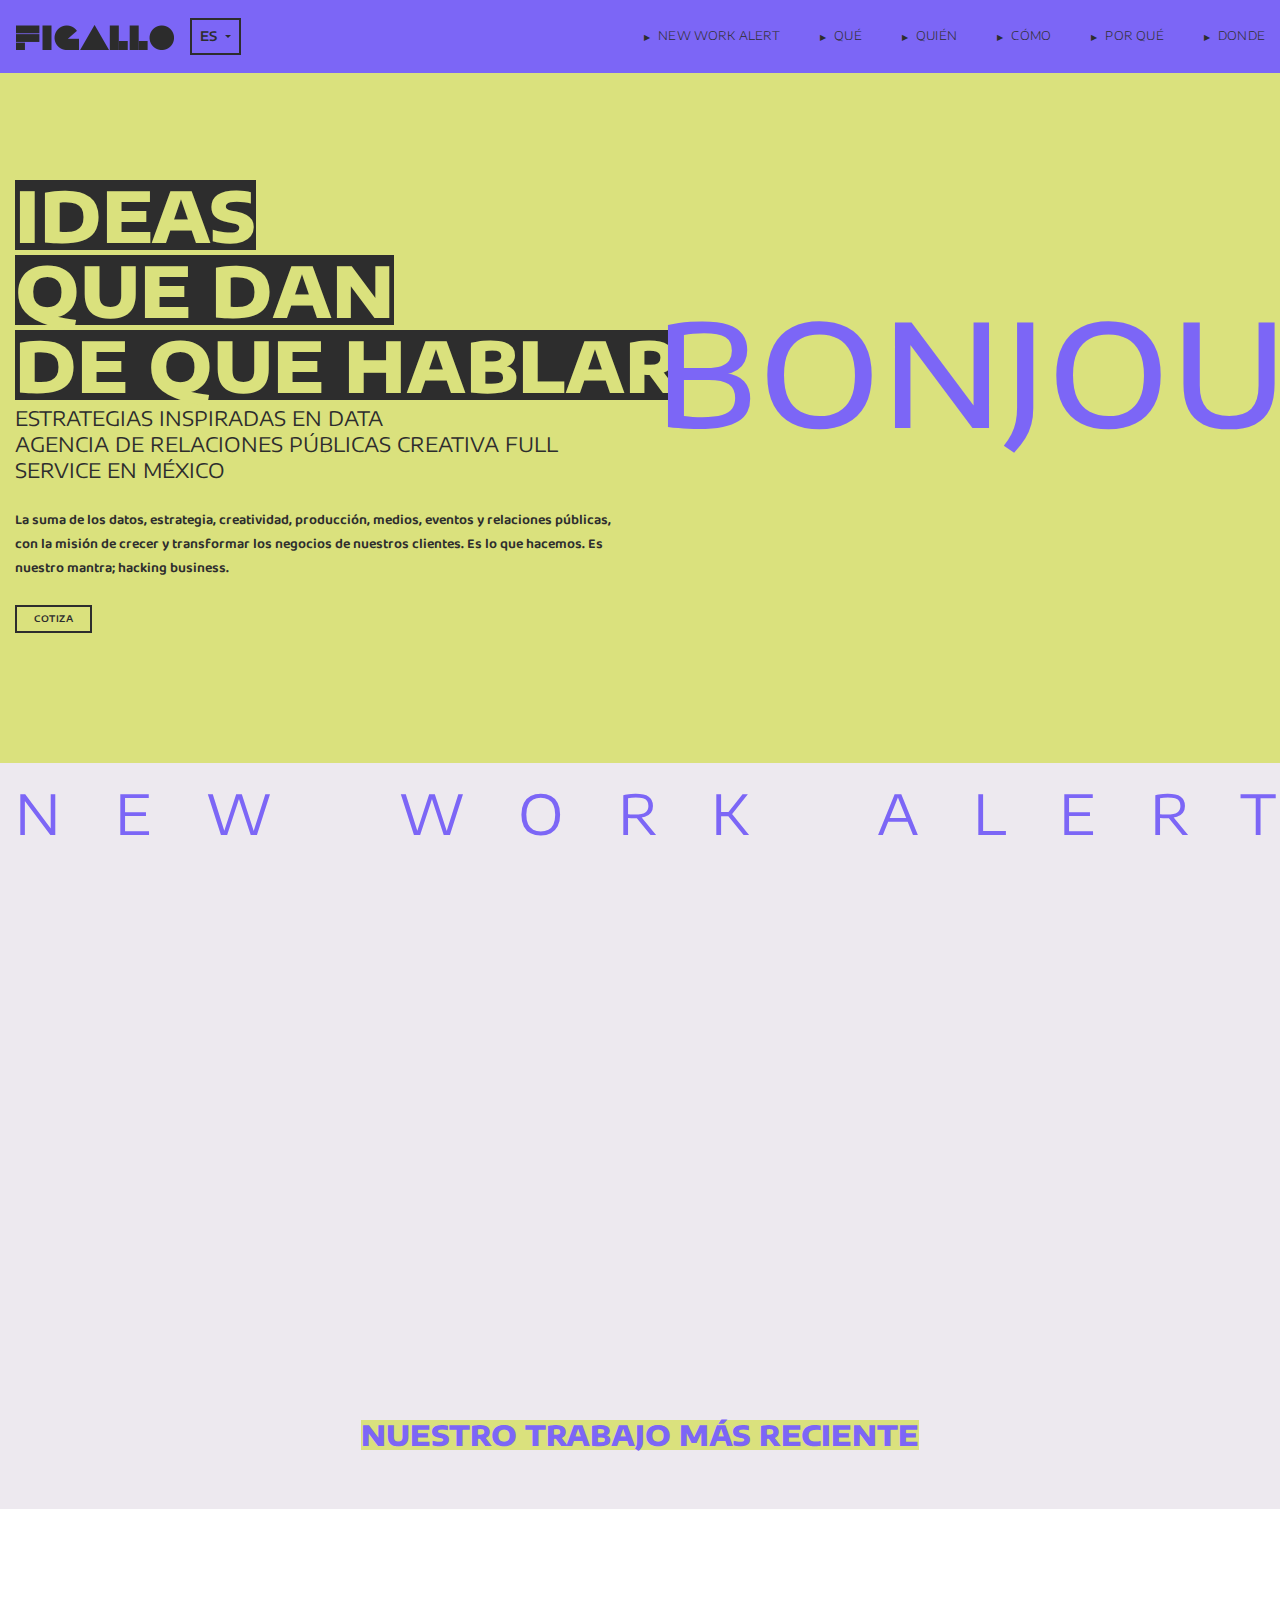
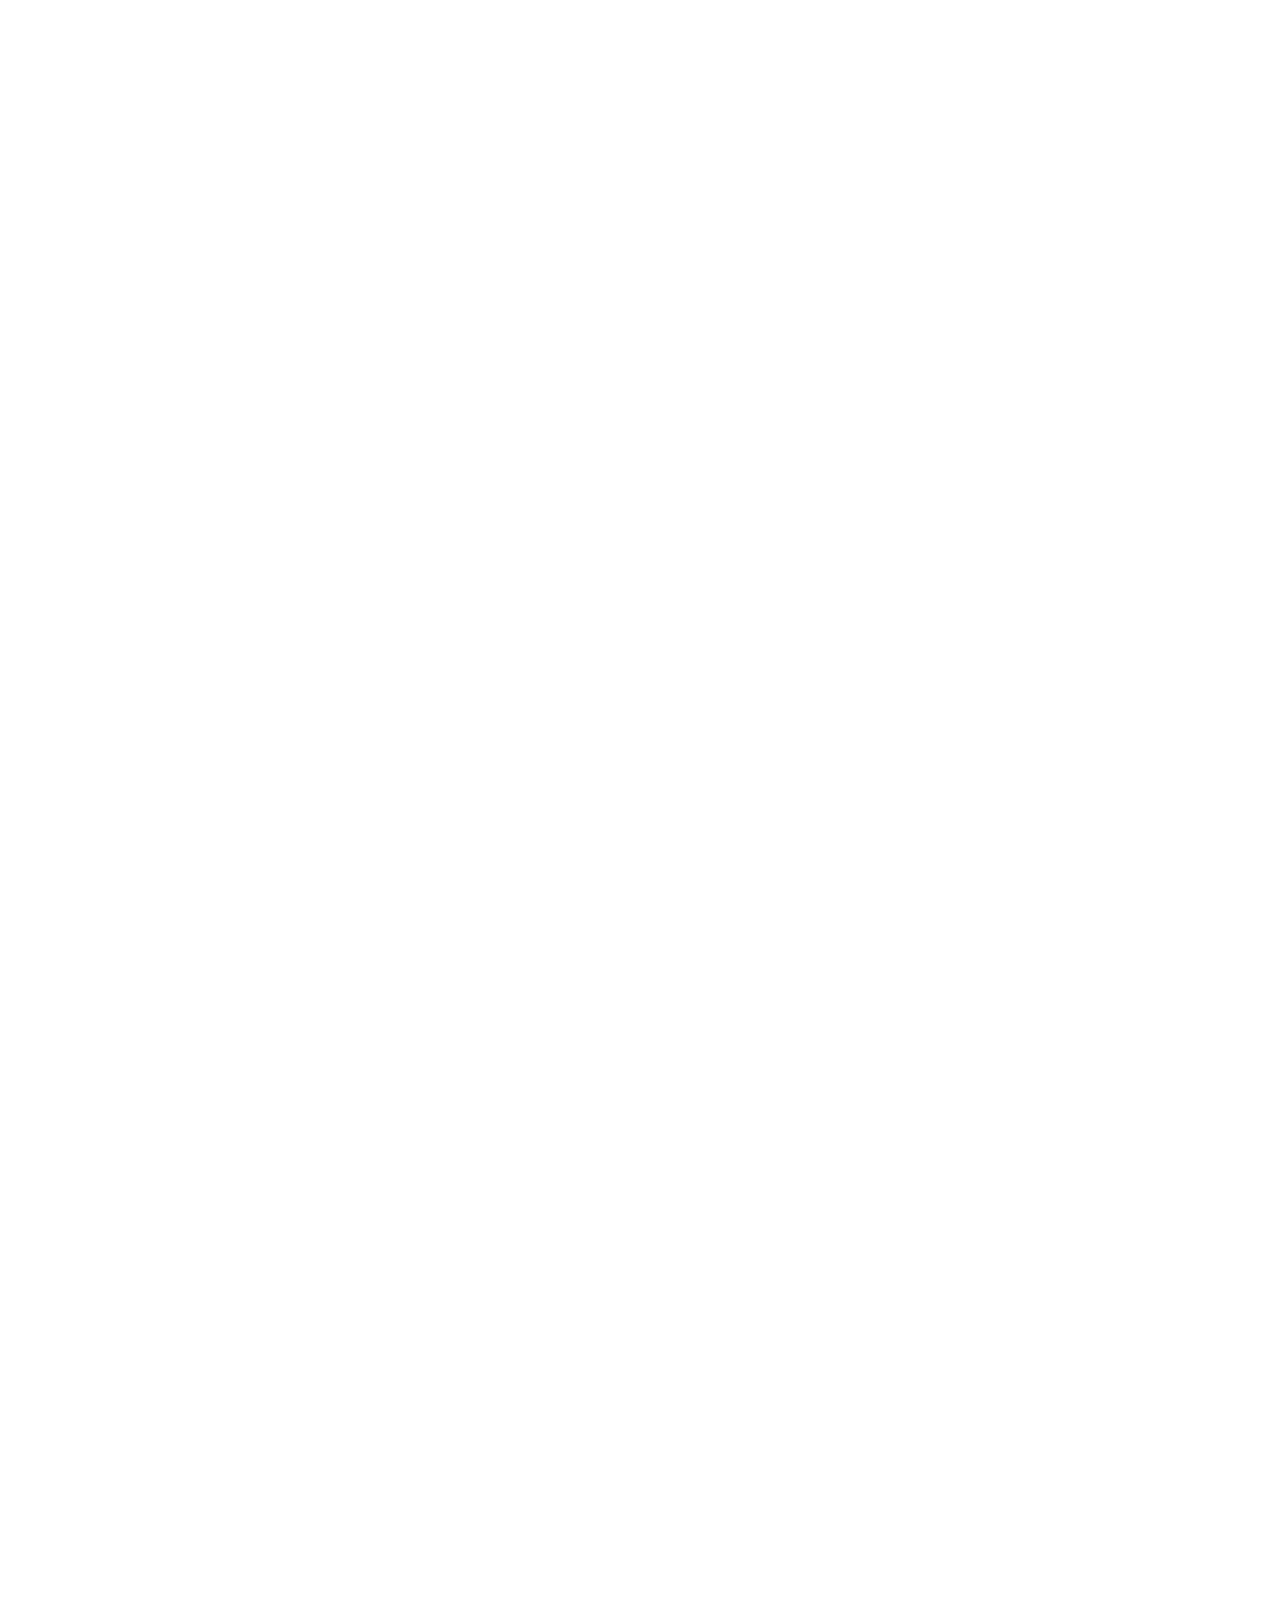
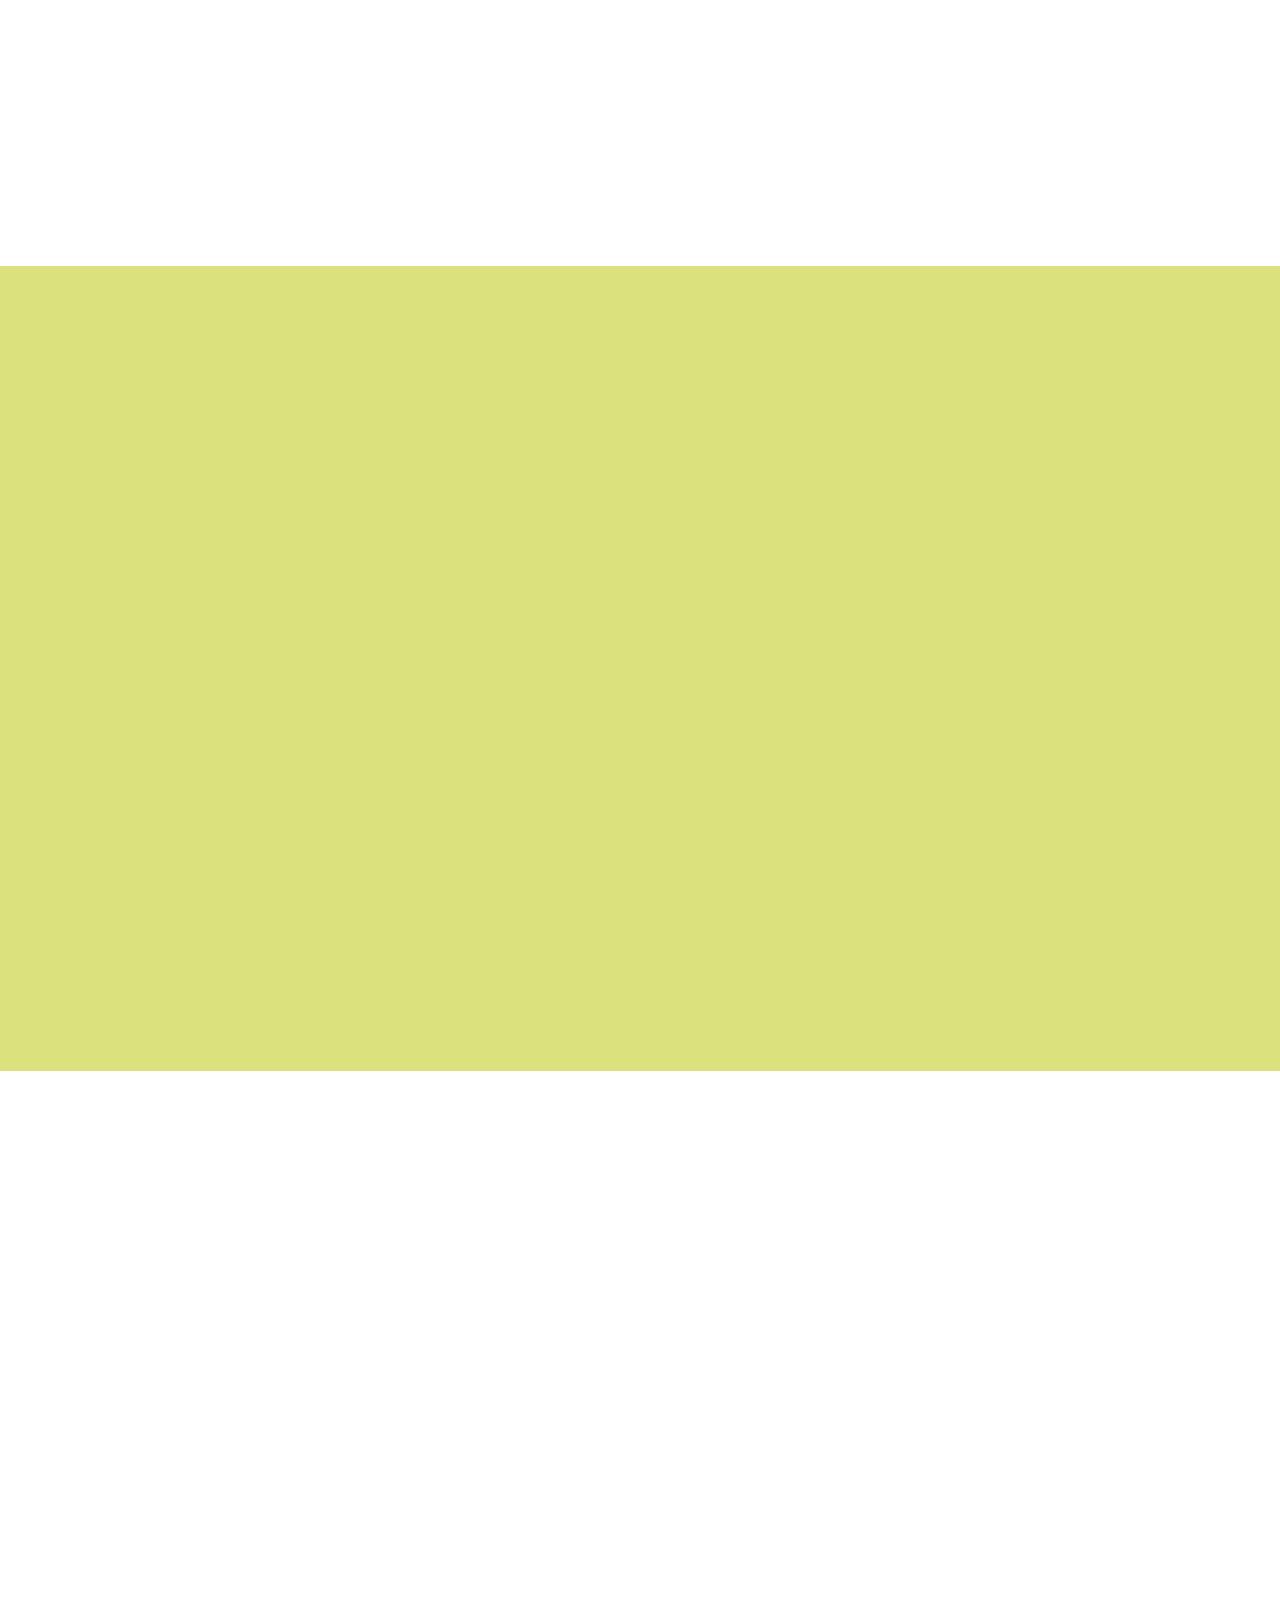
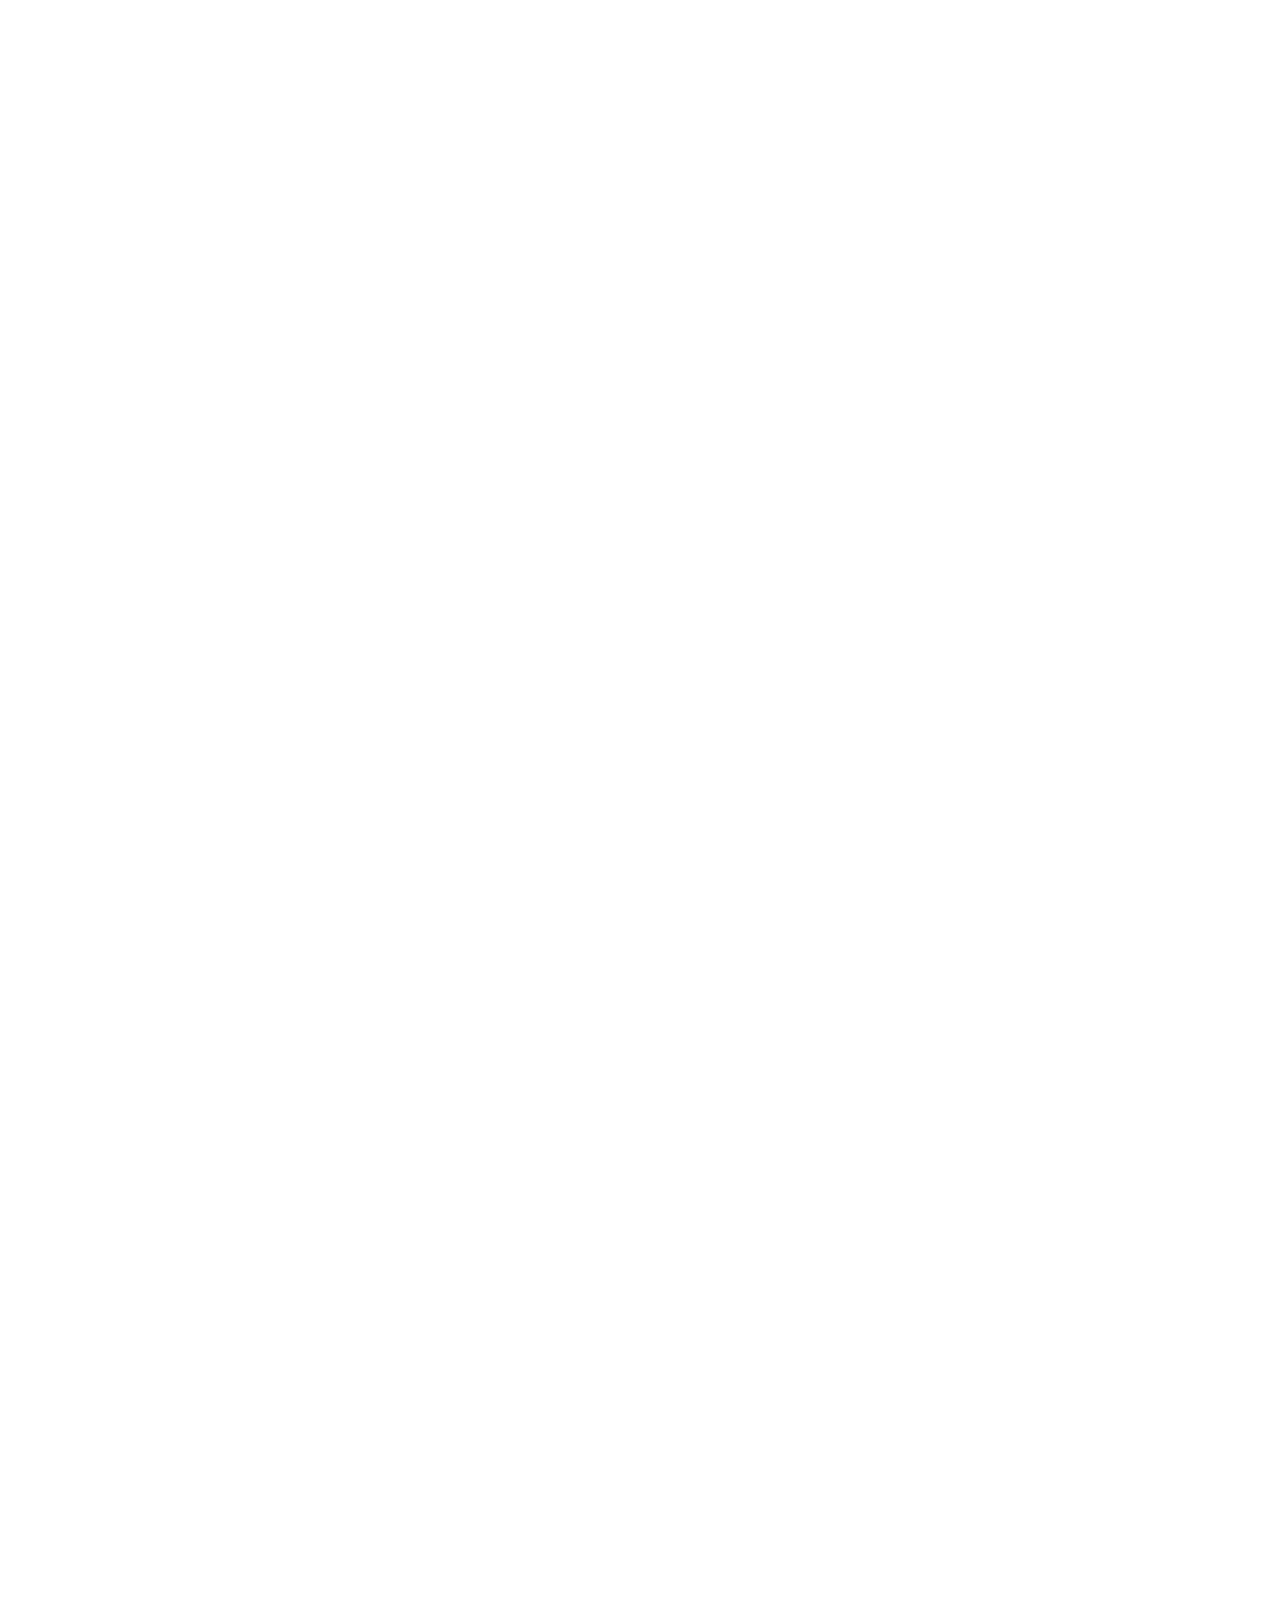
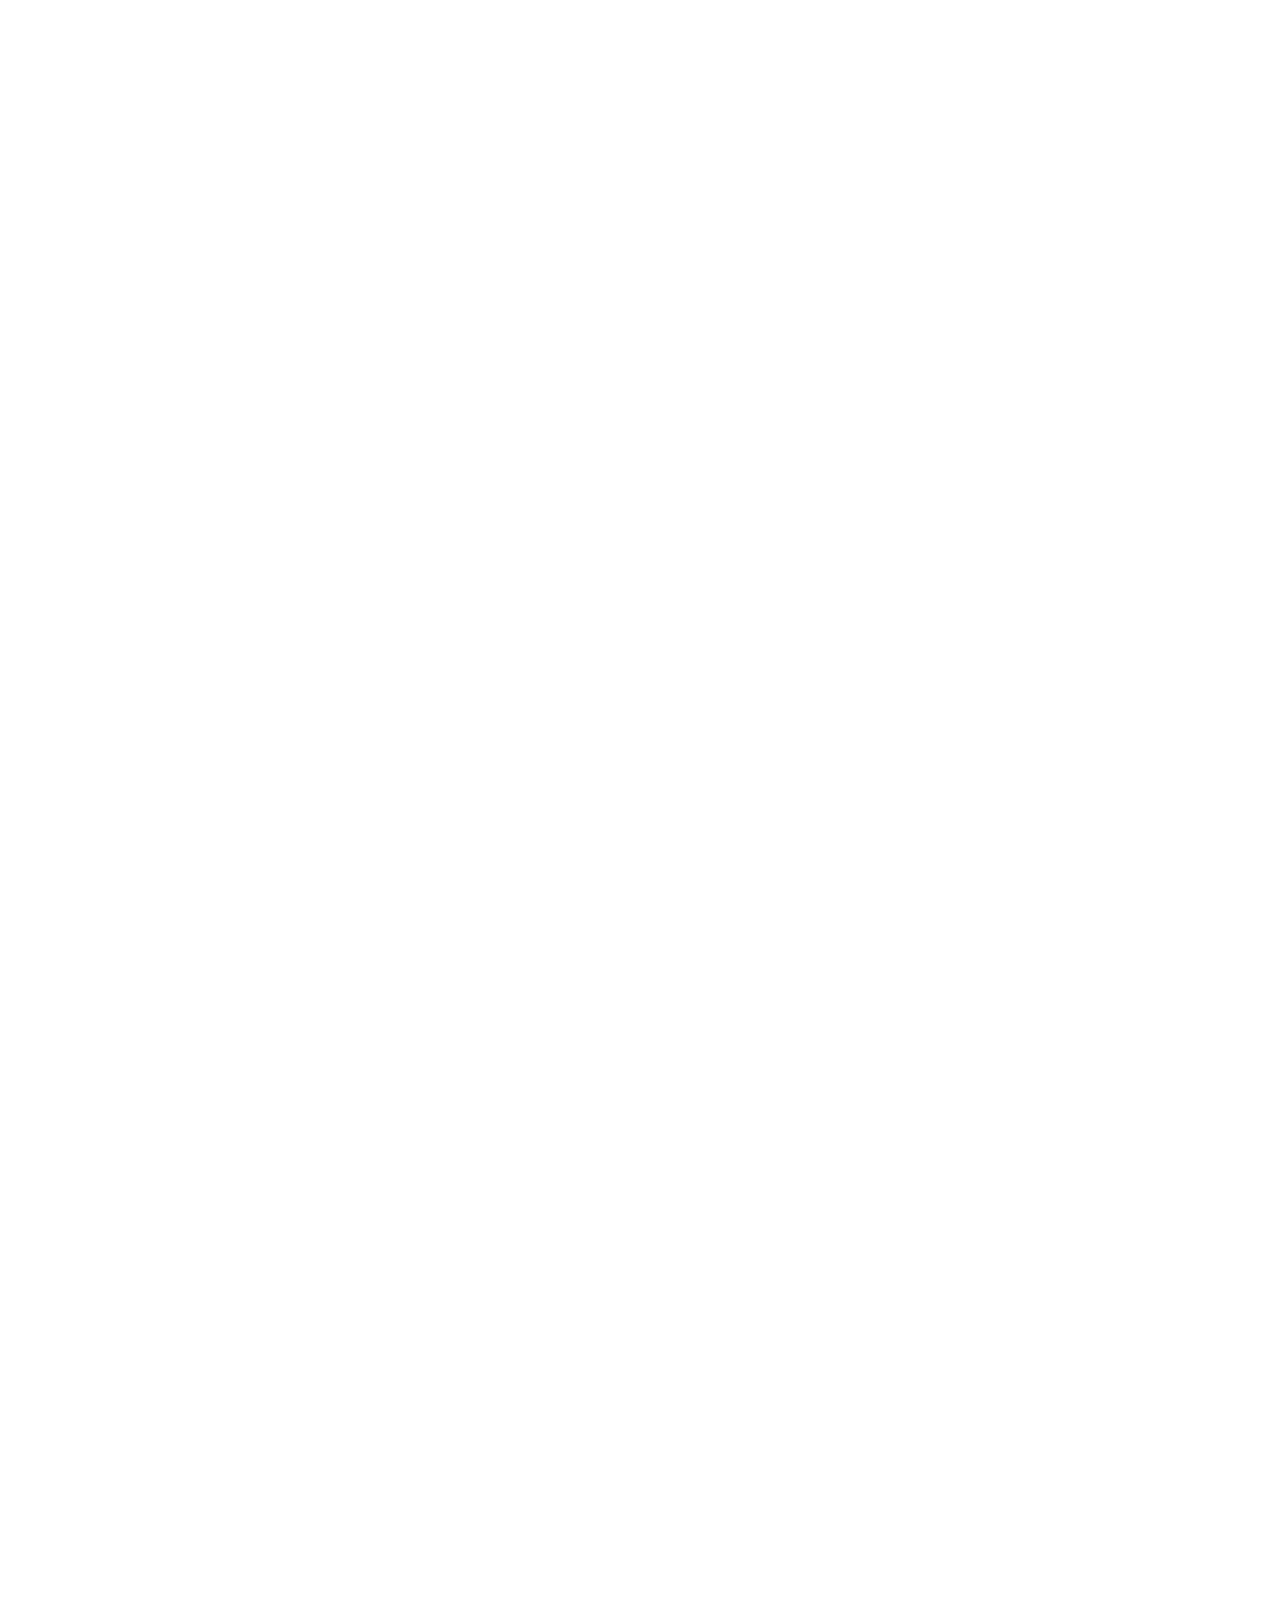
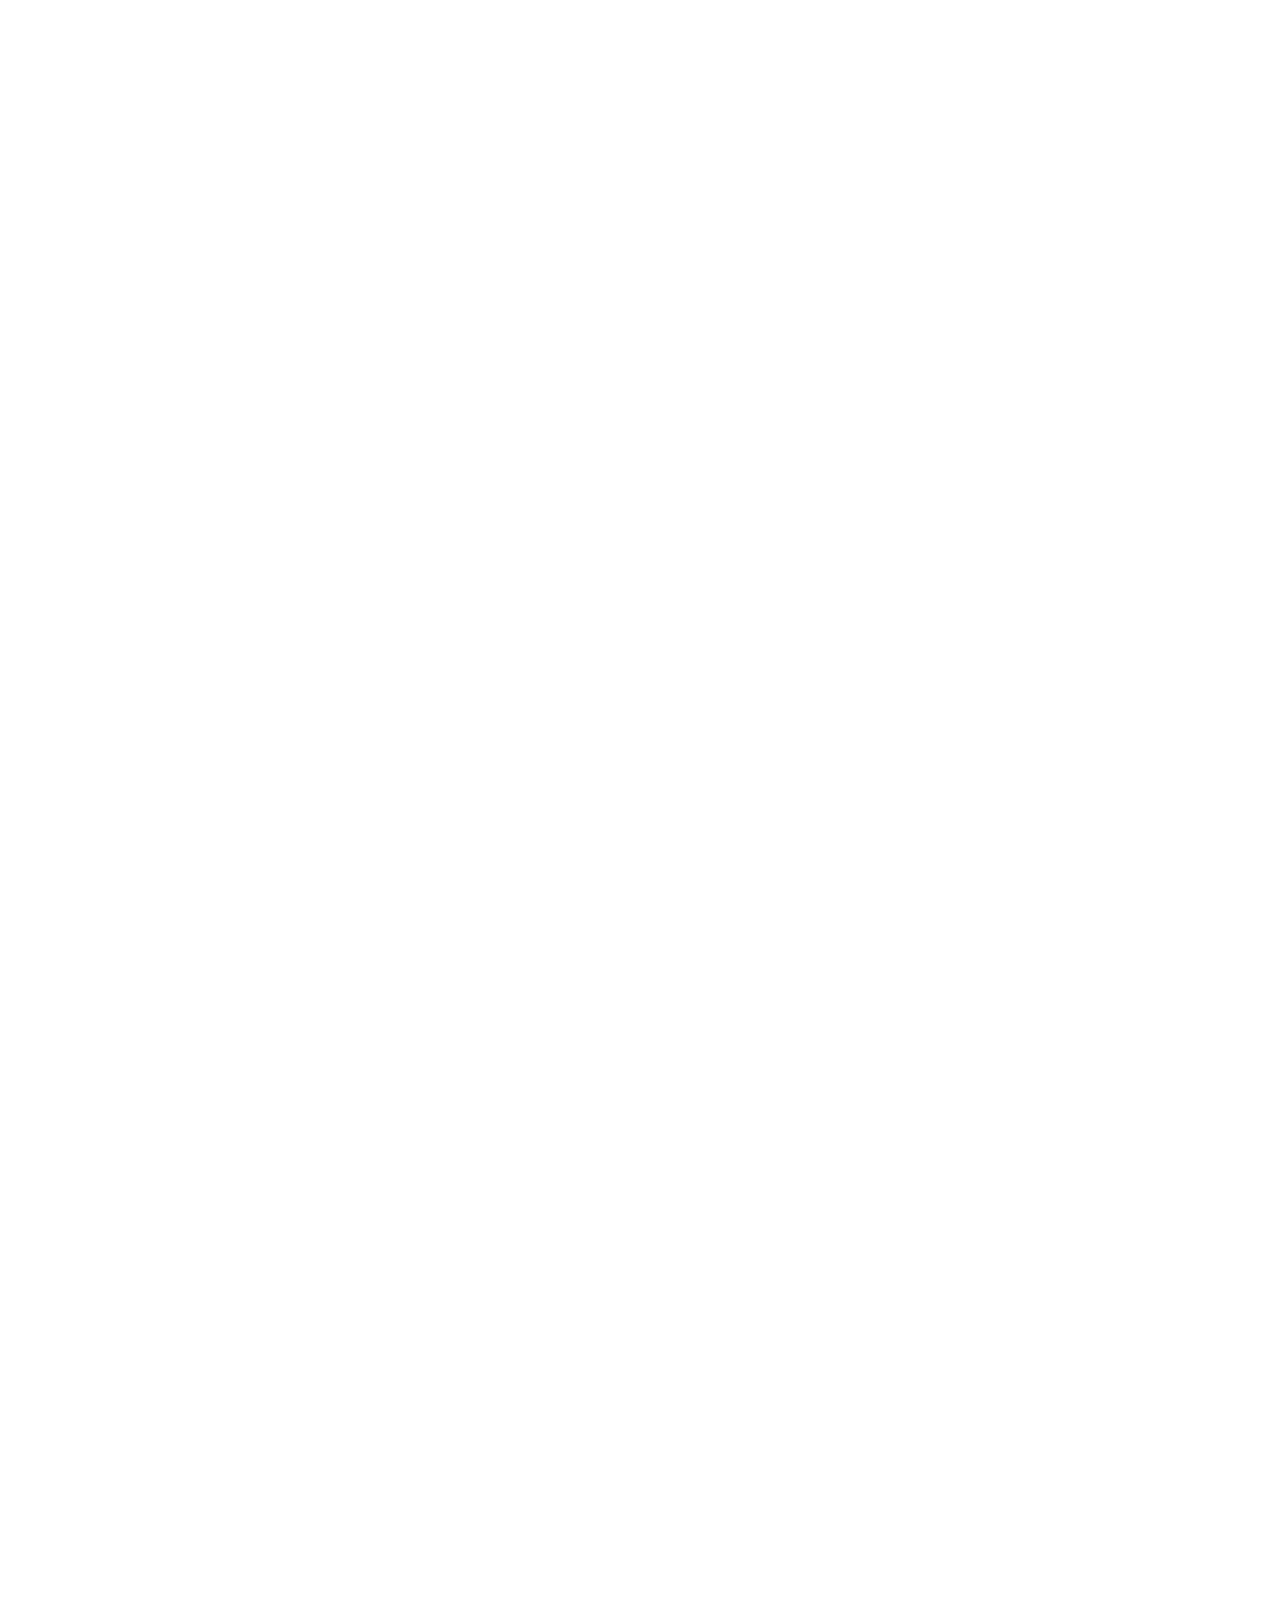
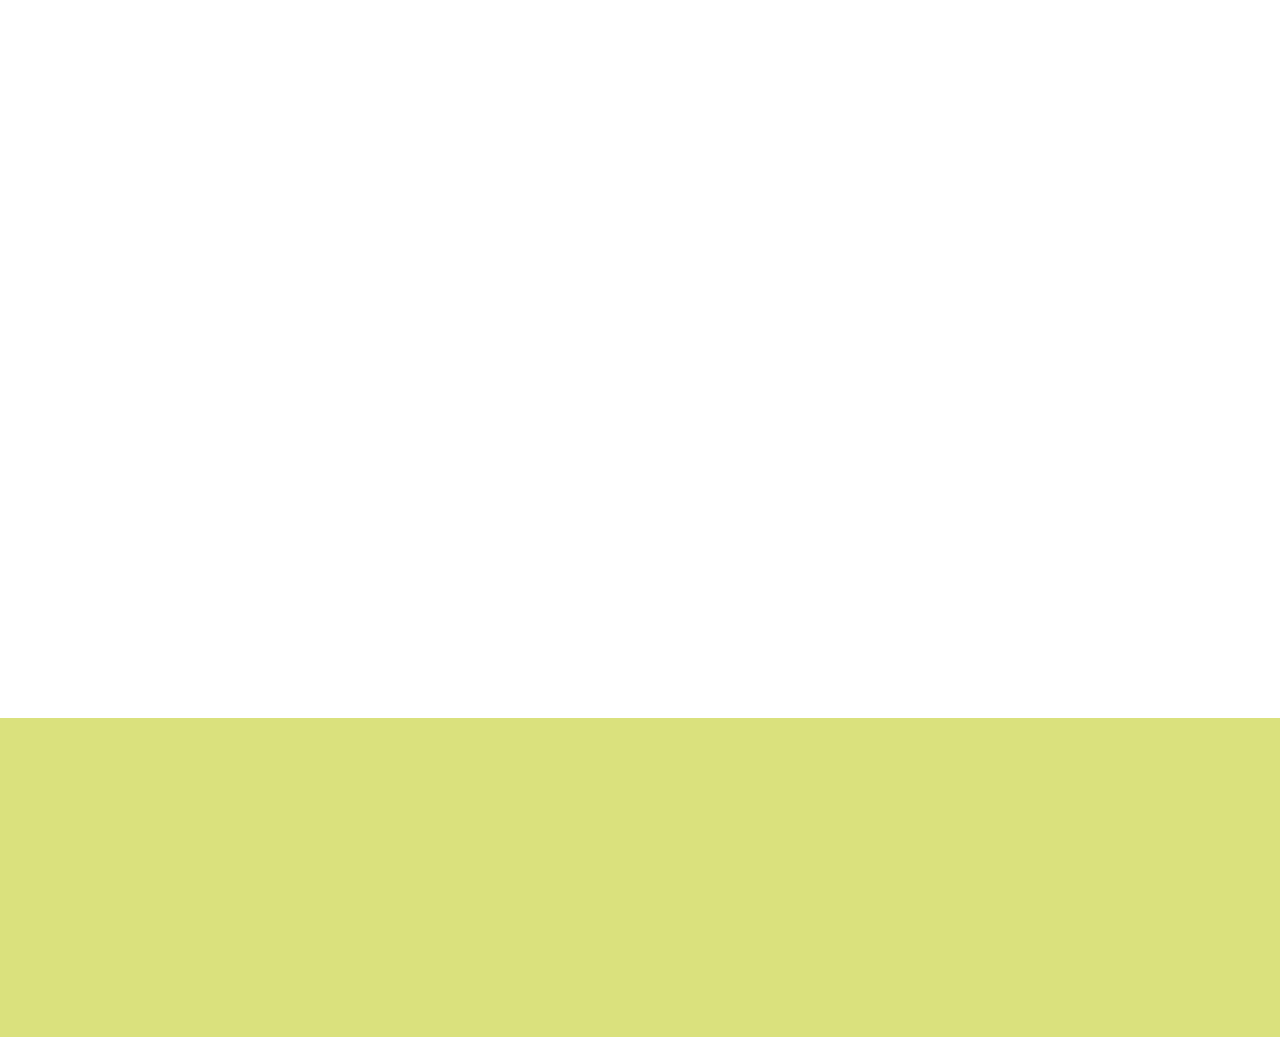
<file: index.html>
<!DOCTYPE html>
<html class="no-js" lang="es">
    <head>
        <!-- title -->
        <title>Figallo Agency | Creatividad Estratégica para Resolver Problemas de Negocio</title>
        <meta charset="utf-8">
        <meta http-equiv="X-UA-Compatible" content="IE=edge" />
		<meta name="viewport" content="width=device-width, initial-scale=1.0" />

		<!-- SEO Básico -->
		<meta name="description" content="Agencia creativa que resuelve problemas de negocio con estrategia e ideas que transforman marcas. Creatividad con propósito. Descubre Figallo.">
		<meta name="keywords" content="creatividad estratégica, marketing digital, branding, publicidad, estrategias digitales, Figallo Agency">
		<meta name="author" content="Figallo Agency">
		<meta name="robots" content="index, follow">

		<!-- Twitter Cards -->
		<meta name="twitter:card" content="summary_large_image">
		<meta name="twitter:title" content="Figallo Agency | Creatividad Estratégica para Resolver Problemas de Negocio">
		<meta name="twitter:description" content="Resolvemos problemas de negocio con creatividad estratégica. Las ideas son más grandes que la publicidad. Descubre cómo podemos potenciar tu marca.">
		<meta name="twitter:image" content="https://figallo.agency/images/twitter-image.jpg">
		<meta name="twitter:site" content="@FigalloAgency">

		<!-- Favicon -->
		<link rel="icon" href="images/favicon.ico" type="image/x-icon">
		<link rel="apple-touch-icon" sizes="180x180" href="images/og-image.png">

		<!--open grapg sociales-->
		<meta property="og:locale" content="es_MX" />
		<meta property="og:type" content="website" />
		<meta property="og:title" content="Figallo Agency | Creatividad Estratégica para Resolver Problemas de Negocio">
		<meta property="og:description" content="Las ideas son más grandes que la publicidad. Figallo Agency transforma desafíos en oportunidades con estrategias creativas innovadoras.">
		<meta property="og:url" content="https://figallo.agency/" />
		<meta property="og:site_name" content="Figallo Agency" />
		<meta property="og:image" content="https://figallo.agency/images/twitter-image.jpg" />
		<meta property="og:image:type" content="image/jpeg" />
		<meta property="og:image:width" content="800" />
		<meta property="og:image:height" content="800" />
		<meta property="og:image:alt" content="Figallo Agency | Creatividad Estratégica para Resolver Problemas de Negocio" />
		<!-- Scripts y Optimizaciones -->
		<link rel="canonical" href="https://figallo.agency/">
		<script type="application/ld+json">
		<!-- Datos Estructurados JSON-LD -->
		[{
			"@context": "https://schema.org",
			"@type": "Organization",
			"name": "Figallo Agency",
			"url": "https://figallo.agency",
			"logo": "https://figallo.agency/images/logo.png",
			"image": "https://figallo.agency/images/twitter-image.jpg",
			"description": "Las ideas son más grandes que la publicidad. Figallo Agency transforma desafíos en oportunidades con estrategias creativas innovadoras.",
			"address": {
				"@type": "PostalAddress",
				"streetAddress": "Calle Amberes 58 1/B",
				"addressLocality": "Delegación Cuauhtémoc",
				"addressRegion": "Ciudad de México",
				"postalCode": "6600",
				"addressCountry": "MX"
			},
			"telephone": "+52-55-5348-3948",
			"email": "contacto@figallo.com.mx",
			"priceRange": "$$$$$",
			"sameAs": [
				"https://www.instagram.com/figalloagency",
				"https://www.x.com/figalloagency",
				"https://www.linkedin.com/company/figallo/"
			],
			"areaServed": {
				"@type": "Country",
				"name": "Mexico"
			},
			"founder": {
				"@type": "Person",
				"name": "Vieri Figallo"
			},
			"foundingDate": "2008-01-01",
			"contactPoint": {
				"@type": "ContactPoint",
				"telephone": "+52-55-5348-3948",
				"contactType": "customer service",
				"areaServed": "MX",
				"availableLanguage": ["Spanish", "English", "Chinese"]
			},
			"services": [
				{
					"@type": "Service",
					"name": "Estrategia",
					"description": "Consultoría estratégica para definir objetivos a corto y largo plazo para marcas.",
					"serviceType": "Consultoría y análisis de marca, Investigación de mercado, Estrategia de posicionamiento de marca",
					"offers": {
						"@type": "Offer",
						"priceCurrency": "MXN",
						"price": "$$$$$"
					}
				},
				{
					"@type": "Service",
					"name": "Creatividad",
					"description": "Desarrollo de campañas creativas integrales que abarcan ATL, BTL, Digital, y RRSS.",
					"serviceType": "Creatividad All Line, Diseño de campañas, Redefinición de marca",
					"offers": {
						"@type": "Offer",
						"priceCurrency": "MXN",
						"price": "$$$$$"
					}
				},
				{
					"@type": "Service",
					"name": "Relaciones Públicas e Influencers",
					"description": "Creamos historias que los medios convierten en contenido y que la gente comparte. No somos una agencia de relaciones públicas tradicional, vamos más allá. Encontramos nuevas formas de conectar con tus stakeholders y amplificamos el propósito de tu marca.",
					"serviceType": "Relaciones Públicas Institucionales, Branded PR, Media Training, PR Disruptivo, Creación de manuales de gestión de crisis, Monitoreo digital y prensa, Conferencias de prensa, Influencer Marketing Integral",
					"offers": {
					  "@type": "Offer",
					  "priceCurrency": "MXN",
					  "price": "$$$$$"
					}
				  },
				  {
					"@type": "Service",
					"name": "Producción de Contenidos",
					"description": "Doing IA Content Studio es nuestra productora in-house donde fusionamos dos mundos: IA y contenido original. Esta combinación con inteligencia artificial acelera procesos, impulsa la creación de contenido y maximiza la eficiencia de los recursos, haciendo que las ideas cobren vida de manera más ágil, efectiva y relevante.",
					"serviceType": "Generación de imágenes y video con IA, Foto Fija, Producción Audiovisual Integral (pre, pro y postproducción), Creación de contenido para redes sociales (TikTok, Reels, Shorts), Producción de Branded Content & Publicidad, Producción en vivo & streaming (eventos, conferencias, experiencias), Producción de videos corporativos, Desarrollo de identidad sonora (audio branding)",
					"offers": {
					  "@type": "Offer",
					  "priceCurrency": "MXN",
					  "price": "$$$$$"
					}
				  },
				  {
					"@type": "Service",
					"name": "Eventos y Experiencias",
					"description": "Un evento es una experiencia donde tu marca se expresa y conecta con tu gente. Diseñamos un journey inmersivo, colocando a tu invitado en el centro de cada momento.",
					"serviceType": "Conceptualización y diseño de experiencias, Producción y logística de eventos, Eventos híbridos y streaming, Levantamiento de contenidos en eventos, Activaciones de marca & live marketing, Influencer marketing para eventos, Convocatoria de medios a eventos",
					"offers": {
					  "@type": "Offer",
					  "priceCurrency": "MXN",
					  "price": "$$$$$"
					}
				  },
				  {
					"@type": "Service",
					"name": "Performance y Medios",
					"description": "El algoritmo necesita contenido relevante que genere conexión. Cuando esa conexión sucede, la pauta amplifica el mensaje de tu marca, potenciando su impacto de manera estratégica. Pero no todo ocurre en digital; estar en el momento y lugar correcto requiere una estrategia omnicanal que combine plataformas online y medios tradicionales. Aplicamos creatividad, data e inteligencia de medios para maximizar visibilidad, conversión y resultados medibles.",
					"serviceType": "Creative Performance, Remarketing y retargeting, Publicidad en marketplaces (Amazon, Mercado Libre), Análisis de audiencias y segmentación avanzada, Performance Marketing, Gestión y optimización de Google Ads, Gestión y optimización de Meta, X, Taboola, Negociación, contratación e implementación de medios ATL",
					"offers": {
					  "@type": "Offer",
					  "priceCurrency": "MXN",
					  "price": "$$$$$"
					}
				  }
				  
				]
		},
		{
			"@context": "https://schema.org",
			"@type": "VideoObject",
			"name": "Demo Reel Figallo",
			"description": "Somos una agencia de efectividad; llegamos a esto cuando logramos cruzar nuestros servicios integrales con los cuatro modelos de trabajo propietarios que desarrollamos, para ser aplicados a los objetivos de negocio y comunicación de nuestros clientes.",
			"thumbnailUrl": "https://i.vimeocdn.com/video/2003887827-73884365e9fbfc785a552fa56f5e27c4a7c5fcaf227e54d6ebca0801e30ecd5f-d?mw=80&q=85",
			"uploadDate": "2025-04-10T08:00:00+00:00",
			"duration": "PT36S",
			"contentUrl": "https://vimeo.com/1074520815",
			"embedUrl": "https://player.vimeo.com/video/1074520815",
			"regionsAllowed": ["US", "MX"]
		}]
		</script>
        <!-- animation -->
        <link rel="stylesheet" href="css/animate.css" />
        <!-- bootstrap -->
        <link rel="stylesheet" href="css/bootstrap.min.css" />
        <!-- swiper carousel -->
        <link rel="stylesheet" href="css/swiper.min.css">
        <!-- magnific popup -->
        <link rel="stylesheet" href="css/magnific-popup.css" />
        <!-- style -->
        <link rel="stylesheet" href="css/style.css" media="all"/>
        <!-- responsive css -->
        <link rel="stylesheet" href="css/responsive.css" media="all"/>
        <!-- responsive css -->
        <link rel="stylesheet" href="css/figallo.css?v=1.2" />
        <!--[if IE]>
            <script src="js/html5shiv.js"></script>
        <![endif]-->
		<!-- Google Tag Manager -->
		<script>(function(w,d,s,l,i){w[l]=w[l]||[];w[l].push({'gtm.start':
		new Date().getTime(),event:'gtm.js'});var f=d.getElementsByTagName(s)[0],
		j=d.createElement(s),dl=l!='dataLayer'?'&l='+l:'';j.async=true;j.src=
		'https://www.googletagmanager.com/gtm.js?id='+i+dl;f.parentNode.insertBefore(j,f);
		})(window,document,'script','dataLayer','GTM-TB9VRN8N');</script>
		<!-- End Google Tag Manager -->
    </head>
    <body>   
		<!-- Google Tag Manager (noscript) -->
		<noscript><iframe src="https://www.googletagmanager.com/ns.html?id=GTM-TB9VRN8N" height="0" width="0" style="display:none;visibility:hidden"></iframe></noscript>
		<!-- End Google Tag Manager (noscript) -->
        <!-- start header -->
        <header>
            <!-- start navigation -->
            <nav class="navbar navbar-default bootsnav navbar-fixed-top background-black header-dark white-link nav-box-width white-link navbar-expand-lg">
                <div class="container-fluid nav-header-container">
                    <!-- start logo -->
                    <div class="col-auto pl-lg-0">
                        <a href="/" title="Figallo" class="logo"><img class="logo-figallo" src="images/logotipo_figallo_agencia_de_publicidad_en_mexico.png" width="160" height="25" data-rjs="images/logotipo_figallo_agencia_de_publicidad_en_mexico.png" class="logo-dark" alt="Figallo · Agencia de Publicidad en México"></a>
                    </div>
                    <!-- end logo -->
					<div class="dropdown mr-4">
						<button class="btn btn-sm btn-transparent-black text-black dropdown-toggle" type="button" id="dropdownMenu2" data-toggle="dropdown" aria-haspopup="true" aria-expanded="false">
						  <span id="lang">Es</span>
						</button>
						<div class="dropdown-menu dropdown-menu-right" id="lang-switcher">
							<button class="dropdown-item" type="button" data-value="es">Español</button>
						  	<button class="dropdown-item" type="button" data-value="en">English</button>
						  	<button class="dropdown-item" type="button" data-value="zh">奇诺</button>
						</div>
					</div>
                    <div class="col-auto col-lg accordion-menu pr-lg-0">
                        <button type="button" class="navbar-toggler collapsed" data-toggle="collapse" data-target="#navbar-collapse-toggle-1">
                            <span class="sr-only">toggle navigation</span>
                            <span class="icon-bar"></span>
                            <span class="icon-bar"></span>
                            <span class="icon-bar"></span>
                        </button>
                        <div class="navbar-collapse collapse justify-content-end" id="navbar-collapse-toggle-1">
                            <ul class="nav navbar-nav">
                                <li><a href="#new-work" title="NEW WORK ALERT" class="inner-link"><span class="icon-menu">▶</span> <span data-i18n="new_work_alert">NEW WORK ALERT</span></a></li>
                                <li><a href="#que" title="QUÉ" class="inner-link"><span class="icon-menu">▶</span> <span data-i18n="what">QUÉ</span></a></li>
                                <li><a href="#quien" title="QUIÉN" class="inner-link"><span class="icon-menu">▶</span> <span data-i18n="who">QUIÉN</span></a></li>
                                <li><a href="#como" title="CÓMO" class="inner-link"><span class="icon-menu">▶</span> <span data-i18n="how">CÓMO</span></a></li>
                                <li><a href="#por-que" title="POR QUÉ" class="inner-link"><span class="icon-menu">▶</span> <span data-i18n="why">POR QUÉ</span></a></li>
                                <li><a href="#donde" title="DÓNDE" class="inner-link"><span class="icon-menu">▶</span> <span data-i18n="where">DÓNDE</span></a></li>
                            </ul>
                        </div>
                    </div>
                </div>

                <!-- 
                <div class="col-auto responsivo">
                    <div class="header-social-icon d-none d-md-inline-block">
                        <ul id="accordion" class="nav navbar-nav navbar-left no-margin alt-font text-normal" data-in="fadeIn" data-out="fadeOut">
                            
                            <li class="dropdown megamenu-fw">
                                <a href="#">ES <span class="icon-idioma">▼</span>
                                
                                <div class="menu-back-div dropdown-menu megamenu-content mega-menu collapse mega-menu-full">
                                    <ul>
                                        
                                        <li class="mega-menu-column col-lg-3">
                                            
                                            <ul>
                                                <li><a href="#">EN</a></li>
                                                <li><a href="#">FR</a></li>
                                            </ul>
                                            
                                        </li>
                                        
                                    </ul>
                                    
                                </div>
                            </li>
                        </ul>                        
                    </div>
                </div>
                -->
            </div>

            </nav>
            <!-- end navigation --> 
        </header>
        <!-- end header -->
       
        <!-- start story section -->
        <section class="wow fadeIn back-verde" id="home">
            <div class="container-fluid"> 
                <div class="row align-items-center">
                     
                    <div class="col-12 col-lg-6 lg-padding-nine-right md-padding-15px-lr padding-50px-top wow fadeInRight" data-wow-delay="0.2s">
                        <h1 class="t-inicio mb-0"><span data-i18n="tagline_1">Ideas</span> <span data-i18n="tagline_2">que dan</span> <span data-i18n="tagline_3">de qué hablar</span></h1> 
                        <div class="text-extra-large color-gris may mb-0 font-weight-normal" data-i18n="data_driven_strategies">Estrategias inspiradas en data</div> 
                        <div class="text-extra-large color-gris may font-weight-normal mb-4" data-i18n="intro_title">Agencia de Relaciones Públicas Creativa Full Service en México</div>                           
                        <div class="clearfix"></div>
						<p class="t-baloo color-gris" data-i18n="intro_description">La suma de los datos, estrategia, creatividad, producción, medios, eventos y relaciones públicas, con la misión de crecer y transformar los negocios de nuestros clientes. Es lo que hacemos. 
                            Es nuestro mantra; hacking business.</p>
                        <a href="#donde" class="inner-link bold-baloo btn btn-very-small btn-transparent-black lg-margin-15px-bottom d-lg-inline-block md-margin-lr-auto"><b data-i18n="quote">COTIZA</b></a>
                        
                    </div>
                    <div class="col-12 col-lg-6 text-center md-margin-30px-bottom wow fadeInLeft">
                        <!--img src="images//hola__figallo_agencia_de_publicidad_en_mexico.gif" class="img-fluid" alt="Figallo · Agencia de Publicidad en México"-->

						<div id="saludo" aria-hidden="true">
							<span>Hola</span>
							<span>Hello</span>
							<span>Bonjour</span>
							<span>Hallo</span>
							<span>Ciao</span>
							<span>Olá</span>
							<span>Hej</span>
							<span>你好</span>
							<span>Hei</span>
							<span>Selam</span>
							<span>どうも</span>
							<span>Hai</span>
							<span>Bok</span>
							<span>Привіт</span>
						  </div>

                    </div>
                </div>
            </div>
        </section>
        <!-- end story section -->

         <!-- start section -->
         <section class="wow fadeIn last-paragraph-no-margin pt-0 back-morado pb-0" id="new-work">
            <div class="container-fluid">
                <div class="row justify-content-center back-claro">
                    <div class="col-12 text-center margin-20px-top margin-20px-bottom">
                        <!--img src="images/titulo_new_work_figallo_agencia_de_publicidad_en_mexico.svg" width="100%"-->
						<h2 class="subtitle color-morado" data-i18n="new_work_alert">New Work Alert</h2>
                    </div>
                    <div class="col-12 text-center margin-50px-top margin-30px-bottom wow fadeInLeft">
                        <iframe width="70%" height="450" src="https://www.youtube.com/embed/4wnGChyEgPM?si=Ch7m-MjUGD7Y1OKt" loading="lazy" title="Taxdown · Figallo Agency" frameborder="0" allow="accelerometer; autoplay; clipboard-write; encrypted-media; gyroscope; picture-in-picture; web-share" referrerpolicy="strict-origin-when-cross-origin" allowfullscreen></iframe>
                    </div>

                    <div class="col-12 margin-30px-bottom text-center margin-20px-bottom">
                        <h3 class="t-reciente"><span data-i18n="section_recent_work">Nuestro trabajo más reciente</span></h3>                        
                    </div>

                </div>
                <!--
                <div class="row align-items-center justify-content-center padding-30px-top">
                    <div class="swiper-slider-third swiper-pagination-bottom swiper-container black-move testimonial-style2 text-center padding-35px-bottom md-padding-50px-bottom sm-sm-padding-30px-bottom wow fadeIn">
                        <div class="swiper-wrapper">
                            
                            <div class="swiper-slide">
                                <div class="row justify-content-center m-0">
                                    <div class="col-12">
                                        <div class="testimonia-block width-90 sm-width-100 mx-auto">
                                            <iframe title="vimeo-player" src="https://player.vimeo.com/video/969074901?h=2a73c45095" width="100%" height="480" frameborder="0"    allowfullscreen></iframe>
                                        </div>
                                    </div>
                                </div>
                            </div> 
                           
                            <div class="swiper-slide">
                                <div class="row justify-content-center m-0">
                                    <div class="col-12">
                                        <div class="testimonia-block width-90 sm-width-100 mx-auto">
                                            <iframe title="vimeo-player" src="https://player.vimeo.com/video/969074901?h=2a73c45095" width="100%" height="460" frameborder="0"    allowfullscreen></iframe>
                                        </div>
                                    </div>
                                </div>
                            </div> 
                            
                            <div class="swiper-slide">
                                <div class="row justify-content-center m-0">
                                    <div class="col-12">
                                        <div class="testimonia-block width-90 sm-width-100 mx-auto">
                                            <iframe title="vimeo-player" src="https://player.vimeo.com/video/969074901?h=2a73c45095" width="100%" height="460" frameborder="0"    allowfullscreen></iframe>
                                        </div>
                                    </div>
                                </div>
                            </div> 
                           
                        </div>
                        <div class="swiper-pagination swiper-pagination-third"></div>
                        <div class="swiper-button-next slider-long-arrow-white d-none"></div>
                        <div class="swiper-button-prev slider-long-arrow-white d-none"></div>
                    </div>
                    
                </div>
                -->
            </div>
        </section>
        <!-- end section -->

         <!-- start section -->
         <section class="wow fadeIn last-paragraph-no-margin pt-0 back-verde pb-0" id="que">
            <div class="container-fluid">
                <div class="row justify-content-center back-oscuro">
                    <div class="col-12 text-center margin-20px-top margin-20px-bottom">
                        <!--img src="images/titulo_que-hacemos_figallo_agencia_de_publicidad_en_mexico.svg" width="100%"-->
						<h2 class="subtitle color-verde que" data-i18n="section_what_we_do">Qué hacemos</h2>
                    </div>
                </div>
            </div>

            <div class="container-fluid">
                <div class="row justify-content-center margin-50px-top padding-30px-bottom">
                    <div class="col-12 col-md-6 col-lg-3 margin-20px-bottom padding-30px-top">
                        <h3 class="color-gris t-hacemos triangulo" data-i18n="strategy_title">ESTRATEGIA</h3>
                        
                    </div>
                    <div class="col-12 col-md-6 col-lg-3  margin-20px-bottom">
                        <p class="color-gris" data-i18n="strategy_description">Todo proyecto comienza aquí, con un planteamiento estratégico. Se trata de equilibrar lo urgente y lo importante, alineando los objetivos de nuestros clientes para alcanzar metas a corto y largo plazo. Para construir marcas deseadas, necesarias y queridas, la clave es la estrategia, no con ocurrencias.</p> 
                    </div>
                    <div class="col-12 col-md-6 col-lg-3">
                        <ul class="color-gris bullet mb-0">
                            <li data-i18n="brand_consulting_and_analysis">Consultoría y análisis de marca</li>
                            <li data-i18n="data_interpretation">Interpretación de datos (Business Intelligence)</li>
                            <li data-i18n="research_and_cool_hunting">Investigación & cool hunting</li>
                            <li data-i18n="benchmarks">Benchmarks</li>
                        </ul>
                      
                    </div>
                    <div class="col-12 col-md-6 col-lg-3">
                        <ul class="color-gris bullet">
                            <li data-i18n="consumer_analysis">Análisis del consumidor</li>
							<li data-i18n="brand_positioning_strategy">Estrategia de posicionamiento de marca</li>
							<li data-i18n="brand_perception_analysis">Análisis de percepción de marca</li>
							<li data-i18n="monitoring_insights_and_social_listening">Monitoreo de insights y social listening</li>    
                        </ul>
                    </div>
                </div>

                <div class="row justify-content-center back-oscuro padding-30px-bottom padding-50px-top">
                    <div class="col-12 col-md-6 col-lg-3 margin-20px-bottom padding-30px-top">
                        <h3 class="color-verde t-hacemos triangulo-v" data-i18n="creativity_title">CREATIVIDAD </h3>
                        <h4 class="st-hacemos">360 / ATL / BTL / DIGITAL / RRSS</h4>   
                    </div>
                    <div class="col-12 col-md-6 col-lg-3 margin-20px-bottom">
                        <p class="color-verde" data-i18n="creativity_description">No basta con tener datos y análisis, hay que interpretarlos para impulsar el crecimiento de los negocios. Crear es la clave para conectar con la gente, porque sí, hablamos de gente, no de targets ni públicos objetivos. Las ideas  son más grandes que la publicidad.</p> 
                    </div>
                    <div class="col-12 col-md-6 col-lg-3">
                        <ul class="color-verde verde-bullet mb-0">
                            <li data-i18n="all_line_creativity_description">Creatividad All Line (ATL, BTL, Digital, PR, Experience)</li>
                            <li data-i18n="developing_brand_purpose_description">Desarrollo de propósito para marcas</li>
                            <li data-i18n="designing_comprehensive_campaigns_description">Diseño de campañas integrales</li>
                            <li data-i18n="brand_redefinition_description">Redefinición de marca; desde cero o crearlas</li>                        
                        </ul>
                    </div>
                    <div class="col-12 col-md-6 col-lg-3">
                        <ul class="color-verde verde-bullet">
                            <li data-i18n="creating_new_business_units_description">Creación de nuevas unidades de negocio dentro de tu empresa</li>
                            <li data-i18n="institutional_advertising_campaigns_description">Campañas de publicidad institucional</li>
                            <li data-i18n="creative_consulting_description">Consultoría Creativa</li>
                            <li data-i18n="brand_narrative_and_storytelling_description">Narrativa de marca y storytelling</li>                    
                        </ul>
                    </div>
                </div>

                <div class="row justify-content-center padding-30px-bottom padding-50px-top">
                    <div class="col-12 col-md-6 col-lg-3 margin-20px-bottom">
                        <h3 class="color-gris t-hacemos triangulo">
							<div data-i18n="pr_title_1">RELACIONES</div>
                            <div data-i18n="pr_title_2">PÚBLICAS</div>
                            <div data-i18n="pr_title_3">E INFLUENCERS</div>
						</h3>

                       <!--a href="https://player.vimeo.com/video/969074901?h=2a73c45095" class="ml-izq bold-baloo popup-vimeo btn btn-very-small btn-transparent-black margin-15px-top d-lg-inline-block md-margin-lr-auto"><b>VER VIDEO</b></a-->
   
                    </div>
                    <div class="col-12 col-md-6 col-lg-3 margin-20px-bottom">
                        <p class="color-gris" data-i18n="public_relations_and_influencers_description">Creamos historias que los medios convierten en contenido y que la gente comparte. No somos una agencia de relaciones públicas tradicional, vamos más allá. Encontramos nuevas formas de conectar con tus stakeholders y amplificamos el propósito de tu marca.</p> 
                    </div>
                    <div class="col-12 col-md-6 col-lg-3">
                        <ul class="color-gris bullet mb-0">
                            <li data-i18n="institutional_public_relations_description">Relaciones Públicas Institucionales</li>
                            <li data-i18n="branded_pr_description">Branded PR</li>
                            <li data-i18n="media_training_description">Media Training</li>
                            <li data-i18n="disruptive_pr_description">PR Disruptivo</li>
                        </ul>
                    </div>
                    <div class="col-12 col-md-6 col-lg-3">
                        <ul class="color-gris bullet">
                            <li data-i18n="creating_crisis_management_manuals_description">Creación de manuales de gestión de crisis</li>
                            <li data-i18n="digital_and_press_monitoring_description">Monitoreo digital y prensa</li>
                            <li data-i18n="press_conferences_description">Conferencias de prensa</li>
                	        <li data-i18n="influencer_marketing_description">Influencer Marketing Integral</li>
                        </ul>
                    </div>
                </div>

                <div class="row justify-content-center back-oscuro padding-30px-bottom padding-50px-top">
                    <div class="col-12 col-md-6 col-lg-3 margin-20px-bottom">
                        <h3 class="color-verde t-hacemos triangulo-v">
							<div data-i18n="content_title_1">PRODUCCIÓN</div>
                            <div data-i18n="content_title_2">DE CONTENIDOS</div>
						</h3>

                       <!--a href="https://player.vimeo.com/video/969074901?h=2a73c45095" class="ml-izq bold-baloo popup-vimeo btn btn-very-small btn-transparent-white margin-15px-top  d-lg-inline-block md-margin-lr-auto"><b>VER VIDEO</b></a-->
  
                    </div>
                    <div class="col-12 col-md-6 col-lg-3 margin-20px-bottom">
                        <p class="color-verde" data-i18n="content_production_description">Doing IA Content Studio es nuestra productora in-house donde fusionamos dos mundos: IA y contenido original. Esta combinación con inteligencia artificial acelera procesos, impulsa la creación de contenido y maximiza la eficiencia de los recursos, haciendo que las ideas cobren vida de manera más ágil, efectiva y relevante.</p> 
                    </div>
                    <div class="col-12 col-md-6 col-lg-3">
                        <ul class="color-verde verde-bullet mb-0">
                            <li data-i18n="generating_images_and_video_with_ai_description">Generación de imágenes y video con IA</li>
                            <li data-i18n="still_photography_description">Foto Fija</li>
                            <li data-i18n="comprehensive_audiovisual_production_description">Producción Audiovisual Integral (pre, pro y postproducción)</li>
                            <li data-i18n="creating_content_for_social_media_description">Creación de contenido para redes sociales (TikTok, Reels, Shorts)</li>
                        </ul>
                    </div>
                    <div class="col-12 col-md-6 col-lg-3">
                        <ul class="color-verde verde-bullet">
                            <li data-i18n="branded_content_and_advertising_production_description">Producción de Branded Content & Publicidad</li>
                            <li data-i18n="live_production_and_streaming_description">Producción en vivo & streaming (eventos, conferencias, experiencias)</li>
                            <li data-i18n="corporate_video_production_description">Producción de videos corporativos</li>
                            <li data-i18n="developing_sound_identity_description">Desarrollo de identidad sonora (audio branding)</li>
                        </ul>
                    </div>
                </div>

                <div class="row justify-content-center padding-30px-bottom padding-50px-top">
                    <div class="col-12 col-md-6 col-lg-3 margin-20px-bottom">
                        <h3 class="color-gris t-hacemos triangulo">
							<div data-i18n="events_title_1">EVENTOS</div>
                            <div data-i18n="events_title_2">Y</div>
                            <div data-i18n="events_title_3">EXPERIENCIAS</div>
						</h3>

                       <!--a href="https://player.vimeo.com/video/969074901?h=2a73c45095" class="ml-izq bold-baloo popup-vimeo btn btn-very-small btn-transparent-black margin-15px-top  d-lg-inline-block md-margin-lr-auto"><b>VER VIDEO</b></a-->

                    </div>
                    <div class="col-12 col-md-6 col-lg-3 margin-20px-bottom">
                        <p class="color-gris" data-i18n="events_and_experiences_description">Un evento es una experiencia donde tu marca se expresa y conecta con tu gente. Diseñamos un journey inmersivo, colocando a tu invitado en el centro de cada momento.</p> 
                    </div>
                    <div class="col-12 col-md-6 col-lg-3">
                        <ul class="color-gris bullet mb-0">
                            <li data-i18n="conceptualization_and_design_of_experiences_description">Conceptualización y diseño de experiencias</li>
                            <li data-i18n="event_production_and_logistics_description">Producción y logística de eventos</li>
                            <li data-i18n="hybrid_events_and_streaming_description">Eventos híbridos y streaming</li>
                            <li data-i18n="content_capture_at_events_description">Levantamiento de contenidos en eventos</li>
                        </ul>
                    </div>
                    <div class="col-12 col-md-6 col-lg-3">
                        <ul class="color-gris bullet">
                            <li data-i18n="brand_activations_and_live_marketing_description">Activaciones de marca & live marketing</li>
                            <li data-i18n="influencer_marketing_for_events_description">Influencer marketing para eventos</li>
                            <li data-i18n="media_outreach_to_events_description">Convocatoria de medios a eventos</li>
                        </ul>
                    </div>
                </div>

                <div class="row justify-content-center back-oscuro padding-30px-bottom padding-50px-top">
                    <div class="col-12 col-md-6 col-lg-3 margin-20px-bottom">
                        <h3 class="color-verde t-hacemos triangulo-v">
							<div data-i18n="branding_title_1">DISEÑO</div>
                            <div data-i18n="branding_title_2">E</div>
                            <div data-i18n="branding_title_3">IDENTIDAD</div>
                        </h3>

                        <!--a href="https://player.vimeo.com/video/969074901?h=2a73c45095" class="ml-izq bold-baloo popup-vimeo btn btn-very-small btn-transparent-white margin-15px-top d-lg-inline-block md-margin-lr-auto"><b>VER VIDEO</b></a-->

                    </div>
                    <div class="col-12 col-md-6 col-lg-3 margin-20px-bottom">
                        <p class="color-verde" data-i18n="branding_and_design_description">Construir una marca desde cero o renovarla es un proceso estratégico que le da su propio ADN. Desde el naming, creamos una identidad fuerte y memorable desde el primer contacto. Diseñamos narrativas visuales para darle personalidad a tu marca.</p> 
                    </div>
                    <div class="col-12 col-md-6 col-lg-3">
                        <ul class="color-verde verde-bullet mb-0">
                            <li data-i18n="naming_description">Naming</li>
                            <li data-i18n="logos_description">Logotipos </li>
                            <li data-i18n="packaging_description">Packaging</li>
                            <li data-i18n="developing_brand_books_and_style_guides_description">Desarrollo de brand books y guías de estilo</li>
                        </ul>
                    </div>
                    <div class="col-12 col-md-6 col-lg-3">
                        <ul class="color-verde verde-bullet">
                            <li data-i18n="implementing_branding_in_physical_and_digital_spaces_description">Implementación de branding en espacios físicos y digitales</li>
                            <li data-i18n="graphic_design_services_description">Servicios de diseño gráfico</li>
                            <li data-i18n="art_direction_services_description">Servicios de dirección de arte</li>
                            <li data-i18n="signage_and_brand_space_design_description">Diseño de señalética y espacios de marca</li>
                        </ul>
                    </div>
                </div>

                <div class="row justify-content-center padding-50px-bottom padding-50px-top">
                    <div class="col-12 col-md-6 col-lg-3 margin-20px-bottom">
                        <h3 class="color-gris t-hacemos triangulo">
							<div data-i18n="media_title_1">PERFORMANCE</div>
                            <div data-i18n="media_title_2">Y</div>
							<div data-i18n="media_title_3">MEDIOS</div>
                        </h3>

                        <!--a href="https://player.vimeo.com/video/969074901?h=2a73c45095" class="ml-izq bold-baloo popup-vimeo btn btn-very-small btn-transparent-black margin-15px-top  d-lg-inline-block md-margin-lr-auto"><b>VER VIDEO</b></a-->

                    </div>
                    <div class="col-12 col-md-6 col-lg-3 margin-20px-bottom">
                        <p class="color-gris" data-i18n="performance_and_media_description">El algoritmo necesita contenido relevante que genere conexión. Cuando esa conexión sucede, la pauta amplifica el mensaje de tu marca, potenciando su impacto de manera estratégica. Pero no todo ocurre en digital; estar en el momento y lugar correcto requiere una estrategia omnicanal que combine plataformas online y medios tradicionales. Aplicamos creatividad, data e inteligencia de medios para maximizar visibilidad, conversión y resultados medibles.</p> 
                    </div>
                    <div class="col-12 col-md-6 col-lg-3">
                        <ul class="color-gris bullet mb-0">
                            <li data-i18n="creative_performance_description">Creative Performance</li>
                            <li data-i18n="remarketing_and_retaking_description">Remarketing y retargeting</li>
                            <li data-i18n="advertising_on_marketplaces_description">Publicidad en marketplaces (Amazon, Mercado Libre) </li>
                        	<li data-i18n="audience_analysis_and_advanced_segmentation_description">Análisis de audiencias y segmentación avanzada</li>
                        </ul>
                    </div>
                    <div class="col-12 col-md-6 col-lg-3">
                        <ul class="color-gris bullet">
                            <li data-i18n="performance_marketing_description">Performance Marketing </li>
                            <li data-i18n="google_ads_management_and_optimization_description">Gestión y optimización de Google Ads </li>
                            <li data-i18n="meta_x_taboola_management_and_optimization_description">Gestión y optimización de Meta, X, Taboola</li>
                            <li data-i18n="negotiation_contracting_and_implementation_of_atl_media_description">Negociación, contratación e implementación de medios ATL</li>
                        </ul>
                    </div>
                </div>
            </div>
        </section>
        <!-- end section -->


        <!-- 
        <section class="wow fadeIn last-paragraph-no-margin pt-0 back-verde pb-0" id="que">
            <div class="container-fluid">
                <div class="row justify-content-center back-oscuro">
                    <div class="col-12 text-center margin-20px-top margin-20px-bottom">
                        <img src="images/titulo_que-hacemos_figallo_agencia_de_publicidad_en_mexico.svg" width="100%">
                    </div>
                </div>
            </div>

            <div class="container-fluid borde-gris borde-b0">
                <div class="row justify-content-center margin-50px-top padding-30px-bottom">
                    <div class="col-12 col-md-6 col-lg-3 margin-20px-bottom padding-30px-top">
                        <h3 class="color-gris t-hacemos triangulo">ESTRATEGIA </h3>
                        
                    </div>
                    <div class="col-12 col-md-6 col-lg-3  margin-20px-bottom">
                        <p class="color-gris">Todo proyecto comienza aquí, con un planteamiento estratégico. Se trata de equilibrar lo urgente y lo importante, alineando los objetivos de nuestros clientes para alcanzar metas a corto y largo plazo. Para construir marcas deseadas, necesarias y queridas, la clave es la estrategia, no con ocurrencias.</p> 
                    </div>
                    <div class="col-12 col-md-6 col-lg-3">
                        <ul class="color-gris bullet mb-0">
                            <li>Consultoría y análisis de marca</li>
                            <li>Interpretación de datos (Business Intelligence)</li>
                            <li>Investigación & cool hunting</li>
                            <li>Benchmarks </li>
                        </ul>
                      
                    </div>
                    <div class="col-12 col-md-6 col-lg-3">
                        <ul class="color-gris bullet">
                            <li>Análisis del consumidor</li>
                                <li>Estrategia de posicionamiento de marca</li>
                                    <li>Análisis de percepción de marca</li>
                                        <li>Monitoreo de insights y social listening</li>
                                
                        </ul>
                    </div>
                </div>
            </div>

            <div class="container-fluid borde-gris borde-b0">
                <div class="row justify-content-center  margin-50px-top">
                    <div class="col-12 col-md-6 col-lg-3  margin-20px-bottom padding-30px-top">
                        <h3 class="color-gris t-hacemos triangulo">CREATIVIDAD </h3>
                        <h6 class="st-hacemos">360 / ATL / BTL / DIGITAL / RRSS</h6>   
                    </div>
                    <div class="col-12 col-md-6 col-lg-3 margin-20px-bottom">
                        <p class="color-gris">No basta con tener datos y análisis, hay que interpretarlos para impulsar el crecimiento de los negocios. Crear es la clave para conectar con la gente, porque sí, hablamos de gente, no de targets ni públicos objetivos. Las ideas  son más grandes que la publicidad.</p> 
                    </div>
                    <div class="col-12 col-md-6 col-lg-3">
                        <ul class="color-gris bullet mb-0">
                            <li>Creatividad All Line (ATL, BTL, Digital, PR, Experience)</li>
                                <li> Desarrollo de propósito para marcas</li>
                                    <li>Diseño de campañas integrales</li>
                                        <li>Redefinición de marca; desde cero o crearlas</li>
                                
                        </ul>
                    </div>
                    <div class="col-12 col-md-6 col-lg-3">
                        <ul class="color-gris bullet">
                            <li> Creación de nuevas unidades de negocio dentro de tu empresa</li>
                                <li>Campañas de publicidad institucional</li>
                                    <li>Consultoría Creativa</li>
                                    <li>Narrativa de marca y storytelling</li>
                                
                        </ul>
                    </div>
                </div>
            </div>

            <div class="container-fluid margin-30px-top">
                <div class="row justify-content-center">

                    <div class="col-12 col-md-6 col-lg-4 col-serv-5 margin-50px-top margin-20px-bottom padding-30px-top borde-gris padding-20px-bottom">
                        <h3 class="color-gris t-hacemos triangulo">RELACIONES <br>
                            PÚBLICAS<br>
                            E INFLUENCERS</h3>

                        <a href="https://player.vimeo.com/video/969074901?h=2a73c45095" class="ml-izq bold-baloo popup-vimeo btn btn-very-small btn-transparent-black margin-15px-top d-lg-inline-block md-margin-lr-auto"><b>VER VIDEO</b></a>

                        
                        <p class="color-gris ml-izq margin-15px-top">Creamos historias que los medios convierten en contenido y que la gente comparte. No somos una agencia de relaciones públicas tradicional, vamos más allá. Encontramos nuevas formas de conectar con tus stakeholders y amplificamos el propósito de tu marca.</p>

                        <ul class="color-gris margin-15px-top bullet">
                            <li>Relaciones Públicas Institucionales</li>
                                <li> Branded PR</li>
                                    <li> Media Training</li>
                                        <li> PR Disruptivo</li>
                                            <li> Creación de manuales de gestión de crisis</li>
                                                <li> Monitoreo digital y prensa</li>
                                                    <li> Conferencias de prensa</li>
                                                        <li>Influencer Marketing Integral</li>
                                
                        </ul>

                    </div>

                    <div class="col-12 col-md-6 col-lg-4 col-serv-5 margin-50px-top margin-20px-bottom padding-30px-top borde-gris back-oscuro padding-20px-bottom">
                        <h3 class="color-verde t-hacemos triangulo-v">PRODUCCIÓN<br>
                            DE<br>
                            CONTENIDOS</h3>

                        <a href="https://player.vimeo.com/video/969074901?h=2a73c45095" class="ml-izq bold-baloo popup-vimeo btn btn-very-small btn-transparent-white margin-15px-top  d-lg-inline-block md-margin-lr-auto"><b>VER VIDEO</b></a>

                        <p class="color-verde ml-izq margin-15px-top">Doing IA Content Studio es nuestra productora in-house donde fusionamos dos mundos: IA y contenido original. Esta combinación con inteligencia artificial acelera procesos, impulsa la creación de contenido y maximiza la eficiencia de los recursos, haciendo que las ideas cobren vida de manera más ágil, efectiva y relevante.</p>

                        <ul class="color-verde margin-15px-top verde-bullet">
                            <li>Generación de imágenes y video con IA</li>
                                <li> Foto Fija</li>
                                    <li> Producción Audiovisual Integral (pre, pro y postproducción)</li>
                                        <li> Creación de contenido para redes sociales (TikTok, Reels, Shorts)</li>
                                            <li> Producción de Branded Content & Publicidad</li>
                                                <li> Producción en vivo & streaming (eventos, conferencias, experiencias)</li>
                                                    <li> Producción de videos corporativos</li>
                                                        <li> Desarrollo de identidad sonora (audio branding)</li>
                                
                                
                        </ul>       
                        
                    </div>

                    <div class="col-12 col-md-6 col-lg-4 col-serv-5 margin-50px-top margin-20px-bottom padding-30px-top borde-gris padding-20px-bottom">
                        <h3 class="color-gris t-hacemos triangulo">EVENTOS<br>
                            Y<br>
                            EXPERIENCIAS</h3>

                        <a href="https://player.vimeo.com/video/969074901?h=2a73c45095" class="ml-izq bold-baloo popup-vimeo btn btn-very-small btn-transparent-black margin-15px-top  d-lg-inline-block md-margin-lr-auto"><b>VER VIDEO</b></a>

                        <p class="color-gris ml-izq margin-15px-top">Un evento es una experiencia donde tu marca se expresa y conecta con tu gente. Diseñamos un journey inmersivo, colocando a tu invitado en el centro de cada momento.</p>

                        <ul class="color-gris margin-15px-top bullet">
                            <li>Conceptualización y diseño de experiencias</li>
                                <li>Producción y logística de eventos</li>
                                    <li>Eventos híbridos y streaming</li>
                                        <li>Levantamiento de contenidos en eventos</li>
                                            <li>Activaciones de marca & live marketing</li>
                                                <li>Influencer marketing para eventos</li>
                                                    <li>Convocatoria de medios a eventos</li>
                                
                                
                        </ul>

                    </div>

                    <div class="col-12 col-md-6 col-lg-6 col-serv-5 margin-50px-top margin-20px-bottom padding-30px-top borde-gris back-oscuro padding-20px-bottom">
                        <h3 class="color-verde t-hacemos triangulo-v">DISEÑO<br>
                            E<br>
                            IDENTIDAD
                           </h3>

                        <a href="https://player.vimeo.com/video/969074901?h=2a73c45095" class="ml-izq bold-baloo popup-vimeo btn btn-very-small btn-transparent-white margin-15px-top d-lg-inline-block md-margin-lr-auto"><b>VER VIDEO</b></a>

                        <p class="color-verde ml-izq margin-15px-top">Construir una marca desde cero o renovarla es un proceso estratégico que le da su propio ADN. Desde el naming, creamos una identidad fuerte y memorable desde el primer contacto. Diseñamos narrativas visuales para darle personalidad a tu marca.</p>

                        <ul class="color-verde margin-15px-top verde-bullet">
                            <li>Naming</li>
                                <li>Logotipos </li>
                                    <li>Packing</li>
                                        <li>Desarrollo de brand books y guías de estilo</li>
                                            <li>Implementación de branding en espacios físicos y digitales</li>
                                                <li>Servicios de diseño gráfico</li>
                                                    <li>Servicios de dirección de arte</li>
                                                        <li>Diseño de señalética y espacios de marca</li>
                                

                    </div>

                    <div class="col-12 col-md-6 col-lg-6 col-serv-5 margin-50px-top margin-20px-bottom padding-30px-top borde-gris padding-20px-bottom">
                        <h3 class="color-gris t-hacemos triangulo">PERFORMANCE<br>
                            Y<br>
                            MEDIOS
                           </h3>

                        <a href="https://player.vimeo.com/video/969074901?h=2a73c45095" class="ml-izq bold-baloo popup-vimeo btn btn-very-small btn-transparent-black margin-15px-top  d-lg-inline-block md-margin-lr-auto"><b>VER VIDEO</b></a>

                        <p class="color-gris ml-izq margin-15px-top">El algoritmo necesita contenido relevante que genere conexión. Cuando esa conexión sucede, la pauta amplifica el mensaje de tu marca, potenciando su impacto de manera estratégica. Pero no todo ocurre en digital; estar en el momento y lugar correcto requiere una estrategia omnicanal que combine plataformas online y medios tradicionales. Aplicamos creatividad, data e inteligencia de medios para maximizar visibilidad, conversión y resultados medibles.</p>

                        <ul class="color-gris margin-15px-top bullet">
                            <li> Creative Performance</li>
                                <li> Remarketing y retargeting </li>
                                    <li> Publicidad en marketplaces (Amazon, Mercado Libre) </li>
                                        <li> Análisis de audiencias y segmentación avanzada</li>
                                            <li> Performance Marketing </li>
                                                <li> Gestión y optimización de Google Ads </li>
                                                    <li> Gestión y optimización de Meta, X, Taboola</li>
                                                        <li> Negociación, contratación e implementación de medios ATL</li>
                               

                    </div>
                   
                </div>
            </div>

            

        </section>
         -->


        <!-- start section -->
        <section class="last-paragraph-no-margin back-verde mt-0 pt-0">

            <!-- <div class="container-fluid wow fadeIn ">
                <div class="row justify-content-center">
                    <div class="col-12 columna-5 m-0 p-0">
                        <a href="https://player.vimeo.com/video/969074901?h=2a73c45095" class="popup-vimeo borde-verde d-lg-inline-block m-0 p-0">
                            <img src="images/video_relaciones_publicas_figallo_agencia_de_publicidad_en_mexico.png" class="img-fluid" alt="Figallo Relaciones Públicas · Agencia de Publicidad en México">
                        </a>
                    </div>
                    <div class="col-12 columna-5 m-0 p-0">
                        <a href="https://player.vimeo.com/video/969074901?h=2a73c45095" class="popup-vimeo borde-verde d-lg-inline-block m-0 p-0">
                            <img src="images/video_produccion_contenidos_figallo_agencia_de_publicidad_en_mexico.png" class="img-fluid" alt="Figallo Producción de Contenidos · Agencia de Publicidad en México">
                        </a>
                    </div>
                    <div class="col-12 columna-5 m-0 p-0">
                        <a href="https://player.vimeo.com/video/969074901?h=2a73c45095" class="popup-vimeo borde-verde d-lg-inline-block m-0 p-0">
                            <img src="images/video_eventos_experiencias_figallo_agencia_de_publicidad_en_mexico.png" class="img-fluid" alt="Figallo Eventos y Experiencias · Agencia de Publicidad en México">
                        </a>
                    </div>
                    <div class="col-12 columna-5 m-0 p-0">
                        <a href="https://drive.google.com/file/d/1MjpLbGDQOsWD_z-7FAa12GoCpent73K6/view?usp=sharing" class="popup-vimeo borde-verde d-lg-inline-block m-0 p-0">
                            <img src="images/video_diseno_identidad_figallo_agencia_de_publicidad_en_mexico.png" class="img-fluid" alt="Figallo Diseño e Identidad · Agencia de Publicidad en México">
                        </a>
                    </div>
                    <div class="col-12 columna-5 m-0 p-0">
                        <a href="https://player.vimeo.com/video/969074901?h=2a73c45095" class="popup-vimeo borde-verde d-lg-inline-block m-0 p-0">
                            <img src="images/video_performance_medios_figallo_agencia_de_publicidad_en_mexico.png" class="img-fluid" alt="Figallo Performance y Medios · Agencia de Publicidad en México">
                        </a>
                    </div>
                </div>
            </div> -->

            <div class="container-fluid wow fadeIn ">
                <div class="row justify-content-center">
                    <div class="col-12 col-md-6 col-lg-4 m-0 p-0">
                        <a href="https://vimeo.com/372755054" class="popup-vimeo borde-verde d-lg-inline-block m-0 p-0">
                            <img loading="lazy" src="images/que_hacemos/video_fspm_christmas-hero_figallo_agencia_de_publicidad_en_mexico.webp" class="img-fluid" alt="Figallo FSPM Christmas Hero · Agencia de Publicidad en México">
                        </a>
                    </div>
                    <div class="col-12 col-md-6 col-lg-4 m-0 p-0">
                        <a href="https://vimeo.com/968251323" class="popup-vimeo borde-verde d-lg-inline-block m-0 p-0">
                            <img loading="lazy" src="images/que_hacemos/video_general_seguros_juan_coyon_figallo_agencia_de_publicidad_en_mexico.webp" class="img-fluid" alt="Figallo General de Seguros Juan Coyón · Agencia de Publicidad en México">
                        </a>
                    </div>
                    <div class="col-12 col-md-6 col-lg-4 m-0 p-0">
                        <a href="https://www.youtube.com/watch?v=itlMRrf7kwk" class="popup-vimeo borde-verde d-lg-inline-block m-0 p-0">
                            <img loading="lazy"  src="images/que_hacemos/video_2_de_junioconsejo-de-la-comunicacion-y-camara-nacional-de-la-industria-de-radio-y-television_figallo_agencia_de_publicidad_en_mexico.webp" class="img-fluid" alt="Figallo Consejo de la Comunicación y Cámara Nacional de la Industria de Radio y Televisión 2 de Junio· Agencia de Publicidad en México">
                        </a>
                    </div>
                    <div class="col-12 col-md-6 col-lg-4 m-0 p-0">
                        <a href="https://vimeo.com/766315528" class="popup-vimeo borde-verde d-lg-inline-block m-0 p-0">
                            <img loading="lazy"  src="images/que_hacemos/video_drpisa_ceo-truth-detector_figallo_agencia_de_publicidad_en_mexico.webp" class="img-fluid" alt="Figallo Dprisa Ceo Truth Detector · Agencia de Publicidad en México">
                        </a>
                    </div>
                    <div class="col-12 col-md-6 col-lg-4 m-0 p-0">
                        <a href="https://vimeo.com/485802167" class="popup-vimeo borde-verde d-lg-inline-block m-0 p-0">
                            <img loading="lazy" src="images/que_hacemos/video_funeral_pet_bosque_alma_figallo_agencia_de_publicidad_en_mexico.webp" class="img-fluid" alt="Figallo Funearl Pet Bosque Alma · Agencia de Publicidad en México">
                        </a>
                    </div>
                    <div class="col-12 col-md-6 col-lg-4 m-0 p-0">
                        <a href="https://vimeo.com/654116409" class="popup-vimeo borde-verde d-lg-inline-block m-0 p-0">
                            <img loading="lazy" src="images/que_hacemos/video_tugow_pedacitos_figallo_agencia_de_publicidad_en_mexico.webp" class="img-fluid" alt="Figallo Tugow Pedacitos · Agencia de Publicidad en México">
                        </a>
                    </div>
                    <div class="col-12 col-md-6 col-lg-4 m-0 p-0">
                        <a href="https://vimeo.com/969074901" class="popup-vimeo borde-verde d-lg-inline-block m-0 p-0">
                            <img loading="lazy" src="images/que_hacemos/video_funeral_pet_honrando_el_amor_agencia_de_publicidad_en_mexico.webp" class="img-fluid" alt="Figallo Funearl Pet #HonrandoElAmor · Agencia de Publicidad en México">
                        </a>
                    </div>
                    <div class="col-12 col-md-6 col-lg-4 m-0 p-0">
                        <a href="https://vimeo.com/290382965" class="popup-vimeo borde-verde d-lg-inline-block m-0 p-0">
                            <img loading="lazy" src="images/que_hacemos/video_sin_delantal_entrega_a_domicilio_figallo_agencia_de_publicidad_en_mexico.webp" class="img-fluid" alt="Figallo Sin Delantal Entrega a domicilio · Agencia de Publicidad en México">
                        </a>
                    </div>
                    <div class="col-12 col-md-6 col-lg-4 m-0 p-0">
                        <a href="https://vimeo.com/191046256" class="popup-vimeo borde-verde d-lg-inline-block m-0 p-0">
                            <img  loading="lazy" src="images/que_hacemos/video_timex_estiempodeayudar_figallo_agencia_de_publicidad_en_mexico.webp" class="img-fluid" alt="Figallo Timex #EsTiempoDeAyudar · Agencia de Publicidad en México">
                        </a>
                    </div>
                    
                </div>
            </div>

        </section>
        <!-- end section -->

        <!-- start section -->
        <section class="wow fadeIn last-paragraph-no-margin pt-0 back-claro" id="quien">
            <div class="container-fluid">
                <div class="row justify-content-center back-oscuro">
                    <div class="col-12 text-center margin-20px-top margin-20px-bottom">
                        <!--img src="images/titulo_quienes_somos_figallo_agencia_de_publicidad_en_mexico.svg" width="100%"-->
						<h2 data-i18n="who_we_are_title" class="subtitle color-verde quien">Quiénes somos</h2>
                    </div>
                </div>
                <div class="row align-items-center padding-30px-top">
                     
                    <div class="col-12 col-lg-6 lg-padding-nine-right md-padding-15px-lr padding-100px-top wow fadeInRight" data-wow-delay="0.2s">
                                       
                        <p class="t-baloo color-gris" data-i18n="who_we_are_description_1">Somos una agencia de efectividad; llegamos a esto cuando logramos cruzar nuestros servicios integrales con los cuatro modelos de trabajo propietarios que desarrollamos, para ser aplicados a los objetivos de negocio y comunicación de nuestros clientes. </p>
                        <p class="t-baloo color-gris" data-i18n="who_we_are_description_2">Creemos en las personas y en su talento, sin ellas no somos nada, desde nuestro equipo, hasta nuestros clientes y proveedores. En todos estos niveles, tener una buena relación nos traerá un gran trabajo.</p>
                        <p class="t-baloo color-gris" data-i18n="who_we_are_description_3">Ahora, no todo es bueno o bueno para todos, también nos gusta cuestionar y que nos cuestionen. Solo el intercambio de ideas ayuda a derribar barreras. Creemos en la conversación y el debate como método para inspirar la creatividad y la innovación, para encontrar caminos hacia los objetivos de nuestros clientes.</p>

                    </div>
                    <div class="col-12 col-lg-6 text-center md-margin-30px-bottom margin-50px-top wow fadeInLeft">
                        <div style="padding:56.25% 0 0 0;position:relative;"><iframe src="https://player.vimeo.com/video/1074520815?badge=0&amp;autopause=0&amp;player_id=0&amp;app_id=58479" loading="lazy" frameborder="0" allow="autoplay; fullscreen; picture-in-picture; clipboard-write; encrypted-media" style="position:absolute;top:0;left:0;width:100%;height:100%;" title="Demo Reel l Figallo"></iframe></div><script src="https://player.vimeo.com/api/player.js"></script>
                    </div>
                </div>
            </div>
        </section>
        <!-- end section -->

       <!-- start section -->
       <section class="wow fadeIn last-paragraph-no-margin pt-0 back-verde pb-50">
        <div class="container-fluid">
            <div class="row justify-content-center back-morado">
                <div class="col-12 text-center margin-20px-top margin-20px-bottom">
					<h2 class="subtitle color-verde conquien" data-i18n="who_we_work_with_title">Con quién trabajamos</h2>
                    <!--img src="images/titulo_con_quien_trabajamos_figallo_agencia_de_publicidad_en_mexico.svg" width="100%"-->
                </div>
            </div>
        </div>
        <div class="container">
            <div class="row justify-content-left">
                <div class="col-12 col-lg-8 margin-50px-top margin-20px-bottom"> 
                    <h3 class="t-trabajamos mb-0" data-i18n="who_we_work_with_description">Nuestro modelo de agencia se basa en resultados de negocio y construcción de marca</h3>  
                </div>
            </div>

            <div class="row justify-content-center wow fadeIn ">
                <div class="col-12 col-md-3 text-center">
                    <img src="images/clientes_figallo_agencia_publicidad/autodesk.png" class="img-fluid" alt="Autodesk Figallo · Agencia de Publicidad en México">
                </div>
                <div class="col-12 col-md-3 text-center">
                    <img src="images/clientes_figallo_agencia_publicidad/biva-bolsa_institucional_de_valores.png" class="img-fluid" alt="Biva Bolsa Institucional de Valores Figallo · Agencia de Publicidad en México">
                </div>
                <div class="col-12 col-md-3 text-center">
                    <img src="images/clientes_figallo_agencia_publicidad/bovis.png" class="img-fluid" alt="Bovis Figallo · Agencia de Publicidad en México">
                </div>
            </div>

            <div class="row justify-content-center wow fadeIn ">
                <div class="col-12 col-md-3 text-center">
                    <img src="images/clientes_figallo_agencia_publicidad/brother.png" class="img-fluid" alt="Brother Figallo · Agencia de Publicidad en México">
                </div>
                <div class="col-12 col-md-3 text-center">
                    <img src="images/clientes_figallo_agencia_publicidad/club_51.png" class="img-fluid" alt="Club 51 Figallo · Agencia de Publicidad en México">
                </div>
                <div class="col-12 col-md-3 text-center">
                    <img src="images/clientes_figallo_agencia_publicidad/consejo-comunicacion.png" class="img-fluid" alt="Consejo de la Comunicación Figallo · Agencia de Publicidad en México">
                </div>
                <div class="col-12 col-md-3 text-center">
                    <img src="images/clientes_figallo_agencia_publicidad/electrolux.png" class="img-fluid" alt="Electrolux Figallo · Agencia de Publicidad en México">
                </div>
            </div>

            <div class="row justify-content-center wow fadeIn ">
                <div class="col-12 col-md-3 text-center">
                    <img src="images/clientes_figallo_agencia_publicidad/espn.png" class="img-fluid" alt="ESPN Figallo · Agencia de Publicidad en México">
                </div>
                <div class="col-12 col-md-3 text-center">
                    <img src="images/clientes_figallo_agencia_publicidad/funeral_pet.png" class="img-fluid" alt="Funeral Pet Figallo · Agencia de Publicidad en México">
                </div>
                <div class="col-12 col-md-3 text-center">
                    <img src="images/clientes_figallo_agencia_publicidad/general_de_seguros.png" class="img-fluid"  alt="General de Seguros Figallo · Agencia de Publicidad en México">
                </div>
            </div>

            <div class="row justify-content-center wow fadeIn ">
    
                <div class="col-12 col-md-3 text-center">
                    <img src="images/clientes_figallo_agencia_publicidad/grupo_mexico.png" class="img-fluid" alt="Grupo México Figallo · Agencia de Publicidad en México">
                </div>
                <div class="col-12 col-md-3 text-center">
                    <img src="images/clientes_figallo_agencia_publicidad/interestelar.png" class="img-fluid" alt="Interestelar Figallo · Agencia de Publicidad en México">
                </div>
                <div class="col-12 col-md-3 text-center">
                    <img src="images/clientes_figallo_agencia_publicidad/maggi.png" class="img-fluid" alt="Maggi Figallo · Agencia de Publicidad en México">
                </div>
                <div class="col-12 col-md-3 text-center">
                    <img src="images/clientes_figallo_agencia_publicidad/ocean-spray.png" class="img-fluid" alt="Ocean Spray Figallo · Agencia de Publicidad en México">
                </div>

            </div>
            
            <div class="row justify-content-center">
              
                <div class="col-12 col-md-3 text-center">
                    <img src="images/clientes_figallo_agencia_publicidad/reforma_222.png" class="img-fluid" alt="Reforma 222 Figallo · Agencia de Publicidad en México">
                </div>
                <div class="col-12 col-md-3 text-center">
                    <img src="images/clientes_figallo_agencia_publicidad/spotify.png" class="img-fluid" alt="Spotify Figallo · Agencia de Publicidad en México">
                </div>
                <div class="col-12 col-md-3 text-center">
                    <img src="images/clientes_figallo_agencia_publicidad/taxdown.png" class="img-fluid" alt="Taxdown Figallo · Agencia de Publicidad en México">
                </div>

            </div>

            
        </div>
    </section>
    <!-- end section -->

    <!-- start section -->
    <section class="wow fadeIn last-paragraph-no-margin pt-0 back-claro pb-50">
        <div class="container-fluid">
            <div class="row justify-content-center back-oscuro">
                <div class="col-12 text-center margin-20px-top margin-20px-bottom">
					<h2 class="subtitle color-verde aquien" data-i18n="who_we_seek_title">A quién buscamos</h2>
                    <!--img src="images/titulo_quienes_buscamos_figallo_agencia_de_publicidad_en_mexico.svg" width="100%"-->
                </div>
            </div>
        </div>
        <div class="container-fluid wow fadeInRight">
            <div class="row justify-content-center">
                <div class="col-12 margin-50px-top margin-20px-bottom">
                    <p class="textote"><span data-i18n="who_we_seek_description_1">Buscamos marcas incómodas,</span> <span data-i18n="who_we_seek_description_2" class="odd">marcas que tengan problemas,</span> <span data-i18n="who_we_seek_description_3">marcas valientes</span> <span class="odd" data-i18n="who_we_seek_description_4">que no duden en decirnos lo que piensan,</span> <span data-i18n="who_we_seek_description_5">lo que sienten y lo que buscan.</span> <span class="odd" data-i18n="who_we_seek_description_6">Porque nosotros no dudaremos en hacerlo.</span>
                    </p>
                    
                </div>
            </div>
        </div>
    </section>
    <!-- end section -->

    <!-- start section -->
    <section class="wow fadeIn last-paragraph-no-margin pt-0 back-verde pb-50" id="como">
        <div class="container-fluid">
            <div class="row justify-content-center back-morado">
                <div class="col-12 text-center margin-20px-top margin-20px-bottom">
					<h2 class="subtitle txt-white como" data-i18n="how_we_solve_title">Cómo solucionamos</h2>
                    <!--img src="images/titulo_como_solucionados_figallo_agencia_de_publicidad_en_mexico.svg" width="100%"-->
                </div>
            </div>
        </div>

        <div class="container-fluid">
            <div class="row justify-content-center">
                <div class="col-12 col-md-10 col-lg-8 margin-50px-top margin-20px-bottom">
                    <p class="text-soluciones" data-i18n="how_we_solve_description">Creamos cuatro modelos de trabajo que funcionan individualmente para soluciones
                        específicas y a corto plazo. Mientras que al volverlo un proceso que se repite infinitamente,
                        resolvemos problemas al corto plazo y construimos marca a largo plazo.
                    </p>
                    
                </div>
            </div>
        </div>

        <div class="container-fluid wow fadeInLeft">
            <div class="row justify-content-center">
                <div class="col-12 col-md-10 col-lg-7 margin-50px-top margin-20px-bottom">
                   
                    <div class="row justify-content-center">

                        <div class="col-12 col-md-6 margin-50px-top margin-20px-bottom padding-30px-top borde-gris back-oscuro padding-20px-bottom">
                            <h3 class="color-verde t-hacemos triangulo-v">HUMANDATA</h3>
    
                            <p class="color-verde  ml-izq margin-15px-top mb-0" data-i18n="how_we_solve_humandata">Estrategia y análisis de datos basados en el contexto, comportamiento y motivadores de las personas, que nos llevan a estrategias humanas y cercanas culturalmente, para hablar el mismo idioma y pasar del B2C o B2B al H2H.</p>
    
                        </div>

                        <div class="col-12 col-md-6 margin-50px-top margin-20px-bottom padding-30px-top borde-gris padding-20px-bottom">
                            <h3 class="color-gris t-hacemos triangulo">BRANDFORMANCE</h3>
 
                            <p class="color-gris ml-izq margin-15px-top mb-0" data-i18n="how_we_solve_brandformance">Un mensaje con dos objetivos: vender y conectar. Hacer branding y performance al mismo tiempo. Encontramos la manera de conectar con la gente desde el mensaje uno y empezar a crear venta. </p>
    
                        </div>
                        
                        <div class="col-12 col-md-6 margin-50px-top margin-20px-bottom padding-30px-top borde-gris padding-20px-bottom">
                            <h3 class="color-gris t-hacemos triangulo">EVOLUTIONBRAND</h3>
 
                            <p class="color-gris ml-izq margin-15px-top mb-0" data-i18n="how_we_solve_evolutionbrand">Siempre hablamos del propósito de marca. Pero casi siempre nos quedamos en el mensaje y no llegamos a la tangibilidad del mismo. Entonces, nos gusta pensar que no solo somos publicistas, podemos ser ingenieros, programadores, diseñadores, que sumen al siguiente paso de tu marca. Y tal vez, empecemos con un prototipo.</p>
                            <!--a href="https://player.vimeo.com/video/969074901?h=2a73c45095" class="ml-izq bold-baloo popup-vimeo btn btn-very-small btn-transparent-black margin-15px-top d-lg-inline-block md-margin-lr-auto"><b>VER VIDEO</b></a-->
    
                        </div>
                        
                        <div class="col-12 col-md-6 margin-50px-top margin-20px-bottom padding-30px-top borde-gris back-oscuro padding-20px-bottom">
                            <h3 class="color-verde t-hacemos triangulo-v">VOICEREPEAT</h3>
    
                            <p class="color-verde  ml-izq margin-15px-top mb-0" data-i18n="how_we_solve_voicerepeat">Nuestro modelo para hacer PR;  si la idea es buena, es compartible. Los medios muestran contenido que es del interés de la gente, no muestran anuncios de 2x1, ni 3x2. Se necesitan ideas que el mundo entienda y nuestras tías compartan en el grupo de la familia, después del sticker de Piolín. Hagamos PR con tu marca,  pero no el de siempre.</p>
    
                        </div>        

                    </div>
                    
                </div>
            </div>
        </div>

    </section>
    <!-- end section -->

    <!-- start section -->
    <section class="wow fadeIn last-paragraph-no-margin pt-0 back-claro pb-50" id="por-que">
        <div class="container-fluid">
            <div class="row justify-content-center back-oscuro">
                <div class="col-12 text-center margin-20px-top margin-20px-bottom">
					<h2 class="subtitle txt-white porque" data-i18n="why_know_us_title">Por qué conocernos</h2>
                    <!--img src="images/titulo_por_que_conocernos_figallo_agencia_de_publicidad_en_mexico.svg" width="100%"-->
                </div>
            </div>
        </div>

        <div class="container margin-20px-bottom">
            <div class="row justify-content-center">
                <div class="col-12 col-md-10 margin-50px-top margin-20px-bottom text-center">
                    <p class="text-porque may" data-i18n="why_know_us_description">Nuestro trabajo ha sido reconocido en festivales nacionales e internacionales</p>

                    <img src="images/premios_figallo_agencia_de_publicidad_en_mexico.png" class="premios margin-30px-top" alt="Figallo · Agencia de Publicidad en México">

                    <div class="row premios-resp">

                        <div class="col-12 justify-content-center text-center">

                            <img src="images/premios1_figallo_agencia_de_publicidad_en_mexico.png" class="margin-20px-top" alt="Figallo · Agencia de Publicidad en México">

                        </div>

                        <div class="col-12 justify-content-center text-center">

                            <img src="images/premios2_figallo_agencia_de_publicidad_en_mexico.png" class="margin-20px-top" alt="Figallo · Agencia de Publicidad en México">

                        </div>

                    </div>
                    
                </div>
            </div>
        </div>

        <div class="container-fluid">
            <div class="row justify-content-left wow fadeInRight align-items-end">

                <div class="col-12 col-md-12 col-lg-5 margin-30px-top">

                     <div class="row align-items-end">
                        
                            <div class="col-12 col-md-6 text-center">
                                <a href="https://www.adweek.com/agencies/this-life-saving-christmas-ornament-doubles-as-a-fire-extinguisher/" target="_blank"><img src="images/por_que_conocernos/this_life_saving_christmas_ornament_doubles_as_a_fire_extinguisher.webp" loading="lazy" class="margin-20px-top" alt="This Life-Saving	Christmas Ornament Doubles as a Fire Extinguisher / Figallo · Agencia de Publicidad en México"></a>
                            </div>
                            <div class="col-12 col-md-6 padding-30px-top">
                                <a href="https://www.adweek.com/agencies/this-life-saving-christmas-ornament-doubles-as-a-fire-extinguisher/" target="_blank"><h3 class="color-gris t-blog">This Life-Saving Christmas Ornament Doubles as a Fire Extinguisher</h3></a>
                                <a href="https://www.adweek.com/agencies/this-life-saving-christmas-ornament-doubles-as-a-fire-extinguisher/" target="_blank"><p class="color-gris ml-izq margin-15px-top mb-0">An agency and its fire-prevention client plan to bring the device to market this year</p></a>
                            </div>
                        
                    </div>
                    
                </div>

                <div class="col-12 col-md-12 col-lg-5 margin-30px-top">

                     <div class="row align-items-end">
                        <div class="col-12 col-md-6 text-center">
                            <a href="https://cdn-3.expansion.mx/infographic/2018/12/18-11/45/51-00000167-a32c-d1bf-a9ef-f3af620a0002-default/monstruos.html" target="_blank"><img src="images/por_que_conocernos/crean_bosque_alma_donde_las_cenizas_de_tu_mascota_contribuyen_a_la_reforestacion.webp" loading="lazy" class="margin-20px-top" alt="Crean Bosque Alma, donde las cenizas de tu mascota contribuyen a la reforestación / Figallo · Agencia de Publicidad en México"></a>
                        </div>
                        <div class="col-12 col-md-6 padding-30px-top">
                            <a href="https://cdn-3.expansion.mx/infographic/2018/12/18-11/45/51-00000167-a32c-d1bf-a9ef-f3af620a0002-default/monstruos.html" target="_blank"><h3 class="color-gris t-blog">Figallo Agency, reconocidos como "Monstruo de la Mercadotecnia" por Expansión.</h3></a>
                                <a href="https://cdn-3.expansion.mx/infographic/2018/12/18-11/45/51-00000167-a32c-d1bf-a9ef-f3af620a0002-default/monstruos.html" target="_blank"><p class="color-gris ml-izq margin-15px-top mb-0">Destacando su  enfoque en estrategias disruptivas que trascienden la publicidad convencional.</p></a>
                        </div>
                    </div>
                    
                </div>

            </div>

            <div class="row justify-content-end wow fadeInLeft align-items-end">

                <div class="col-12 col-md-12 col-lg-5 margin-30px-top">

                     <div class="row align-items-end">
                        <div class="col-12 col-md-6 text-center">
                            <a href="https://www.latinspots.com/noticia/figallo-saliendo-de-la-zona-de-confort/62477?filter_word=FIGALLO" target="_blank"><img src="images/por_que_conocernos/figallo_saliendo_de_la_zona_de_confort.webp" loading="lazy" class="margin-20px-top" alt="Figallo: Saliendo de la zona de confort / Figallo · Agencia de Publicidad en México"></a>
                        </div>
                        <div class="col-12 col-md-6 padding-30px-top">
                            <a href="https://www.latinspots.com/noticia/figallo-saliendo-de-la-zona-de-confort/62477?filter_word=FIGALLO" target="_blank"><h3 class="color-gris t-blog">Figallo: Saliendo de la zona de confort</h3></a>
                                <a href="https://www.latinspots.com/noticia/figallo-saliendo-de-la-zona-de-confort/62477?filter_word=FIGALLO" target="_blank"><p class="color-gris ml-izq margin-15px-top mb-0">En sus casi 14 años de existencia, la agencia Figallo viene más renovada que nunca. Si durante la etapa más dura de la pandemia tuvieron que reestructurarse, desaprender y aprender...</p></a>
                        </div>
                    </div>
                    
                </div>

                <div class="col-12 col-md-12 col-lg-5 margin-30px-top">

                     <div class="row align-items-end">
                        <div class="col-12 col-md-6 text-center">
                            <a href="https://expansion.mx/mercadotecnia/2019/05/23/las-campanas-mexicanas-que-van-a-competir-por-un-leon-en-cannes" target="_blank"><img src="images/por_que_conocernos/figallo_agency_se_integra_a_red_internacional.webp" loading="lazy" class="margin-20px-top" alt="Figallo Agency se integra a red internacional / Figallo · Agencia de Publicidad en México"></a>
                        </div>
                        <div class="col-12 col-md-6 padding-30px-top">
                            <a href="https://expansion.mx/mercadotecnia/2019/05/23/las-campanas-mexicanas-que-van-a-competir-por-un-leon-en-cannes" target="_blank"><h3 class="color-gris t-blog">Las campañas mexicanas que estarán en Cannes representando lo mejor del México</h3></a>
                                <a href="https://expansion.mx/mercadotecnia/2019/05/23/las-campanas-mexicanas-que-van-a-competir-por-un-leon-en-cannes" target="_blank"><p class="color-gris ml-izq margin-15px-top mb-0">Agencias con sede en México, como Leo Burnett, Made, Publicis, Figallo, Archer Troy, Circus, Grey, FCB y Ogilvy, en la 66 edición del festival con mayor prestigio mundial de creatividad.</p></a>
                        </div>
                    </div>
                    
                </div>

            </div>

        </div>

    </section>
    <!-- end section -->

     <!-- start section -->
     <section class="wow fadeIn last-paragraph-no-margin pt-0 back-verde padding-20px-bottom" id="donde">
        <div class="container-fluid">
            <div class="row justify-content-center">
                <div class="col-12 text-center margin-20px-top margin-20px-bottom">
					<h2 class="subtitle color-gris donde" data-i18n="where_to_find_us_title">Donde encontrarnos</h2>
                    <!--img src="images/titulo_donde_encontrarnos_figallo_agencia_de_publicidad_en_mexico.svg" width="100%"-->
                </div>
            </div>
        </div>

        <div class="container margin-20px-bottom">
            <div class="row justify-content-center">
                <div class="col-12 col-md-8 margin-50px-top margin-20px-bottom">
                    <h3 class="color-gris t-contacto">
						<div data-i18n="in_doubt_1">SI DUDAS</div>
                        <div class="odd" data-i18n="in_doubt_2"><span>EN ESCRIBIRNOS</span></div>
						<div data-i18n="in_doubt_3">TAL VEZ</div>
                        <div class="odd" data-i18n="in_doubt_4"><span>NO SOMOS</span></div>
                       	<div data-i18n="in_doubt_5">PARA TI</div></h3>
                </div>
            </div>
        </div>

        <div class="container">
            <div class="row justify-content-center wow fadeInRight">

                <div class="col-12 col-md-8">

                    <form action="contacto.php" method="post">
                        <label for="nombre" data-i18n="name">NOMBRE</label>
                        <input type="text" id="nombre" name="nombre" class="input-formulario" required><br>
                      
                        <label for="correo" data-i18n="email">EMAIL</label>
                        <input type="email" id="correo" name="correo" pattern="[a-zA-Z0-9._%+-]+@[a-zA-Z0-9.-]+\.[a-zA-Z]{2,}" title="Ingrese un correo electrónico válido" class="input-formulario" required><br>
                      
                        <label for="telefono" data-i18n="phone">TELÉFONO</label>
                        <input type="tel" id="telefono" name="telefono" pattern="[0-9]{10}" title="El teléfono requiere 10 dígitos" class="input-formulario" required><br>
                      
                        <label for="comentarios" data-i18n="project">CUÁL SERÁ NUESTRO PROYECTO</label><br>
                        <textarea id="comentarios" name="comentarios" rows="5" class="input-formulario"></textarea><br>
                        <div class="text-center">
                            <button type="submit" value="ENVIAR" class="btn btn-enviar" data-i18n="send">ENVIAR</button>
                      
                        </div>
                    </form>
                    
                </div>
            </div>

        </div>

    </section>

<footer class="back-verde">

    <div class="container-fluid mar">
        
        <div class="row justify-content-center align-items-center wow fadeInLeft">

            <div class="col-12 col-md-8 offset-md-2 margin-30px-top text-center redes-pantalla">
                <p>CDMX<a class="aviso" href="https://wa.me/525534525221" target="_blank" style="margin-right: 20px;"><img src="images/whatsapp.svg" alt="whatsapp cdmx" width="20" style="margin: 0 5px;">+(52) 55 3452 5221</a>
               Bajío<a class="aviso" href="https://wa.me/524461413476" target="_blank" style="margin-right: 20px;"><img src="images/whatsapp.svg" alt="whatsapp bajio" width="20" style="margin: 0 5px;">+(52) 44 6141 3476</a>
                Monterrey<a class="aviso" href="https://wa.me/528119613459" target="_blank" style="margin-right: 20px;"><img src="images/whatsapp.svg" alt="whatsapp monterrey" width="20" style="margin: 0 5px;">+(52) 81 1961 3459</a></p>

            </div>

            <div class="col-12 col-md-8 margin-30px-top text-center redes-responsive">
                <p>CDMX<a class="aviso" href="https://wa.me/525534525221" target="_blank" style="margin-right: 20px;"><img src="images/whatsapp.svg" alt="whatsapp cdmx" width="20" style="margin: 0 5px;">+(52) 55 3452 5221</a></p>
                <p>Bajío<a class="aviso" href="https://wa.me/524461413476" target="_blank" style="margin-right: 20px;"><img src="images/whatsapp.svg" alt="whatsapp bajio" width="20" style="margin: 0 5px;">+(52) 44 6141 3476</a></p>
                <p>Monterrey<a class="aviso" href="https://wa.me/528119613459" target="_blank" style="margin-right: 20px;"><img src="images/whatsapp.svg" alt="whatsapp monterrey" width="20" style="margin: 0 5px;">+(52) 81 1961 3459</a></p>
            </div>

            <div class="col-12 col-md-2 margin-10px-top text-center">
                    <a class="redes" aria-label="Visitar Instagram de Figallo" href="https://www.instagram.com/figalloagency?igshid=1op6e9pur2qxx" target="_blank"><img alt="instagram figallo" src="images/instagram.svg"></a>
                    <a class="redes" aria-label="Visitar Linkedin de Figallo" href="http://linkedin.com/company/figallo-comunicaciones/" target="_blank"><img alt="linkedin figallo" src="images/linkedin.svg"></a>
            </div>
        </div>

        <div class="row justify-content-end align-items-center wow fadeInRight">


                    <div class="col-12 margin-30px-top text-center texto-centro">
                        <p class="mb-0" data-i18n="footer_members">Miembros de:</p>
                        
                        <div class="row align-items-center justify-content-center">
                            <div class="col-md-2 col-12 text-center margin-10px-top"><a aria-label="Ver más sobre Circulo Creativo" href="https://circulocreativo.mx/" target="_blank"><img src="images/circulo-creativo-figallo-agency.png" alt="circulo creativo" style="max-width: 50px;"></a></div>
                            <div class="col-md-2 col-12 text-center margin-10px-top"><a aria-label="Ver más sobre Coparmex" href="https://coparmex.org.mx/" target="_blank"><img src="images/coparmex-figallo-agency.png" alt="coparmex" style="max-width: 150px;"></div>
                            <div class="col-md-2 col-12 text-center margin-10px-top"><a aria-label="Ver más sobre Constellation Network" href="https://constellation.network/" target="_blank"><img src="images/constellation-global-network-figallo-agency.png" alt="constellation global network" style="max-width: 150px;"></a></div>
                        </div>
                        
                        
                    </div>
                   
                    <div class="col-12 margin-30px-top text-center">                          
                        <p> <span data-i18n="influencer_cta">¿Eres Influencer? Envía tus datos a:</span> <a class="aviso" target="_blank" href="http://www.influencersmexico.com/">www.influencersmexico.com</a></p>
                    </div>

        </div>
        <div class="row align-items-end wow fadeInLeft">

            

            <div class="col-12 col-md-8 text-center">
                <p class="t-ch" data-i18n="footer_disclaimer">Los nombres y logotipos en este sitio son propiedad de sus titulares. Figallo Agency los usa solo con fines ilustrativos y referenciales.</p>
            </div>

            <div class="col-12 col-md-4 text-sm-center">
                <a class="aviso t-ch" href="/reglas-del-juego" data-i18n="game_rules">Reglas del juego</a> &middot; <a class="aviso t-ch" href="/aviso-de-privacidad" data-i18n="privacy_policy">Aviso de privacidad</a>
                <p class="t-ch"> © 2025 Figallo · Hacking Business</p>
    
            </div>

        </div>
    </div>
</footer>
    <!-- end section -->
        <!-- start scroll to top 
        <a class="scroll-top-arrow" href="javascript:void(0);"><i class="ti-arrow-up"></i></a>
         end scroll to top  -->
        <!-- javascript libraries -->
        <script type="text/javascript" defer src="js/jquery.js"></script>
        <script type="text/javascript" defer src="js/bootstrap.bundle.js"></script>
        <script type="text/javascript" defer src="js/jquery.easing.1.3.js"></script>
        <script type="text/javascript" defer src="js/smooth-scroll.js"></script>
        <!-- menu navigation -->
        <script type="text/javascript" defer src="js/bootsnav.js"></script>
        <script type="text/javascript" defer src="js/jquery.nav.js"></script>
        <!-- animation -->
        <script type="text/javascript" defer src="js/wow.min.js"></script>
        <!-- swiper carousel -->
        <script type="text/javascript" defer src="js/swiper.min.js"></script>
        <!-- magnific popup -->
        <script type="text/javascript" defer src="js/jquery.magnific-popup.min.js"></script>
        <!-- images loaded -->
        <script type="text/javascript" defer src="js/imagesloaded.pkgd.min.js"></script>    
        <!-- pull menu -->
        <script type="text/javascript" defer src="js/classie.js"></script>
        <script type="text/javascript" defer src="js/hamburger-menu.js"></script>
        <!-- fit video  -->
        <script type="text/javascript" defer src="js/jquery.fitvids.js"></script>
        <!-- setting -->
        <script type="text/javascript" defer src="js/main.js?v=1.3"></script>
		<script type="text/javascript" defer src="js/hello.js"></script>
        <script type="text/javascript" defer src="js/i18n.js"></script>

    </body>
</html>
</file>
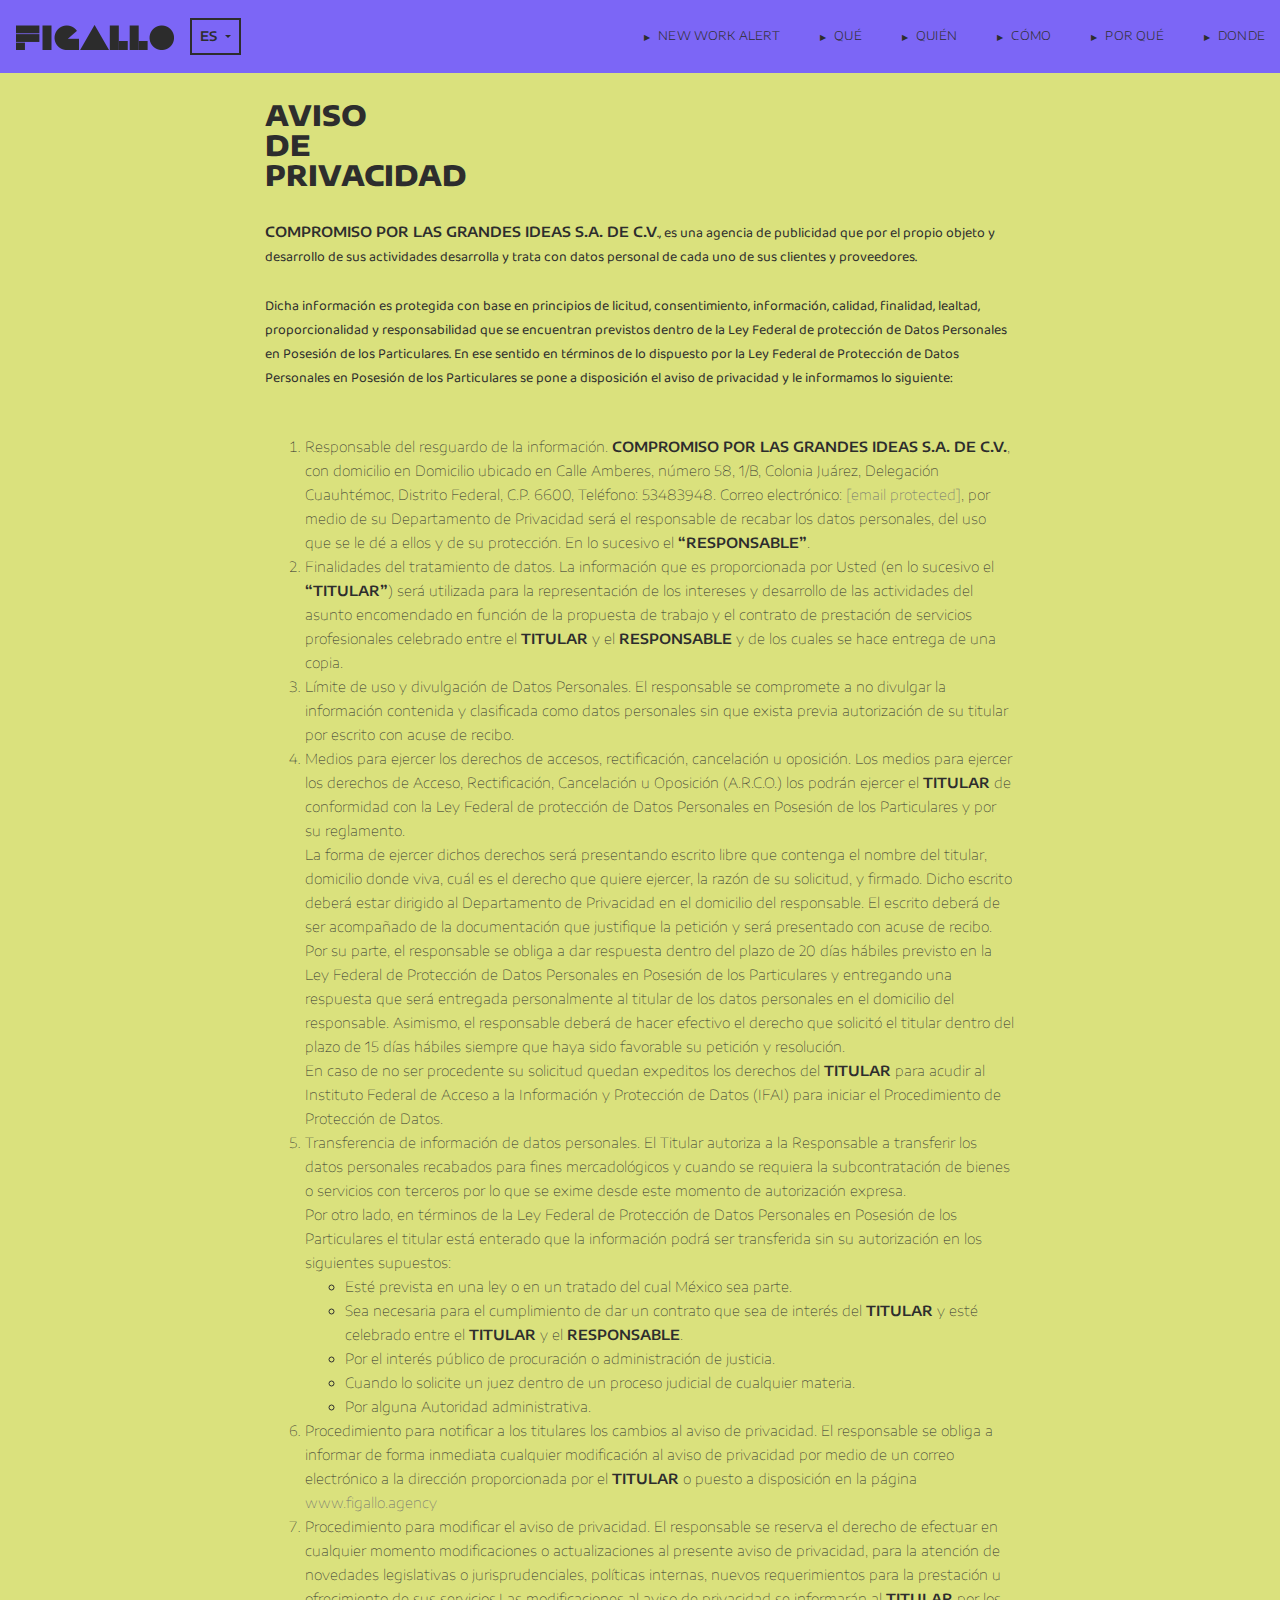
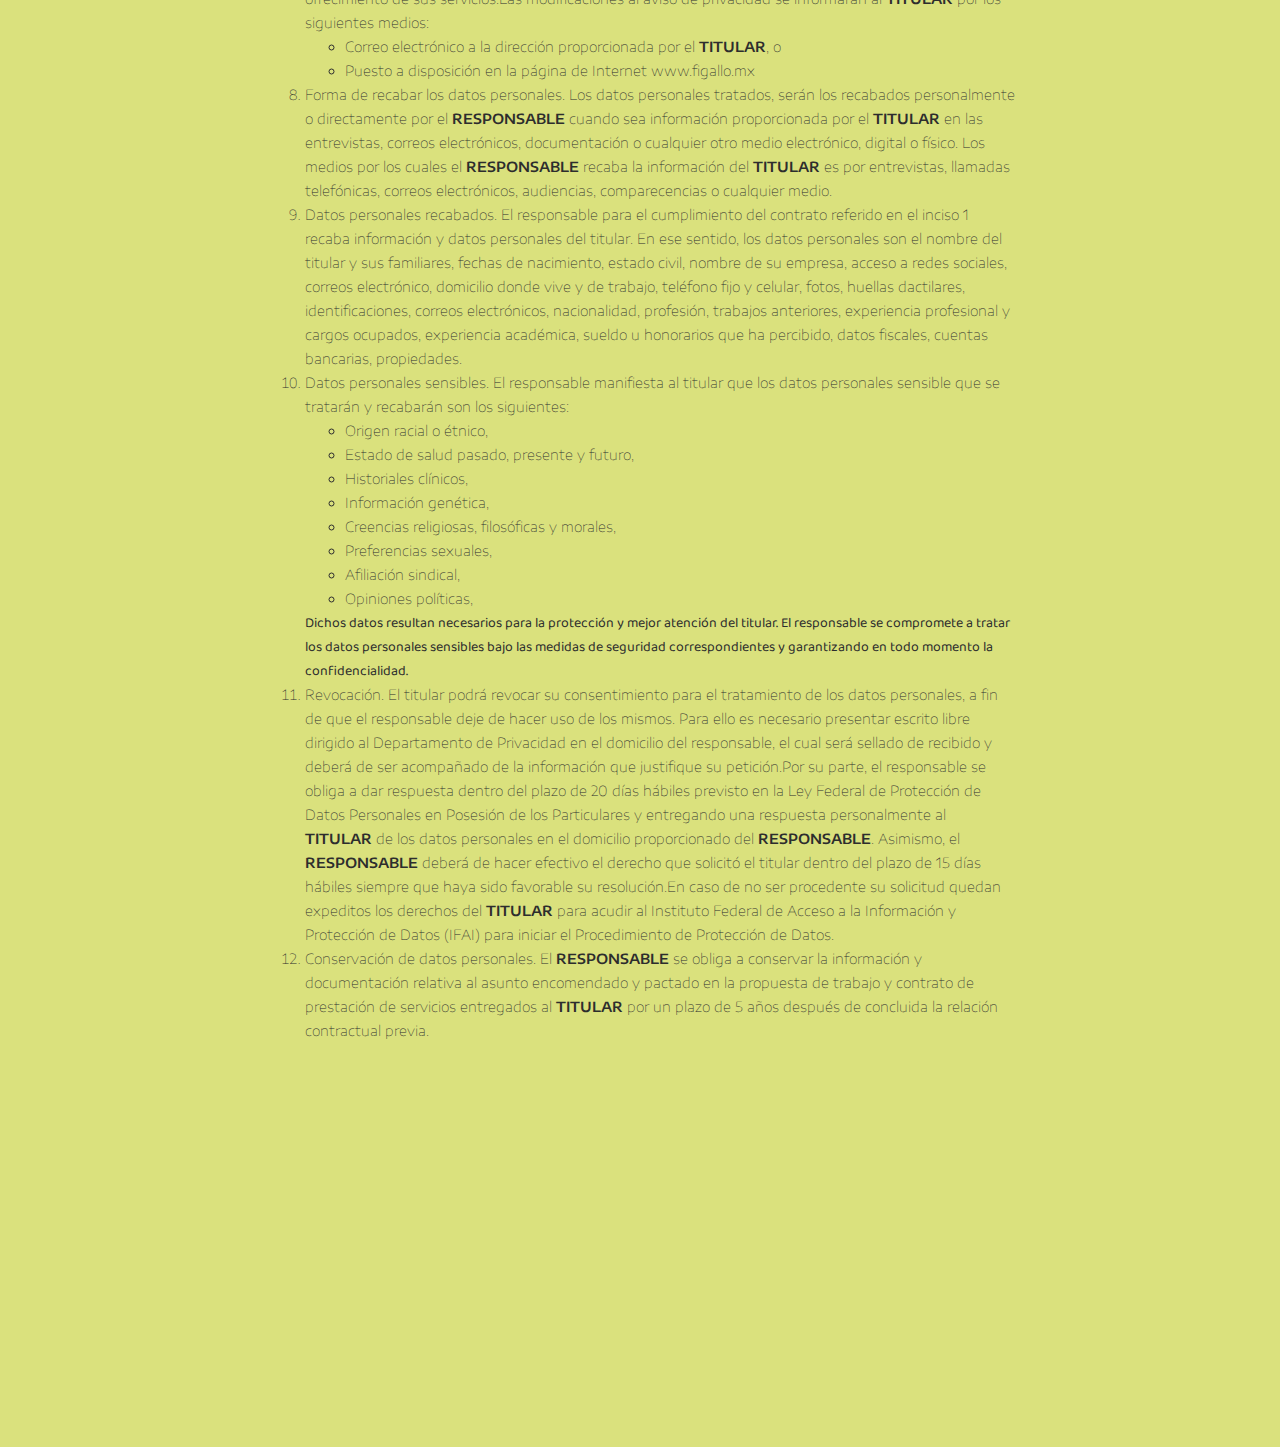
<file: aviso-de-privacidad.html>
<!DOCTYPE html>
<html class="no-js" lang="es">
    <head>
        <!-- title -->
        <title>Figallo Agency | Aviso de Privacidad</title>
        <meta charset="utf-8">
        <meta http-equiv="X-UA-Compatible" content="IE=edge" />
		<meta name="viewport" content="width=device-width, initial-scale=1.0" />

		<!-- SEO Básico -->
		<meta name="description" content="Agencia creativa que resuelve problemas de negocio con estrategia e ideas que transforman marcas. Creatividad con propósito. Descubre Figallo.">
		<meta name="keywords" content="creatividad estratégica, marketing digital, branding, publicidad, estrategias digitales, Figallo Agency">
		<meta name="author" content="Figallo Agency">
		<meta name="robots" content="index, follow">

		<!-- Twitter Cards -->
		<meta name="twitter:card" content="summary_large_image">
		<meta name="twitter:title" content="Figallo Agency | Aviso de Privacidad">
		<meta name="twitter:description" content="Resolvemos problemas de negocio con creatividad estratégica. Las ideas son más grandes que la publicidad. Descubre cómo podemos potenciar tu marca.">
		<meta name="twitter:image" content="https://figallo.agency/images/twitter-image.jpg">
		<meta name="twitter:site" content="@FigalloAgency">

		<!-- Favicon -->
		<link rel="icon" href="images/favicon.ico" type="image/x-icon">
		<link rel="apple-touch-icon" sizes="180x180" href="images/og-image.png">

		<!--open grapg sociales-->
		<meta property="og:locale" content="es_MX" />
		<meta property="og:type" content="website" />
		<meta property="og:title" content="Figallo Agency | Aviso de Privacidad">
		<meta property="og:description" content="Las ideas son más grandes que la publicidad. Figallo Agency transforma desafíos en oportunidades con estrategias creativas innovadoras.">
		<meta property="og:url" content="https://figallo.agency/" />
		<meta property="og:site_name" content="Figallo Agency" />
		<meta property="og:image" content="https://figallo.agency/images/twitter-image.jpg" />
		<meta property="og:image:type" content="image/jpeg" />
		<meta property="og:image:width" content="800" />
		<meta property="og:image:height" content="800" />
		<meta property="og:image:alt" content="Figallo Agency | Aviso de Privacidad" />
		<!-- Scripts y Optimizaciones -->
		<link rel="canonical" href="https://figallo.agency/aviso-de-privacidad">
		<script type="application/ld+json">
		<!-- Datos Estructurados JSON-LD -->
		[{
			"@context": "https://schema.org",
			"@type": "Organization",
			"name": "Figallo Agency",
			"url": "https://figallo.agency",
			"logo": "https://figallo.agency/images/logo.png",
			"image": "https://figallo.agency/images/twitter-image.jpg",
			"description": "Las ideas son más grandes que la publicidad. Figallo Agency transforma desafíos en oportunidades con estrategias creativas innovadoras.",
			"address": {
				"@type": "PostalAddress",
				"streetAddress": "Calle Amberes 58 1/B",
				"addressLocality": "Delegación Cuauhtémoc",
				"addressRegion": "Ciudad de México",
				"postalCode": "6600",
				"addressCountry": "MX"
			},
			"telephone": "+52-55-5348-3948",
			"email": "contacto@figallo.com.mx",
			"priceRange": "$$$$$",
			"sameAs": [
				"https://www.instagram.com/figalloagency",
				"https://www.x.com/figalloagency",
				"https://www.linkedin.com/company/figallo/"
			],
			"areaServed": {
				"@type": "Country",
				"name": "Mexico"
			},
			"founder": {
				"@type": "Person",
				"name": "Vieri Figallo"
			},
			"foundingDate": "2008-01-01",
			"contactPoint": {
				"@type": "ContactPoint",
				"telephone": "+52-55-5348-3948",
				"contactType": "customer service",
				"areaServed": "MX",
				"availableLanguage": ["Spanish", "English", "Chinese"]
			},
			"services": [
				{
					"@type": "Service",
					"name": "Estrategia",
					"description": "Consultoría estratégica para definir objetivos a corto y largo plazo para marcas.",
					"serviceType": "Consultoría y análisis de marca, Investigación de mercado, Estrategia de posicionamiento de marca",
					"offers": {
						"@type": "Offer",
						"priceCurrency": "MXN",
						"price": "$$$$$"
					}
				},
				{
					"@type": "Service",
					"name": "Creatividad",
					"description": "Desarrollo de campañas creativas integrales que abarcan ATL, BTL, Digital, y RRSS.",
					"serviceType": "Creatividad All Line, Diseño de campañas, Redefinición de marca",
					"offers": {
						"@type": "Offer",
						"priceCurrency": "MXN",
						"price": "$$$$$"
					}
				},
				{
					"@type": "Service",
					"name": "Relaciones Públicas e Influencers",
					"description": "Creamos historias que los medios convierten en contenido y que la gente comparte. No somos una agencia de relaciones públicas tradicional, vamos más allá. Encontramos nuevas formas de conectar con tus stakeholders y amplificamos el propósito de tu marca.",
					"serviceType": "Relaciones Públicas Institucionales, Branded PR, Media Training, PR Disruptivo, Creación de manuales de gestión de crisis, Monitoreo digital y prensa, Conferencias de prensa, Influencer Marketing Integral",
					"offers": {
					  "@type": "Offer",
					  "priceCurrency": "MXN",
					  "price": "$$$$$"
					}
				  },
				  {
					"@type": "Service",
					"name": "Producción de Contenidos",
					"description": "Doing IA Content Studio es nuestra productora in-house donde fusionamos dos mundos: IA y contenido original. Esta combinación con inteligencia artificial acelera procesos, impulsa la creación de contenido y maximiza la eficiencia de los recursos, haciendo que las ideas cobren vida de manera más ágil, efectiva y relevante.",
					"serviceType": "Generación de imágenes y video con IA, Foto Fija, Producción Audiovisual Integral (pre, pro y postproducción), Creación de contenido para redes sociales (TikTok, Reels, Shorts), Producción de Branded Content & Publicidad, Producción en vivo & streaming (eventos, conferencias, experiencias), Producción de videos corporativos, Desarrollo de identidad sonora (audio branding)",
					"offers": {
					  "@type": "Offer",
					  "priceCurrency": "MXN",
					  "price": "$$$$$"
					}
				  },
				  {
					"@type": "Service",
					"name": "Eventos y Experiencias",
					"description": "Un evento es una experiencia donde tu marca se expresa y conecta con tu gente. Diseñamos un journey inmersivo, colocando a tu invitado en el centro de cada momento.",
					"serviceType": "Conceptualización y diseño de experiencias, Producción y logística de eventos, Eventos híbridos y streaming, Levantamiento de contenidos en eventos, Activaciones de marca & live marketing, Influencer marketing para eventos, Convocatoria de medios a eventos",
					"offers": {
					  "@type": "Offer",
					  "priceCurrency": "MXN",
					  "price": "$$$$$"
					}
				  },
				  {
					"@type": "Service",
					"name": "Performance y Medios",
					"description": "El algoritmo necesita contenido relevante que genere conexión. Cuando esa conexión sucede, la pauta amplifica el mensaje de tu marca, potenciando su impacto de manera estratégica. Pero no todo ocurre en digital; estar en el momento y lugar correcto requiere una estrategia omnicanal que combine plataformas online y medios tradicionales. Aplicamos creatividad, data e inteligencia de medios para maximizar visibilidad, conversión y resultados medibles.",
					"serviceType": "Creative Performance, Remarketing y retargeting, Publicidad en marketplaces (Amazon, Mercado Libre), Análisis de audiencias y segmentación avanzada, Performance Marketing, Gestión y optimización de Google Ads, Gestión y optimización de Meta, X, Taboola, Negociación, contratación e implementación de medios ATL",
					"offers": {
					  "@type": "Offer",
					  "priceCurrency": "MXN",
					  "price": "$$$$$"
					}
				  }
				  
				]
		},
		{
			"@context": "https://schema.org",
			"@type": "VideoObject",
			"name": "Demo Reel Figallo",
			"description": "Somos una agencia de efectividad; llegamos a esto cuando logramos cruzar nuestros servicios integrales con los cuatro modelos de trabajo propietarios que desarrollamos, para ser aplicados a los objetivos de negocio y comunicación de nuestros clientes.",
			"thumbnailUrl": "https://i.vimeocdn.com/video/2003887827-73884365e9fbfc785a552fa56f5e27c4a7c5fcaf227e54d6ebca0801e30ecd5f-d?mw=80&q=85",
			"uploadDate": "2025-04-10T08:00:00+00:00",
			"duration": "PT36S",
			"contentUrl": "https://vimeo.com/1074520815",
			"embedUrl": "https://player.vimeo.com/video/1074520815",
			"regionsAllowed": ["US", "MX"]
		}]
		</script>
        <!-- animation -->
        <link rel="stylesheet" href="css/animate.css" />
        <!-- bootstrap -->
        <link rel="stylesheet" href="css/bootstrap.min.css" />
        <!-- swiper carousel -->
        <link rel="stylesheet" href="css/swiper.min.css">
        <!-- magnific popup -->
        <link rel="stylesheet" href="css/magnific-popup.css" />
        <!-- style -->
        <link rel="stylesheet" href="css/style.css" media="all"/>
        <!-- responsive css -->
        <link rel="stylesheet" href="css/responsive.css" media="all"/>
        <!-- responsive css -->
        <link rel="stylesheet" href="css/figallo.css?v=1.2" />
        <!--[if IE]>
            <script src="js/html5shiv.js"></script>
        <![endif]-->
		<!-- Google Tag Manager -->
		<script>(function(w,d,s,l,i){w[l]=w[l]||[];w[l].push({'gtm.start':
		new Date().getTime(),event:'gtm.js'});var f=d.getElementsByTagName(s)[0],
		j=d.createElement(s),dl=l!='dataLayer'?'&l='+l:'';j.async=true;j.src=
		'https://www.googletagmanager.com/gtm.js?id='+i+dl;f.parentNode.insertBefore(j,f);
		})(window,document,'script','dataLayer','GTM-TB9VRN8N');</script>
		<!-- End Google Tag Manager -->
    </head>
    <body>   
		<!-- Google Tag Manager (noscript) -->
		<noscript><iframe src="https://www.googletagmanager.com/ns.html?id=GTM-TB9VRN8N" height="0" width="0" style="display:none;visibility:hidden"></iframe></noscript>
		<!-- End Google Tag Manager (noscript) -->
        <!-- start header -->
        <header>
            <!-- start navigation -->
            <nav class="navbar navbar-default bootsnav navbar-fixed-top background-black header-dark white-link nav-box-width white-link navbar-expand-lg">
                <div class="container-fluid nav-header-container">
                    <!-- start logo -->
                    <div class="col-auto pl-lg-0">
                        <a href="/" title="Figallo" class="logo"><img class="logo-figallo" src="images/logotipo_figallo_agencia_de_publicidad_en_mexico.png" width="160" height="25" data-rjs="images/logotipo_figallo_agencia_de_publicidad_en_mexico.png" class="logo-dark" alt="Figallo · Agencia de Publicidad en México"></a>
                    </div>
                    <!-- end logo -->
					<div class="dropdown mr-4">
						<button class="btn btn-sm btn-transparent-black text-black dropdown-toggle" type="button" id="dropdownMenu2" data-toggle="dropdown" aria-haspopup="true" aria-expanded="false">
						  <span id="lang">Es</span>
						</button>
						<div class="dropdown-menu dropdown-menu-right" id="lang-switcher">
							<button class="dropdown-item" type="button" data-value="es">Español</button>
						  	<button class="dropdown-item" type="button" data-value="en">English</button>
						  	<button class="dropdown-item" type="button" data-value="zh">奇诺</button>
						</div>
					</div>
                    <div class="col-auto col-lg accordion-menu pr-lg-0">
                        <button type="button" class="navbar-toggler collapsed" data-toggle="collapse" data-target="#navbar-collapse-toggle-1">
                            <span class="sr-only">toggle navigation</span>
                            <span class="icon-bar"></span>
                            <span class="icon-bar"></span>
                            <span class="icon-bar"></span>
                        </button>
                        <div class="navbar-collapse collapse justify-content-end" id="navbar-collapse-toggle-1">
                            <ul class="nav navbar-nav">
                                <li><a href="/#new-work" title="NEW WORK ALERT" class="inner-link"><span class="icon-menu">▶</span> <span data-i18n="new_work_alert">NEW WORK ALERT</span></a></li>
                                <li><a href="/#que" title="QUÉ" class="inner-link"><span class="icon-menu">▶</span> <span data-i18n="what">QUÉ</span></a></li>
                                <li><a href="/#quien" title="QUIÉN" class="inner-link"><span class="icon-menu">▶</span> <span data-i18n="who">QUIÉN</span></a></li>
                                <li><a href="/#como" title="CÓMO" class="inner-link"><span class="icon-menu">▶</span> <span data-i18n="how">CÓMO</span></a></li>
                                <li><a href="/#por-que" title="POR QUÉ" class="inner-link"><span class="icon-menu">▶</span> <span data-i18n="why">POR QUÉ</span></a></li>
                                <li><a href="/#donde" title="DÓNDE" class="inner-link"><span class="icon-menu">▶</span> <span data-i18n="where">DÓNDE</span></a></li>
                            </ul>
                        </div>
                    </div>
                </div>

                <!-- 
                <div class="col-auto responsivo">
                    <div class="header-social-icon d-none d-md-inline-block">
                        <ul id="accordion" class="nav navbar-nav navbar-left no-margin alt-font text-normal" data-in="fadeIn" data-out="fadeOut">
                            
                            <li class="dropdown megamenu-fw">
                                <a href="#">ES <span class="icon-idioma">▼</span>
                                
                                <div class="menu-back-div dropdown-menu megamenu-content mega-menu collapse mega-menu-full">
                                    <ul>
                                        
                                        <li class="mega-menu-column col-lg-3">
                                            
                                            <ul>
                                                <li><a href="#">EN</a></li>
                                                <li><a href="#">FR</a></li>
                                            </ul>
                                            
                                        </li>
                                        
                                    </ul>
                                    
                                </div>
                            </li>
                        </ul>                        
                    </div>
                </div>
                -->
            </div>

            </nav>
            <!-- end navigation --> 
        </header>

     <!-- start section -->
     <section class="wow fadeIn last-paragraph-no-margin pt-0 back-verde padding-20px-bottom">
       
        <div class="container margin-20px-bottom margin-50px-top">
            <div class="row justify-content-center">
                <div class="col-12 col-md-8 margin-50px-top margin-20px-bottom">
                    <h1 class="color-gris t-contacto">AVISO<br>
                        <span>DE</span><br>
                        PRIVACIDAD</h1>

                        <p class="margin-30px-top"><b>COMPROMISO POR LAS GRANDES IDEAS S.A. DE C.V</b>., es una agencia de publicidad que por el propio objeto y desarrollo de sus actividades desarrolla y trata con datos personal de cada uno de sus clientes y proveedores.</p>
                        <p>Dicha información es protegida con base en principios de licitud, consentimiento, información, calidad, finalidad, lealtad, proporcionalidad y responsabilidad que se encuentran previstos dentro de la Ley Federal de protección de Datos Personales en Posesión de los Particulares. En ese sentido en términos de lo dispuesto por la Ley Federal de Protección de Datos Personales en Posesión de los Particulares se pone a disposición el aviso de privacidad y le informamos lo siguiente:</p>
                        <ol class="mt-5">
                        <li>Responsable del resguardo de la información. <b>COMPROMISO POR LAS GRANDES IDEAS S.A. DE C.V.</b>, con domicilio en Domicilio ubicado en Calle Amberes, número 58, 1/B, Colonia Juárez, Delegación Cuauhtémoc, Distrito Federal, C.P. 6600, Teléfono: 53483948. Correo electrónico: <a href="/cdn-cgi/l/email-protection#89e1ece5e5e6c9efe0eee8e5e5e6a7eae6e4a7e4f1"><span class="__cf_email__" data-cfemail="d0b8b5bcbcbf90b6b9b7b1bcbcbffeb3bfbdfebda8">[email&#160;protected]</span></a>, por medio de su Departamento de Privacidad será el responsable de recabar los datos personales, del uso que se le dé a ellos y de su protección. En lo sucesivo el <b>“RESPONSABLE”</b>.</li>
                        <li>Finalidades del tratamiento de datos. La información que es proporcionada por Usted (en lo sucesivo el <b>“TITULAR”</b>) será utilizada para la representación de los intereses y desarrollo de las actividades del asunto encomendado en función de la propuesta de trabajo y el contrato de prestación de servicios profesionales celebrado entre el <b>TITULAR</b> y el <b>RESPONSABLE</b> y de los cuales se hace entrega de una copia.</li>
                        <li>Límite de uso y divulgación de Datos Personales. El responsable se compromete a no divulgar la información contenida y clasificada como datos personales sin que exista previa autorización de su titular por escrito con acuse de recibo.</li>
                        <li>Medios para ejercer los derechos de accesos, rectificación, cancelación u oposición. Los medios para ejercer los derechos de Acceso, Rectificación, Cancelación u Oposición (A.R.C.O.) los podrán ejercer el <b>TITULAR</b> de conformidad con la Ley Federal de protección de Datos Personales en Posesión de los Particulares y por su reglamento.<br />
                        La forma de ejercer dichos derechos será presentando escrito libre que contenga el nombre del titular, domicilio donde viva, cuál es el derecho que quiere ejercer, la razón de su solicitud, y firmado. Dicho escrito deberá estar dirigido al Departamento de Privacidad en el domicilio del responsable. El escrito deberá de ser acompañado de la documentación que justifique la petición y será presentado con acuse de recibo. Por su parte, el responsable se obliga a dar respuesta dentro del plazo de 20 días hábiles previsto en la Ley Federal de Protección de Datos Personales en Posesión de los Particulares y entregando una respuesta que será entregada personalmente al titular de los datos personales en el domicilio del responsable. Asimismo, el responsable deberá de hacer efectivo el derecho que solicitó el titular dentro del plazo de 15 días hábiles siempre que haya sido favorable su petición y resolución.<br />
                        En caso de no ser procedente su solicitud quedan expeditos los derechos del <b>TITULAR</b> para acudir al Instituto Federal de Acceso a la Información y Protección de Datos (IFAI) para iniciar el Procedimiento de Protección de Datos.</li>
                        <li>Transferencia de información de datos personales. El Titular autoriza a la Responsable a transferir los datos personales recabados para fines mercadológicos y cuando se requiera la subcontratación de bienes o servicios con terceros por lo que se exime desde este momento de autorización expresa.<br />
                        Por otro lado, en términos de la Ley Federal de Protección de Datos Personales en Posesión de los Particulares el titular está enterado que la información podrá ser transferida sin su autorización en los siguientes supuestos:</p>
                        <ul>
                        <li>Esté prevista en una ley o en un tratado del cual México sea parte.</li>
                        <li>Sea necesaria para el cumplimiento de dar un contrato que sea de interés del <b>TITULAR</b> y esté celebrado entre el <b>TITULAR</b> y el <b>RESPONSABLE</b>.</li>
                        <li>Por el interés público de procuración o administración de justicia.</li>
                        <li>Cuando lo solicite un juez dentro de un proceso judicial de cualquier materia.</li>
                        <li>Por alguna Autoridad administrativa.</li>
                        </ul>
                        </li>
                        <li>Procedimiento para notificar a los titulares los cambios al aviso de privacidad. El responsable se obliga a informar de forma inmediata cualquier modificación al aviso de privacidad por medio de un correo electrónico a la dirección proporcionada por el <b>TITULAR</b> o puesto a disposición en la página <a href="https://figallo.agency">www.figallo.agency</a></li>
                        <li>Procedimiento para modificar el aviso de privacidad. El responsable se reserva el derecho de efectuar en cualquier momento modificaciones o actualizaciones al presente aviso de privacidad, para la atención de novedades legislativas o jurisprudenciales, políticas internas, nuevos requerimientos para la prestación u ofrecimiento de sus servicios.Las modificaciones al aviso de privacidad se informarán al <b>TITULAR</b> por los siguientes medios:
                        <ul>
                        <li>Correo electrónico a la dirección proporcionada por el <b>TITULAR</b>, o</li>
                        <li>Puesto a disposición en la página de Internet www.figallo.mx</li>
                        </ul>
                        </li>
                        <li>Forma de recabar los datos personales. Los datos personales tratados, serán los recabados personalmente o directamente por el <b>RESPONSABLE</b> cuando sea información proporcionada por el <b>TITULAR</b> en las entrevistas, correos electrónicos, documentación o cualquier otro medio electrónico, digital o físico. Los medios por los cuales el <b>RESPONSABLE</b> recaba la información del <b>TITULAR</b> es por entrevistas, llamadas telefónicas, correos electrónicos, audiencias, comparecencias o cualquier medio.</li>
                        <li>Datos personales recabados. El responsable para el cumplimiento del contrato referido en el inciso 1 recaba información y datos personales del titular. En ese sentido, los datos personales son el nombre del titular y sus familiares, fechas de nacimiento, estado civil, nombre de su empresa, acceso a redes sociales, correos electrónico, domicilio donde vive y de trabajo, teléfono fijo y celular, fotos, huellas dactilares, identificaciones, correos electrónicos, nacionalidad, profesión, trabajos anteriores, experiencia profesional y cargos ocupados, experiencia académica, sueldo u honorarios que ha percibido, datos fiscales, cuentas bancarias, propiedades.</li>
                        <li>Datos personales sensibles. El responsable manifiesta al titular que los datos personales sensible que se tratarán y recabarán son los siguientes:
                        <ul>
                        <li>Origen racial o étnico,</li>
                        <li>Estado de salud pasado, presente y futuro,</li>
                        <li>Historiales clínicos,</li>
                        <li>Información genética,</li>
                        <li>Creencias religiosas, filosóficas y morales,</li>
                        <li>Preferencias sexuales,</li>
                        <li>Afiliación sindical,</li>
                        <li>Opiniones políticas,</li>
                        </ul>
                        <p>Dichos datos resultan necesarios para la protección y mejor atención del titular. El responsable se compromete a tratar los datos personales sensibles bajo las medidas de seguridad correspondientes y garantizando en todo momento la confidencialidad.</li>
                        <li>Revocación. El titular podrá revocar su consentimiento para el tratamiento de los datos personales, a fin de que el responsable deje de hacer uso de los mismos. Para ello es necesario presentar escrito libre dirigido al Departamento de Privacidad en el domicilio del responsable, el cual será sellado de recibido y deberá de ser acompañado de la información que justifique su petición.Por su parte, el responsable se obliga a dar respuesta dentro del plazo de 20 días hábiles previsto en la Ley Federal de Protección de Datos Personales en Posesión de los Particulares y entregando una respuesta personalmente al <b>TITULAR</b> de los datos personales en el domicilio proporcionado del <b>RESPONSABLE</b>. Asimismo, el <b>RESPONSABLE</b> deberá de hacer efectivo el derecho que solicitó el titular dentro del plazo de 15 días hábiles siempre que haya sido favorable su resolución.En caso de no ser procedente su solicitud quedan expeditos los derechos del <b>TITULAR</b> para acudir al Instituto Federal de Acceso a la Información y Protección de Datos (IFAI) para iniciar el Procedimiento de Protección de Datos.</li>
                        <li>Conservación de datos personales. El <b>RESPONSABLE</b> se obliga a conservar la información y documentación relativa al asunto encomendado y pactado en la propuesta de trabajo y contrato de prestación de servicios entregados al <b>TITULAR</b> por un plazo de 5 años después de concluida la relación contractual previa.</li>
                        </ol>
                </div>
            </div>
        </div>

        <div class="container">
            <div class="row justify-content-center wow fadeInRight">

                <div class="col-12 col-md-8">

                   
                    
                </div>
            </div>

        </div>

        

    </section>
     <!-- end section -->

   
<footer class="back-verde">

    <div class="container-fluid mar">
        
        <div class="row justify-content-center align-items-center wow fadeInLeft">

            <div class="col-12 col-md-8 offset-md-2 margin-30px-top text-center redes-pantalla">
                <p>CDMX<a class="aviso" href="https://wa.me/525534525221" target="_blank" style="margin-right: 20px;"><img src="images/whatsapp.svg" alt="whatsapp cdmx" width="20" style="margin: 0 5px;">+(52) 55 3452 5221</a>
               Bajío<a class="aviso" href="https://wa.me/524461413476" target="_blank" style="margin-right: 20px;"><img src="images/whatsapp.svg" alt="whatsapp bajio" width="20" style="margin: 0 5px;">+(52) 44 6141 3476</a>
                Monterrey<a class="aviso" href="https://wa.me/528119613459" target="_blank" style="margin-right: 20px;"><img src="images/whatsapp.svg" alt="whatsapp monterrey" width="20" style="margin: 0 5px;">+(52) 81 1961 3459</a></p>

            </div>

            <div class="col-12 col-md-8 margin-30px-top text-center redes-responsive">
                <p>CDMX<a class="aviso" href="https://wa.me/525534525221" target="_blank" style="margin-right: 20px;"><img src="images/whatsapp.svg" alt="whatsapp cdmx" width="20" style="margin: 0 5px;">+(52) 55 3452 5221</a></p>
                <p>Bajío<a class="aviso" href="https://wa.me/524461413476" target="_blank" style="margin-right: 20px;"><img src="images/whatsapp.svg" alt="whatsapp bajio" width="20" style="margin: 0 5px;">+(52) 44 6141 3476</a></p>
                <p>Monterrey<a class="aviso" href="https://wa.me/528119613459" target="_blank" style="margin-right: 20px;"><img src="images/whatsapp.svg" alt="whatsapp monterrey" width="20" style="margin: 0 5px;">+(52) 81 1961 3459</a></p>
            </div>

            <div class="col-12 col-md-2 margin-10px-top text-center">
                    <a class="redes" aria-label="Visitar Instagram de Figallo" href="https://www.instagram.com/figalloagency?igshid=1op6e9pur2qxx" target="_blank"><img alt="instagram figallo" src="images/instagram.svg"></a>
                    <a class="redes" aria-label="Visitar Linkedin de Figallo" href="http://linkedin.com/company/figallo-comunicaciones/" target="_blank"><img alt="linkedin figallo" src="images/linkedin.svg"></a>
            </div>
        </div>

        <div class="row justify-content-end align-items-center wow fadeInRight">


                    <div class="col-12 margin-30px-top text-center texto-centro">
                        <p class="mb-0" data-i18n="footer_members">Miembros de:</p>
                        
                        <div class="row align-items-center justify-content-center">
                            <div class="col-md-2 col-12 text-center margin-10px-top"><a aria-label="Ver más sobre Circulo Creativo" href="https://circulocreativo.mx/" target="_blank"><img src="images/circulo-creativo-figallo-agency.png" alt="circulo creativo" style="max-width: 50px;"></a></div>
                            <div class="col-md-2 col-12 text-center margin-10px-top"><a aria-label="Ver más sobre Coparmex" href="https://coparmex.org.mx/" target="_blank"><img src="images/coparmex-figallo-agency.png" alt="coparmex" style="max-width: 150px;"></div>
                            <div class="col-md-2 col-12 text-center margin-10px-top"><a aria-label="Ver más sobre Constellation Network" href="https://constellation.network/" target="_blank"><img src="images/constellation-global-network-figallo-agency.png" alt="constellation global network" style="max-width: 150px;"></a></div>
                        </div>
                        
                        
                    </div>
                   
                    <div class="col-12 margin-30px-top text-center">                          
                        <p> <span data-i18n="influencer_cta">¿Eres Influencer? Envía tus datos a:</span> <a class="aviso" target="_blank" href="http://www.influencersmexico.com/">www.influencersmexico.com</a></p>
                    </div>

        </div>
        <div class="row align-items-end wow fadeInLeft">

            

            <div class="col-12 col-md-8 text-center">
                <p class="t-ch" data-i18n="footer_disclaimer">Los nombres y logotipos en este sitio son propiedad de sus titulares. Figallo Agency los usa solo con fines ilustrativos y referenciales.</p>
            </div>

            <div class="col-12 col-md-4 text-sm-center">
                <a class="aviso t-ch" href="/reglas-del-juego" data-i18n="game_rules">Reglas del juego</a> &middot; <a class="aviso t-ch" href="/aviso-de-privacidad" data-i18n="privacy_policy">Aviso de privacidad</a>
                <p class="t-ch"> © 2025 Figallo · Hacking Business</p>
    
            </div>

        </div>
    </div>
</footer>
    <!-- end section -->
        <!-- start scroll to top 
        <a class="scroll-top-arrow" href="javascript:void(0);"><i class="ti-arrow-up"></i></a>
         end scroll to top  -->
        <!-- javascript libraries -->
        <script type="text/javascript" defer src="js/jquery.js"></script>
        <script type="text/javascript" defer src="js/bootstrap.bundle.js"></script>
        <script type="text/javascript" defer src="js/jquery.easing.1.3.js"></script>
        <script type="text/javascript" defer src="js/smooth-scroll.js"></script>
        <!-- menu navigation -->
        <script type="text/javascript" defer src="js/bootsnav.js"></script>
        <script type="text/javascript" defer src="js/jquery.nav.js"></script>
        <!-- animation -->
        <script type="text/javascript" defer src="js/wow.min.js"></script>
        <!-- swiper carousel -->
        <script type="text/javascript" defer src="js/swiper.min.js"></script>
        <!-- magnific popup -->
        <script type="text/javascript" defer src="js/jquery.magnific-popup.min.js"></script>
        <!-- images loaded -->
        <script type="text/javascript" defer src="js/imagesloaded.pkgd.min.js"></script>    
        <!-- pull menu -->
        <script type="text/javascript" defer src="js/classie.js"></script>
        <script type="text/javascript" defer src="js/hamburger-menu.js"></script>
        <!-- fit video  -->
        <script type="text/javascript" defer src="js/jquery.fitvids.js"></script>
        <!-- setting -->
        <script type="text/javascript" defer src="js/main.js?v=1.3"></script>
        <script type="text/javascript" defer src="js/i18n.js"></script>

    </body>
</html>
</file>
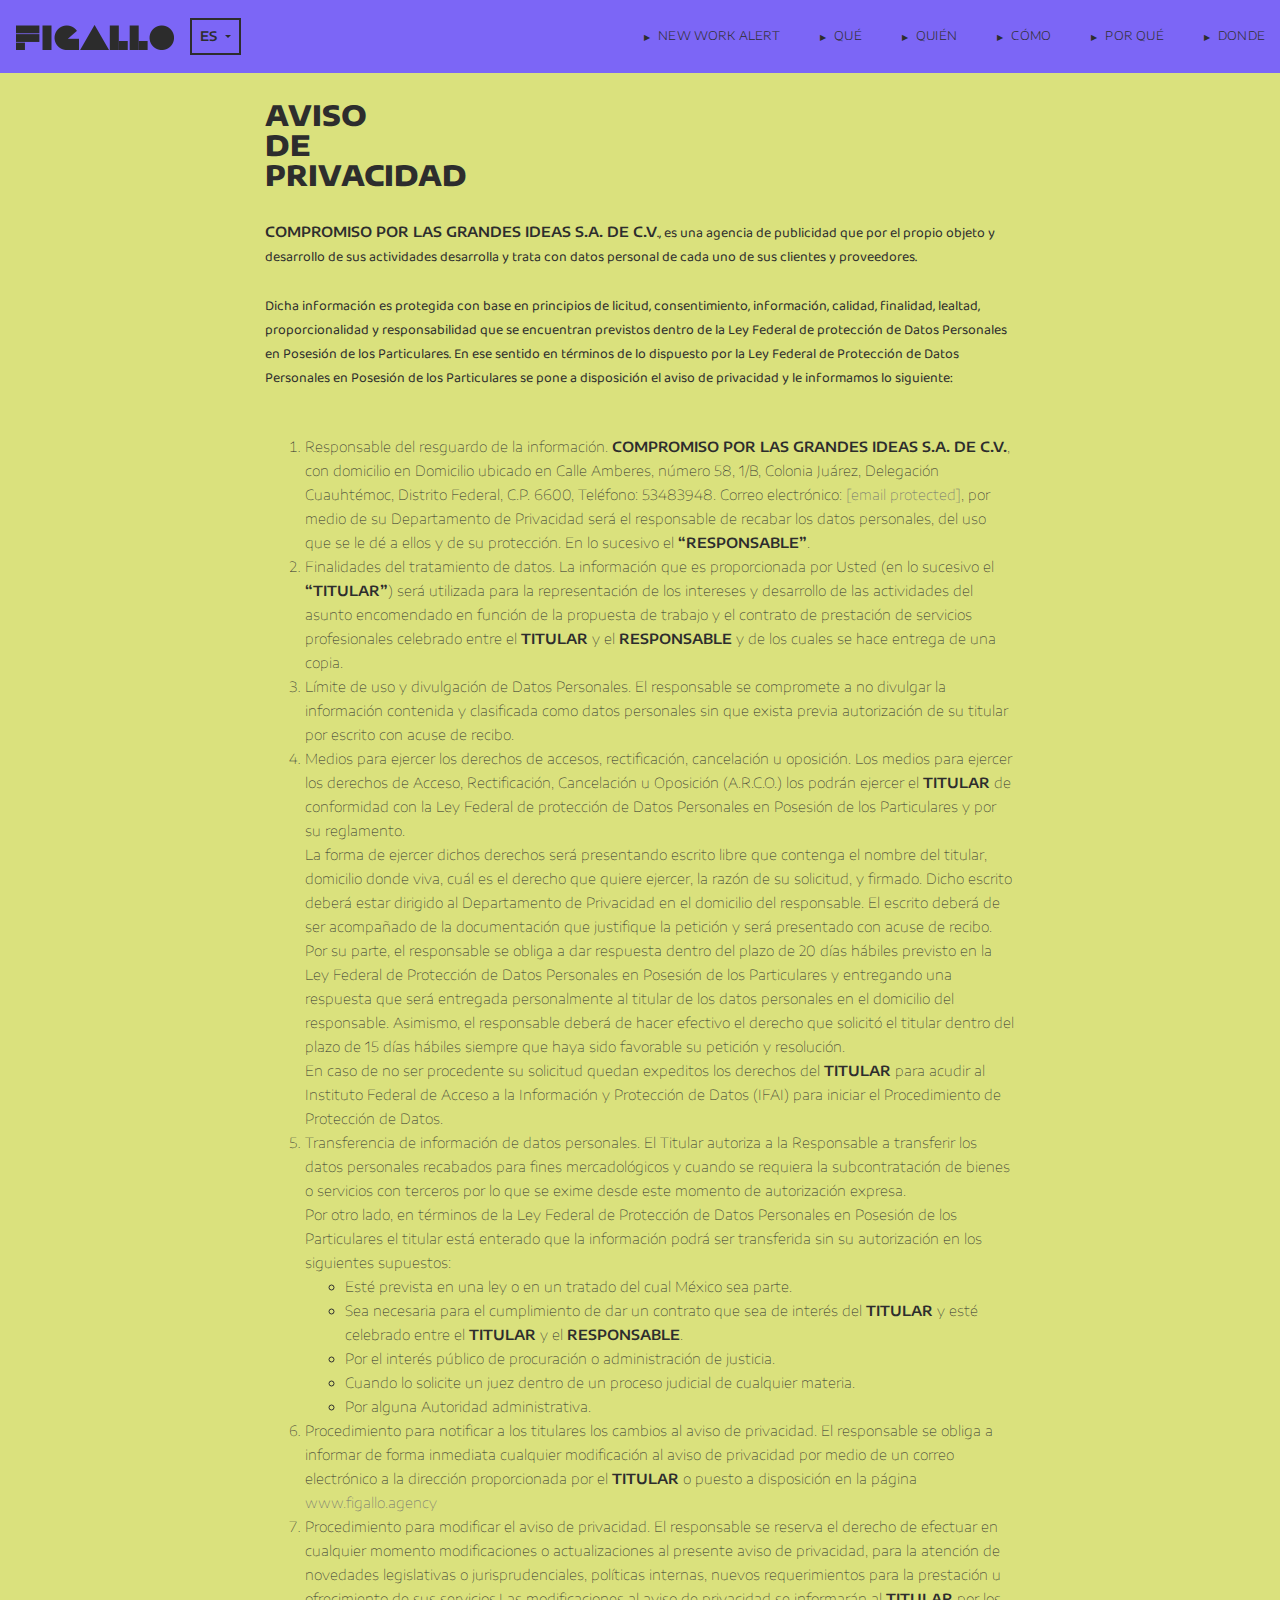
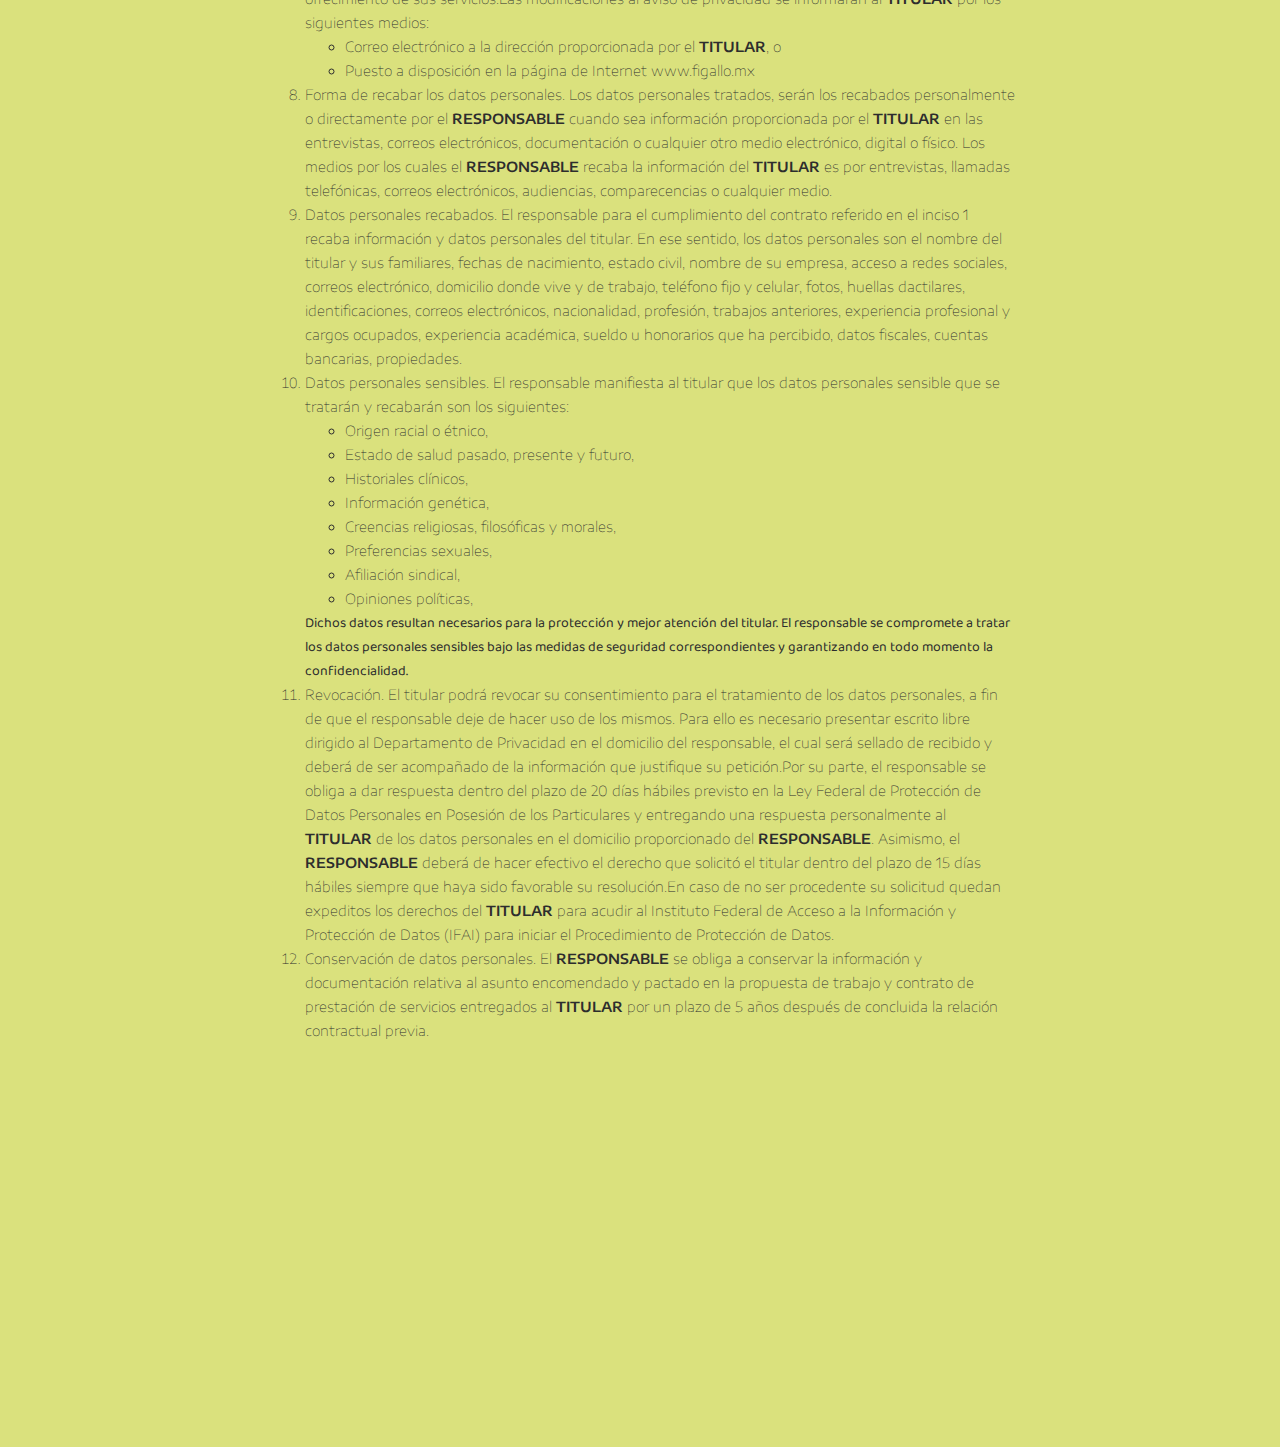
<file: aviso-privacidad.html>
<!DOCTYPE html>
<html class="no-js" lang="es">
    <head>
        <!-- title -->
        <title>Figallo Agency | Aviso de Privacidad</title>
        <meta charset="utf-8">
        <meta http-equiv="X-UA-Compatible" content="IE=edge" />
		<meta name="viewport" content="width=device-width, initial-scale=1.0" />

		<!-- SEO Básico -->
		<meta name="description" content="Agencia creativa que resuelve problemas de negocio con estrategia e ideas que transforman marcas. Creatividad con propósito. Descubre Figallo.">
		<meta name="keywords" content="creatividad estratégica, marketing digital, branding, publicidad, estrategias digitales, Figallo Agency">
		<meta name="author" content="Figallo Agency">
		<meta name="robots" content="index, follow">

		<!-- Twitter Cards -->
		<meta name="twitter:card" content="summary_large_image">
		<meta name="twitter:title" content="Figallo Agency | Aviso de Privacidad">
		<meta name="twitter:description" content="Resolvemos problemas de negocio con creatividad estratégica. Las ideas son más grandes que la publicidad. Descubre cómo podemos potenciar tu marca.">
		<meta name="twitter:image" content="https://figallo.agency/images/twitter-image.jpg">
		<meta name="twitter:site" content="@FigalloAgency">

		<!-- Favicon -->
		<link rel="icon" href="images/favicon.ico" type="image/x-icon">
		<link rel="apple-touch-icon" sizes="180x180" href="images/og-image.png">

		<!--open grapg sociales-->
		<meta property="og:locale" content="es_MX" />
		<meta property="og:type" content="website" />
		<meta property="og:title" content="Figallo Agency | Aviso de Privacidad">
		<meta property="og:description" content="Las ideas son más grandes que la publicidad. Figallo Agency transforma desafíos en oportunidades con estrategias creativas innovadoras.">
		<meta property="og:url" content="https://figallo.agency/" />
		<meta property="og:site_name" content="Figallo Agency" />
		<meta property="og:image" content="https://figallo.agency/images/twitter-image.jpg" />
		<meta property="og:image:type" content="image/jpeg" />
		<meta property="og:image:width" content="800" />
		<meta property="og:image:height" content="800" />
		<meta property="og:image:alt" content="Figallo Agency | Aviso de Privacidad" />
		<!-- Scripts y Optimizaciones -->
		<link rel="canonical" href="https://figallo.agency/">
		<script type="application/ld+json">
		<!-- Datos Estructurados JSON-LD -->
		[{
			"@context": "https://schema.org",
			"@type": "Organization",
			"name": "Figallo Agency",
			"url": "https://figallo.agency",
			"logo": "https://figallo.agency/images/logo.png",
			"image": "https://figallo.agency/images/twitter-image.jpg",
			"description": "Las ideas son más grandes que la publicidad. Figallo Agency transforma desafíos en oportunidades con estrategias creativas innovadoras.",
			"address": {
				"@type": "PostalAddress",
				"streetAddress": "Calle Amberes 58 1/B",
				"addressLocality": "Delegación Cuauhtémoc",
				"addressRegion": "Ciudad de México",
				"postalCode": "6600",
				"addressCountry": "MX"
			},
			"telephone": "+52-55-5348-3948",
			"email": "contacto@figallo.com.mx",
			"priceRange": "$$$$$",
			"sameAs": [
				"https://www.instagram.com/figalloagency",
				"https://www.x.com/figalloagency",
				"https://www.linkedin.com/company/figallo/"
			],
			"areaServed": {
				"@type": "Country",
				"name": "Mexico"
			},
			"founder": {
				"@type": "Person",
				"name": "Vieri Figallo"
			},
			"foundingDate": "2008-01-01",
			"contactPoint": {
				"@type": "ContactPoint",
				"telephone": "+52-55-5348-3948",
				"contactType": "customer service",
				"areaServed": "MX",
				"availableLanguage": ["Spanish", "English", "Chinese"]
			},
			"services": [
				{
					"@type": "Service",
					"name": "Estrategia",
					"description": "Consultoría estratégica para definir objetivos a corto y largo plazo para marcas.",
					"serviceType": "Consultoría y análisis de marca, Investigación de mercado, Estrategia de posicionamiento de marca",
					"offers": {
						"@type": "Offer",
						"priceCurrency": "MXN",
						"price": "$$$$$"
					}
				},
				{
					"@type": "Service",
					"name": "Creatividad",
					"description": "Desarrollo de campañas creativas integrales que abarcan ATL, BTL, Digital, y RRSS.",
					"serviceType": "Creatividad All Line, Diseño de campañas, Redefinición de marca",
					"offers": {
						"@type": "Offer",
						"priceCurrency": "MXN",
						"price": "$$$$$"
					}
				},
				{
					"@type": "Service",
					"name": "Relaciones Públicas e Influencers",
					"description": "Creamos historias que los medios convierten en contenido y que la gente comparte. No somos una agencia de relaciones públicas tradicional, vamos más allá. Encontramos nuevas formas de conectar con tus stakeholders y amplificamos el propósito de tu marca.",
					"serviceType": "Relaciones Públicas Institucionales, Branded PR, Media Training, PR Disruptivo, Creación de manuales de gestión de crisis, Monitoreo digital y prensa, Conferencias de prensa, Influencer Marketing Integral",
					"offers": {
					  "@type": "Offer",
					  "priceCurrency": "MXN",
					  "price": "$$$$$"
					}
				  },
				  {
					"@type": "Service",
					"name": "Producción de Contenidos",
					"description": "Doing IA Content Studio es nuestra productora in-house donde fusionamos dos mundos: IA y contenido original. Esta combinación con inteligencia artificial acelera procesos, impulsa la creación de contenido y maximiza la eficiencia de los recursos, haciendo que las ideas cobren vida de manera más ágil, efectiva y relevante.",
					"serviceType": "Generación de imágenes y video con IA, Foto Fija, Producción Audiovisual Integral (pre, pro y postproducción), Creación de contenido para redes sociales (TikTok, Reels, Shorts), Producción de Branded Content & Publicidad, Producción en vivo & streaming (eventos, conferencias, experiencias), Producción de videos corporativos, Desarrollo de identidad sonora (audio branding)",
					"offers": {
					  "@type": "Offer",
					  "priceCurrency": "MXN",
					  "price": "$$$$$"
					}
				  },
				  {
					"@type": "Service",
					"name": "Eventos y Experiencias",
					"description": "Un evento es una experiencia donde tu marca se expresa y conecta con tu gente. Diseñamos un journey inmersivo, colocando a tu invitado en el centro de cada momento.",
					"serviceType": "Conceptualización y diseño de experiencias, Producción y logística de eventos, Eventos híbridos y streaming, Levantamiento de contenidos en eventos, Activaciones de marca & live marketing, Influencer marketing para eventos, Convocatoria de medios a eventos",
					"offers": {
					  "@type": "Offer",
					  "priceCurrency": "MXN",
					  "price": "$$$$$"
					}
				  },
				  {
					"@type": "Service",
					"name": "Performance y Medios",
					"description": "El algoritmo necesita contenido relevante que genere conexión. Cuando esa conexión sucede, la pauta amplifica el mensaje de tu marca, potenciando su impacto de manera estratégica. Pero no todo ocurre en digital; estar en el momento y lugar correcto requiere una estrategia omnicanal que combine plataformas online y medios tradicionales. Aplicamos creatividad, data e inteligencia de medios para maximizar visibilidad, conversión y resultados medibles.",
					"serviceType": "Creative Performance, Remarketing y retargeting, Publicidad en marketplaces (Amazon, Mercado Libre), Análisis de audiencias y segmentación avanzada, Performance Marketing, Gestión y optimización de Google Ads, Gestión y optimización de Meta, X, Taboola, Negociación, contratación e implementación de medios ATL",
					"offers": {
					  "@type": "Offer",
					  "priceCurrency": "MXN",
					  "price": "$$$$$"
					}
				  }
				  
				]
		},
		{
			"@context": "https://schema.org",
			"@type": "VideoObject",
			"name": "Demo Reel Figallo",
			"description": "Somos una agencia de efectividad; llegamos a esto cuando logramos cruzar nuestros servicios integrales con los cuatro modelos de trabajo propietarios que desarrollamos, para ser aplicados a los objetivos de negocio y comunicación de nuestros clientes.",
			"thumbnailUrl": "https://i.vimeocdn.com/video/2003887827-73884365e9fbfc785a552fa56f5e27c4a7c5fcaf227e54d6ebca0801e30ecd5f-d?mw=80&q=85",
			"uploadDate": "2025-04-10T08:00:00+00:00",
			"duration": "PT36S",
			"contentUrl": "https://vimeo.com/1074520815",
			"embedUrl": "https://player.vimeo.com/video/1074520815",
			"regionsAllowed": ["US", "MX"]
		}]
		</script>
        <!-- animation -->
        <link rel="stylesheet" href="css/animate.css" />
        <!-- bootstrap -->
        <link rel="stylesheet" href="css/bootstrap.min.css" />
        <!-- swiper carousel -->
        <link rel="stylesheet" href="css/swiper.min.css">
        <!-- magnific popup -->
        <link rel="stylesheet" href="css/magnific-popup.css" />
        <!-- style -->
        <link rel="stylesheet" href="css/style.css" media="all"/>
        <!-- responsive css -->
        <link rel="stylesheet" href="css/responsive.css" media="all"/>
        <!-- responsive css -->
        <link rel="stylesheet" href="css/figallo.css?v=1.2" />
        <!--[if IE]>
            <script src="js/html5shiv.js"></script>
        <![endif]-->
		<!-- Google Tag Manager -->
		<script>(function(w,d,s,l,i){w[l]=w[l]||[];w[l].push({'gtm.start':
		new Date().getTime(),event:'gtm.js'});var f=d.getElementsByTagName(s)[0],
		j=d.createElement(s),dl=l!='dataLayer'?'&l='+l:'';j.async=true;j.src=
		'https://www.googletagmanager.com/gtm.js?id='+i+dl;f.parentNode.insertBefore(j,f);
		})(window,document,'script','dataLayer','GTM-TB9VRN8N');</script>
		<!-- End Google Tag Manager -->
    </head>
    <body>   
		<!-- Google Tag Manager (noscript) -->
		<noscript><iframe src="https://www.googletagmanager.com/ns.html?id=GTM-TB9VRN8N" height="0" width="0" style="display:none;visibility:hidden"></iframe></noscript>
		<!-- End Google Tag Manager (noscript) -->
        <!-- start header -->
        <header>
            <!-- start navigation -->
            <nav class="navbar navbar-default bootsnav navbar-fixed-top background-black header-dark white-link nav-box-width white-link navbar-expand-lg">
                <div class="container-fluid nav-header-container">
                    <!-- start logo -->
                    <div class="col-auto pl-lg-0">
                        <a href="/" title="Figallo" class="logo"><img class="logo-figallo" src="images/logotipo_figallo_agencia_de_publicidad_en_mexico.png" width="160" height="25" data-rjs="images/logotipo_figallo_agencia_de_publicidad_en_mexico.png" class="logo-dark" alt="Figallo · Agencia de Publicidad en México"></a>
                    </div>
                    <!-- end logo -->
					<div class="dropdown mr-4">
						<button class="btn btn-sm btn-transparent-black text-black dropdown-toggle" type="button" id="dropdownMenu2" data-toggle="dropdown" aria-haspopup="true" aria-expanded="false">
						  <span id="lang">Es</span>
						</button>
						<div class="dropdown-menu dropdown-menu-right" id="lang-switcher">
							<button class="dropdown-item" type="button" data-value="es">Español</button>
						  	<button class="dropdown-item" type="button" data-value="en">English</button>
						  	<button class="dropdown-item" type="button" data-value="zh">奇诺</button>
						</div>
					</div>
                    <div class="col-auto col-lg accordion-menu pr-lg-0">
                        <button type="button" class="navbar-toggler collapsed" data-toggle="collapse" data-target="#navbar-collapse-toggle-1">
                            <span class="sr-only">toggle navigation</span>
                            <span class="icon-bar"></span>
                            <span class="icon-bar"></span>
                            <span class="icon-bar"></span>
                        </button>
                        <div class="navbar-collapse collapse justify-content-end" id="navbar-collapse-toggle-1">
                            <ul class="nav navbar-nav">
                                <li><a href="/#new-work" title="NEW WORK ALERT" class="inner-link"><span class="icon-menu">▶</span> <span data-i18n="new_work_alert">NEW WORK ALERT</span></a></li>
                                <li><a href="/#que" title="QUÉ" class="inner-link"><span class="icon-menu">▶</span> <span data-i18n="what">QUÉ</span></a></li>
                                <li><a href="/#quien" title="QUIÉN" class="inner-link"><span class="icon-menu">▶</span> <span data-i18n="who">QUIÉN</span></a></li>
                                <li><a href="/#como" title="CÓMO" class="inner-link"><span class="icon-menu">▶</span> <span data-i18n="how">CÓMO</span></a></li>
                                <li><a href="/#por-que" title="POR QUÉ" class="inner-link"><span class="icon-menu">▶</span> <span data-i18n="why">POR QUÉ</span></a></li>
                                <li><a href="/#donde" title="DÓNDE" class="inner-link"><span class="icon-menu">▶</span> <span data-i18n="where">DÓNDE</span></a></li>
                            </ul>
                        </div>
                    </div>
                </div>

                <!-- 
                <div class="col-auto responsivo">
                    <div class="header-social-icon d-none d-md-inline-block">
                        <ul id="accordion" class="nav navbar-nav navbar-left no-margin alt-font text-normal" data-in="fadeIn" data-out="fadeOut">
                            
                            <li class="dropdown megamenu-fw">
                                <a href="#">ES <span class="icon-idioma">▼</span>
                                
                                <div class="menu-back-div dropdown-menu megamenu-content mega-menu collapse mega-menu-full">
                                    <ul>
                                        
                                        <li class="mega-menu-column col-lg-3">
                                            
                                            <ul>
                                                <li><a href="#">EN</a></li>
                                                <li><a href="#">FR</a></li>
                                            </ul>
                                            
                                        </li>
                                        
                                    </ul>
                                    
                                </div>
                            </li>
                        </ul>                        
                    </div>
                </div>
                -->
            </div>

            </nav>
            <!-- end navigation --> 
        </header>

     <!-- start section -->
     <section class="wow fadeIn last-paragraph-no-margin pt-0 back-verde padding-20px-bottom">
       
        <div class="container margin-20px-bottom margin-50px-top">
            <div class="row justify-content-center">
                <div class="col-12 col-md-8 margin-50px-top margin-20px-bottom">
                    <h1 class="color-gris t-contacto">AVISO<br>
                        <span>DE</span><br>
                        PRIVACIDAD</h1>

                        <p class="margin-30px-top"><b>COMPROMISO POR LAS GRANDES IDEAS S.A. DE C.V</b>., es una agencia de publicidad que por el propio objeto y desarrollo de sus actividades desarrolla y trata con datos personal de cada uno de sus clientes y proveedores.</p>
                        <p>Dicha información es protegida con base en principios de licitud, consentimiento, información, calidad, finalidad, lealtad, proporcionalidad y responsabilidad que se encuentran previstos dentro de la Ley Federal de protección de Datos Personales en Posesión de los Particulares. En ese sentido en términos de lo dispuesto por la Ley Federal de Protección de Datos Personales en Posesión de los Particulares se pone a disposición el aviso de privacidad y le informamos lo siguiente:</p>
                        <ol class="mt-5">
                        <li>Responsable del resguardo de la información. <b>COMPROMISO POR LAS GRANDES IDEAS S.A. DE C.V.</b>, con domicilio en Domicilio ubicado en Calle Amberes, número 58, 1/B, Colonia Juárez, Delegación Cuauhtémoc, Distrito Federal, C.P. 6600, Teléfono: 53483948. Correo electrónico: <a href="/cdn-cgi/l/email-protection#89e1ece5e5e6c9efe0eee8e5e5e6a7eae6e4a7e4f1"><span class="__cf_email__" data-cfemail="d0b8b5bcbcbf90b6b9b7b1bcbcbffeb3bfbdfebda8">[email&#160;protected]</span></a>, por medio de su Departamento de Privacidad será el responsable de recabar los datos personales, del uso que se le dé a ellos y de su protección. En lo sucesivo el <b>“RESPONSABLE”</b>.</li>
                        <li>Finalidades del tratamiento de datos. La información que es proporcionada por Usted (en lo sucesivo el <b>“TITULAR”</b>) será utilizada para la representación de los intereses y desarrollo de las actividades del asunto encomendado en función de la propuesta de trabajo y el contrato de prestación de servicios profesionales celebrado entre el <b>TITULAR</b> y el <b>RESPONSABLE</b> y de los cuales se hace entrega de una copia.</li>
                        <li>Límite de uso y divulgación de Datos Personales. El responsable se compromete a no divulgar la información contenida y clasificada como datos personales sin que exista previa autorización de su titular por escrito con acuse de recibo.</li>
                        <li>Medios para ejercer los derechos de accesos, rectificación, cancelación u oposición. Los medios para ejercer los derechos de Acceso, Rectificación, Cancelación u Oposición (A.R.C.O.) los podrán ejercer el <b>TITULAR</b> de conformidad con la Ley Federal de protección de Datos Personales en Posesión de los Particulares y por su reglamento.<br />
                        La forma de ejercer dichos derechos será presentando escrito libre que contenga el nombre del titular, domicilio donde viva, cuál es el derecho que quiere ejercer, la razón de su solicitud, y firmado. Dicho escrito deberá estar dirigido al Departamento de Privacidad en el domicilio del responsable. El escrito deberá de ser acompañado de la documentación que justifique la petición y será presentado con acuse de recibo. Por su parte, el responsable se obliga a dar respuesta dentro del plazo de 20 días hábiles previsto en la Ley Federal de Protección de Datos Personales en Posesión de los Particulares y entregando una respuesta que será entregada personalmente al titular de los datos personales en el domicilio del responsable. Asimismo, el responsable deberá de hacer efectivo el derecho que solicitó el titular dentro del plazo de 15 días hábiles siempre que haya sido favorable su petición y resolución.<br />
                        En caso de no ser procedente su solicitud quedan expeditos los derechos del <b>TITULAR</b> para acudir al Instituto Federal de Acceso a la Información y Protección de Datos (IFAI) para iniciar el Procedimiento de Protección de Datos.</li>
                        <li>Transferencia de información de datos personales. El Titular autoriza a la Responsable a transferir los datos personales recabados para fines mercadológicos y cuando se requiera la subcontratación de bienes o servicios con terceros por lo que se exime desde este momento de autorización expresa.<br />
                        Por otro lado, en términos de la Ley Federal de Protección de Datos Personales en Posesión de los Particulares el titular está enterado que la información podrá ser transferida sin su autorización en los siguientes supuestos:</p>
                        <ul>
                        <li>Esté prevista en una ley o en un tratado del cual México sea parte.</li>
                        <li>Sea necesaria para el cumplimiento de dar un contrato que sea de interés del <b>TITULAR</b> y esté celebrado entre el <b>TITULAR</b> y el <b>RESPONSABLE</b>.</li>
                        <li>Por el interés público de procuración o administración de justicia.</li>
                        <li>Cuando lo solicite un juez dentro de un proceso judicial de cualquier materia.</li>
                        <li>Por alguna Autoridad administrativa.</li>
                        </ul>
                        </li>
                        <li>Procedimiento para notificar a los titulares los cambios al aviso de privacidad. El responsable se obliga a informar de forma inmediata cualquier modificación al aviso de privacidad por medio de un correo electrónico a la dirección proporcionada por el <b>TITULAR</b> o puesto a disposición en la página <a href="https://figallo.agency">www.figallo.agency</a></li>
                        <li>Procedimiento para modificar el aviso de privacidad. El responsable se reserva el derecho de efectuar en cualquier momento modificaciones o actualizaciones al presente aviso de privacidad, para la atención de novedades legislativas o jurisprudenciales, políticas internas, nuevos requerimientos para la prestación u ofrecimiento de sus servicios.Las modificaciones al aviso de privacidad se informarán al <b>TITULAR</b> por los siguientes medios:
                        <ul>
                        <li>Correo electrónico a la dirección proporcionada por el <b>TITULAR</b>, o</li>
                        <li>Puesto a disposición en la página de Internet www.figallo.mx</li>
                        </ul>
                        </li>
                        <li>Forma de recabar los datos personales. Los datos personales tratados, serán los recabados personalmente o directamente por el <b>RESPONSABLE</b> cuando sea información proporcionada por el <b>TITULAR</b> en las entrevistas, correos electrónicos, documentación o cualquier otro medio electrónico, digital o físico. Los medios por los cuales el <b>RESPONSABLE</b> recaba la información del <b>TITULAR</b> es por entrevistas, llamadas telefónicas, correos electrónicos, audiencias, comparecencias o cualquier medio.</li>
                        <li>Datos personales recabados. El responsable para el cumplimiento del contrato referido en el inciso 1 recaba información y datos personales del titular. En ese sentido, los datos personales son el nombre del titular y sus familiares, fechas de nacimiento, estado civil, nombre de su empresa, acceso a redes sociales, correos electrónico, domicilio donde vive y de trabajo, teléfono fijo y celular, fotos, huellas dactilares, identificaciones, correos electrónicos, nacionalidad, profesión, trabajos anteriores, experiencia profesional y cargos ocupados, experiencia académica, sueldo u honorarios que ha percibido, datos fiscales, cuentas bancarias, propiedades.</li>
                        <li>Datos personales sensibles. El responsable manifiesta al titular que los datos personales sensible que se tratarán y recabarán son los siguientes:
                        <ul>
                        <li>Origen racial o étnico,</li>
                        <li>Estado de salud pasado, presente y futuro,</li>
                        <li>Historiales clínicos,</li>
                        <li>Información genética,</li>
                        <li>Creencias religiosas, filosóficas y morales,</li>
                        <li>Preferencias sexuales,</li>
                        <li>Afiliación sindical,</li>
                        <li>Opiniones políticas,</li>
                        </ul>
                        <p>Dichos datos resultan necesarios para la protección y mejor atención del titular. El responsable se compromete a tratar los datos personales sensibles bajo las medidas de seguridad correspondientes y garantizando en todo momento la confidencialidad.</li>
                        <li>Revocación. El titular podrá revocar su consentimiento para el tratamiento de los datos personales, a fin de que el responsable deje de hacer uso de los mismos. Para ello es necesario presentar escrito libre dirigido al Departamento de Privacidad en el domicilio del responsable, el cual será sellado de recibido y deberá de ser acompañado de la información que justifique su petición.Por su parte, el responsable se obliga a dar respuesta dentro del plazo de 20 días hábiles previsto en la Ley Federal de Protección de Datos Personales en Posesión de los Particulares y entregando una respuesta personalmente al <b>TITULAR</b> de los datos personales en el domicilio proporcionado del <b>RESPONSABLE</b>. Asimismo, el <b>RESPONSABLE</b> deberá de hacer efectivo el derecho que solicitó el titular dentro del plazo de 15 días hábiles siempre que haya sido favorable su resolución.En caso de no ser procedente su solicitud quedan expeditos los derechos del <b>TITULAR</b> para acudir al Instituto Federal de Acceso a la Información y Protección de Datos (IFAI) para iniciar el Procedimiento de Protección de Datos.</li>
                        <li>Conservación de datos personales. El <b>RESPONSABLE</b> se obliga a conservar la información y documentación relativa al asunto encomendado y pactado en la propuesta de trabajo y contrato de prestación de servicios entregados al <b>TITULAR</b> por un plazo de 5 años después de concluida la relación contractual previa.</li>
                        </ol>
                </div>
            </div>
        </div>

        <div class="container">
            <div class="row justify-content-center wow fadeInRight">

                <div class="col-12 col-md-8">

                   
                    
                </div>
            </div>

        </div>

        

    </section>
     <!-- end section -->

   
<footer class="back-verde">

    <div class="container-fluid mar">
        
        <div class="row justify-content-center align-items-center wow fadeInLeft">

            <div class="col-12 col-md-8 offset-md-2 margin-30px-top text-center redes-pantalla">
                <p>CDMX<a class="aviso" href="https://wa.me/525534525221" target="_blank" style="margin-right: 20px;"><img src="images/whatsapp.svg" alt="whatsapp cdmx" width="20" style="margin: 0 5px;">+(52) 55 3452 5221</a>
               Bajío<a class="aviso" href="https://wa.me/524461413476" target="_blank" style="margin-right: 20px;"><img src="images/whatsapp.svg" alt="whatsapp bajio" width="20" style="margin: 0 5px;">+(52) 44 6141 3476</a>
                Monterrey<a class="aviso" href="https://wa.me/528119613459" target="_blank" style="margin-right: 20px;"><img src="images/whatsapp.svg" alt="whatsapp monterrey" width="20" style="margin: 0 5px;">+(52) 81 1961 3459</a></p>

            </div>

            <div class="col-12 col-md-8 margin-30px-top text-center redes-responsive">
                <p>CDMX<a class="aviso" href="https://wa.me/525534525221" target="_blank" style="margin-right: 20px;"><img src="images/whatsapp.svg" alt="whatsapp cdmx" width="20" style="margin: 0 5px;">+(52) 55 3452 5221</a></p>
                <p>Bajío<a class="aviso" href="https://wa.me/524461413476" target="_blank" style="margin-right: 20px;"><img src="images/whatsapp.svg" alt="whatsapp bajio" width="20" style="margin: 0 5px;">+(52) 44 6141 3476</a></p>
                <p>Monterrey<a class="aviso" href="https://wa.me/528119613459" target="_blank" style="margin-right: 20px;"><img src="images/whatsapp.svg" alt="whatsapp monterrey" width="20" style="margin: 0 5px;">+(52) 81 1961 3459</a></p>
            </div>

            <div class="col-12 col-md-2 margin-10px-top text-center">
                    <a class="redes" aria-label="Visitar Instagram de Figallo" href="https://www.instagram.com/figalloagency?igshid=1op6e9pur2qxx" target="_blank"><img alt="instagram figallo" src="images/instagram.svg"></a>
                    <a class="redes" aria-label="Visitar Linkedin de Figallo" href="http://linkedin.com/company/figallo-comunicaciones/" target="_blank"><img alt="linkedin figallo" src="images/linkedin.svg"></a>
            </div>
        </div>

        <div class="row justify-content-end align-items-center wow fadeInRight">


                    <div class="col-12 margin-30px-top text-center texto-centro">
                        <p class="mb-0" data-i18n="footer_members">Miembros de:</p>
                        
                        <div class="row align-items-center justify-content-center">
                            <div class="col-md-2 col-12 text-center margin-10px-top"><a aria-label="Ver más sobre Circulo Creativo" href="https://circulocreativo.mx/" target="_blank"><img src="images/circulo-creativo-figallo-agency.png" alt="circulo creativo" style="max-width: 50px;"></a></div>
                            <div class="col-md-2 col-12 text-center margin-10px-top"><a aria-label="Ver más sobre Coparmex" href="https://coparmex.org.mx/" target="_blank"><img src="images/coparmex-figallo-agency.png" alt="coparmex" style="max-width: 150px;"></div>
                            <div class="col-md-2 col-12 text-center margin-10px-top"><a aria-label="Ver más sobre Constellation Network" href="https://constellation.network/" target="_blank"><img src="images/constellation-global-network-figallo-agency.png" alt="constellation global network" style="max-width: 150px;"></a></div>
                        </div>
                        
                        
                    </div>
                   
                    <div class="col-12 margin-30px-top text-center">                          
                        <p> <span data-i18n="influencer_cta">¿Eres Influencer? Envía tus datos a:</span> <a class="aviso" target="_blank" href="http://www.influencersmexico.com/">www.influencersmexico.com</a></p>
                    </div>

        </div>
        <div class="row align-items-end wow fadeInLeft">

            

            <div class="col-12 col-md-8 text-center">
                <p class="t-ch" data-i18n="footer_disclaimer">Los nombres y logotipos en este sitio son propiedad de sus titulares. Figallo Agency los usa solo con fines ilustrativos y referenciales.</p>
            </div>

            <div class="col-12 col-md-4 text-sm-center">
                <a class="aviso t-ch" href="reglas-del-juego.html" data-i18n="game_rules">Reglas del juego</a> &middot; <a class="aviso t-ch" href="aviso-privacidad.html" data-i18n="privacy_policy">Aviso de privacidad</a>
                <p class="t-ch"> © 2025 Figallo · Hacking Business</p>
    
            </div>

        </div>
    </div>
</footer>
    <!-- end section -->
        <!-- start scroll to top 
        <a class="scroll-top-arrow" href="javascript:void(0);"><i class="ti-arrow-up"></i></a>
         end scroll to top  -->
        <!-- javascript libraries -->
        <script type="text/javascript" defer src="js/jquery.js"></script>
        <script type="text/javascript" defer src="js/bootstrap.bundle.js"></script>
        <script type="text/javascript" defer src="js/jquery.easing.1.3.js"></script>
        <script type="text/javascript" defer src="js/smooth-scroll.js"></script>
        <!-- menu navigation -->
        <script type="text/javascript" defer src="js/bootsnav.js"></script>
        <script type="text/javascript" defer src="js/jquery.nav.js"></script>
        <!-- animation -->
        <script type="text/javascript" defer src="js/wow.min.js"></script>
        <!-- swiper carousel -->
        <script type="text/javascript" defer src="js/swiper.min.js"></script>
        <!-- magnific popup -->
        <script type="text/javascript" defer src="js/jquery.magnific-popup.min.js"></script>
        <!-- images loaded -->
        <script type="text/javascript" defer src="js/imagesloaded.pkgd.min.js"></script>    
        <!-- pull menu -->
        <script type="text/javascript" defer src="js/classie.js"></script>
        <script type="text/javascript" defer src="js/hamburger-menu.js"></script>
        <!-- fit video  -->
        <script type="text/javascript" defer src="js/jquery.fitvids.js"></script>
        <!-- setting -->
        <script type="text/javascript" defer src="js/main.js?v=1.3"></script>
        <script type="text/javascript" defer src="js/i18n.js"></script>

    </body>
</html>
</file>
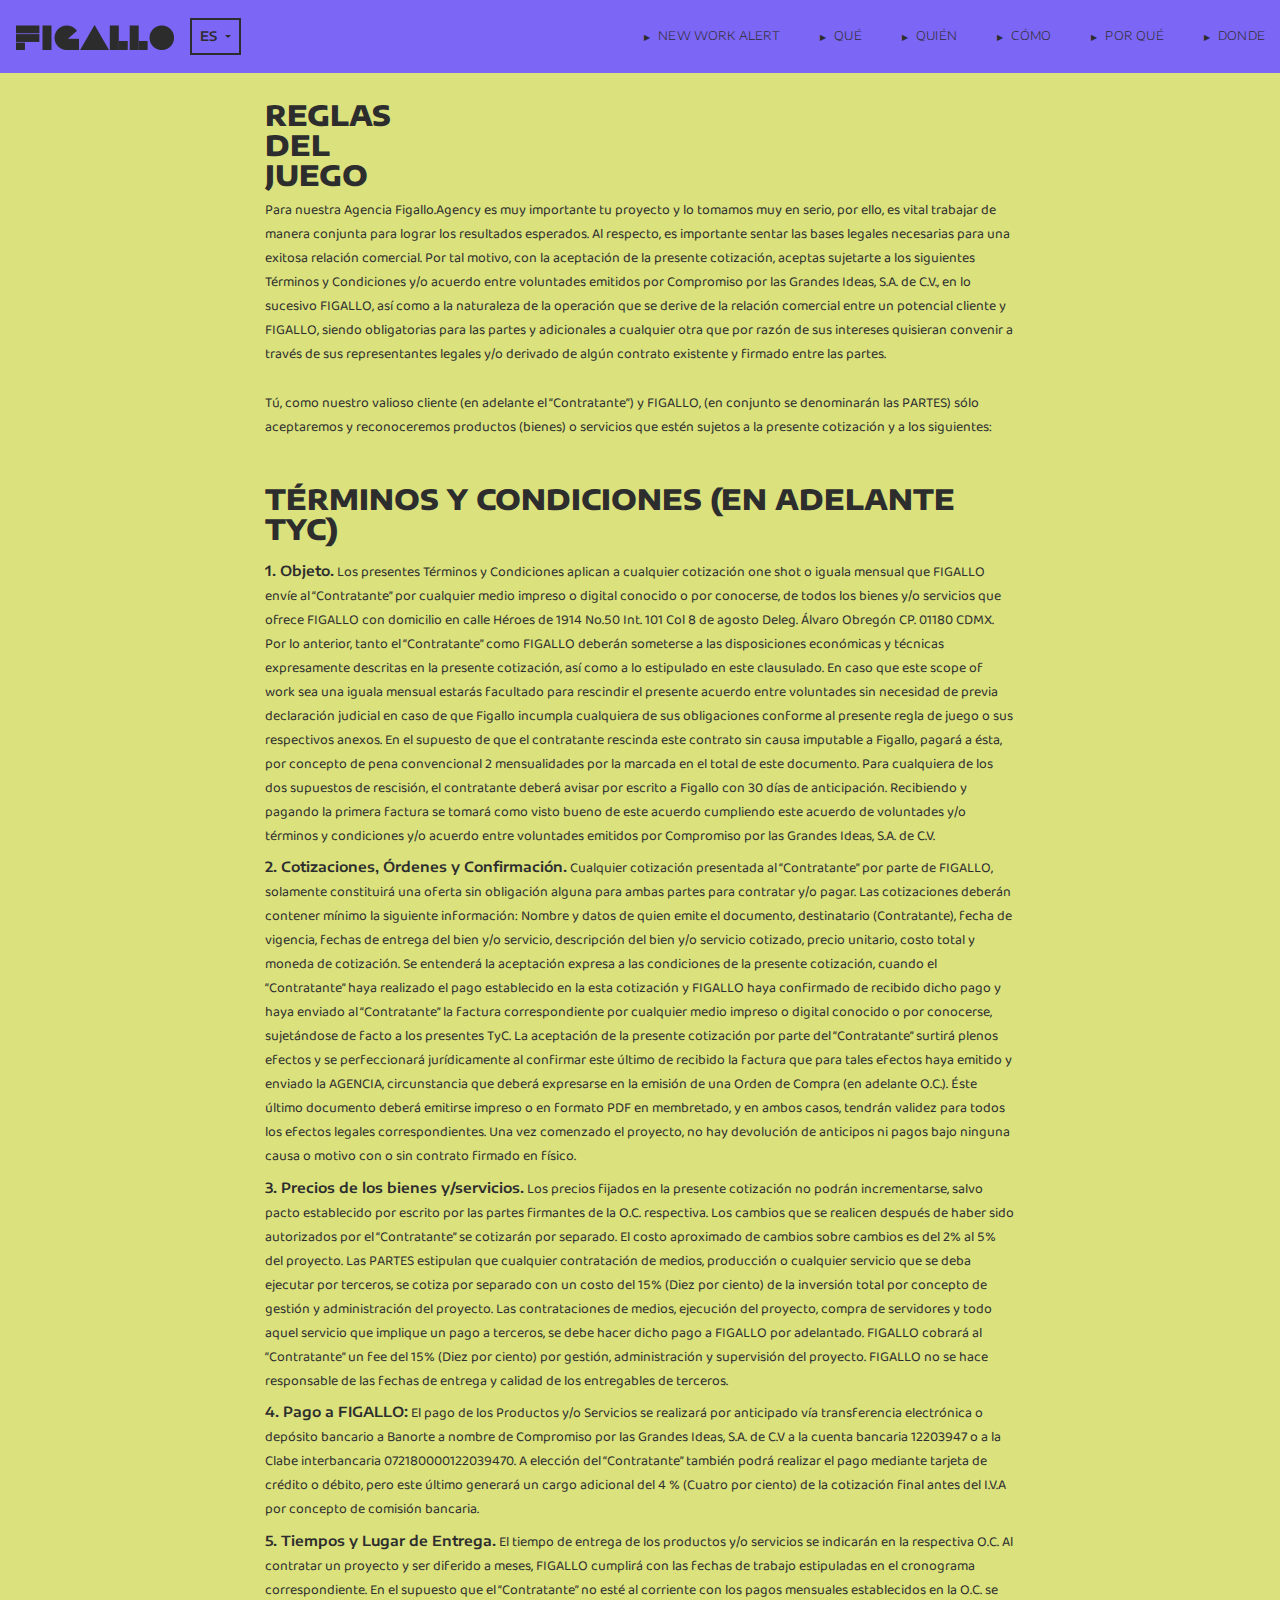
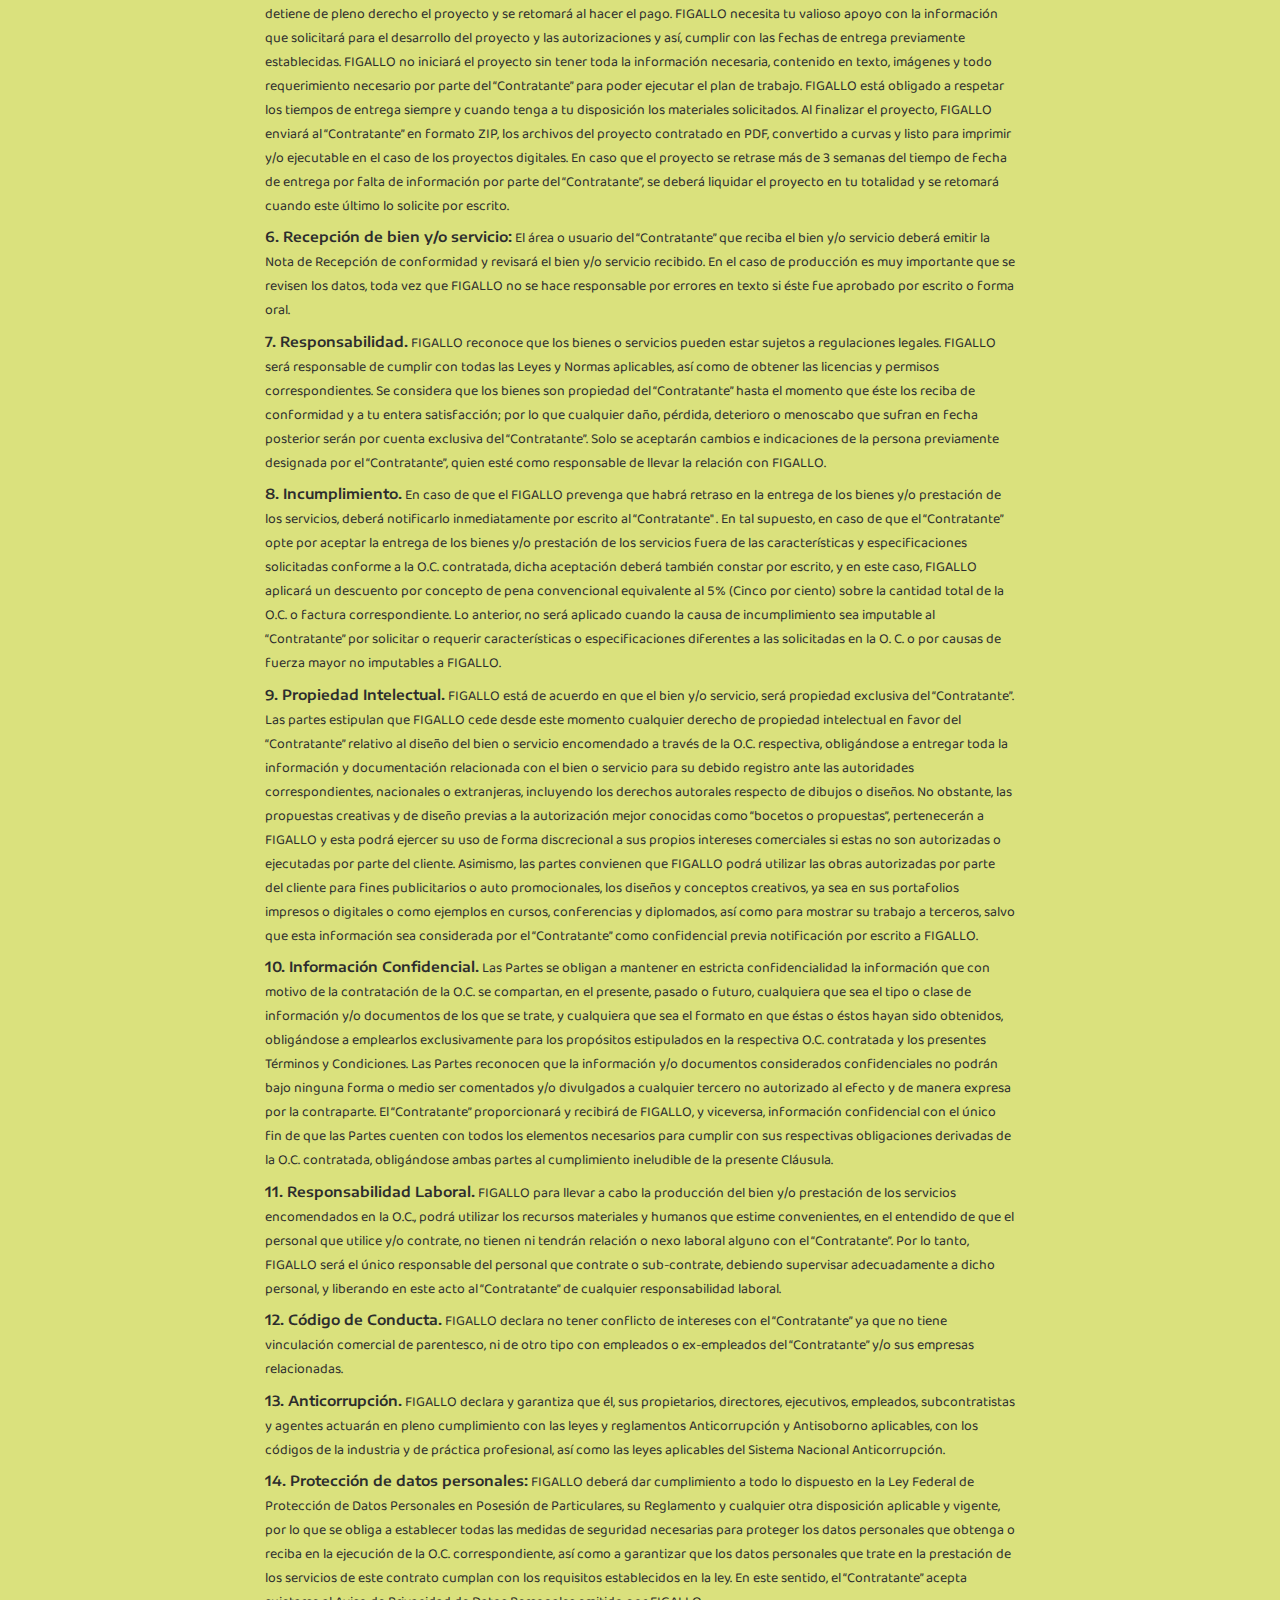
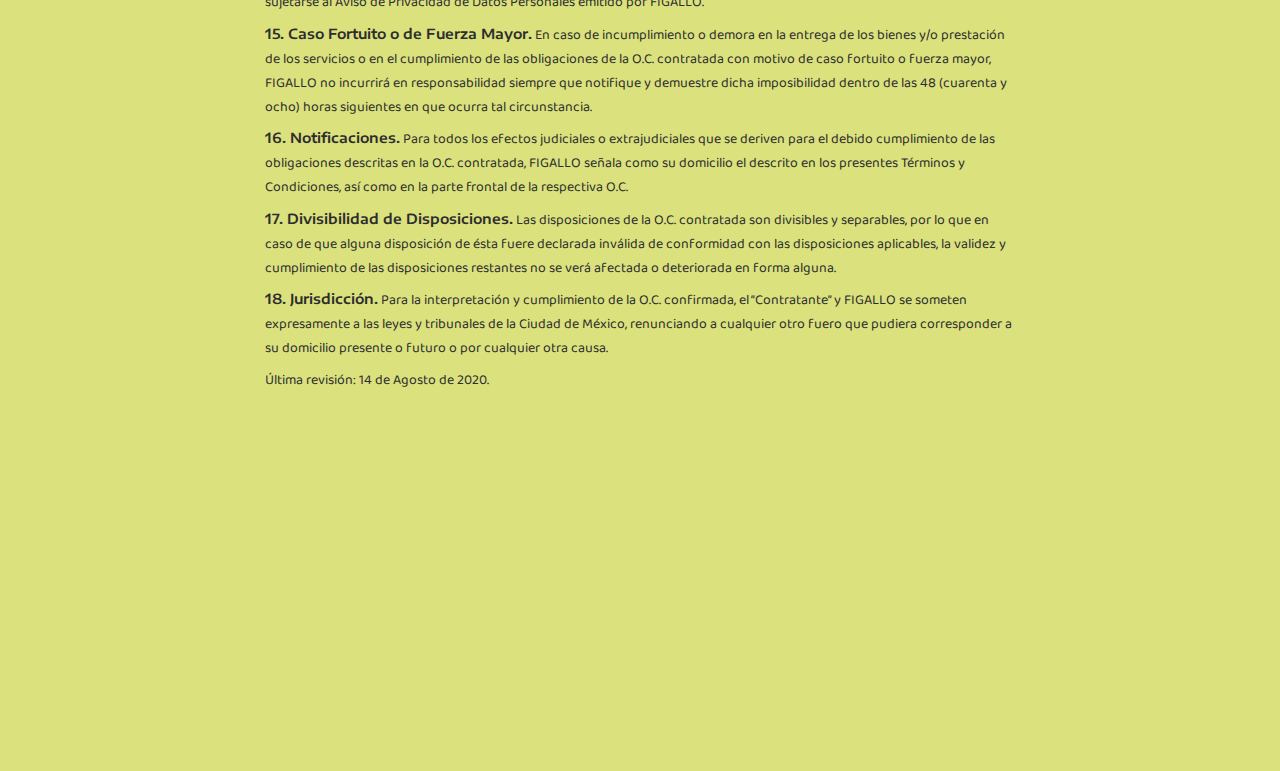
<file: reglas-del-juego.html>
<!DOCTYPE html>
<html class="no-js" lang="es">
    <head>
        <!-- title -->
        <title>Figallo Agency | Reglas del juego</title>
        <meta charset="utf-8">
        <meta http-equiv="X-UA-Compatible" content="IE=edge" />
		<meta name="viewport" content="width=device-width, initial-scale=1.0" />

		<!-- SEO Básico -->
		<meta name="description" content="Agencia creativa que resuelve problemas de negocio con estrategia e ideas que transforman marcas. Creatividad con propósito. Descubre Figallo.">
		<meta name="keywords" content="creatividad estratégica, marketing digital, branding, publicidad, estrategias digitales, Figallo Agency">
		<meta name="author" content="Figallo Agency">
		<meta name="robots" content="index, follow">

		<!-- Twitter Cards -->
		<meta name="twitter:card" content="summary_large_image">
		<meta name="twitter:title" content="Figallo Agency | Reglas del juego">
		<meta name="twitter:description" content="Resolvemos problemas de negocio con creatividad estratégica. Las ideas son más grandes que la publicidad. Descubre cómo podemos potenciar tu marca.">
		<meta name="twitter:image" content="https://figallo.agency/images/twitter-image.jpg">
		<meta name="twitter:site" content="@FigalloAgency">

		<!-- Favicon -->
		<link rel="icon" href="images/favicon.ico" type="image/x-icon">
		<link rel="apple-touch-icon" sizes="180x180" href="images/og-image.png">

		<!--open grapg sociales-->
		<meta property="og:locale" content="es_MX" />
		<meta property="og:type" content="website" />
		<meta property="og:title" content="Figallo Agency | Reglas del juego">
		<meta property="og:description" content="Las ideas son más grandes que la publicidad. Figallo Agency transforma desafíos en oportunidades con estrategias creativas innovadoras.">
		<meta property="og:url" content="https://figallo.agency/" />
		<meta property="og:site_name" content="Figallo Agency" />
		<meta property="og:image" content="https://figallo.agency/images/twitter-image.jpg" />
		<meta property="og:image:type" content="image/jpeg" />
		<meta property="og:image:width" content="800" />
		<meta property="og:image:height" content="800" />
		<meta property="og:image:alt" content="Figallo Agency | Reglas del juego" />
		<!-- Scripts y Optimizaciones -->
		<link rel="canonical" href="https://figallo.agency/reglas-del-juego">
		<script type="application/ld+json">
		<!-- Datos Estructurados JSON-LD -->
		[{
			"@context": "https://schema.org",
			"@type": "Organization",
			"name": "Figallo Agency",
			"url": "https://figallo.agency",
			"logo": "https://figallo.agency/images/logo.png",
			"image": "https://figallo.agency/images/twitter-image.jpg",
			"description": "Las ideas son más grandes que la publicidad. Figallo Agency transforma desafíos en oportunidades con estrategias creativas innovadoras.",
			"address": {
				"@type": "PostalAddress",
				"streetAddress": "Calle Amberes 58 1/B",
				"addressLocality": "Delegación Cuauhtémoc",
				"addressRegion": "Ciudad de México",
				"postalCode": "6600",
				"addressCountry": "MX"
			},
			"telephone": "+52-55-5348-3948",
			"email": "contacto@figallo.com.mx",
			"priceRange": "$$$$$",
			"sameAs": [
				"https://www.instagram.com/figalloagency",
				"https://www.x.com/figalloagency",
				"https://www.linkedin.com/company/figallo/"
			],
			"areaServed": {
				"@type": "Country",
				"name": "Mexico"
			},
			"founder": {
				"@type": "Person",
				"name": "Vieri Figallo"
			},
			"foundingDate": "2008-01-01",
			"contactPoint": {
				"@type": "ContactPoint",
				"telephone": "+52-55-5348-3948",
				"contactType": "customer service",
				"areaServed": "MX",
				"availableLanguage": ["Spanish", "English", "Chinese"]
			},
			"services": [
				{
					"@type": "Service",
					"name": "Estrategia",
					"description": "Consultoría estratégica para definir objetivos a corto y largo plazo para marcas.",
					"serviceType": "Consultoría y análisis de marca, Investigación de mercado, Estrategia de posicionamiento de marca",
					"offers": {
						"@type": "Offer",
						"priceCurrency": "MXN",
						"price": "$$$$$"
					}
				},
				{
					"@type": "Service",
					"name": "Creatividad",
					"description": "Desarrollo de campañas creativas integrales que abarcan ATL, BTL, Digital, y RRSS.",
					"serviceType": "Creatividad All Line, Diseño de campañas, Redefinición de marca",
					"offers": {
						"@type": "Offer",
						"priceCurrency": "MXN",
						"price": "$$$$$"
					}
				},
				{
					"@type": "Service",
					"name": "Relaciones Públicas e Influencers",
					"description": "Creamos historias que los medios convierten en contenido y que la gente comparte. No somos una agencia de relaciones públicas tradicional, vamos más allá. Encontramos nuevas formas de conectar con tus stakeholders y amplificamos el propósito de tu marca.",
					"serviceType": "Relaciones Públicas Institucionales, Branded PR, Media Training, PR Disruptivo, Creación de manuales de gestión de crisis, Monitoreo digital y prensa, Conferencias de prensa, Influencer Marketing Integral",
					"offers": {
					  "@type": "Offer",
					  "priceCurrency": "MXN",
					  "price": "$$$$$"
					}
				  },
				  {
					"@type": "Service",
					"name": "Producción de Contenidos",
					"description": "Doing IA Content Studio es nuestra productora in-house donde fusionamos dos mundos: IA y contenido original. Esta combinación con inteligencia artificial acelera procesos, impulsa la creación de contenido y maximiza la eficiencia de los recursos, haciendo que las ideas cobren vida de manera más ágil, efectiva y relevante.",
					"serviceType": "Generación de imágenes y video con IA, Foto Fija, Producción Audiovisual Integral (pre, pro y postproducción), Creación de contenido para redes sociales (TikTok, Reels, Shorts), Producción de Branded Content & Publicidad, Producción en vivo & streaming (eventos, conferencias, experiencias), Producción de videos corporativos, Desarrollo de identidad sonora (audio branding)",
					"offers": {
					  "@type": "Offer",
					  "priceCurrency": "MXN",
					  "price": "$$$$$"
					}
				  },
				  {
					"@type": "Service",
					"name": "Eventos y Experiencias",
					"description": "Un evento es una experiencia donde tu marca se expresa y conecta con tu gente. Diseñamos un journey inmersivo, colocando a tu invitado en el centro de cada momento.",
					"serviceType": "Conceptualización y diseño de experiencias, Producción y logística de eventos, Eventos híbridos y streaming, Levantamiento de contenidos en eventos, Activaciones de marca & live marketing, Influencer marketing para eventos, Convocatoria de medios a eventos",
					"offers": {
					  "@type": "Offer",
					  "priceCurrency": "MXN",
					  "price": "$$$$$"
					}
				  },
				  {
					"@type": "Service",
					"name": "Performance y Medios",
					"description": "El algoritmo necesita contenido relevante que genere conexión. Cuando esa conexión sucede, la pauta amplifica el mensaje de tu marca, potenciando su impacto de manera estratégica. Pero no todo ocurre en digital; estar en el momento y lugar correcto requiere una estrategia omnicanal que combine plataformas online y medios tradicionales. Aplicamos creatividad, data e inteligencia de medios para maximizar visibilidad, conversión y resultados medibles.",
					"serviceType": "Creative Performance, Remarketing y retargeting, Publicidad en marketplaces (Amazon, Mercado Libre), Análisis de audiencias y segmentación avanzada, Performance Marketing, Gestión y optimización de Google Ads, Gestión y optimización de Meta, X, Taboola, Negociación, contratación e implementación de medios ATL",
					"offers": {
					  "@type": "Offer",
					  "priceCurrency": "MXN",
					  "price": "$$$$$"
					}
				  }
				  
				]
		},
		{
			"@context": "https://schema.org",
			"@type": "VideoObject",
			"name": "Demo Reel Figallo",
			"description": "Somos una agencia de efectividad; llegamos a esto cuando logramos cruzar nuestros servicios integrales con los cuatro modelos de trabajo propietarios que desarrollamos, para ser aplicados a los objetivos de negocio y comunicación de nuestros clientes.",
			"thumbnailUrl": "https://i.vimeocdn.com/video/2003887827-73884365e9fbfc785a552fa56f5e27c4a7c5fcaf227e54d6ebca0801e30ecd5f-d?mw=80&q=85",
			"uploadDate": "2025-04-10T08:00:00+00:00",
			"duration": "PT36S",
			"contentUrl": "https://vimeo.com/1074520815",
			"embedUrl": "https://player.vimeo.com/video/1074520815",
			"regionsAllowed": ["US", "MX"]
		}]
		</script>
        <!-- animation -->
        <link rel="stylesheet" href="css/animate.css" />
        <!-- bootstrap -->
        <link rel="stylesheet" href="css/bootstrap.min.css" />
        <!-- swiper carousel -->
        <link rel="stylesheet" href="css/swiper.min.css">
        <!-- magnific popup -->
        <link rel="stylesheet" href="css/magnific-popup.css" />
        <!-- style -->
        <link rel="stylesheet" href="css/style.css" media="all"/>
        <!-- responsive css -->
        <link rel="stylesheet" href="css/responsive.css" media="all"/>
        <!-- responsive css -->
        <link rel="stylesheet" href="css/figallo.css?v=1.2" />
        <!--[if IE]>
            <script src="js/html5shiv.js"></script>
        <![endif]-->
		<!-- Google Tag Manager -->
		<script>(function(w,d,s,l,i){w[l]=w[l]||[];w[l].push({'gtm.start':
		new Date().getTime(),event:'gtm.js'});var f=d.getElementsByTagName(s)[0],
		j=d.createElement(s),dl=l!='dataLayer'?'&l='+l:'';j.async=true;j.src=
		'https://www.googletagmanager.com/gtm.js?id='+i+dl;f.parentNode.insertBefore(j,f);
		})(window,document,'script','dataLayer','GTM-TB9VRN8N');</script>
		<!-- End Google Tag Manager -->
    </head>
    <body>   
		<!-- Google Tag Manager (noscript) -->
		<noscript><iframe src="https://www.googletagmanager.com/ns.html?id=GTM-TB9VRN8N" height="0" width="0" style="display:none;visibility:hidden"></iframe></noscript>
		<!-- End Google Tag Manager (noscript) -->
        <!-- start header -->
        <header>
            <!-- start navigation -->
            <nav class="navbar navbar-default bootsnav navbar-fixed-top background-black header-dark white-link nav-box-width white-link navbar-expand-lg">
                <div class="container-fluid nav-header-container">
                    <!-- start logo -->
                    <div class="col-auto pl-lg-0">
                        <a href="/" title="Figallo" class="logo"><img class="logo-figallo" src="images/logotipo_figallo_agencia_de_publicidad_en_mexico.png" width="160" height="25" data-rjs="images/logotipo_figallo_agencia_de_publicidad_en_mexico.png" class="logo-dark" alt="Figallo · Agencia de Publicidad en México"></a>
                    </div>
                    <!-- end logo -->
					<div class="dropdown mr-4">
						<button class="btn btn-sm btn-transparent-black text-black dropdown-toggle" type="button" id="dropdownMenu2" data-toggle="dropdown" aria-haspopup="true" aria-expanded="false">
						  <span id="lang">Es</span>
						</button>
						<div class="dropdown-menu dropdown-menu-right" id="lang-switcher">
							<button class="dropdown-item" type="button" data-value="es">Español</button>
						  	<button class="dropdown-item" type="button" data-value="en">English</button>
						  	<button class="dropdown-item" type="button" data-value="zh">奇诺</button>
						</div>
					</div>
                    <div class="col-auto col-lg accordion-menu pr-lg-0">
                        <button type="button" class="navbar-toggler collapsed" data-toggle="collapse" data-target="#navbar-collapse-toggle-1">
                            <span class="sr-only">toggle navigation</span>
                            <span class="icon-bar"></span>
                            <span class="icon-bar"></span>
                            <span class="icon-bar"></span>
                        </button>
                        <div class="navbar-collapse collapse justify-content-end" id="navbar-collapse-toggle-1">
                            <ul class="nav navbar-nav">
                                <li><a href="/#new-work" title="NEW WORK ALERT" class="inner-link"><span class="icon-menu">▶</span> <span data-i18n="new_work_alert">NEW WORK ALERT</span></a></li>
                                <li><a href="/#que" title="QUÉ" class="inner-link"><span class="icon-menu">▶</span> <span data-i18n="what">QUÉ</span></a></li>
                                <li><a href="/#quien" title="QUIÉN" class="inner-link"><span class="icon-menu">▶</span> <span data-i18n="who">QUIÉN</span></a></li>
                                <li><a href="/#como" title="CÓMO" class="inner-link"><span class="icon-menu">▶</span> <span data-i18n="how">CÓMO</span></a></li>
                                <li><a href="/#por-que" title="POR QUÉ" class="inner-link"><span class="icon-menu">▶</span> <span data-i18n="why">POR QUÉ</span></a></li>
                                <li><a href="/#donde" title="DÓNDE" class="inner-link"><span class="icon-menu">▶</span> <span data-i18n="where">DÓNDE</span></a></li>
                            </ul>
                        </div>
                    </div>
                </div>

                <!-- 
                <div class="col-auto responsivo">
                    <div class="header-social-icon d-none d-md-inline-block">
                        <ul id="accordion" class="nav navbar-nav navbar-left no-margin alt-font text-normal" data-in="fadeIn" data-out="fadeOut">
                            
                            <li class="dropdown megamenu-fw">
                                <a href="#">ES <span class="icon-idioma">▼</span>
                                
                                <div class="menu-back-div dropdown-menu megamenu-content mega-menu collapse mega-menu-full">
                                    <ul>
                                        
                                        <li class="mega-menu-column col-lg-3">
                                            
                                            <ul>
                                                <li><a href="#">EN</a></li>
                                                <li><a href="#">FR</a></li>
                                            </ul>
                                            
                                        </li>
                                        
                                    </ul>
                                    
                                </div>
                            </li>
                        </ul>                        
                    </div>
                </div>
                -->
            </div>

            </nav>
            <!-- end navigation --> 
        </header>

     <!-- start section -->
     <section class="wow fadeIn last-paragraph-no-margin pt-0 back-verde padding-20px-bottom">
       
        <div class="container margin-20px-bottom margin-50px-top">
            <div class="row justify-content-center">
                <div class="col-12 col-md-8 margin-50px-top margin-20px-bottom">
                    <h1 class="color-gris t-contacto may">Reglas<br>
                        <span>del</span><br>
                        juego</h1>

                        <p class="mt-2">Para nuestra Agencia Figallo.Agency es muy importante tu proyecto y lo tomamos muy en serio, por ello, es vital trabajar de manera conjunta para lograr los resultados esperados. Al respecto, es importante sentar las bases legales necesarias para una exitosa relación comercial. Por tal motivo, con la aceptación de la presente cotización, aceptas sujetarte a los siguientes Términos y Condiciones y/o acuerdo entre voluntades emitidos por Compromiso por las Grandes Ideas, S.A. de C.V., en lo sucesivo FIGALLO, así como a la naturaleza de la operación que se derive de la relación comercial entre un potencial cliente y FIGALLO, siendo obligatorias para las partes y adicionales a cualquier otra que por razón de sus intereses quisieran convenir a través de sus representantes legales y/o derivado de algún contrato existente y firmado entre las partes.</p> 
 
				<p class="mb-5">Tú, como nuestro valioso cliente (en adelante el “Contratante”) y FIGALLO, (en conjunto se denominarán las PARTES) sólo aceptaremos y reconoceremos productos (bienes) o servicios que estén sujetos a la presente cotización y a los siguientes:</p>

				<h6 class="color-gris t-contacto may mb-3">Términos y Condiciones (en adelante TyC)</h6>

				<p class="mb-2"><b>1. Objeto.</b> Los presentes Términos y Condiciones aplican a cualquier cotización one shot o iguala mensual que FIGALLO envíe al “Contratante” por cualquier medio impreso o digital conocido o por conocerse, de todos los bienes y/o servicios que ofrece FIGALLO con domicilio en calle Héroes de 1914 No.50  Int. 101 Col 8 de agosto Deleg. Álvaro Obregón CP. 01180 CDMX. Por lo anterior, tanto el “Contratante” como FIGALLO deberán someterse a las disposiciones económicas y técnicas expresamente descritas en la presente cotización, así como a lo estipulado en este clausulado. En caso que este scope of work sea una iguala mensual estarás facultado para rescindir el presente acuerdo entre voluntades  sin necesidad de previa declaración judicial en caso de que Figallo incumpla cualquiera de sus obligaciones conforme al presente regla de juego o sus respectivos anexos. En el supuesto de que el contratante rescinda este contrato sin causa imputable a Figallo, pagará a ésta, por concepto de pena convencional 2 mensualidades por la marcada en el total de este documento.  Para cualquiera de los dos supuestos de rescisión, el contratante deberá avisar por escrito a Figallo con 30 días de anticipación. Recibiendo y pagando la primera factura se tomará como visto bueno de este acuerdo cumpliendo este acuerdo de voluntades y/o términos y condiciones y/o acuerdo entre voluntades emitidos por Compromiso por las Grandes Ideas, S.A. de C.V.</p>

				<p class="mb-2"><b>2. Cotizaciones, Órdenes y Confirmación.</b> Cualquier cotización presentada al “Contratante” por parte de FIGALLO, solamente constituirá una oferta sin obligación alguna para ambas partes para contratar y/o pagar. Las cotizaciones deberán contener mínimo la siguiente información: Nombre y datos de quien emite el documento, destinatario (Contratante), fecha de vigencia, fechas de entrega del bien y/o servicio, descripción del bien y/o servicio cotizado, precio unitario, costo total y moneda de cotización. Se entenderá la aceptación expresa a las condiciones de la presente cotización, cuando el “Contratante” haya realizado el pago establecido en la esta cotización y FIGALLO haya confirmado de recibido dicho pago y haya enviado al “Contratante” la factura correspondiente por cualquier medio impreso o digital conocido o por conocerse, sujetándose de facto a los presentes TyC. La aceptación de la presente cotización por parte del “Contratante” surtirá plenos efectos y se perfeccionará jurídicamente al confirmar este último de recibido la factura que para tales efectos haya emitido y enviado la AGENCIA, circunstancia que deberá expresarse en la emisión de una Orden de Compra (en adelante O.C.). Éste último documento deberá emitirse impreso o en formato PDF en membretado, y en ambos casos, tendrán validez para todos los efectos legales correspondientes. Una vez comenzado el proyecto, no hay devolución de anticipos ni pagos bajo ninguna causa o motivo con o sin contrato firmado en físico. </p>

 				<p class="mb-2"><b>3. Precios de los bienes y/servicios.</b> Los precios fijados en la presente cotización no podrán incrementarse, salvo pacto establecido por escrito por las partes firmantes de la O.C. respectiva. Los cambios que se realicen después de haber sido autorizados por el “Contratante” se cotizarán por separado. El costo aproximado de cambios sobre cambios es del 2% al 5% del proyecto. Las PARTES estipulan que cualquier contratación de medios, producción o cualquier servicio que se deba ejecutar por terceros, se cotiza por separado con un costo del 15% (Diez por ciento) de la inversión total por concepto de gestión y administración del proyecto. Las contrataciones de medios, ejecución del proyecto, compra de servidores y todo aquel servicio que implique un pago a terceros, se debe hacer dicho pago a FIGALLO por adelantado. FIGALLO cobrará al “Contratante” un fee del 15% (Diez por ciento) por gestión, administración y supervisión del proyecto. FIGALLO no se hace responsable de las fechas de entrega y calidad de los entregables de terceros. </p>

				<p class="mb-2"><b>4. Pago a FIGALLO:</b> El pago de los Productos y/o Servicios se realizará por anticipado vía transferencia electrónica o depósito bancario a Banorte a nombre de Compromiso por las Grandes Ideas, S.A. de C.V a la cuenta bancaria 12203947 o a la Clabe interbancaria 072180000122039470. A elección del “Contratante” también podrá realizar el pago mediante tarjeta de crédito o débito, pero este último generará un cargo adicional del 4 % (Cuatro por ciento) de la cotización final antes del I.V.A por concepto de comisión bancaria.</p>

 				<p class="mb-2"><b>5. Tiempos y Lugar de Entrega.</b> El tiempo de entrega de los productos y/o servicios se indicarán en la respectiva O.C. Al contratar un proyecto y ser diferido a meses, FIGALLO cumplirá con las fechas de trabajo estipuladas en el cronograma correspondiente. En el supuesto que el “Contratante” no esté al corriente con los pagos mensuales establecidos en la O.C. se detiene de pleno derecho el proyecto y se retomará al hacer el pago. FIGALLO necesita tu valioso apoyo con la información que solicitará para el desarrollo del proyecto y las autorizaciones y así, cumplir con las fechas de entrega previamente establecidas. FIGALLO no iniciará el proyecto sin tener toda la información necesaria, contenido en texto, imágenes y todo requerimiento necesario por parte del “Contratante” para poder ejecutar el plan de trabajo. FIGALLO está obligado a respetar los tiempos de entrega siempre y cuando tenga a tu disposición los materiales solicitados. Al finalizar el proyecto, FIGALLO enviará al “Contratante” en formato ZIP, los archivos del proyecto contratado en PDF, convertido a curvas y listo para imprimir y/o ejecutable en el caso de los proyectos digitales. En caso que el proyecto se retrase más de 3 semanas del tiempo de fecha de entrega por falta de información por parte del “Contratante”, se deberá liquidar el proyecto en tu totalidad y se retomará cuando este último lo solicite por escrito.</p>

				<p class="mb-2"><b>6. Recepción de bien y/o servicio:</b> El área o usuario del “Contratante” que reciba el bien y/o servicio deberá emitir la Nota de Recepción de conformidad y revisará el bien y/o servicio recibido. En el caso de producción es muy importante que se revisen los datos, toda vez que FIGALLO no se hace responsable por errores en texto si éste fue aprobado por escrito o forma oral.</p>

				<p class="mb-2"><b>7. Responsabilidad.</b> FIGALLO reconoce que los bienes o servicios pueden estar sujetos a regulaciones legales. FIGALLO será responsable de cumplir con todas las Leyes y Normas aplicables, así como de obtener las licencias y permisos correspondientes. Se considera que los bienes son propiedad del “Contratante” hasta el momento que éste los reciba de conformidad y a tu entera satisfacción; por lo que cualquier daño, pérdida, deterioro o menoscabo que sufran en fecha posterior serán por cuenta exclusiva del “Contratante”. Solo se aceptarán cambios e indicaciones de la persona previamente designada por el “Contratante”, quien esté como responsable de llevar la relación con FIGALLO.</p>

				<p class="mb-2"><b>8. Incumplimiento.</b> En caso de que el FIGALLO prevenga que habrá retraso en la entrega de los bienes y/o prestación de los servicios, deberá notificarlo inmediatamente por escrito al “Contratante" . En tal supuesto, en caso de que el “Contratante” opte por aceptar la entrega de los bienes y/o prestación de los servicios fuera de las características y especificaciones solicitadas conforme a la O.C. contratada, dicha aceptación deberá también constar por escrito, y en este caso, FIGALLO aplicará un descuento por concepto de pena convencional equivalente al 5% (Cinco por ciento) sobre la cantidad total de la O.C. o factura correspondiente. Lo anterior, no será aplicado cuando la causa de incumplimiento sea imputable al “Contratante” por solicitar o requerir características o especificaciones diferentes a las solicitadas en la O. C. o por causas de fuerza mayor no imputables a FIGALLO.</p>

				<p class="mb-2"><b>9. Propiedad Intelectual.</b> FIGALLO está de acuerdo en que el bien y/o servicio, será propiedad exclusiva del “Contratante”. Las partes estipulan que FIGALLO cede desde este momento cualquier derecho de propiedad intelectual en favor del “Contratante” relativo al diseño del bien o servicio encomendado a través de la O.C. respectiva, obligándose a entregar toda la información y documentación relacionada con el bien o servicio para su debido registro ante las autoridades correspondientes, nacionales o extranjeras, incluyendo los derechos autorales respecto de dibujos o diseños. No obstante, las propuestas creativas y de diseño previas a la autorización mejor conocidas como “bocetos o propuestas”, pertenecerán a FIGALLO y esta podrá ejercer su uso de forma discrecional a sus propios intereses comerciales si estas no son autorizadas o ejecutadas por parte del cliente. Asimismo, las partes convienen que FIGALLO podrá utilizar las obras autorizadas por parte del cliente para fines publicitarios o auto promocionales, los diseños y conceptos creativos, ya sea en sus portafolios impresos o digitales o como ejemplos en cursos, conferencias y diplomados, así como para mostrar su trabajo a terceros, salvo que esta información sea considerada por el “Contratante” como confidencial previa notificación por escrito a FIGALLO.</p>

				<p class="mb-2"><b>10. Información Confidencial.</b> Las Partes se obligan a mantener en estricta confidencialidad la información que con motivo de la contratación de la O.C. se compartan, en el presente, pasado o futuro, cualquiera que sea el tipo o clase de información y/o documentos de los que se trate, y cualquiera que sea el formato en que éstas o éstos hayan sido obtenidos, obligándose a emplearlos exclusivamente para los propósitos estipulados en la respectiva O.C. contratada y los presentes Términos y Condiciones. Las Partes reconocen que la información y/o documentos considerados confidenciales no podrán bajo ninguna forma o medio ser comentados y/o divulgados a cualquier tercero no autorizado al efecto y de manera expresa por la contraparte. El “Contratante” proporcionará y recibirá de FIGALLO, y viceversa, información confidencial con el único fin de que las Partes cuenten con todos los elementos necesarios para cumplir con sus respectivas obligaciones derivadas de la O.C. contratada, obligándose ambas partes al cumplimiento ineludible de la presente Cláusula.</p>

 				<p class="mb-2"><b>11. Responsabilidad Laboral.</b> FIGALLO para llevar a cabo la producción del bien y/o prestación de los servicios encomendados en la O.C., podrá utilizar los recursos materiales y humanos que estime convenientes, en el entendido de que el personal que utilice y/o contrate, no tienen ni tendrán relación o nexo laboral alguno con el “Contratante”. Por lo tanto, FIGALLO será el único responsable del personal que contrate o sub-contrate, debiendo supervisar adecuadamente a dicho personal, y liberando en este acto al “Contratante” de cualquier responsabilidad laboral.</p>

 				<p class="mb-2"><b>12. Código de Conducta.</b> FIGALLO declara no tener conflicto de intereses con el “Contratante” ya que no tiene vinculación comercial de parentesco, ni de otro tipo con empleados o ex-empleados del “Contratante” y/o sus empresas relacionadas.</p>

 				<p class="mb-2"><b>13. Anticorrupción.</b> FIGALLO declara y garantiza que él, sus propietarios, directores, ejecutivos, empleados, subcontratistas y agentes actuarán en pleno cumplimiento con las leyes y reglamentos Anticorrupción y Antisoborno aplicables, con los códigos de la industria y de práctica profesional, así como las leyes aplicables del Sistema Nacional Anticorrupción.</p>

				<p class="mb-2"><b>14. Protección de datos personales:</b> FIGALLO deberá dar cumplimiento a todo lo dispuesto en la Ley Federal de Protección de Datos Personales en Posesión de Particulares, su Reglamento y cualquier otra disposición aplicable y vigente, por lo que se obliga a establecer todas las medidas de seguridad necesarias para proteger los datos personales que obtenga o reciba en la ejecución de la O.C. correspondiente, así como a garantizar que los datos personales que trate en la prestación de los servicios de este contrato cumplan con los requisitos establecidos en la ley. En este sentido, el “Contratante” acepta sujetarse al Aviso de Privacidad de Datos Personales emitido por FIGALLO.</p>

 				<p class="mb-2"><b>15. Caso Fortuito o de Fuerza Mayor.</b> En caso de incumplimiento o demora en la entrega de los bienes y/o prestación de los servicios o en el cumplimiento de las obligaciones de la O.C. contratada con motivo de caso fortuito o fuerza mayor, FIGALLO no incurrirá en responsabilidad siempre que notifique y demuestre dicha imposibilidad dentro de las 48 (cuarenta y ocho) horas siguientes en que ocurra tal circunstancia.</p>

 				<p class="mb-2"><b>16. Notificaciones.</b> Para todos los efectos judiciales o extrajudiciales que se deriven para el debido cumplimiento de las obligaciones descritas en la O.C. contratada, FIGALLO señala como su domicilio el descrito en los presentes Términos y Condiciones, así como en la parte frontal de la respectiva O.C.</p>

 				<p class="mb-2"><b>17. Divisibilidad de Disposiciones.</b> Las disposiciones de la O.C. contratada son divisibles y separables, por lo que en caso de que alguna disposición de ésta fuere declarada inválida de conformidad con las disposiciones aplicables, la validez y cumplimiento de las disposiciones restantes no se verá afectada o deteriorada en forma alguna.</p>

 				<p class="mb-2"><b>18. Jurisdicción.</b> Para la interpretación y cumplimiento de la O.C. confirmada, el “Contratante” y FIGALLO se someten expresamente a las leyes y tribunales de la Ciudad de México, renunciando a cualquier otro fuero que pudiera corresponder a su domicilio presente o futuro o por cualquier otra causa.</p> 
 
				<p>Última revisión: 14 de Agosto de 2020.</p>
                </div>
            </div>
        </div>

        <div class="container">
            <div class="row justify-content-center wow fadeInRight">

                <div class="col-12 col-md-8">

                   
                    
                </div>
            </div>

        </div>

        

    </section>
     <!-- end section -->

   
<footer class="back-verde">

    <div class="container-fluid mar">
        
        <div class="row justify-content-center align-items-center wow fadeInLeft">

            <div class="col-12 col-md-8 offset-md-2 margin-30px-top text-center redes-pantalla">
                <p>CDMX<a class="aviso" href="https://wa.me/525534525221" target="_blank" style="margin-right: 20px;"><img src="images/whatsapp.svg" alt="whatsapp cdmx" width="20" style="margin: 0 5px;">+(52) 55 3452 5221</a>
               Bajío<a class="aviso" href="https://wa.me/524461413476" target="_blank" style="margin-right: 20px;"><img src="images/whatsapp.svg" alt="whatsapp bajio" width="20" style="margin: 0 5px;">+(52) 44 6141 3476</a>
                Monterrey<a class="aviso" href="https://wa.me/528119613459" target="_blank" style="margin-right: 20px;"><img src="images/whatsapp.svg" alt="whatsapp monterrey" width="20" style="margin: 0 5px;">+(52) 81 1961 3459</a></p>

            </div>

            <div class="col-12 col-md-8 margin-30px-top text-center redes-responsive">
                <p>CDMX<a class="aviso" href="https://wa.me/525534525221" target="_blank" style="margin-right: 20px;"><img src="images/whatsapp.svg" alt="whatsapp cdmx" width="20" style="margin: 0 5px;">+(52) 55 3452 5221</a></p>
                <p>Bajío<a class="aviso" href="https://wa.me/524461413476" target="_blank" style="margin-right: 20px;"><img src="images/whatsapp.svg" alt="whatsapp bajio" width="20" style="margin: 0 5px;">+(52) 44 6141 3476</a></p>
                <p>Monterrey<a class="aviso" href="https://wa.me/528119613459" target="_blank" style="margin-right: 20px;"><img src="images/whatsapp.svg" alt="whatsapp monterrey" width="20" style="margin: 0 5px;">+(52) 81 1961 3459</a></p>
            </div>

            <div class="col-12 col-md-2 margin-10px-top text-center">
                    <a class="redes" aria-label="Visitar Instagram de Figallo" href="https://www.instagram.com/figalloagency?igshid=1op6e9pur2qxx" target="_blank"><img alt="instagram figallo" src="images/instagram.svg"></a>
                    <a class="redes" aria-label="Visitar Linkedin de Figallo" href="http://linkedin.com/company/figallo-comunicaciones/" target="_blank"><img alt="linkedin figallo" src="images/linkedin.svg"></a>
            </div>
        </div>

        <div class="row justify-content-end align-items-center wow fadeInRight">


                    <div class="col-12 margin-30px-top text-center texto-centro">
                        <p class="mb-0" data-i18n="footer_members">Miembros de:</p>
                        
                        <div class="row align-items-center justify-content-center">
                            <div class="col-md-2 col-12 text-center margin-10px-top"><a aria-label="Ver más sobre Circulo Creativo" href="https://circulocreativo.mx/" target="_blank"><img src="images/circulo-creativo-figallo-agency.png" alt="circulo creativo" style="max-width: 50px;"></a></div>
                            <div class="col-md-2 col-12 text-center margin-10px-top"><a aria-label="Ver más sobre Coparmex" href="https://coparmex.org.mx/" target="_blank"><img src="images/coparmex-figallo-agency.png" alt="coparmex" style="max-width: 150px;"></div>
                            <div class="col-md-2 col-12 text-center margin-10px-top"><a aria-label="Ver más sobre Constellation Network" href="https://constellation.network/" target="_blank"><img src="images/constellation-global-network-figallo-agency.png" alt="constellation global network" style="max-width: 150px;"></a></div>
                        </div>
                        
                        
                    </div>
                   
                    <div class="col-12 margin-30px-top text-center">                          
                        <p> <span data-i18n="influencer_cta">¿Eres Influencer? Envía tus datos a:</span> <a class="aviso" target="_blank" href="http://www.influencersmexico.com/">www.influencersmexico.com</a></p>
                    </div>

        </div>
        <div class="row align-items-end wow fadeInLeft">

            

            <div class="col-12 col-md-8 text-center">
                <p class="t-ch" data-i18n="footer_disclaimer">Los nombres y logotipos en este sitio son propiedad de sus titulares. Figallo Agency los usa solo con fines ilustrativos y referenciales.</p>
            </div>

            <div class="col-12 col-md-4 text-sm-center">
                <a class="aviso t-ch" href="/reglas-del-juego" data-i18n="game_rules">Reglas del juego</a> &middot; <a class="aviso t-ch" href="/aviso-de-privacidad" data-i18n="privacy_policy">Aviso de privacidad</a>
                <p class="t-ch"> © 2025 Figallo · Hacking Business</p>
    
            </div>

        </div>
    </div>
</footer>
    <!-- end section -->
        <!-- start scroll to top 
        <a class="scroll-top-arrow" href="javascript:void(0);"><i class="ti-arrow-up"></i></a>
         end scroll to top  -->
        <!-- javascript libraries -->
        <script type="text/javascript" defer src="js/jquery.js"></script>
        <script type="text/javascript" defer src="js/bootstrap.bundle.js"></script>
        <script type="text/javascript" defer src="js/jquery.easing.1.3.js"></script>
        <script type="text/javascript" defer src="js/smooth-scroll.js"></script>
        <!-- menu navigation -->
        <script type="text/javascript" defer src="js/bootsnav.js"></script>
        <script type="text/javascript" defer src="js/jquery.nav.js"></script>
        <!-- animation -->
        <script type="text/javascript" defer src="js/wow.min.js"></script>
        <!-- swiper carousel -->
        <script type="text/javascript" defer src="js/swiper.min.js"></script>
        <!-- magnific popup -->
        <script type="text/javascript" defer src="js/jquery.magnific-popup.min.js"></script>
        <!-- images loaded -->
        <script type="text/javascript" defer src="js/imagesloaded.pkgd.min.js"></script>    
        <!-- pull menu -->
        <script type="text/javascript" defer src="js/classie.js"></script>
        <script type="text/javascript" defer src="js/hamburger-menu.js"></script>
        <!-- fit video  -->
        <script type="text/javascript" defer src="js/jquery.fitvids.js"></script>
        <!-- setting -->
        <script type="text/javascript" defer src="js/main.js?v=1.3"></script>
        <script type="text/javascript" defer src="js/i18n.js"></script>

    </body>
</html>
</file>
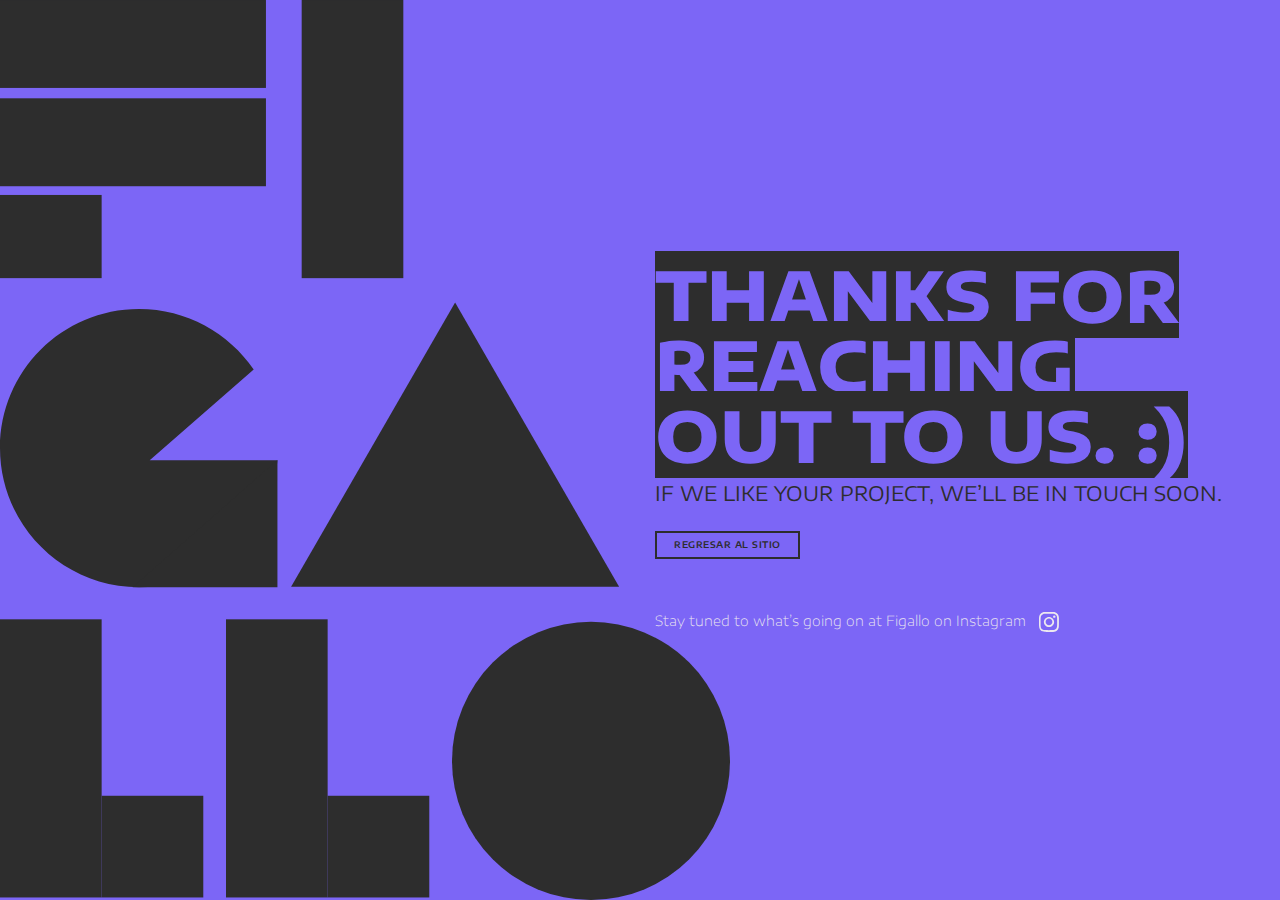
<file: thankyou-page.html>
<!DOCTYPE html>
<html class="no-js" lang="es">
    <head>
        <!-- title -->
        <title>Figallo Agency | Creatividad Estratégica para Resolver Problemas de Negocio</title>
        <meta charset="utf-8">
        <meta http-equiv="X-UA-Compatible" content="IE=edge" />
		<meta name="viewport" content="width=device-width, initial-scale=1.0" />

		<!-- SEO Básico -->
		<meta name="description" content="Agencia creativa que resuelve problemas de negocio con estrategia e ideas que transforman marcas. Creatividad con propósito. Descubre Figallo.">
		<meta name="keywords" content="creatividad estratégica, marketing digital, branding, publicidad, estrategias digitales, Figallo Agency">
		<meta name="author" content="Figallo Agency">
		<meta name="robots" content="index, follow">

		<!-- Twitter Cards -->
		<meta name="twitter:card" content="summary_large_image">
		<meta name="twitter:title" content="Figallo Agency | Creatividad Estratégica para Resolver Problemas de Negocio">
		<meta name="twitter:description" content="Resolvemos problemas de negocio con creatividad estratégica. Las ideas son más grandes que la publicidad. Descubre cómo podemos potenciar tu marca.">
		<meta name="twitter:image" content="https://figallo.agency/images/twitter-image.jpg">
		<meta name="twitter:site" content="@FigalloAgency">

		<!-- Favicon -->
		<link rel="icon" href="images/favicon.ico" type="image/x-icon">
		<link rel="apple-touch-icon" sizes="180x180" href="images/og-image.png">

		<!--open grapg sociales-->
		<meta property="og:locale" content="es_MX" />
		<meta property="og:type" content="website" />
		<meta property="og:title" content="Figallo Agency | Creatividad Estratégica para Resolver Problemas de Negocio">
		<meta property="og:description" content="Las ideas son más grandes que la publicidad. Figallo Agency transforma desafíos en oportunidades con estrategias creativas innovadoras.">
		<meta property="og:url" content="https://figallo.agency/" />
		<meta property="og:site_name" content="Figallo Agency" />
		<meta property="og:image" content="https://figallo.agency/images/twitter-image.jpg" />
		<meta property="og:image:type" content="image/jpeg" />
		<meta property="og:image:width" content="800" />
		<meta property="og:image:height" content="800" />
		<meta property="og:image:alt" content="Figallo Agency | Creatividad Estratégica para Resolver Problemas de Negocio" />
		<!-- Scripts y Optimizaciones -->
		<link rel="canonical" href="https://figallo.agency/">
		<script type="application/ld+json">
		<!-- Datos Estructurados JSON-LD -->
		[{
			"@context": "https://schema.org",
			"@type": "Organization",
			"name": "Figallo Agency",
			"url": "https://figallo.agency",
			"logo": "https://figallo.agency/images/logo.png",
			"image": "https://figallo.agency/images/twitter-image.jpg",
			"description": "Las ideas son más grandes que la publicidad. Figallo Agency transforma desafíos en oportunidades con estrategias creativas innovadoras.",
			"address": {
				"@type": "PostalAddress",
				"streetAddress": "Calle Amberes 58 1/B",
				"addressLocality": "Delegación Cuauhtémoc",
				"addressRegion": "Ciudad de México",
				"postalCode": "6600",
				"addressCountry": "MX"
			},
			"telephone": "+52-55-5348-3948",
			"email": "contacto@figallo.com.mx",
			"priceRange": "$$$$$",
			"sameAs": [
				"https://www.instagram.com/figalloagency",
				"https://www.x.com/figalloagency",
				"https://www.linkedin.com/company/figallo/"
			],
			"areaServed": {
				"@type": "Country",
				"name": "Mexico"
			},
			"founder": {
				"@type": "Person",
				"name": "Vieri Figallo"
			},
			"foundingDate": "2008-01-01",
			"contactPoint": {
				"@type": "ContactPoint",
				"telephone": "+52-55-5348-3948",
				"contactType": "customer service",
				"areaServed": "MX",
				"availableLanguage": ["Spanish", "English", "Chinese"]
			},
			"services": [
				{
					"@type": "Service",
					"name": "Estrategia",
					"description": "Consultoría estratégica para definir objetivos a corto y largo plazo para marcas.",
					"serviceType": "Consultoría y análisis de marca, Investigación de mercado, Estrategia de posicionamiento de marca",
					"offers": {
						"@type": "Offer",
						"priceCurrency": "MXN",
						"price": "$$$$$"
					}
				},
				{
					"@type": "Service",
					"name": "Creatividad",
					"description": "Desarrollo de campañas creativas integrales que abarcan ATL, BTL, Digital, y RRSS.",
					"serviceType": "Creatividad All Line, Diseño de campañas, Redefinición de marca",
					"offers": {
						"@type": "Offer",
						"priceCurrency": "MXN",
						"price": "$$$$$"
					}
				},
				{
					"@type": "Service",
					"name": "Relaciones Públicas e Influencers",
					"description": "Creamos historias que los medios convierten en contenido y que la gente comparte. No somos una agencia de relaciones públicas tradicional, vamos más allá. Encontramos nuevas formas de conectar con tus stakeholders y amplificamos el propósito de tu marca.",
					"serviceType": "Relaciones Públicas Institucionales, Branded PR, Media Training, PR Disruptivo, Creación de manuales de gestión de crisis, Monitoreo digital y prensa, Conferencias de prensa, Influencer Marketing Integral",
					"offers": {
					  "@type": "Offer",
					  "priceCurrency": "MXN",
					  "price": "$$$$$"
					}
				  },
				  {
					"@type": "Service",
					"name": "Producción de Contenidos",
					"description": "Doing IA Content Studio es nuestra productora in-house donde fusionamos dos mundos: IA y contenido original. Esta combinación con inteligencia artificial acelera procesos, impulsa la creación de contenido y maximiza la eficiencia de los recursos, haciendo que las ideas cobren vida de manera más ágil, efectiva y relevante.",
					"serviceType": "Generación de imágenes y video con IA, Foto Fija, Producción Audiovisual Integral (pre, pro y postproducción), Creación de contenido para redes sociales (TikTok, Reels, Shorts), Producción de Branded Content & Publicidad, Producción en vivo & streaming (eventos, conferencias, experiencias), Producción de videos corporativos, Desarrollo de identidad sonora (audio branding)",
					"offers": {
					  "@type": "Offer",
					  "priceCurrency": "MXN",
					  "price": "$$$$$"
					}
				  },
				  {
					"@type": "Service",
					"name": "Eventos y Experiencias",
					"description": "Un evento es una experiencia donde tu marca se expresa y conecta con tu gente. Diseñamos un journey inmersivo, colocando a tu invitado en el centro de cada momento.",
					"serviceType": "Conceptualización y diseño de experiencias, Producción y logística de eventos, Eventos híbridos y streaming, Levantamiento de contenidos en eventos, Activaciones de marca & live marketing, Influencer marketing para eventos, Convocatoria de medios a eventos",
					"offers": {
					  "@type": "Offer",
					  "priceCurrency": "MXN",
					  "price": "$$$$$"
					}
				  },
				  {
					"@type": "Service",
					"name": "Performance y Medios",
					"description": "El algoritmo necesita contenido relevante que genere conexión. Cuando esa conexión sucede, la pauta amplifica el mensaje de tu marca, potenciando su impacto de manera estratégica. Pero no todo ocurre en digital; estar en el momento y lugar correcto requiere una estrategia omnicanal que combine plataformas online y medios tradicionales. Aplicamos creatividad, data e inteligencia de medios para maximizar visibilidad, conversión y resultados medibles.",
					"serviceType": "Creative Performance, Remarketing y retargeting, Publicidad en marketplaces (Amazon, Mercado Libre), Análisis de audiencias y segmentación avanzada, Performance Marketing, Gestión y optimización de Google Ads, Gestión y optimización de Meta, X, Taboola, Negociación, contratación e implementación de medios ATL",
					"offers": {
					  "@type": "Offer",
					  "priceCurrency": "MXN",
					  "price": "$$$$$"
					}
				  }
				  
				]
		},
		{
			"@context": "https://schema.org",
			"@type": "VideoObject",
			"name": "Demo Reel Figallo",
			"description": "Somos una agencia de efectividad; llegamos a esto cuando logramos cruzar nuestros servicios integrales con los cuatro modelos de trabajo propietarios que desarrollamos, para ser aplicados a los objetivos de negocio y comunicación de nuestros clientes.",
			"thumbnailUrl": "https://i.vimeocdn.com/video/2003887827-73884365e9fbfc785a552fa56f5e27c4a7c5fcaf227e54d6ebca0801e30ecd5f-d?mw=80&q=85",
			"uploadDate": "2025-04-10T08:00:00+00:00",
			"duration": "PT36S",
			"contentUrl": "https://vimeo.com/1074520815",
			"embedUrl": "https://player.vimeo.com/video/1074520815",
			"regionsAllowed": ["US", "MX"]
		}]
		</script>
        <!-- animation -->
        <link rel="stylesheet" href="css/animate.css" />
        <!-- bootstrap -->
        <link rel="stylesheet" href="css/bootstrap.min.css" />
        <!-- swiper carousel -->
        <link rel="stylesheet" href="css/swiper.min.css">
        <!-- magnific popup -->
        <link rel="stylesheet" href="css/magnific-popup.css" />
        <!-- style -->
        <link rel="stylesheet" href="css/style.css" media="all"/>
        <!-- responsive css -->
        <link rel="stylesheet" href="css/responsive.css" media="all"/>
        <!-- responsive css -->
        <link rel="stylesheet" href="css/figallo.css?v=1.2" />
        <!--[if IE]>
            <script src="js/html5shiv.js"></script>
        <![endif]-->
		<!-- Google Tag Manager -->
		<script>(function(w,d,s,l,i){w[l]=w[l]||[];w[l].push({'gtm.start':
		new Date().getTime(),event:'gtm.js'});var f=d.getElementsByTagName(s)[0],
		j=d.createElement(s),dl=l!='dataLayer'?'&l='+l:'';j.async=true;j.src=
		'https://www.googletagmanager.com/gtm.js?id='+i+dl;f.parentNode.insertBefore(j,f);
		})(window,document,'script','dataLayer','GTM-TB9VRN8N');</script>
		<!-- End Google Tag Manager -->
    </head>
    <body class="gracias">   

        <!-- start story section -->
        <section class="wow fadeIn">
            <div class="container-fluid"> 
                <div class="row align-items-end justify-content-end padding-100px-top">
                     
                    <div class="col-md-6 col-12 lg-padding-nine-right md-padding-15px-lr padding-30px-top wow fadeInRight" data-wow-delay="0.2s">
                       
                        <h1 class="t-gracias mb-0 may"><span data-i18n="thank_you_title">Gracias por escribirnos. :)</span></h1> 
                        <h6 class="text-extra-large color-gris may margin-10px-top" data-i18n="thank_you_message">Si nos gusta tu proyecto, te contactaremos pronto. </h6> 
                        <a href="/" class="inner-link bold-baloo btn btn-very-small btn-transparent-black lg-margin-15px-bottom d-lg-inline-block md-margin-lr-auto"><b data-i18n="thank_you_homepage">REGRESAR AL SITIO</b></a>
                        <p class="color-claro margin-50px-top"><span data-i18n="thank_you_follow">Entérate de lo que pasa en Figallo en</span> <a href="https://www.instagram.com/figalloagency?igshid=1op6e9pur2qxx" style="margin-left: 10px;" target="_blank"><img src="images/instagram-v.svg" width="20"></a></p>
                        
                    </div>
                   
                </div>
            </div>
        </section>
        <!-- end story section -->
        
        <!-- start scroll to top 
        <a class="scroll-top-arrow" href="javascript:void(0);"><i class="ti-arrow-up"></i></a>
         end scroll to top  -->
        <!-- javascript libraries -->
		<script type="text/javascript" defer src="js/jquery.js"></script>
        <script type="text/javascript" defer src="js/bootstrap.bundle.js"></script>
        <script type="text/javascript" defer src="js/jquery.easing.1.3.js"></script>
        <script type="text/javascript" defer src="js/smooth-scroll.js"></script>
        <!-- menu navigation -->
        <script type="text/javascript" defer src="js/bootsnav.js"></script>
        <script type="text/javascript" defer src="js/jquery.nav.js"></script>
        <!-- animation -->
        <script type="text/javascript" defer src="js/wow.min.js"></script>
        <!-- swiper carousel -->
        <script type="text/javascript" defer src="js/swiper.min.js"></script>
        <!-- magnific popup -->
        <script type="text/javascript" defer src="js/jquery.magnific-popup.min.js"></script>
        <!-- images loaded -->
        <script type="text/javascript" defer src="js/imagesloaded.pkgd.min.js"></script>    
        <!-- pull menu -->
        <script type="text/javascript" defer src="js/classie.js"></script>
        <script type="text/javascript" defer src="js/hamburger-menu.js"></script>
        <!-- fit video  -->
        <script type="text/javascript" defer src="js/jquery.fitvids.js"></script>
        <!-- setting -->
        <script type="text/javascript" defer src="js/main.js?v=1.3"></script>
        <script type="text/javascript" defer src="js/i18n.js"></script>
    </body>
</html>
</file>
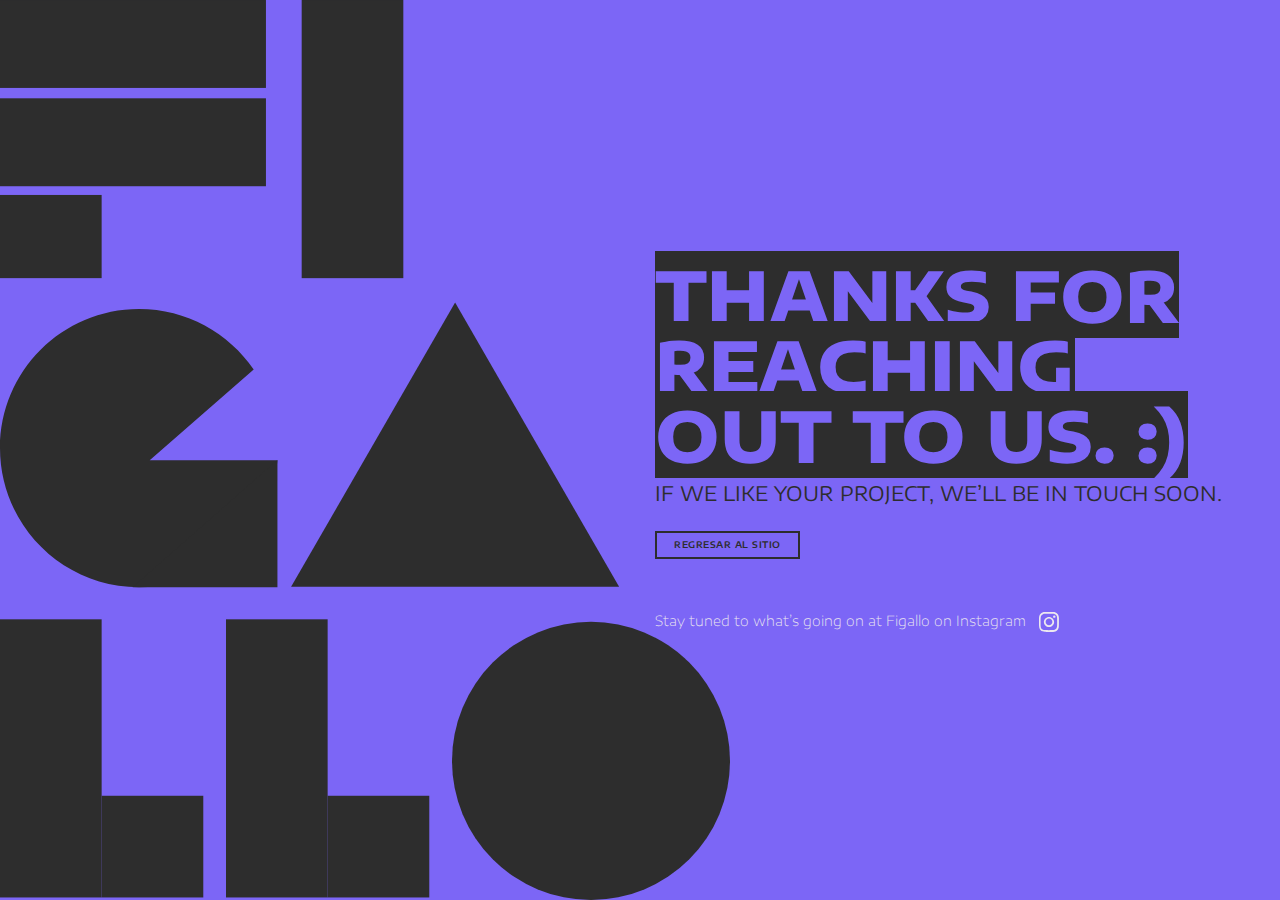
<file: thankyou.html>
<!DOCTYPE html>
<html class="no-js" lang="es">
    <head>
        <!-- title -->
        <title>Figallo Agency | Creatividad Estratégica para Resolver Problemas de Negocio</title>
        <meta charset="utf-8">
        <meta http-equiv="X-UA-Compatible" content="IE=edge" />
		<meta name="viewport" content="width=device-width, initial-scale=1.0" />

		<!-- SEO Básico -->
		<meta name="description" content="Agencia creativa que resuelve problemas de negocio con estrategia e ideas que transforman marcas. Creatividad con propósito. Descubre Figallo.">
		<meta name="keywords" content="creatividad estratégica, marketing digital, branding, publicidad, estrategias digitales, Figallo Agency">
		<meta name="author" content="Figallo Agency">
		<meta name="robots" content="index, follow">

		<!-- Twitter Cards -->
		<meta name="twitter:card" content="summary_large_image">
		<meta name="twitter:title" content="Figallo Agency | Creatividad Estratégica para Resolver Problemas de Negocio">
		<meta name="twitter:description" content="Resolvemos problemas de negocio con creatividad estratégica. Las ideas son más grandes que la publicidad. Descubre cómo podemos potenciar tu marca.">
		<meta name="twitter:image" content="https://figallo.agency/images/twitter-image.jpg">
		<meta name="twitter:site" content="@FigalloAgency">

		<!-- Favicon -->
		<link rel="icon" href="images/favicon.ico" type="image/x-icon">
		<link rel="apple-touch-icon" sizes="180x180" href="images/og-image.png">

		<!--open grapg sociales-->
		<meta property="og:locale" content="es_MX" />
		<meta property="og:type" content="website" />
		<meta property="og:title" content="Figallo Agency | Creatividad Estratégica para Resolver Problemas de Negocio">
		<meta property="og:description" content="Las ideas son más grandes que la publicidad. Figallo Agency transforma desafíos en oportunidades con estrategias creativas innovadoras.">
		<meta property="og:url" content="https://figallo.agency/" />
		<meta property="og:site_name" content="Figallo Agency" />
		<meta property="og:image" content="https://figallo.agency/images/twitter-image.jpg" />
		<meta property="og:image:type" content="image/jpeg" />
		<meta property="og:image:width" content="800" />
		<meta property="og:image:height" content="800" />
		<meta property="og:image:alt" content="Figallo Agency | Creatividad Estratégica para Resolver Problemas de Negocio" />
		<!-- Scripts y Optimizaciones -->
		<link rel="canonical" href="https://figallo.agency/thankyou">
		<script type="application/ld+json">
		<!-- Datos Estructurados JSON-LD -->
		[{
			"@context": "https://schema.org",
			"@type": "Organization",
			"name": "Figallo Agency",
			"url": "https://figallo.agency",
			"logo": "https://figallo.agency/images/logo.png",
			"image": "https://figallo.agency/images/twitter-image.jpg",
			"description": "Las ideas son más grandes que la publicidad. Figallo Agency transforma desafíos en oportunidades con estrategias creativas innovadoras.",
			"address": {
				"@type": "PostalAddress",
				"streetAddress": "Calle Amberes 58 1/B",
				"addressLocality": "Delegación Cuauhtémoc",
				"addressRegion": "Ciudad de México",
				"postalCode": "6600",
				"addressCountry": "MX"
			},
			"telephone": "+52-55-5348-3948",
			"email": "contacto@figallo.com.mx",
			"priceRange": "$$$$$",
			"sameAs": [
				"https://www.instagram.com/figalloagency",
				"https://www.x.com/figalloagency",
				"https://www.linkedin.com/company/figallo/"
			],
			"areaServed": {
				"@type": "Country",
				"name": "Mexico"
			},
			"founder": {
				"@type": "Person",
				"name": "Vieri Figallo"
			},
			"foundingDate": "2008-01-01",
			"contactPoint": {
				"@type": "ContactPoint",
				"telephone": "+52-55-5348-3948",
				"contactType": "customer service",
				"areaServed": "MX",
				"availableLanguage": ["Spanish", "English", "Chinese"]
			},
			"services": [
				{
					"@type": "Service",
					"name": "Estrategia",
					"description": "Consultoría estratégica para definir objetivos a corto y largo plazo para marcas.",
					"serviceType": "Consultoría y análisis de marca, Investigación de mercado, Estrategia de posicionamiento de marca",
					"offers": {
						"@type": "Offer",
						"priceCurrency": "MXN",
						"price": "$$$$$"
					}
				},
				{
					"@type": "Service",
					"name": "Creatividad",
					"description": "Desarrollo de campañas creativas integrales que abarcan ATL, BTL, Digital, y RRSS.",
					"serviceType": "Creatividad All Line, Diseño de campañas, Redefinición de marca",
					"offers": {
						"@type": "Offer",
						"priceCurrency": "MXN",
						"price": "$$$$$"
					}
				},
				{
					"@type": "Service",
					"name": "Relaciones Públicas e Influencers",
					"description": "Creamos historias que los medios convierten en contenido y que la gente comparte. No somos una agencia de relaciones públicas tradicional, vamos más allá. Encontramos nuevas formas de conectar con tus stakeholders y amplificamos el propósito de tu marca.",
					"serviceType": "Relaciones Públicas Institucionales, Branded PR, Media Training, PR Disruptivo, Creación de manuales de gestión de crisis, Monitoreo digital y prensa, Conferencias de prensa, Influencer Marketing Integral",
					"offers": {
					  "@type": "Offer",
					  "priceCurrency": "MXN",
					  "price": "$$$$$"
					}
				  },
				  {
					"@type": "Service",
					"name": "Producción de Contenidos",
					"description": "Doing IA Content Studio es nuestra productora in-house donde fusionamos dos mundos: IA y contenido original. Esta combinación con inteligencia artificial acelera procesos, impulsa la creación de contenido y maximiza la eficiencia de los recursos, haciendo que las ideas cobren vida de manera más ágil, efectiva y relevante.",
					"serviceType": "Generación de imágenes y video con IA, Foto Fija, Producción Audiovisual Integral (pre, pro y postproducción), Creación de contenido para redes sociales (TikTok, Reels, Shorts), Producción de Branded Content & Publicidad, Producción en vivo & streaming (eventos, conferencias, experiencias), Producción de videos corporativos, Desarrollo de identidad sonora (audio branding)",
					"offers": {
					  "@type": "Offer",
					  "priceCurrency": "MXN",
					  "price": "$$$$$"
					}
				  },
				  {
					"@type": "Service",
					"name": "Eventos y Experiencias",
					"description": "Un evento es una experiencia donde tu marca se expresa y conecta con tu gente. Diseñamos un journey inmersivo, colocando a tu invitado en el centro de cada momento.",
					"serviceType": "Conceptualización y diseño de experiencias, Producción y logística de eventos, Eventos híbridos y streaming, Levantamiento de contenidos en eventos, Activaciones de marca & live marketing, Influencer marketing para eventos, Convocatoria de medios a eventos",
					"offers": {
					  "@type": "Offer",
					  "priceCurrency": "MXN",
					  "price": "$$$$$"
					}
				  },
				  {
					"@type": "Service",
					"name": "Performance y Medios",
					"description": "El algoritmo necesita contenido relevante que genere conexión. Cuando esa conexión sucede, la pauta amplifica el mensaje de tu marca, potenciando su impacto de manera estratégica. Pero no todo ocurre en digital; estar en el momento y lugar correcto requiere una estrategia omnicanal que combine plataformas online y medios tradicionales. Aplicamos creatividad, data e inteligencia de medios para maximizar visibilidad, conversión y resultados medibles.",
					"serviceType": "Creative Performance, Remarketing y retargeting, Publicidad en marketplaces (Amazon, Mercado Libre), Análisis de audiencias y segmentación avanzada, Performance Marketing, Gestión y optimización de Google Ads, Gestión y optimización de Meta, X, Taboola, Negociación, contratación e implementación de medios ATL",
					"offers": {
					  "@type": "Offer",
					  "priceCurrency": "MXN",
					  "price": "$$$$$"
					}
				  }
				  
				]
		},
		{
			"@context": "https://schema.org",
			"@type": "VideoObject",
			"name": "Demo Reel Figallo",
			"description": "Somos una agencia de efectividad; llegamos a esto cuando logramos cruzar nuestros servicios integrales con los cuatro modelos de trabajo propietarios que desarrollamos, para ser aplicados a los objetivos de negocio y comunicación de nuestros clientes.",
			"thumbnailUrl": "https://i.vimeocdn.com/video/2003887827-73884365e9fbfc785a552fa56f5e27c4a7c5fcaf227e54d6ebca0801e30ecd5f-d?mw=80&q=85",
			"uploadDate": "2025-04-10T08:00:00+00:00",
			"duration": "PT36S",
			"contentUrl": "https://vimeo.com/1074520815",
			"embedUrl": "https://player.vimeo.com/video/1074520815",
			"regionsAllowed": ["US", "MX"]
		}]
		</script>
        <!-- animation -->
        <link rel="stylesheet" href="css/animate.css" />
        <!-- bootstrap -->
        <link rel="stylesheet" href="css/bootstrap.min.css" />
        <!-- swiper carousel -->
        <link rel="stylesheet" href="css/swiper.min.css">
        <!-- magnific popup -->
        <link rel="stylesheet" href="css/magnific-popup.css" />
        <!-- style -->
        <link rel="stylesheet" href="css/style.css" media="all"/>
        <!-- responsive css -->
        <link rel="stylesheet" href="css/responsive.css" media="all"/>
        <!-- responsive css -->
        <link rel="stylesheet" href="css/figallo.css?v=1.2" />
        <!--[if IE]>
            <script src="js/html5shiv.js"></script>
        <![endif]-->
		<!-- Google Tag Manager -->
		<script>(function(w,d,s,l,i){w[l]=w[l]||[];w[l].push({'gtm.start':
		new Date().getTime(),event:'gtm.js'});var f=d.getElementsByTagName(s)[0],
		j=d.createElement(s),dl=l!='dataLayer'?'&l='+l:'';j.async=true;j.src=
		'https://www.googletagmanager.com/gtm.js?id='+i+dl;f.parentNode.insertBefore(j,f);
		})(window,document,'script','dataLayer','GTM-TB9VRN8N');</script>
		<!-- End Google Tag Manager -->
    </head>
    <body class="gracias">   

        <!-- start story section -->
        <section class="wow fadeIn">
            <div class="container-fluid"> 
                <div class="row align-items-end justify-content-end padding-100px-top">
                     
                    <div class="col-md-6 col-12 lg-padding-nine-right md-padding-15px-lr padding-30px-top wow fadeInRight" data-wow-delay="0.2s">
                       
                        <h1 class="t-gracias mb-0 may"><span data-i18n="thank_you_title">Gracias por escribirnos. :)</span></h1> 
                        <h6 class="text-extra-large color-gris may margin-10px-top" data-i18n="thank_you_message">Si nos gusta tu proyecto, te contactaremos pronto. </h6> 
                        <a href="/" class="inner-link bold-baloo btn btn-very-small btn-transparent-black lg-margin-15px-bottom d-lg-inline-block md-margin-lr-auto"><b data-i18n="thank_you_homepage">REGRESAR AL SITIO</b></a>
                        <p class="color-claro margin-50px-top"><span data-i18n="thank_you_follow">Entérate de lo que pasa en Figallo en</span> <a href="https://www.instagram.com/figalloagency?igshid=1op6e9pur2qxx" style="margin-left: 10px;" target="_blank"><img src="images/instagram-v.svg" width="20"></a></p>
                        
                    </div>
                   
                </div>
            </div>
        </section>
        <!-- end story section -->
        
        <!-- start scroll to top 
        <a class="scroll-top-arrow" href="javascript:void(0);"><i class="ti-arrow-up"></i></a>
         end scroll to top  -->
        <!-- javascript libraries -->
		<script type="text/javascript" defer src="js/jquery.js"></script>
        <script type="text/javascript" defer src="js/bootstrap.bundle.js"></script>
        <script type="text/javascript" defer src="js/jquery.easing.1.3.js"></script>
        <script type="text/javascript" defer src="js/smooth-scroll.js"></script>
        <!-- menu navigation -->
        <script type="text/javascript" defer src="js/bootsnav.js"></script>
        <script type="text/javascript" defer src="js/jquery.nav.js"></script>
        <!-- animation -->
        <script type="text/javascript" defer src="js/wow.min.js"></script>
        <!-- swiper carousel -->
        <script type="text/javascript" defer src="js/swiper.min.js"></script>
        <!-- magnific popup -->
        <script type="text/javascript" defer src="js/jquery.magnific-popup.min.js"></script>
        <!-- images loaded -->
        <script type="text/javascript" defer src="js/imagesloaded.pkgd.min.js"></script>    
        <!-- pull menu -->
        <script type="text/javascript" defer src="js/classie.js"></script>
        <script type="text/javascript" defer src="js/hamburger-menu.js"></script>
        <!-- fit video  -->
        <script type="text/javascript" defer src="js/jquery.fitvids.js"></script>
        <!-- setting -->
        <script type="text/javascript" defer src="js/main.js?v=1.3"></script>
        <script type="text/javascript" defer src="js/i18n.js"></script>
    </body>
</html>
</file>
<file: css/responsive.css>
@media (min-width: 992px) {
    .feature-box-14 > div:nth-child(even) { border-bottom: 0}
    .feature-box-14 > div:nth-child(odd) { border-bottom: 0}

    /*top logo*/
    .navbar-brand-top .navbar-collapse.collapse.display-inline-block { display: inline-block !important; vertical-align: middle;}
    .navbar-brand-top .nav-header-container { text-align: center;}
    .navbar-brand-top .nav-header-container .row { display: block !important; display: block !important; display: block !important;}
    .navbar-brand-top .brand-top-menu-right { vertical-align: middle; position: relative; }
    
    .text-lg-justify { text-align: justify !important; }
}
@media (min-width: 768px) {
    .feature-box-14 > div:nth-last-child(2) { border-bottom: 0}
    
    .text-md-justify { text-align: justify !important; }
}

@media (max-width: 1500px) {
    /* sidebar navigation */
    .sidebar-wrapper .container {width: 1000px;}

    /* blog post style 2 */
    .blog-post.blog-post-style2 .author span { padding-left: 10px;}

    /* homepage 14 */
    .right-image { width: 70%; }
}

@media (max-width: 1400px) {
    .head-text {font-size: 60px; line-height: 70px;}
    .banner-style2 figcaption {width: 70%;}
    .banner-style1 figure figcaption img {width: 100px;}
    .banner-style1 figure:hover figcaption p {height: 150px}
    .feature-box.feature-box-17 .box .content {top: 40px;}
}

@media (max-width: 1300px) {
    /* sidebar navigation */
    .sidebar-wrapper .container {width: 830px;}

    /* feature box style 7 */
    .feature-box.feature-box-7 div:first-child .box {border-left: medium none}

    /* feature box style 4 */
    .grid-item.feature-box-4 figure figcaption {width: 90%; padding: 0 0 15px 30px}

    /* menu center */
    .menu-center .header-social-icon a i, .menu-center .header-searchbar a i {margin: 0 8px;}
    .menu-center .header-social-icon {padding-left: 10px}
    .menu-center .header-searchbar { padding-left: 0; padding-right: 5px;}
    .menu-center .header-social-icon {margin-left: 0}

    /* sidebar nav style 2 */
    .left-nav-sidebar .container {width: 1070px;}

    /* small box-layout */
    .box-layout.box-layout-md { padding: 0; }
}

@media (max-width: 1250px) {
    /*skillbar bar style2*/
    .box-layout .skillbar-bar-style2 .skillbar {width: 75%}
}

@media (max-width: 1199px) {
    .panel-group * { transition-timing-function: none; -moz-transition-timing-function: none; -webkit-transition-timing-function: none; -o-transition-timing-function: none; transition-duration: 0s; -ms-transition-timing-function: none; -moz-transition-duration: 0s; -webkit-transition-duration: 0s; -o-transition-duration: 0s; }
    section {padding: 90px 0}

    /* typography */
    h1, h2, h3, h4, h5, h6 {margin:0 0 22px; padding:0; letter-spacing: 0; font-weight: 400;}
    h1 {font-size:65px; line-height: 65px;}
    h2 {font-size:50px; line-height:55px}
    h3 {font-size:42px; line-height:48px}
    h4 {font-size:35px; line-height:41px}
    h5 {font-size:27px; line-height:32px}
    h6 {font-size:22px; line-height:27px}

    /*text-alignment*/
    .lg-text-center {text-align: center;}
    .lg-text-left {text-align: left;}
    .lg-text-right {text-align: right;}

    /*float*/
    .lg-float-left{float: left !important}
    .lg-float-right{float: right !important}
    .lg-float-none{float: none !important}

    /* verticle align */
    .lg-vertical-align-middle {vertical-align: middle ;}
    .lg-vertical-align-top {vertical-align: top ;}
    .lg-vertical-align-bottom {vertical-align: bottom ;}

    /* image position*/ 
    .lg-background-image-left { background-position: left;}
    .lg-background-image-right { background-position: right;}
    .lg-background-image-center{ background-position: center;}

    /* margin */
    .lg-margin-one-all {margin:1%;}
    .lg-margin-one-half-all {margin:1.5%;}
    .lg-margin-two-all {margin:2%;}
    .lg-margin-two-half-all {margin:2.5%;}
    .lg-margin-three-all {margin:3%;}
    .lg-margin-three-half-all {margin:3.5%;}
    .lg-margin-four-all {margin:4%;}
    .lg-margin-four-half-all {margin:4.5%;}
    .lg-margin-five-all {margin:5%;}
    .lg-margin-five-half-all {margin:5.5%;}
    .lg-margin-six-all {margin:6%;}
    .lg-margin-six-half-all {margin:6.5%;}
    .lg-margin-seven-all {margin:7%;}
    .lg-margin-seven-half-all {margin:7.5%;}
    .lg-margin-eight-all {margin:8%;}
    .lg-margin-eight-half-all {margin:8.5%;}
    .lg-margin-nine-all {margin:9%;}
    .lg-margin-nine-half-all {margin:9.5%;}
    .lg-margin-ten-all {margin:10%;}
    .lg-margin-ten-half-all {margin:10.5%;}
    .lg-margin-eleven-all {margin:11%;}
    .lg-margin-eleven-half-all {margin:11.5%;}
    .lg-margin-twelve-all {margin:12%;}
    .lg-margin-twelve-half-all {margin:12.5%;}
    .lg-margin-thirteen-all {margin:13%;}
    .lg-margin-thirteen-half-all {margin:13.5%;}
    .lg-margin-fourteen-all {margin:14%;}
    .lg-margin-fourteen-half-all {margin:14.5%;}
    .lg-margin-fifteen-all {margin:15%;}
    .lg-margin-fifteen-half-all {margin:15.5%;}
    .lg-margin-sixteen-all {margin:16%;}
    .lg-margin-sixteen-half-all {margin:16.5%;}
    .lg-margin-seventeen-all {margin:17%;}
    .lg-margin-seventeen-half-all {margin:17.5%;}
    .lg-margin-eighteen-all {margin:18%;}
    .lg-margin-eighteen-half-all {margin:18.5%;}
    .lg-margin-nineteen-all {margin:19%;}
    .lg-margin-nineteen-half-all {margin:19.5%;}
    .lg-margin-twenty-all {margin:20%;}
    .lg-margin-twenty-half-all {margin:20.5%;}
    .lg-margin-twenty-one-all {margin:21%;}
    .lg-margin-twenty-one-half-all {margin:21.5%;}
    .lg-margin-twenty-two-all {margin:22%;}
    .lg-margin-twenty-two-half-all {margin:22.5%;}
    .lg-margin-twenty-three-all {margin:23%;}
    .lg-margin-twenty-three-half-all {margin:23.5%;}
    .lg-margin-twenty-four-all {margin:24%;}
    .lg-margin-twenty-four-half-all {margin:24.5%;}
    .lg-margin-twenty-five-all {margin:25%;}
    .lg-margin-5px-all {margin:5px !important}
    .lg-margin-10px-all {margin:10px !important}
    .lg-margin-15px-all {margin:15px !important}
    .lg-margin-20px-all {margin:20px !important}
    .lg-margin-25px-all {margin:25px !important}
    .lg-margin-30px-all {margin:30px !important}
    .lg-margin-35px-all {margin:35px !important}
    .lg-margin-40px-all {margin:40px !important}
    .lg-margin-45px-all {margin:45px !important}
    .lg-margin-50px-all {margin:50px !important}
    .lg-margin-55px-all {margin:55px !important}
    .lg-margin-60px-all {margin:60px !important}
    .lg-margin-65px-all {margin:65px !important}
    .lg-margin-70px-all {margin:70px !important}
    .lg-margin-75px-all {margin:75px !important}
    .lg-margin-80px-all {margin:80px !important}
    .lg-margin-85px-all {margin:85px !important}
    .lg-margin-90px-all {margin:90px !important}
    .lg-margin-95px-all {margin:95px !important}
    .lg-margin-100px-all {margin:100px !important}

    .lg-no-margin {margin:0 !important}
    .lg-no-margin-lr {margin-left: 0 !important; margin-right: 0 !important}
    .lg-no-margin-tb {margin-top: 0 !important; margin-bottom: 0 !important}
    .lg-no-margin-top {margin-top:0 !important}
    .lg-no-margin-bottom {margin-bottom:0 !important}
    .lg-no-margin-left {margin-left:0 !important}
    .lg-no-margin-right {margin-right:0 !important}
    .lg-margin-lr-auto {margin-left:auto !important; margin-right:auto !important}
    .lg-margin-auto {margin: 0 auto !important;}

    /* margin top */
    .lg-margin-one-top {margin-top:1%;}
    .lg-margin-one-half-top {margin-top:1.5%;}
    .lg-margin-two-top {margin-top:2%;}
    .lg-margin-two-half-top {margin-top:2.5%;}
    .lg-margin-three-top {margin-top:3%;}
    .lg-margin-three-half-top {margin-top:3.5%;}
    .lg-margin-four-top {margin-top:4%;}
    .lg-margin-four-half-top {margin-top:4.5%;}
    .lg-margin-five-top {margin-top:5%;}
    .lg-margin-five-half-top {margin-top:5.5%;}
    .lg-margin-six-top {margin-top:6%;}
    .lg-margin-six-half-top {margin-top:6.5%;}
    .lg-margin-seven-top {margin-top:7%;}
    .lg-margin-seven-half-top {margin-top:7.5%;}
    .lg-margin-eight-top {margin-top:8%;}
    .lg-margin-eight-half-top {margin-top:8.5%;}
    .lg-margin-nine-top {margin-top:9%;}
    .lg-margin-nine-half-top {margin-top:9.5%;}
    .lg-margin-ten-top {margin-top:10%;}
    .lg-margin-ten-half-top {margin-top:10.5%;}
    .lg-margin-eleven-top {margin-top:11%;}
    .lg-margin-eleven-half-top {margin-top:11.5%;}
    .lg-margin-twelve-top {margin-top:12%;}
    .lg-margin-twelve-half-top {margin-top:12.5%;}
    .lg-margin-thirteen-top {margin-top:13%;}
    .lg-margin-thirteen-half-top {margin-top:13.5%;}
    .lg-margin-fourteen-top {margin-top:14%;}
    .lg-margin-fourteen-half-top {margin-top:14.5%;}
    .lg-margin-fifteen-top {margin-top:15%;}
    .lg-margin-fifteen-half-top {margin-top:15.5%;}
    .lg-margin-sixteen-top {margin-top:16%;}
    .lg-margin-sixteen-half-top {margin-top:16.5%;}
    .lg-margin-seventeen-top {margin-top:17%;}
    .lg-margin-seventeen-half-top {margin-top:17.5%;}
    .lg-margin-eighteen-top {margin-top:18%;}
    .lg-margin-eighteen-half-top {margin-top:18.5%;}
    .lg-margin-nineteen-top {margin-top:19%;}
    .lg-margin-nineteen-half-top {margin-top:19.5%;}
    .lg-margin-twenty-top {margin-top:20%;}
    .lg-margin-twenty-half-top {margin-top:20.5%;}
    .lg-margin-twenty-one-top {margin-top:21%;}
    .lg-margin-twenty-one-half-top {margin-top:21.5%;}
    .lg-margin-twenty-two-top {margin-top:22%;}
    .lg-margin-twenty-two-half-top {margin-top:22.5%;}
    .lg-margin-twenty-top {margin-top:23%;}
    .lg-margin-twenty-half-top {margin-top:23.5%;}
    .lg-margin-twenty-four-top {margin-top:24%;}
    .lg-margin-twenty-four-half-top {margin-top:24.5%;}
    .lg-margin-twenty-five-top {margin-top:25%;}
    .lg-margin-5px-top {margin-top:5px !important;}
    .lg-margin-10px-top {margin-top:10px !important;}
    .lg-margin-15px-top {margin-top:15px !important;}
    .lg-margin-20px-top {margin-top:20px !important;}
    .lg-margin-25px-top {margin-top:25px !important;}
    .lg-margin-30px-top {margin-top:30px !important;}
    .lg-margin-35px-top {margin-top:35px !important;}
    .lg-margin-40px-top {margin-top:40px !important;}
    .lg-margin-45px-top {margin-top:45px !important;}
    .lg-margin-50px-top {margin-top:50px !important;}
    .lg-margin-55px-top {margin-top:55px !important;}
    .lg-margin-60px-top {margin-top:60px !important;}
    .lg-margin-65px-top {margin-top:65px !important;}
    .lg-margin-70px-top {margin-top:70px !important;}
    .lg-margin-75px-top {margin-top:75px !important;}
    .lg-margin-80px-top {margin-top:80px !important;}
    .lg-margin-85px-top {margin-top:85px !important;}
    .lg-margin-90px-top {margin-top:90px !important;}
    .lg-margin-95px-top {margin-top:95px !important;}
    .lg-margin-100px-top {margin-top:100px !important;}

    /* margin bottom */
    .lg-margin-one-bottom {margin-bottom:1%;}
    .lg-margin-one-half-bottom {margin-bottom:1.5%;}
    .lg-margin-two-bottom {margin-bottom:2%;}
    .lg-margin-two-half-bottom {margin-bottom:2.5%;}
    .lg-margin-three-bottom {margin-bottom:3%;}
    .lg-margin-three-half-bottom {margin-bottom:3.5%;}
    .lg-margin-four-bottom {margin-bottom:4%;}
    .lg-margin-four-half-bottom {margin-bottom:4.5%;}
    .lg-margin-five-bottom {margin-bottom:5%;}
    .lg-margin-five-half-bottom {margin-bottom:5.5%;}
    .lg-margin-six-bottom {margin-bottom:6%;}
    .lg-margin-six-half-bottom {margin-bottom:6.5%;}
    .lg-margin-seven-bottom {margin-bottom:7%;}
    .lg-margin-seven-half-bottom {margin-bottom:7.5%;}
    .lg-margin-eight-bottom {margin-bottom:8%;}
    .lg-margin-eight-half-bottom {margin-bottom:8.5%;}
    .lg-margin-nine-bottom {margin-bottom:9%;}
    .lg-margin-nine-half-bottom {margin-bottom:9.5%;}
    .lg-margin-ten-bottom {margin-bottom:10%;}
    .lg-margin-ten-half-bottom {margin-bottom:10.5%;}
    .lg-margin-eleven-bottom {margin-bottom:11%;}
    .lg-margin-eleven-half-bottom {margin-bottom:11.5%;}
    .lg-margin-twelve-bottom {margin-bottom:12%;}
    .lg-margin-twelve-half-bottom {margin-bottom:12.5%;}
    .lg-margin-thirteen-bottom {margin-bottom:13%;}
    .lg-margin-thirteen-half-bottom {margin-bottom:13.5%;}
    .lg-margin-fourteen-bottom {margin-bottom:14%;}
    .lg-margin-fourteen-half-bottom {margin-bottom:14.5%;}
    .lg-margin-fifteen-bottom {margin-bottom:15%;}
    .lg-margin-fifteen-half-bottom {margin-bottom:15.5%;}
    .lg-margin-sixteen-bottom {margin-bottom:16%;}
    .lg-margin-sixteen-half-bottom {margin-bottom:16.5%;}
    .lg-margin-seventeen-bottom {margin-bottom:17%;}
    .lg-margin-seventeen-half-bottom {margin-bottom:17.5%;}
    .lg-margin-eighteen-bottom {margin-bottom:18%;}
    .lg-margin-eighteen-half-bottom {margin-bottom:18.5%;}
    .lg-margin-nineteen-bottom {margin-bottom:19%;}
    .lg-margin-nineteen-half-bottom {margin-bottom:19.5%;}
    .lg-margin-twenty-bottom {margin-bottom:20%;}
    .lg-margin-twenty-half-bottom {margin-bottom:20.5%;}
    .lg-margin-twenty-one-bottom {margin-bottom:21%;}
    .lg-margin-twenty-one-half-bottom {margin-bottom:21.5%;}
    .lg-margin-twenty-two-bottom {margin-bottom:22%;}
    .lg-margin-twenty-two-half-bottom {margin-bottom:22.5%;}
    .lg-margin-twenty-three-bottom {margin-bottom:23%;}
    .lg-margin-twenty-three-half-bottom {margin-bottom:23.5%;}
    .lg-margin-twenty-five-bottom {margin-bottom:24%;}
    .lg-margin-twenty-five-half-bottom {margin-bottom:24.5%;}
    .lg-margin-twenty-five-bottom {margin-bottom:25%;}
    .lg-margin-5px-bottom {margin-bottom:5px !important;}
    .lg-margin-10px-bottom {margin-bottom:10px !important;}
    .lg-margin-15px-bottom {margin-bottom:15px !important;}
    .lg-margin-20px-bottom {margin-bottom:20px !important;}
    .lg-margin-25px-bottom {margin-bottom:25px !important;}
    .lg-margin-30px-bottom {margin-bottom:30px !important;}
    .lg-margin-35px-bottom {margin-bottom:35px !important;}
    .lg-margin-40px-bottom {margin-bottom:40px !important;}
    .lg-margin-45px-bottom {margin-bottom:45px !important;}
    .lg-margin-50px-bottom {margin-bottom:50px !important;}
    .lg-margin-55px-bottom {margin-bottom:55px !important;}
    .lg-margin-60px-bottom {margin-bottom:60px !important;}
    .lg-margin-65px-bottom {margin-bottom:65px !important;}
    .lg-margin-70px-bottom {margin-bottom:70px !important;}
    .lg-margin-75px-bottom {margin-bottom:75px !important;}
    .lg-margin-80px-bottom {margin-bottom:80px !important;}
    .lg-margin-85px-bottom {margin-bottom:85px !important;}
    .lg-margin-90px-bottom {margin-bottom:90px !important;}
    .lg-margin-95px-bottom {margin-bottom:95px !important;}
    .lg-margin-100px-bottom {margin-bottom:100px !important;}

    /* margin right */
    .lg-margin-one-right {margin-right:1%;}
    .lg-margin-one-half-right {margin-right:1.5%;}
    .lg-margin-two-right {margin-right:2%;}
    .lg-margin-two-half-right {margin-right:2.5%;}
    .lg-margin-three-right {margin-right:3%;}
    .lg-margin-three-half-right {margin-right:3.5%;}
    .lg-margin-four-right {margin-right:4%;}
    .lg-margin-four-half-right {margin-right:4.5%;}
    .lg-margin-five-right {margin-right:5%;}
    .lg-margin-five-half-right {margin-right:5.5%;}
    .lg-margin-six-right {margin-right:6%;}
    .lg-margin-six-half-right {margin-right:6.5%;}
    .lg-margin-seven-right {margin-right:7%;}
    .lg-margin-seven-half-right {margin-right:7.5%;}
    .lg-margin-eight-right {margin-right:8%;}
    .lg-margin-eight-half-right {margin-right:8.5%;}
    .lg-margin-nine-right {margin-right:9%;}
    .lg-margin-nine-half-right {margin-right:9.5%;}
    .lg-margin-ten-right {margin-right:10%;}
    .lg-margin-ten-half-right {margin-right:10.5%;}
    .lg-margin-eleven-right {margin-right:11%;}
    .lg-margin-eleven-half-right {margin-right:11.5%;}
    .lg-margin-twelve-right {margin-right:12%;}
    .lg-margin-twelve-half-right {margin-right:12.5%;}
    .lg-margin-thirteen-right {margin-right:13%;}
    .lg-margin-thirteen-half-right {margin-right:13.5%;}
    .lg-margin-fourteen-right {margin-right:14%;}
    .lg-margin-fourteen-half-right {margin-right:14.5%;}
    .lg-margin-fifteen-right {margin-right:15%;}
    .lg-margin-fifteen-half-right {margin-right:15.5%;}
    .lg-margin-sixteen-right {margin-right:16%;}
    .lg-margin-sixteen-half-right {margin-right:16.5%;}
    .lg-margin-seventeen-right {margin-right:17%;}
    .lg-margin-seventeen-half-right {margin-right:17.5%;}
    .lg-margin-eighteen-right {margin-right:18%;}
    .lg-margin-eighteen-half-right {margin-right:18.5%;}
    .lg-margin-nineteen-right {margin-right:19%;}
    .lg-margin-nineteen-half-right {margin-right:19.5%;}
    .lg-margin-twenty-right {margin-right:20%;}
    .lg-margin-twenty-half-right {margin-right:20.5%;}
    .lg-margin-twenty-one-right {margin-right:21%;}
    .lg-margin-twenty-one-half-right {margin-right:21.5%;}
    .lg-margin-twenty-two-right {margin-right:22%;}
    .lg-margin-twenty-two-half-right {margin-right:22.5%;}
    .lg-margin-twenty-three-right {margin-right:23%;}
    .lg-margin-twenty-three-half-right {margin-right:23.5%;}
    .lg-margin-twenty-four-right {margin-right:24%;}
    .lg-margin-twenty-four-half-right {margin-right:24.5%;}
    .lg-margin-twenty-five-right {margin-right:25%;}
    .lg-margin-10px-right {margin-right:10px !important;}
    .lg-margin-15px-right {margin-right:15px !important;}
    .lg-margin-20px-right {margin-right:20px !important;}
    .lg-margin-25px-right {margin-right:25px !important;}
    .lg-margin-30px-right {margin-right:30px !important;}
    .lg-margin-35px-right {margin-right:35px !important;}
    .lg-margin-40px-right {margin-right:40px !important;}
    .lg-margin-45px-right {margin-right:45px !important;}
    .lg-margin-50px-right {margin-right:50px !important;}
    .lg-margin-55px-right {margin-right:55px !important;}
    .lg-margin-60px-right {margin-right:60px !important;}
    .lg-margin-65px-right {margin-right:65px !important;}
    .lg-margin-70px-right {margin-right:70px !important;}
    .lg-margin-75px-right {margin-right:75px !important;}
    .lg-margin-80px-right {margin-right:80px !important;}
    .lg-margin-85px-right {margin-right:85px !important;}
    .lg-margin-90px-right {margin-right:90px !important;}
    .lg-margin-95px-right {margin-right:95px !important;}
    .lg-margin-100px-right {margin-right:100px !important;}

    /* margin left */
    .lg-margin-one-left {margin-left:1%;}
    .lg-margin-one-half-left {margin-left:1.5%;}
    .lg-margin-two-left {margin-left:2%;}
    .lg-margin-two-half-left {margin-left:2.5%;}
    .lg-margin-three-left {margin-left:3%;}
    .lg-margin-three-half-left {margin-left:3.5%;}
    .lg-margin-four-left {margin-left:4%;}
    .lg-margin-four-half-left {margin-left:4.5%;}
    .lg-margin-five-left {margin-left:5%;}
    .lg-margin-five-half-left {margin-left:5.5%;}
    .lg-margin-six-left {margin-left:6%;}
    .lg-margin-six-half-left {margin-left:6.5%;}
    .lg-margin-seven-left {margin-left:7%;}
    .lg-margin-seven-half-left {margin-left:7.5%;}
    .lg-margin-eight-left {margin-left:8%;}
    .lg-margin-eight-half-left {margin-left:8.5%;}
    .lg-margin-nine-left {margin-left:9%;}
    .lg-margin-nine-half-left {margin-left:9.5%;}
    .lg-margin-ten-left {margin-left:10%;}
    .lg-margin-ten-half-left {margin-left:10.5%;}
    .lg-margin-eleven-left {margin-left:11%;}
    .lg-margin-eleven-half-left {margin-left:11.5%;}
    .lg-margin-twelve-left {margin-left:12%;}
    .lg-margin-twelve-half-left {margin-left:12.5%;}
    .lg-margin-thirteen-left {margin-left:13%;}
    .lg-margin-thirteen-half-left {margin-left:13.5%;}
    .lg-margin-fourteen-left {margin-left:14%;}
    .lg-margin-fourteen-half-left {margin-left:14.5%;}
    .lg-margin-fifteen-left {margin-left:15%;}
    .lg-margin-fifteen-half-left {margin-left:15.5%;}
    .lg-margin-sixteen-left {margin-left:16%;}
    .lg-margin-sixteen-half-left {margin-left:16.5%;}
    .lg-margin-seventeen-left {margin-left:17%;}
    .lg-margin-seventeen-half-left {margin-left:17.5%;}
    .lg-margin-eighteen-left {margin-left:18%;}
    .lg-margin-eighteen-half-left {margin-left:18.5%;}
    .lg-margin-nineteen-left {margin-left:19%;}
    .lg-margin-nineteen-half-left {margin-left:19.5%;}
    .lg-margin-twenty-left {margin-left:20%;}
    .lg-margin-twenty-half-left {margin-left:20.5%;}
    .lg-margin-twenty-one-left {margin-left:21%;}
    .lg-margin-twenty-one-half-left {margin-left:21.5%;}
    .lg-margin-twenty-two-left {margin-left:22%;}
    .lg-margin-twenty-two-half-left {margin-left:22.5%;}
    .lg-margin-twenty-three-left {margin-left:23%;}
    .lg-margin-twenty-three-half-left {margin-left:23.5%;}
    .lg-margin-twenty-four-left {margin-left:24%;}
    .lg-margin-twenty-four-half-left {margin-left:24.5%;}
    .lg-margin-twenty-five-left {margin-left:25%;}
    .lg-margin-5px-left {margin-left:5px !important;}
    .lg-margin-10px-left {margin-left:10px !important;}
    .lg-margin-15px-left {margin-left:15px !important;}
    .lg-margin-20px-left {margin-left:20px !important;}
    .lg-margin-25px-left {margin-left:25px !important;}
    .lg-margin-30px-left {margin-left:30px !important;}
    .lg-margin-35px-left {margin-left:35px !important;}
    .lg-margin-40px-left {margin-left:40px !important;}
    .lg-margin-45px-left {margin-left:45px !important;}
    .lg-margin-50px-left {margin-left:50px !important;}
    .lg-margin-55px-left {margin-left:55px !important;}
    .lg-margin-60px-left {margin-left:60px !important;}
    .lg-margin-65px-left {margin-left:65px !important;}
    .lg-margin-70px-left {margin-left:70px !important;}
    .lg-margin-75px-left {margin-left:75px !important;}
    .lg-margin-80px-left {margin-left:80px !important;}
    .lg-margin-85px-left {margin-left:85px !important;}
    .lg-margin-90px-left {margin-left:90px !important;}
    .lg-margin-95px-left {margin-left:95px !important;}
    .lg-margin-100px-left {margin-left:100px !important;}

    /* margin left right */
    .lg-margin-one-lr {margin-left:1%; margin-right:1%;}
    .lg-margin-one-half-lr {margin-left:1.5%; margin-right:1.5%;}
    .lg-margin-two-lr {margin-left:2%; margin-right:2%;}
    .lg-margin-two-half-lr {margin-left:2.5%; margin-right:2.5%;}
    .lg-margin-three-lr {margin-left:3%; margin-right:3%;}
    .lg-margin-three-half-lr {margin-left:3.5%; margin-right:3.5%;}
    .lg-margin-four-lr {margin-left:4%; margin-right:4%;}
    .lg-margin-four-half-lr {margin-left:4.5%; margin-right:4.5%;}
    .lg-margin-five-lr {margin-left:5%; margin-right:5%;}
    .lg-margin-five-half-lr {margin-left:5.5%; margin-right:5.5%;}
    .lg-margin-six-lr {margin-left:6%; margin-right:6%;}
    .lg-margin-six-half-lr {margin-left:6.5%; margin-right:6.5%;}
    .lg-margin-seven-lr {margin-left:7%; margin-right:7%;}
    .lg-margin-seven-half-lr {margin-left:7.5%; margin-right:7.5%;}
    .lg-margin-eight-lr {margin-left:8%; margin-right:8%;}
    .lg-margin-eight-half-lr {margin-left:8.5%; margin-right:8.5%;}
    .lg-margin-nine-lr {margin-left:9%; margin-right:9%;}
    .lg-margin-nine-half-lr {margin-left:9.5%; margin-right:9.5%;}
    .lg-margin-ten-lr {margin-left:10%; margin-right:10%;}
    .lg-margin-ten-half-lr {margin-left:10.5%; margin-right:10.5%;}
    .lg-margin-eleven-lr {margin-left:11%; margin-right:11%;}
    .lg-margin-eleven-half-lr {margin-left:11.5%; margin-right:11.5%;}
    .lg-margin-twelve-lr {margin-left:12%; margin-right:12%;}
    .lg-margin-twelve-half-lr {margin-left:12.5%; margin-right:12.5%;}
    .lg-margin-thirteen-lr {margin-left:13%; margin-right:13%;}
    .lg-margin-thirteen-half-lr {margin-left:13.5%; margin-right:13.5%;}
    .lg-margin-fourteen-lr {margin-left:14%; margin-right:14%;}
    .lg-margin-fourteen-half-lr {margin-left:14.5%; margin-right:14.5%;}
    .lg-margin-fifteen-lr {margin-left:15%; margin-right:15%;}
    .lg-margin-fifteen-half-lr {margin-left:15.5%; margin-right:15.5%;}
    .lg-margin-sixteen-lr {margin-left:16%; margin-right:16%;}
    .lg-margin-sixteen-half-lr {margin-left:16.5%; margin-right:16.5%;}
    .lg-margin-seventeen-lr {margin-left:17%; margin-right:17%;}
    .lg-margin-seventeen-half-lr {margin-left:17.5%; margin-right:17.5%;}
    .lg-margin-eighteen-lr {margin-left:18%; margin-right:18%;}
    .lg-margin-eighteen-half-lr {margin-left:18.5%; margin-right:18.5%;}
    .lg-margin-nineteen-lr {margin-left:19%; margin-right:19%;}
    .lg-margin-nineteen-half-lr {margin-left:19.5%; margin-right:19.5%;}
    .lg-margin-twenty-lr {margin-left:20%; margin-right:20%;}
    .lg-margin-twenty-half-lr {margin-left:20.5%; margin-right:20.5%;}
    .lg-margin-twenty-one-lr {margin-left:21%; margin-right:21%;}
    .lg-margin-twenty-one-half-lr {margin-left:21.5%; margin-right:21.5%;}
    .lg-margin-twenty-two-lr {margin-left:22%; margin-right:22%;}
    .lg-margin-twenty-two-half-lr {margin-left:22.5%; margin-right:22.5%;}
    .lg-margin-twenty-three-lr {margin-left:23%; margin-right:23%;}
    .lg-margin-twenty-three-half-lr {margin-left:23.5%; margin-right:23.5%;}
    .lg-margin-twenty-four-lr {margin-left:24%; margin-right:24%;}
    .lg-margin-twenty-four-half-lr {margin-left:24.5%; margin-right:24.5%;}
    .lg-margin-twenty-five-lr {margin-left:25%; margin-right:25%;}
    .lg-margin-5px-lr {margin-left:5px !important; margin-right:5px !important;}
    .lg-margin-10px-lr {margin-left:10px !important; margin-right:10px !important;}
    .lg-margin-15px-lr {margin-left:15px !important; margin-right:15px !important;}
    .lg-margin-20px-lr {margin-left:20px !important; margin-right:20px !important;}
    .lg-margin-25px-lr {margin-left:25px !important; margin-right:25px !important;}
    .lg-margin-30px-lr {margin-left:30px !important; margin-right:30px !important;}
    .lg-margin-35px-lr {margin-left:35px !important; margin-right:35px !important;}
    .lg-margin-40px-lr {margin-left:40px !important; margin-right:40px !important;}
    .lg-margin-45px-lr {margin-left:45px !important; margin-right:45px !important;}
    .lg-margin-50px-lr {margin-left:50px !important; margin-right:50px !important;}
    .lg-margin-55px-lr {margin-left:55px !important; margin-right:55px !important;}
    .lg-margin-60px-lr {margin-left:60px !important; margin-right:60px !important;}
    .lg-margin-65px-lr {margin-left:65px !important; margin-right:60px !important;}
    .lg-margin-70px-lr {margin-left:70px !important; margin-right:65px !important;}
    .lg-margin-75px-lr {margin-left:75px !important; margin-right:70px !important;}
    .lg-margin-80px-lr {margin-left:80px !important; margin-right:75px !important;}
    .lg-margin-85px-lr {margin-left:85px !important; margin-right:80px !important;}
    .lg-margin-90px-lr {margin-left:90px !important; margin-right:85px !important;}
    .lg-margin-95px-lr {margin-left:95px !important; margin-right:90px !important;}
    .lg-margin-100px-lr {margin-left:100px !important; margin-right:100px !important;}

    /* margin top bottom */
    .lg-margin-one-tb {margin-top:1%; margin-bottom:1%;}
    .lg-margin-one-half-tb {margin-top:1.5%; margin-bottom:1.5%;}
    .lg-margin-two-tb {margin-top:2%; margin-bottom:2%;}
    .lg-margin-two-half-tb {margin-top:2.5%; margin-bottom:2.5%;}
    .lg-margin-three-tb {margin-top:3%; margin-bottom:3%;}
    .lg-margin-three-half-tb {margin-top:3.5%; margin-bottom:3.5%;}
    .lg-margin-four-tb {margin-top:4%; margin-bottom:4%;}
    .lg-margin-four-half-tb {margin-top:4.5%; margin-bottom:4.5%;}
    .lg-margin-five-tb {margin-top:5%; margin-bottom:5%;}
    .lg-margin-five-half-tb {margin-top:5.5%; margin-bottom:5.5%;}
    .lg-margin-six-tb {margin-top:6%; margin-bottom:6%;}
    .lg-margin-six-half-tb {margin-top:6.5%; margin-bottom:6.5%;}
    .lg-margin-seven-tb {margin-top:7%; margin-bottom:7%;}
    .lg-margin-seven-half-tb {margin-top:7.5%; margin-bottom:7.5%;}
    .lg-margin-eight-tb {margin-top:8%; margin-bottom:8%;}
    .lg-margin-eight-half-tb {margin-top:8.5%; margin-bottom:8.5%;}
    .lg-margin-nine-tb {margin-top:9%; margin-bottom:9%;}
    .lg-margin-nine-half-tb {margin-top:9.5%; margin-bottom:9.5%;}
    .lg-margin-ten-tb {margin-top:10%; margin-bottom:10%;}
    .lg-margin-ten-half-tb {margin-top:10.5%; margin-bottom:10.5%;}
    .lg-margin-eleven-tb {margin-top:11%; margin-bottom:11%;}
    .lg-margin-eleven-half-tb {margin-top:11.5%; margin-bottom:11.5%;}
    .lg-margin-twelve-tb {margin-top:12%; margin-bottom:12%;}
    .lg-margin-twelve-half-tb {margin-top:12.5%; margin-bottom:12.5%;}
    .lg-margin-thirteen-tb {margin-top:13%; margin-bottom:13%;}
    .lg-margin-thirteen-half-tb {margin-top:13.5%; margin-bottom:13.5%;}
    .lg-margin-fourteen-tb {margin-top:14%; margin-bottom:14%;}
    .lg-margin-fourteen-half-tb {margin-top:14.5%; margin-bottom:14.5%;}
    .lg-margin-fifteen-tb {margin-top:15%; margin-bottom:15%;}
    .lg-margin-fifteen-half-tb {margin-top:15.5%; margin-bottom:15.5%;}
    .lg-margin-sixteen-tb {margin-top:16%; margin-bottom:16%;}
    .lg-margin-sixteen-half-tb {margin-top:16.5%; margin-bottom:16.5%;}
    .lg-margin-seventeen-tb {margin-top:17%; margin-bottom:17%;}
    .lg-margin-seventeen-half-tb {margin-top:17.5%; margin-bottom:17.5%;}
    .lg-margin-eighteen-tb {margin-top:18%; margin-bottom:18%;}
    .lg-margin-eighteen-half-tb {margin-top:18.5%; margin-bottom:18.5%;}
    .lg-margin-nineteen-tb {margin-top:19%; margin-bottom:19%;}
    .lg-margin-nineteen-half-tb {margin-top:19.5%; margin-bottom:19.5%;}
    .lg-margin-twenty-tb {margin-top:20%; margin-bottom:20%;}
    .lg-margin-twenty-half-tb {margin-top:20.5%; margin-bottom:20.5%;}
    .lg-margin-twenty-one-tb {margin-top:21%; margin-bottom:21%;}
    .lg-margin-twenty-one-half-tb {margin-top:21.5%; margin-bottom:21.5%;}
    .lg-margin-twenty-two-tb {margin-top:22%; margin-bottom:22%;}
    .lg-margin-twenty-two-half-tb {margin-top:22.5%; margin-bottom:22.5%;}
    .lg-margin-twenty-three-tb {margin-top:23%; margin-bottom:23%;}
    .lg-margin-twenty-three-half-tb {margin-top:23.5%; margin-bottom:23.5%;}
    .lg-margin-twenty-four-tb {margin-top:24%; margin-bottom:24%;}
    .lg-margin-twenty-four-half-tb {margin-top:24.5%; margin-bottom:24.5%;}
    .lg-margin-twenty-five-tb {margin-top:25%; margin-bottom:25%;}
    .lg-margin-5px-tb {margin-top:5px !important; margin-bottom:5px !important;}
    .lg-margin-10px-tb {margin-top:10px !important; margin-bottom:10px !important;}
    .lg-margin-15px-tb {margin-top:15px !important; margin-bottom:15px !important;}
    .lg-margin-20px-tb {margin-top:20px !important; margin-bottom:20px !important;}
    .lg-margin-25px-tb {margin-top:25px !important; margin-bottom:25px !important;}
    .lg-margin-30px-tb {margin-top:30px !important; margin-bottom:30px !important;}
    .lg-margin-35px-tb {margin-top:35px !important; margin-bottom:35px !important;}
    .lg-margin-40px-tb {margin-top:40px !important; margin-bottom:40px !important;}
    .lg-margin-45px-tb {margin-top:45px !important; margin-bottom:45px !important;}
    .lg-margin-50px-tb {margin-top:50px !important; margin-bottom:50px !important;}
    .lg-margin-55px-tb {margin-top:55px !important; margin-bottom:55px !important;}
    .lg-margin-60px-tb {margin-top:60px !important; margin-bottom:60px !important;}
    .lg-margin-65px-tb {margin-top:65px !important; margin-bottom:60px !important;}
    .lg-margin-70px-tb {margin-top:70px !important; margin-bottom:65px !important;}
    .lg-margin-75px-tb {margin-top:75px !important; margin-bottom:70px !important;}
    .lg-margin-80px-tb {margin-top:80px !important; margin-bottom:75px !important;}
    .lg-margin-85px-tb {margin-top:85px !important; margin-bottom:80px !important;}
    .lg-margin-90px-tb {margin-top:90px !important; margin-bottom:85px !important;}
    .lg-margin-95px-tb {margin-top:95px !important; margin-bottom:90px !important;}
    .lg-margin-100px-tb {margin-top:100px !important; margin-bottom:100px !important;}

    /* header padding top */
    .lg-header-padding-top { padding-top: 82px;}
    .lg-header-margin-top { margin-top: 80px;}

    /* padding */
    .lg-no-padding {padding:0 !important}
    .lg-no-padding-lr {padding-left: 0 !important; padding-right: 0 !important}
    .lg-no-padding-tb {padding-top: 0 !important; padding-bottom: 0 !important}
    .lg-no-padding-top {padding-top:0 !important}
    .lg-no-padding-bottom {padding-bottom:0 !important}
    .lg-no-padding-left {padding-left:0 !important}
    .lg-no-padding-right {padding-right:0 !important}
    .lg-padding-one-all {padding:1%;}
    .lg-padding-one-half-all {padding:1.5%;}
    .lg-padding-two-all {padding:2%;}
    .lg-padding-two-half-all {padding:2.5%;}
    .lg-padding-three-all {padding:3%;}
    .lg-padding-three-half-all {padding:3.5%;}
    .lg-padding-four-all {padding:4%;}
    .lg-padding-four-half-all {padding:4.5%;}
    .lg-padding-five-all {padding:5%;}
    .lg-padding-five-half-all {padding:5.5%;}
    .lg-padding-six-all {padding:6%;}
    .lg-padding-six-half-all {padding:6.5%;}
    .lg-padding-seven-all {padding:7%;}
    .lg-padding-seven-half-all {padding:7.5%;}
    .lg-padding-eight-all {padding:8%;}
    .lg-padding-eight-half-all {padding:8.5%;}
    .lg-padding-nine-all {padding:9%;}
    .lg-padding-nine-half-all {padding:9.5%;}
    .lg-padding-ten-all {padding:10%;}
    .lg-padding-ten-half-all {padding:10.5%;}
    .lg-padding-eleven-all {padding:11%;}
    .lg-padding-eleven-half-all {padding:11.5%;}
    .lg-padding-twelve-all {padding:12%;}
    .lg-padding-twelve-half-all {padding:12.5%;}
    .lg-padding-thirteen-all {padding:13%;}
    .lg-padding-thirteen-half-all {padding:13.5%;}
    .lg-padding-fourteen-all {padding:14%;}
    .lg-padding-fourteen-half-all {padding:14.5%;}
    .lg-padding-fifteen-all {padding:15%;}
    .lg-padding-fifteen-half-all {padding:15.5%;}
    .lg-padding-sixteen-all {padding:16%;}
    .lg-padding-sixteen-half-all {padding:16.5%;}
    .lg-padding-seventeen-all {padding:17%;}
    .lg-padding-seventeen-half-all {padding:17.5%;}
    .lg-padding-eighteen-all {padding:18%;}
    .lg-padding-eighteen-half-all {padding:18.5%;}
    .lg-padding-nineteen-all {padding:19%;}
    .lg-padding-nineteen-half-all {padding:19.5%;}
    .lg-padding-twenty-all {padding:20%;}
    .lg-padding-twenty-half-all {padding:20.5%;}
    .lg-padding-twenty-one-all {padding:21%;}
    .lg-padding-twenty-one-half-all {padding:21.5%;}
    .lg-padding-twenty-two-all {padding:22%;}
    .lg-padding-twenty-two-half-all {padding:22.5%;}
    .lg-padding-twenty-three-all {padding:23%;}
    .lg-padding-twenty-three-half-all {padding:23.5%;}
    .lg-padding-twenty-four-all {padding:24%;}
    .lg-padding-twenty-four-half-all {padding:24.5%;}
    .lg-padding-twenty-five-all {padding:25%;}
    .lg-padding-5px-all {padding:5px !important;}
    .lg-padding-10px-all {padding:10px !important;}
    .lg-padding-15px-all {padding:15px !important;}
    .lg-padding-20px-all {padding:20px !important;}
    .lg-padding-25px-all {padding:25px !important;}
    .lg-padding-30px-all {padding:30px !important;}
    .lg-padding-35px-all {padding:35px !important;}
    .lg-padding-40px-all {padding:40px !important;}
    .lg-padding-45px-all {padding:45px !important;}
    .lg-padding-50px-all {padding:50px !important;}
    .lg-padding-55px-all {padding:55px !important;}
    .lg-padding-60px-all {padding:60px !important;}
    .lg-padding-65px-all {padding:65px !important;}
    .lg-padding-70px-all {padding:70px !important;}
    .lg-padding-75px-all {padding:75px !important;}
    .lg-padding-80px-all {padding:80px !important;}
    .lg-padding-85px-all {padding:85px !important;}
    .lg-padding-90px-all {padding:90px !important;}
    .lg-padding-95px-all {padding:95px !important;}
    .lg-padding-100px-all {padding:100px !important;}

    /* padding top */
    .lg-padding-one-top {padding-top:1%;}
    .lg-padding-one-half-top {padding-top:1.5%;}
    .lg-padding-two-top {padding-top:2%;}
    .lg-padding-two-half-top {padding-top:2.5%;}
    .lg-padding-three-top {padding-top:3%;}
    .lg-padding-three-half-top {padding-top:3.5%;}
    .lg-padding-four-top {padding-top:4%;}
    .lg-padding-four-half-top {padding-top:4.5%;}
    .lg-padding-five-top {padding-top:5%;}
    .lg-padding-five-half-top {padding-top:5.5%;}
    .lg-padding-six-top {padding-top:6%;}
    .lg-padding-six-half-top {padding-top:6.5%;}
    .lg-padding-seven-top {padding-top:7%;}
    .lg-padding-seven-half-top {padding-top:7.5%;}
    .lg-padding-eight-top {padding-top:8%;}
    .lg-padding-eight-half-top {padding-top:8.5%;}
    .lg-padding-nine-top {padding-top:9%;}
    .lg-padding-nine-half-top {padding-top:9.5%;}
    .lg-padding-ten-top {padding-top:10%;}
    .lg-padding-ten-half-top {padding-top:10.5%;}
    .lg-padding-eleven-top {padding-top:11%;}
    .lg-padding-eleven-half-top {padding-top:11.5%;}
    .lg-padding-twelve-top {padding-top:12%;}
    .lg-padding-twelve-half-top {padding-top:12.5%;}
    .lg-padding-thirteen-top {padding-top:13%;}
    .lg-padding-thirteen-half-top {padding-top:13.5%;}
    .lg-padding-fourteen-top {padding-top:14%;}
    .lg-padding-fourteen-half-top {padding-top:14.5%;}
    .lg-padding-fifteen-top {padding-top:15%;}
    .lg-padding-fifteen-half-top {padding-top:15.5%;}
    .lg-padding-sixteen-top {padding-top:16%;}
    .lg-padding-sixteen-half-top {padding-top:16.5%;}
    .lg-padding-seventeen-top {padding-top:17%;}
    .lg-padding-seventeen-half-top {padding-top:17.5%;}
    .lg-padding-eighteen-top {padding-top:18%;}
    .lg-padding-eighteen-half-top {padding-top:18.5%;}
    .lg-padding-nineteen-top {padding-top:19%;}
    .lg-padding-nineteen-half-top {padding-top:19.5%;}
    .lg-padding-twenty-top {padding-top:20%;}
    .lg-padding-twenty-half-top {padding-top:20.5%;}
    .lg-padding-twenty-one-top {padding-top:21%;}
    .lg-padding-twenty-one-half-top {padding-top:21.5%;}
    .lg-padding-twenty-two-top {padding-top:22%;}
    .lg-padding-twenty-two-half-top {padding-top:22.5%;}
    .lg-padding-twenty-three-top {padding-top:23%;}
    .lg-padding-twenty-three-half-top {padding-top:23.5%;}
    .lg-padding-twenty-four-top {padding-top:24%;}
    .lg-padding-twenty-four-half-top {padding-top:24.5%;}
    .lg-padding-twenty-five-top {padding-top:25%;}
    .lg-padding-5px-top {padding-top:5px !important;}
    .lg-padding-10px-top {padding-top:10px !important;}
    .lg-padding-15px-top {padding-top:15px !important;}
    .lg-padding-20px-top {padding-top:20px !important;}
    .lg-padding-25px-top {padding-top:25px !important;}
    .lg-padding-30px-top {padding-top:30px !important;}
    .lg-padding-35px-top {padding-top:35px !important;}
    .lg-padding-40px-top {padding-top:40px !important;}
    .lg-padding-45px-top {padding-top:45px !important;}
    .lg-padding-50px-top {padding-top:50px !important;}
    .lg-padding-55px-top {padding-top:55px !important;}
    .lg-padding-60px-top {padding-top:60px !important;}
    .lg-padding-65px-top {padding-top:65px !important;}
    .lg-padding-70px-top {padding-top:70px !important;}
    .lg-padding-75px-top {padding-top:75px !important;}
    .lg-padding-80px-top {padding-top:80px !important;}
    .lg-padding-85px-top {padding-top:85px !important;}
    .lg-padding-90px-top {padding-top:90px !important;}
    .lg-padding-95px-top {padding-top:95px !important;}
    .lg-padding-100px-top {padding-top:100px !important;}

    /* padding bottom */
    .lg-padding-one-bottom {padding-bottom:1%;}
    .lg-padding-one-half-bottom {padding-bottom:1.5%;}
    .lg-padding-two-bottom {padding-bottom:2%;}
    .lg-padding-two-half-bottom {padding-bottom:2.5%;}
    .lg-padding-three-bottom {padding-bottom:3%;}
    .lg-padding-three-half-bottom {padding-bottom:3.5%;}
    .lg-padding-four-bottom {padding-bottom:4%;}
    .lg-padding-four-half-bottom {padding-bottom:4.5%;}
    .lg-padding-five-bottom {padding-bottom:5%;}
    .lg-padding-five-half-bottom {padding-bottom:5.5%;}
    .lg-padding-six-bottom {padding-bottom:6%;}
    .lg-padding-six-half-bottom {padding-bottom:6.5%;}
    .lg-padding-seven-bottom {padding-bottom:7%;}
    .lg-padding-seven-half-bottom {padding-bottom:7.5%;}
    .lg-padding-eight-bottom {padding-bottom:8%;}
    .lg-padding-eight-half-bottom {padding-bottom:8.5%;}
    .lg-padding-nine-bottom {padding-bottom:9%;}
    .lg-padding-nine-half-bottom {padding-bottom:9.5%;}
    .lg-padding-ten-bottom {padding-bottom:10%;}
    .lg-padding-ten-half-bottom {padding-bottom:10.5%;}
    .lg-padding-eleven-bottom {padding-bottom:11%;}
    .lg-padding-eleven-half-bottom {padding-bottom:11.5%;}
    .lg-padding-twelve-bottom {padding-bottom:12%;}
    .lg-padding-twelve-half-bottom {padding-bottom:12.5%;}
    .lg-padding-thirteen-bottom {padding-bottom:13%;}
    .lg-padding-thirteen-half-bottom {padding-bottom:13.5%;}
    .lg-padding-fourteen-bottom {padding-bottom:14%;}
    .lg-padding-fourteen-half-bottom {padding-bottom:14.5%;}
    .lg-padding-fifteen-bottom {padding-bottom:15%;}
    .lg-padding-fifteen-half-bottom {padding-bottom:15.5%;}
    .lg-padding-sixteen-bottom {padding-bottom:16%;}
    .lg-padding-sixteen-half-bottom {padding-bottom:16.5%;}
    .lg-padding-seventeen-bottom {padding-bottom:17%;}
    .lg-padding-seventeen-half-bottom {padding-bottom:17.5%;}
    .lg-padding-eighteen-bottom {padding-bottom:18%;}
    .lg-padding-eighteen-half-bottom {padding-bottom:18.5%;}
    .lg-padding-nineteen-bottom {padding-bottom:19%;}
    .lg-padding-nineteen-half-bottom {padding-bottom:19.5%;}
    .lg-padding-twenty-bottom {padding-bottom:20%;}
    .lg-padding-twenty-half-bottom {padding-bottom:20.5%;}
    .lg-padding-twenty-one-bottom {padding-bottom:21%;}
    .lg-padding-twenty-one-half-bottom {padding-bottom:21.5%;}
    .lg-padding-twenty-two-bottom {padding-bottom:22%;}
    .lg-padding-twenty-two-half-bottom {padding-bottom:22.5%;}
    .lg-padding-twenty-three-bottom {padding-bottom:23%;}
    .lg-padding-twenty-three-half-bottom {padding-bottom:23.5%;}
    .lg-padding-twenty-four-bottom {padding-bottom:24%;}
    .lg-padding-twenty-four-half-bottom {padding-bottom:24.5%;}
    .lg-padding-twenty-five-bottom {padding-bottom:25%;}
    .lg-padding-5px-bottom {padding-bottom:5px !important;}
    .lg-padding-10px-bottom {padding-bottom:10px !important;}
    .lg-padding-15px-bottom {padding-bottom:15px !important;}
    .lg-padding-20px-bottom {padding-bottom:20px !important;}
    .lg-padding-25px-bottom {padding-bottom:25px !important;}
    .lg-padding-30px-bottom {padding-bottom:30px !important;}
    .lg-padding-35px-bottom {padding-bottom:35px !important;}
    .lg-padding-40px-bottom {padding-bottom:40px !important;}
    .lg-padding-45px-bottom {padding-bottom:45px !important;}
    .lg-padding-50px-bottom {padding-bottom:50px !important;}
    .lg-padding-55px-bottom {padding-bottom:55px !important;}
    .lg-padding-60px-bottom {padding-bottom:60px !important;}
    .lg-padding-65px-bottom {padding-bottom:65px !important;}
    .lg-padding-70px-bottom {padding-bottom:70px !important;}
    .lg-padding-75px-bottom {padding-bottom:75px !important;}
    .lg-padding-80px-bottom {padding-bottom:80px !important;}
    .lg-padding-85px-bottom {padding-bottom:85px !important;}
    .lg-padding-90px-bottom {padding-bottom:90px !important;}
    .lg-padding-95px-bottom {padding-bottom:95px !important;}
    .lg-padding-100px-bottom {padding-bottom:100px !important;}

    /* padding right */
    .lg-padding-one-right {padding-right:1%;}
    .lg-padding-one-half-right {padding-right:1.5%;}
    .lg-padding-two-right {padding-right:2%;}
    .lg-padding-two-half-right {padding-right:2.5%;}
    .lg-padding-three-right {padding-right:3%;}
    .lg-padding-three-half-right {padding-right:3.5%;}
    .lg-padding-four-right {padding-right:4%;}
    .lg-padding-four-half-right {padding-right:4.5%;}
    .lg-padding-five-right {padding-right:5%;}
    .lg-padding-five-half-right {padding-right:5.5%;}
    .lg-padding-six-right {padding-right:6%;}
    .lg-padding-six-half-right {padding-right:6.5%;}
    .lg-padding-seven-right {padding-right:7%;}
    .lg-padding-seven-half-right {padding-right:7.5%;}
    .lg-padding-eight-right {padding-right:8%;}
    .lg-padding-eight-half-right {padding-right:8.5%;}
    .lg-padding-nine-right {padding-right:9%;}
    .lg-padding-nine-half-right {padding-right:9.5%;}
    .lg-padding-ten-right {padding-right:10%;}
    .lg-padding-ten-half-right {padding-right:10.5%;}
    .lg-padding-eleven-right {padding-right:11%;}
    .lg-padding-eleven-half-right {padding-right:11.5%;}
    .lg-padding-twelve-right {padding-right:12%;}
    .lg-padding-twelve-half-right {padding-right:12.5%;}
    .lg-padding-thirteen-right {padding-right:13%;}
    .lg-padding-thirteen-half-right {padding-right:13.5%;}
    .lg-padding-fourteen-right {padding-right:14%;}
    .lg-padding-fourteen-half-right {padding-right:14.5%;}
    .lg-padding-fifteen-right {padding-right:15%;}
    .lg-padding-fifteen-half-right {padding-right:15.5%;}
    .lg-padding-sixteen-right {padding-right:16%;}
    .lg-padding-sixteen-half-right {padding-right:16.5%;}
    .lg-padding-seventeen-right {padding-right:17%;}
    .lg-padding-seventeen-half-right {padding-right:17.5%;}
    .lg-padding-eighteen-right {padding-right:18%;}
    .lg-padding-eighteen-half-right {padding-right:18.5%;}
    .lg-padding-nineteen-right {padding-right:19%;}
    .lg-padding-nineteen-half-right {padding-right:19.5%;}
    .lg-padding-twenty-right {padding-right:20%;}
    .lg-padding-twenty-half-right {padding-right:20.5%;}
    .lg-padding-twenty-one-right {padding-right:21%;}
    .lg-padding-twenty-one-half-right {padding-right:21.5%;}
    .lg-padding-twenty-two-right {padding-right:22%;}
    .lg-padding-twenty-two-half-right {padding-right:22.5%;}
    .lg-padding-twenty-three-right {padding-right:23%;}
    .lg-padding-twenty-three-half-right {padding-right:23.5%;}
    .lg-padding-twenty-four-right {padding-right:24%;}
    .lg-padding-twenty-four-half-right {padding-right:24.5%;}
    .lg-padding-twenty-five-right {padding-right:25%;}
    .lg-padding-5px-right {padding-right:5px !important;}
    .lg-padding-10px-right {padding-right:10px !important;}
    .lg-padding-15px-right {padding-right:15px !important;}
    .lg-padding-20px-right {padding-right:20px !important;}
    .lg-padding-25px-right {padding-right:25px !important;}
    .lg-padding-30px-right {padding-right:30px !important;}
    .lg-padding-35px-right {padding-right:35px !important;}
    .lg-padding-40px-right {padding-right:40px !important;}
    .lg-padding-45px-right {padding-right:45px !important;}
    .lg-padding-50px-right {padding-right:50px !important;}
    .lg-padding-55px-right {padding-right:55px !important;}
    .lg-padding-60px-right {padding-right:60px !important;}
    .lg-padding-65px-right {padding-right:65px !important;}
    .lg-padding-70px-right {padding-right:70px !important;}
    .lg-padding-75px-right {padding-right:75px !important;}
    .lg-padding-80px-right {padding-right:80px !important;}
    .lg-padding-85px-right {padding-right:85px !important;}
    .lg-padding-90px-right {padding-right:90px !important;}
    .lg-padding-95px-right {padding-right:95px !important;}
    .lg-padding-100px-right {padding-right:100px !important;}

    /* padding left */
    .lg-padding-one-left {padding-left:1%;}
    .lg-padding-one-half-left {padding-left:1.5%;}
    .lg-padding-two-left {padding-left:2%;}
    .lg-padding-two-half-left {padding-left:2.5%;}
    .lg-padding-three-left {padding-left:3%;}
    .lg-padding-three-half-left {padding-left:3.5%;}
    .lg-padding-four-left {padding-left:4%;}
    .lg-padding-four-half-left {padding-left:4.5%;}
    .lg-padding-five-left {padding-left:5%;}
    .lg-padding-five-half-left {padding-left:5.5%;}
    .lg-padding-six-left {padding-left:6%;}
    .lg-padding-six-half-left {padding-left:6.5%;}
    .lg-padding-seven-left {padding-left:7%;}
    .lg-padding-seven-half-left {padding-left:7.5%;}
    .lg-padding-eight-left {padding-left:8%;}
    .lg-padding-eight-half-left {padding-left:8.5%;}
    .lg-padding-nine-left {padding-left:9%;}
    .lg-padding-nine-half-left {padding-left:9.5%;}
    .lg-padding-ten-left {padding-left:10%;}
    .lg-padding-ten-half-left {padding-left:10.5%;}
    .lg-padding-eleven-left {padding-left:11%;}
    .lg-padding-eleven-half-left {padding-left:11.5%;}
    .lg-padding-twelve-left {padding-left:12%;}
    .lg-padding-twelve-half-left {padding-left:12.5%;}
    .lg-padding-thirteen-left {padding-left:13%;}
    .lg-padding-thirteen-half-left {padding-left:13.5%;}
    .lg-padding-fourteen-left {padding-left:14%;}
    .lg-padding-fourteen-half-left {padding-left:14.5%;}
    .lg-padding-fifteen-left {padding-left:15%;}
    .lg-padding-fifteen-half-left {padding-left:15.5%;}
    .lg-padding-sixteen-left {padding-left:16%;}
    .lg-padding-sixteen-half-left {padding-left:16.5%;}
    .lg-padding-seventeen-left {padding-left:17%;}
    .lg-padding-seventeen-half-left {padding-left:17.5%;}
    .lg-padding-eighteen-left {padding-left:18%;}
    .lg-padding-eighteen-half-left {padding-left:18.5%;}
    .lg-padding-nineteen-left {padding-left:19%;}
    .lg-padding-nineteen-half-left {padding-left:19.5%;}
    .lg-padding-twenty-left {padding-left:20%;}
    .lg-padding-twenty-half-left {padding-left:20.5%;}
    .lg-padding-twenty-one-left {padding-left:21%;}
    .lg-padding-twenty-one-half-left {padding-left:21.5%;}
    .lg-padding-twenty-two-left {padding-left:22%;}
    .lg-padding-twenty-two-half-left {padding-left:22.5%;}
    .lg-padding-twenty-three-left {padding-left:23%;}
    .lg-padding-twenty-three-half-left {padding-left:23.5%;}
    .lg-padding-twenty-four-left {padding-left:24%;}
    .lg-padding-twenty-four-half-left {padding-left:24.5%;}
    .lg-padding-twenty-five-left {padding-left:25%;}
    .lg-padding-5px-left {padding-left:5px !important;}
    .lg-padding-10px-left {padding-left:10px !important;}
    .lg-padding-15px-left {padding-left:15px !important;}
    .lg-padding-20px-left {padding-left:20px !important;}
    .lg-padding-25px-left {padding-left:25px !important;}
    .lg-padding-30px-left {padding-left:30px !important;}
    .lg-padding-35px-left {padding-left:35px !important;}
    .lg-padding-40px-left {padding-left:40px !important;}
    .lg-padding-45px-left {padding-left:45px !important;}
    .lg-padding-50px-left {padding-left:50px !important;}
    .lg-padding-55px-left {padding-left:55px !important;}
    .lg-padding-60px-left {padding-left:60px !important;}
    .lg-padding-65px-left {padding-left:65px !important;}
    .lg-padding-70px-left {padding-left:70px !important;}
    .lg-padding-75px-left {padding-left:75px !important;}
    .lg-padding-80px-left {padding-left:80px !important;}
    .lg-padding-85px-left {padding-left:85px !important;}
    .lg-padding-90px-left {padding-left:90px !important;}
    .lg-padding-95px-left {padding-left:95px !important;}
    .lg-padding-100px-left {padding-left:100px !important;}

    /* padding top bottom */
    .lg-padding-one-tb {padding-top:1%; padding-bottom:1%;}
    .lg-padding-one-half-tb {padding-top:1.5%; padding-bottom:1.5%;}
    .lg-padding-two-tb {padding-top:2%; padding-bottom:2%;}
    .lg-padding-two-half-tb {padding-top:2.5%; padding-bottom:2.5%;}
    .lg-padding-three-tb {padding-top:3%; padding-bottom:3%;}
    .lg-padding-three-half-tb {padding-top:3.5%; padding-bottom:3.5%;}
    .lg-padding-four-tb {padding-top:4%; padding-bottom:4%;}
    .lg-padding-four-half-tb {padding-top:4.5%; padding-bottom:4.5%;}
    .lg-padding-five-tb {padding-top:5%; padding-bottom:5%;}
    .lg-padding-five-half-tb {padding-top:5.5%; padding-bottom:5.5%;}
    .lg-padding-six-tb {padding-top:6%; padding-bottom:6%;}
    .lg-padding-six-half-tb {padding-top:6.5%; padding-bottom:6.5%;}
    .lg-padding-seven-tb {padding-top:7%; padding-bottom:7%;}
    .lg-padding-seven-half-tb {padding-top:7.5%; padding-bottom:7.5%;}
    .lg-padding-eight-tb {padding-top:8%; padding-bottom:8%;}
    .lg-padding-eight-half-tb {padding-top:8.5%; padding-bottom:8.5%;}
    .lg-padding-nine-tb {padding-top:9%; padding-bottom:9%;}
    .lg-padding-nine-half-tb {padding-top:9.5%; padding-bottom:9.5%;}
    .lg-padding-ten-tb {padding-top:10%; padding-bottom:10%;}
    .lg-padding-ten-half-tb {padding-top:10.5%; padding-bottom:10.5%;}
    .lg-padding-eleven-tb {padding-top:11%; padding-bottom:11%;}
    .lg-padding-eleven-half-tb {padding-top:11.5%; padding-bottom:11.5%;}
    .lg-padding-twelve-tb {padding-top:12%; padding-bottom:12%;}
    .lg-padding-twelve-half-tb {padding-top:12.5%; padding-bottom:12.5%;}
    .lg-padding-thirteen-tb {padding-top:13%; padding-bottom:13%;}
    .lg-padding-thirteen-half-tb {padding-top:13.5%; padding-bottom:13.5%;}
    .lg-padding-fourteen-tb {padding-top:14%; padding-bottom:14%;}
    .lg-padding-fourteen-half-tb {padding-top:14.5%; padding-bottom:14.5%;}
    .lg-padding-fifteen-tb {padding-top:15%; padding-bottom:15%;}
    .lg-padding-fifteen-half-tb {padding-top:15.5%; padding-bottom:15.5%;}
    .lg-padding-sixteen-tb {padding-top:16%; padding-bottom:16%;}
    .lg-padding-sixteen-half-tb {padding-top:16.5%; padding-bottom:16.5%;}
    .lg-padding-seventeen-tb {padding-top:17%; padding-bottom:17%;}
    .lg-padding-seventeen-half-tb {padding-top:17.5%; padding-bottom:17.5%;}
    .lg-padding-eighteen-tb {padding-top:18%; padding-bottom:18%;}
    .lg-padding-eighteen-half-tb {padding-top:18.5%; padding-bottom:18.5%;}
    .lg-padding-nineteen-tb {padding-top:19%; padding-bottom:19%;}
    .lg-padding-nineteen-half-tb {padding-top:19.5%; padding-bottom:19.5%;}
    .lg-padding-twenty-tb {padding-top:20%; padding-bottom:20%;}
    .lg-padding-twenty-half-tb {padding-top:20.5%; padding-bottom:20.5%;}
    .lg-padding-twenty-one-tb {padding-top:21%; padding-bottom:21%;}
    .lg-padding-twenty-one-half-tb {padding-top:21.5%; padding-bottom:21.5%;}
    .lg-padding-twenty-two-tb {padding-top:22%; padding-bottom:22%;}
    .lg-padding-twenty-two-half-tb {padding-top:22.5%; padding-bottom:22.5%;}
    .lg-padding-twenty-three-tb {padding-top:23%; padding-bottom:23%;}
    .lg-padding-twenty-three-half-tb {padding-top:23.5%; padding-bottom:23.5%;}
    .lg-padding-twenty-four-tb {padding-top:24%; padding-bottom:24%;}
    .lg-padding-twenty-four-half-tb {padding-top:24.5%; padding-bottom:24.5%;}
    .lg-padding-twenty-five-tb {padding-top:25%; padding-bottom:25%;}
    .lg-padding-5px-tb {padding-top:5px !important; padding-bottom:5px !important;}
    .lg-padding-10px-tb {padding-top:10px !important; padding-bottom:10px !important;}
    .lg-padding-15px-tb {padding-top:15px !important; padding-bottom:15px !important;}
    .lg-padding-20px-tb {padding-top:20px !important; padding-bottom:20px !important;}
    .lg-padding-25px-tb {padding-top:25px !important; padding-bottom:25px !important;}
    .lg-padding-30px-tb {padding-top:30px !important; padding-bottom:30px !important;}
    .lg-padding-35px-tb {padding-top:35px !important; padding-bottom:35px !important;}
    .lg-padding-40px-tb {padding-top:40px !important; padding-bottom:40px !important;}
    .lg-padding-45px-tb {padding-top:45px !important; padding-bottom:45px !important;}
    .lg-padding-50px-tb {padding-top:50px !important; padding-bottom:50px !important;}
    .lg-padding-55px-tb {padding-top:55px !important; padding-bottom:55px !important;}
    .lg-padding-60px-tb {padding-top:60px !important; padding-bottom:60px !important;}
    .lg-padding-65px-tb {padding-top:65px !important; padding-bottom:65px !important;}
    .lg-padding-70px-tb {padding-top:70px !important; padding-bottom:70px !important;}
    .lg-padding-75px-tb {padding-top:75px !important; padding-bottom:75px !important;}
    .lg-padding-80px-tb {padding-top:80px !important; padding-bottom:80px !important;}
    .lg-padding-85px-tb {padding-top:85px !important; padding-bottom:85px !important;}
    .lg-padding-90px-tb {padding-top:90px !important; padding-bottom:90px !important;}
    .lg-padding-95px-tb {padding-top:95px !important; padding-bottom:95px !important;}
    .lg-padding-100px-tb {padding-top:100px !important; padding-bottom:100px !important;}

    /* padding left right */
    .lg-padding-one-lr {padding-left:1%; padding-right:1%;}
    .lg-padding-one-half-lr {padding-left:1.5%; padding-right:1.5%;}
    .lg-padding-two-lr {padding-left:2%; padding-right:2%;}
    .lg-padding-two-half-lr {padding-left:2.5%; padding-right:2.5%;}
    .lg-padding-three-lr {padding-left:3%; padding-right:3%;}
    .lg-padding-three-half-lr {padding-left:3.5%; padding-right:3.5%;}
    .lg-padding-four-lr {padding-left:4%; padding-right:4%;}
    .lg-padding-four-half-lr {padding-left:4.5%; padding-right:4.5%;}
    .lg-padding-five-lr {padding-left:5%; padding-right:5%;}
    .lg-padding-five-half-lr {padding-left:5.5%; padding-right:5.5%;}
    .lg-padding-six-lr {padding-left:6%; padding-right:6%;}
    .lg-padding-six-half-lr {padding-left:6.5%; padding-right:6.5%;}
    .lg-padding-seven-lr {padding-left:7%; padding-right:7%;}
    .lg-padding-seven-half-lr {padding-left:7.5%; padding-right:7.5%;}
    .lg-padding-eight-lr {padding-left:8%; padding-right:8%;}
    .lg-padding-eight-half-lr {padding-left:8.5%; padding-right:8.5%;}
    .lg-padding-nine-lr {padding-left:9%; padding-right:9%;}
    .lg-padding-nine-half-lr {padding-left:9.5%; padding-right:9.5%;}
    .lg-padding-ten-lr {padding-left:10%; padding-right:10%;}
    .lg-padding-ten-half-lr {padding-left:10.5%; padding-right:10.5%;}
    .lg-padding-eleven-lr {padding-left:11%; padding-right:11%;}
    .lg-padding-eleven-half-lr {padding-left:11.5%; padding-right:11.5%;}
    .lg-padding-twelve-lr {padding-left:12%; padding-right:12%;}
    .lg-padding-twelve-half-lr {padding-left:12.5%; padding-right:12.5%;}
    .lg-padding-thirteen-lr {padding-left:13%; padding-right:13%;}
    .lg-padding-thirteen-half-lr {padding-left:13.5%; padding-right:13.5%;}
    .lg-padding-fourteen-lr {padding-left:14%; padding-right:14%;}
    .lg-padding-fourteen-half-lr {padding-left:14.5%; padding-right:14.5%;}
    .lg-padding-fifteen-lr {padding-left:15%; padding-right:15%;}
    .lg-padding-fifteen-half-lr {padding-left:15.5%; padding-right:15.5%;}
    .lg-padding-sixteen-lr {padding-left:16%; padding-right:16%;}
    .lg-padding-sixteen-half-lr {padding-left:16.5%; padding-right:16.5%;}
    .lg-padding-seventeen-lr {padding-left:17%; padding-right:17%;}
    .lg-padding-seventeen-half-lr {padding-left:17.5%; padding-right:17.5%;}
    .lg-padding-eighteen-lr {padding-left:18%; padding-right:18%;}
    .lg-padding-eighteen-half-lr {padding-left:18.5%; padding-right:18.5%;}
    .lg-padding-nineteen-lr {padding-left:19%; padding-right:19%;}
    .lg-padding-nineteen-half-lr {padding-left:19.5%; padding-right:19.5%;}
    .lg-padding-twenty-lr {padding-left:20%; padding-right:20%;}
    .lg-padding-twenty-half-lr {padding-left:20.5%; padding-right:20.5%;}
    .lg-padding-twenty-one-lr {padding-left:21%; padding-right:21%;}
    .lg-padding-twenty-one-half-lr {padding-left:21.5%; padding-right:21.5%;}
    .lg-padding-twenty-two-lr {padding-left:22%; padding-right:22%;}
    .lg-padding-twenty-two-half-lr {padding-left:22.5%; padding-right:22.5%;}
    .lg-padding-twenty-three-lr {padding-left:23%; padding-right:23%;}
    .lg-padding-twenty-three-half-lr {padding-left:23.5%; padding-right:23.5%;}
    .lg-padding-twenty-four-lr {padding-left:24%; padding-right:24%;}
    .lg-padding-twenty-four-half-lr {padding-left:24.5%; padding-right:24.5%;}
    .lg-padding-twenty-five-lr {padding-left:25%; padding-right:25%;}
    .lg-padding-5px-lr {padding-left:5px !important; padding-right:5px !important;}
    .lg-padding-10px-lr {padding-left:10px !important; padding-right:10px !important;}
    .lg-padding-15px-lr {padding-left:15px !important; padding-right:15px !important;}
    .lg-padding-20px-lr {padding-left:20px !important; padding-right:20px !important;}
    .lg-padding-25px-lr {padding-left:25px !important; padding-right:25px !important;}
    .lg-padding-30px-lr {padding-left:30px !important; padding-right:30px !important;}
    .lg-padding-35px-lr {padding-left:35px !important; padding-right:35px !important;}
    .lg-padding-40px-lr {padding-left:40px !important; padding-right:40px !important;}
    .lg-padding-45px-lr {padding-left:45px !important; padding-right:45px !important;}
    .lg-padding-50px-lr {padding-left:50px !important; padding-right:50px !important;}
    .lg-padding-55px-lr {padding-left:55px !important; padding-right:55px !important;}
    .lg-padding-60px-lr {padding-left:60px !important; padding-right:60px !important;}
    .lg-padding-65px-lr {padding-left:65px !important; padding-right:65px !important;}
    .lg-padding-70px-lr {padding-left:70px !important; padding-right:70px !important;}
    .lg-padding-75px-lr {padding-left:75px !important; padding-right:75px !important;}
    .lg-padding-80px-lr {padding-left:80px !important; padding-right:80px !important;}
    .lg-padding-85px-lr {padding-left:85px !important; padding-right:85px !important;}
    .lg-padding-90px-lr {padding-left:90px !important; padding-right:90px !important;}
    .lg-padding-95px-lr {padding-left:95px !important; padding-right:95px !important;}
    .lg-padding-100px-lr {padding-left:100px !important; padding-right:100px !important;}

    /* col height  */
    .one-fourth-screen {height:700px;}
    .lg-small-screen {height:300px;}

    /* owl slider height */
    .slider-half-screen { min-height: 650px; }

    /* top */
    .lg-top-auto {top:auto}
    .lg-top-0 {top:0 !important}
    .lg-top-1 {top:1px}
    .lg-top-2 {top:2px}
    .lg-top-3 {top:3px}
    .lg-top-4 {top:4px}
    .lg-top-5 {top:5px}
    .lg-top-6 {top:6px}
    .lg-top-7 {top:7px}
    .lg-top-8 {top:8px}
    .lg-top-9 {top:9px}
    .lg-top-10 {top:10px}

    .lg-top-minus1 {top:-1px}
    .lg-top-minus2 {top:-2px}
    .lg-top-minus3 {top:-3px}
    .lg-top-minus4 {top:-4px}
    .lg-top-minus5 {top:-5px}
    .lg-top-minus6 {top:-6px}
    .lg-top-minus7 {top:-7px}
    .lg-top-minus8 {top:-8px}
    .lg-top-minus9 {top:-9px}
    .lg-top-minus10 {top:-10px}
    .lg-top-minus15 {top:-15px}
    .lg-top-minus20 {top:-20px}
    .lg-top-minus25 {top:-25px}
    .lg-top-minus30 {top:-30px}
    .lg-top-minus35 {top:-35px}
    .lg-top-minus40 {top:-40px}

    /* bottom */
    .lg-bottom-auto {bottom:auto}
    .lg-bottom-0 {bottom:0}
    .lg-bottom-1 {bottom:1px}
    .lg-bottom-2 {bottom:2px}
    .lg-bottom-3 {bottom:3px}
    .lg-bottom-4 {bottom:4px}
    .lg-bottom-5 {bottom:5px}
    .lg-bottom-6 {bottom:6px}
    .lg-bottom-7 {bottom:7px}
    .lg-bottom-8 {bottom:8px}
    .lg-bottom-9 {bottom:9px}
    .lg-bottom-10 {bottom:10px}
    .lg-bottom-15 {bottom:15px}
    .lg-bottom-20 {bottom:20px}
    .lg-bottom-25 {bottom:25px}
    .lg-bottom-30 {bottom:30px}
    .lg-bottom-35 {bottom:35px}
    .lg-bottom-40 {bottom:40px}

    /* left */
    .lg-left-auto {left:auto}
    .lg-left-0 {left:0}
    .lg-left-1 {left:1px}
    .lg-left-2 {left:2px}
    .lg-left-3 {left:3px}
    .lg-left-4 {left:4px}
    .lg-left-5 {left:5px}
    .lg-left-6 {left:6px}
    .lg-left-7 {left:7px}
    .lg-left-8 {left:8px}
    .lg-left-9 {left:9px}
    .lg-left-10 {bottom:10px}
    .lg-left-15 {bottom:15px}
    .lg-left-20 {bottom:20px}
    .lg-left-25 {bottom:25px}
    .lg-left-30 {bottom:30px}
    .lg-left-35 {bottom:35px}
    .lg-left-40 {bottom:40px}

    /* right */
    .lg-right-auto {right:auto}
    .lg-right-0 {right:0}
    .lg-right-1 {right:1px}
    .lg-right-2 {right:2px}
    .lg-right-3 {right:3px}
    .lg-right-4 {right:4px}
    .lg-right-5 {right:5px}
    .lg-right-6 {right:6px}
    .lg-right-7 {right:7px}
    .lg-right-8 {right:8px}
    .lg-right-9 {right:9px}
    .lg-right-10 {right:10px}
    .lg-right-15 {right:15px}
    .lg-right-20 {right:20px}
    .lg-right-25 {right:25px}
    .lg-right-30 {right:30px}
    .lg-right-35 {right:35px}
    .lg-right-40 {right:40px}

    /* width */
    .lg-width-10 {width:10% !important;}
    .lg-width-15 {width:15% !important;}
    .lg-width-20 {width:20% !important;}
    .lg-width-25 {width:25% !important;}
    .lg-width-30 {width:30% !important;}
    .lg-width-35 {width:35% !important;}
    .lg-width-40 {width:40% !important;}
    .lg-width-45 {width:45% !important;}
    .lg-width-50 {width:50% !important;}
    .lg-width-55 {width:55% !important;}
    .lg-width-60 {width:60% !important;}
    .lg-width-65 {width:65% !important;}
    .lg-width-70 {width:70% !important;}
    .lg-width-75 {width:75% !important;}
    .lg-width-80 {width:80% !important;}
    .lg-width-85 {width:85% !important;}
    .lg-width-90 {width:90% !important;}
    .lg-width-95 {width:95% !important;}
    .lg-width-100 {width:100% !important;}
    .lg-width-auto {width: auto !important}

    .lg-width-50px {width:50px !important;}
    .lg-width-70px {width:70px !important;}
    .lg-width-75px {width:75px !important;}
    .lg-width-80px {width:80px !important;}
    .lg-width-85px {width:85px !important;}
    .lg-width-90px {width:90px !important;}
    .lg-width-95px {width:95px !important;}
    .lg-width-100px {width:100px !important;}
    .lg-width-120px {width:120px !important;}
    .lg-width-130px {width:130px !important;}
    .lg-width-150px {width:150px !important;}
    .lg-width-180px {width:180px !important;}
    .lg-width-200px {width:200px !important;}
    .lg-width-250px {width:250px !important;}
    .lg-width-300px {width:300px !important;}
    .lg-width-350px {width:350px !important;}
    .lg-width-400px {width:400px !important;}
    .lg-width-450px {width:450px !important;}
    .lg-width-500px {width:500px !important;}
    .lg-width-550px {width:550px !important;}
    .lg-width-600px {width:600px !important;}
    .lg-width-650px {width:650px !important;}
    .lg-width-700px {width:700px !important;}
    .lg-width-750px {width:750px !important;}
    .lg-width-800px {width:800px !important;}
    .lg-width-850px {width:850px !important;}
    .lg-width-900px {width:900px !important;}
    .lg-width-950px {width:950px !important;}
    .lg-width-1000px {width:1000px !important;}

    /* height */
    .lg-height-100 {height: 100%}
    .lg-height-auto {height:auto}
    .lg-height-10px {height: 10px !important}
    .lg-height-20px {height: 20px !important}
    .lg-height-30px {height: 30px !important}
    .lg-height-40px {height: 40px !important}
    .lg-height-50px {height: 50px !important}
    .lg-height-60px {height: 60px !important}
    .lg-height-70px {height: 70px !important}
    .lg-height-80px {height: 80px !important}
    .lg-height-90px {height: 90px !important}
    .lg-height-100px {height: 100px !important}
    .lg-height-150px {height: 150px !important}
    .lg-height-200px {height: 200px !important}
    .lg-height-250px {height: 250px !important}
    .lg-height-300px {height: 300px !important}
    .lg-height-350px {height: 350px !important}
    .lg-height-400px {height: 400px !important}
    .lg-height-450px {height: 450px !important}
    .lg-height-500px {height: 500px !important}
    .lg-height-550px {height: 550px !important}
    .lg-height-600px {height: 600px !important}
    .lg-height-650px {height: 650px !important}
    .lg-height-700px {height: 700px !important}

    /* line height */
    .lg-line-height-auto {line-height: normal;}
    .lg-line-height-10 {line-height:10px;}
    .lg-line-height-18 {line-height:18px;}
    .lg-line-height-20 {line-height:20px}
    .lg-line-height-24 {line-height:24px}
    .lg-line-height-22 {line-height:22px}
    .lg-line-height-26 {line-height:26px}
    .lg-line-height-28 {line-height:28px}
    .lg-line-height-30 {line-height:30px}
    .lg-line-height-35 {line-height:35px}
    .lg-line-height-40 {line-height:40px}
    .lg-line-height-45 {line-height:45px}
    .lg-line-height-50 {line-height:50px}
    .lg-line-height-55 {line-height:55px}
    .lg-line-height-60 {line-height:60px}
    .lg-line-height-65 {line-height:65px}
    .lg-line-height-70 {line-height:70px}
    .lg-line-height-75 {line-height:75px}
    .lg-line-height-80 {line-height:80px}
    .lg-line-height-85 {line-height:85px}
    .lg-line-height-90 {line-height:90px}
    .lg-line-height-95 {line-height:95px}
    .lg-line-height-100 {line-height:100px}

    /* display */
    .lg-display-block {display:block !important}
    .lg-overflow-hidden {overflow:hidden !important}
    .lg-overflow-auto {overflow:auto !important}
    .lg-display-inline-block {display:inline-block !important}
    .lg-display-inline {display:inline !important}
    .lg-display-none {display:none !important}
    .lg-display-inherit {display:inherit !important}
    .lg-display-table {display:table !important}
    .lg-display-table-cell {display:table-cell !important}

    /* position */
    .lg-position-inherit {position:inherit}
    .lg-position-relative {position:relative; z-index: 5}
    .lg-position-absolute {position:absolute;}
    .lg-position-fixed {position:fixed;}

    /* border */
    .lg-no-border-top {border-top:0 !important}
    .lg-no-border-bottom {border-bottom:0 !important}
    .lg-no-border-right {border-right:0 !important}
    .lg-no-border-left {border-left:0 !important}

    /* box layout */
    .box-layout {padding: 0 0}
    .lg-no-background-img {background-image: none !important}

    /* navigation */
    header nav .navbar-nav > li > a { margin: 0 18px;}

    /* nav box width */
    header nav.nav-box-width { padding: 0;}

    /* skillbar bar style */
    .box-layout .skillbar-bar-style2 .skillbar {width: 88%} 

    /* sidebar menu */
    nav.navbar.sidebar-nav ul.nav > li > a {padding: 10px 5px;}
    .nav.navbar-right-sidebar .dropdown.on .second-level {left: 230px}
    .sidebar-wrapper {padding-left: 230px;}
    nav.navbar.sidebar-nav {width:230px; padding-left: 0; padding-right:0}
    .nav.navbar-left-sidebar li { padding: 0 20px; }
    .sidebar-nav .dropdown-menu li > a { margin: 0 15px; }

    .sidebar-nav-style-1 .nav.navbar-left-sidebar .dropdown.on .second-level {left: 230px; width: 230px}
    .sidebar-nav-style-1 .nav.navbar-left-sidebar .second-level .dropdown.on .third-level {left: 460px;  width: 230px}

    .sidebar-wrapper .portfolio-grid.work-4col li,.sidebar-wrapper .blog-grid.work-4col li {width: 33.33%}

    /* feature-box-4 */
    .feature-box-4 figure figcaption {padding: 20px ;}
    .feature-box-4 figure figcaption .btn {opacity: 1;}
    .feature-box-4 figure:hover figcaption {transform: translateY(0px); -moz-transform: translateY(0px); -webkit-transform: translateY(0px); -o-transform: translateY(0px); -ms-transform: translateY(0px);}

    /* feature-box-10 */
    .feature-box-10 .number-center::before {width: 180%;}
    .feature-box-10 .number-center::after {width: 180%}

    /* feature-box-12 */
    .feature-box-12 .hover-content-box {width: 100%;}

    /* footer */
    .social-style-2 ul li { margin: 0 10px 5px 0} 

    /* hamburg menu */
    .hamburger-menu-links {font-size: 40px; line-height: 45px}
    .menu-middle {width: 85%;}

    .side-left-menu-close.active { display: block; }

    /* sidebar nav style 2 */
    .left-nav-sidebar .container {width: 850px;}

    /* next prev button style 3 */
    .swiper-button-prev.swiper-prev-style3,.swiper-button-next.swiper-next-style3 {left:57.8%;}

    /*tab style 4*/
    .tab-style4 .nav-tabs li a {padding: 0 15px;}

    /* homepage 14 */
    .box-separator-line { left: -60px; top: 86px; }
    .right-image { bottom: -250px; width: 70%; right: -130px; }
    .content-right-slider .swiper-button-next {right: 20px;}
    .content-right-slider .swiper-button-prev  {left: 20px;}

    /* font size */
    .title-large { font-size: 90px; line-height: 90px;}
    .text-extra-large { font-size: 18px; line-height: 24px;}
    .percent {line-height: 125px;}

    /* portfolio grid */
    .portfolio-grid.work-6col li, .blog-grid.blog-6col li {width: 25%;}
    .portfolio-grid.work-6col li.grid-item-double, .blog-grid.blog-6col li.grid-item-double {width: 50%;}

    /* portfolio 5 column */
    .portfolio-grid.work-5col li, .blog-grid.blog-5col li {width: 33.333%} 
    .portfolio-grid.work-5col li.grid-item-double, .blog-grid.blog-5col li.grid-item-double {width: 50%;}

    .portfolio-grid.work-4col li, .blog-grid.blog-4col li { width: 33.333%;}
    .portfolio-grid.work-4col li.grid-item-double, .blog-grid.blog-4col li.grid-item-double { width: 66.667%; }    
    .portfolio-grid.work-4col li.grid-item-double:last-child, .blog-grid.blog-4col li.grid-item-double:last-child { width: 100%;}


    /*mega menu*/
    nav.navbar.bootsnav li.dropdown .mega-menu-full {padding: 25px;}
    nav.navbar.bootsnav li.dropdown .mega-menu-full > ul > li {border-right: none;}
    nav.navbar.bootsnav li.dropdown ul li ul li:last-child{border-bottom: none;}
    nav.navbar.bootsnav li.dropdown .menu-back-div > ul {width: 920px;}
    nav.navbar.bootsnav li.dropdown .mega-menu-full > ul li a,nav.navbar.bootsnav li.dropdown .mega-menu-full > ul li.dropdown-header {padding: 2px 0;}

    /*counter-box*/
    .counter-box-3 .counter-box {display: inline-block; width: 100px;}

    /*banner style 01*/
    .banner-style1 figure:hover figcaption p {height: 80px;}
    .banner-style1 figure figcaption img {width: 130px;}
    .swiper-pagination-bottom.swiper-container-horizontal .swiper-wrapper {margin-bottom: 50px;}
    .swiper-container-horizontal > .swiper-pagination-bullets, .swiper-pagination-custom, .swiper-pagination-fraction {bottom: 0px;}
    .swiper-slider-third .swiper-pagination-bullets {bottom: 25px;}
    .swiper-full-screen .swiper-pagination, .hover-option3 .swiper-pagination {bottom: 30px;}

    /* hover option 3 */
    .hover-option3 .grid-item a:hover p { bottom: 0; opacity: 1; }
    .hover-option3 .grid-item figure p { bottom: 0; opacity: 1; margin-bottom: 30px;  }
    .hover-option3 .grid-item figure h6 { bottom: 0; }
    .hover-option3 .grid-item figure figcaption { padding: 0 30px; }

    /*next prev button style 2*/
    .swiper-next-style2 {right: 5%;}
    .swiper-prev-style2 {left: 5%;}
    .swiper-auto-slide .swiper-scrollbar { left: 15%; width: 70%; }
    .swiper-auto-slide .swiper-slide.swiper-slide-active .absolute-middle-center h2 { transition: all 0.4s ease-in-out 0.4s; -webkit-transition: all 0.4s ease-in-out 0.4s; -moz-transition: all 0.4s ease-in-out 0.4s; -ms-transition: all 0.4s ease-in-out 0.4s; -o-transition: all 0.4s ease-in-out 0.4s; }

    /* swiper-bottom-scrollbar-full */
    .swiper-bottom-scrollbar-full .swiper-slide img {max-height: 450px; opacity:1; filter: contrast(130%); -webkit-filter: contrast(130%); -moz-filter: contrast(130%); -ms-filter: contrast(130%); -o-filter: contrast(130%);}
    .swiper-bottom-scrollbar-full .swiper-slide:hover img {max-height: 450px; }
    .swiper-bottom-scrollbar-full .bottom-text { opacity: 1; letter-spacing: 3px;}
    .swiper-bottom-scrollbar-full .swiper-slide:hover .bottom-text { opacity: 1; letter-spacing: 3px; left: 0;}
    .swiper-bottom-scrollbar-full .swiper-slide:hover .hover-title-box { right: 0; opacity: 1;}
    .hover-title-box { opacity: 1; right: 0; text-align: center; top: inherit; bottom: 50%; transform: translateY(160px); -moz-transform: translateY(160px); -webkit-transform: translateY(160px); -o-transform: translateY(160px); -ms-transform: translateY(160px); z-index: 99; width: 100% }
    .swiper-bottom-scrollbar-full .swiper-slide .hover-title-box { visibility: visible; }

    /* portfolio grid */
    .portfolio-grid.portfolio-metro-grid.work-4col li {width: 50%}
    .portfolio-grid.portfolio-metro-grid.work-4col li.grid-item-double {width: 50%}
    .portfolio-grid.portfolio-metro-grid.work-4col li.grid-item-double:last-child { width: 50%;}
    .portfolio-grid.portfolio-metro-grid.work-6col li {width: 50%}
    .portfolio-grid.portfolio-metro-grid.work-6col li.grid-item-double {width: 50%}
    .portfolio-grid.portfolio-metro-grid.work-6col li.grid-item-double:last-child { width: 50%;}
    .portfolio-grid.portfolio-metro-grid.work-3col li {width: 50%}
    .portfolio-grid.portfolio-metro-grid.work-3col li.grid-item-double {width: 50%}
    .portfolio-grid.portfolio-metro-grid.work-3col li.grid-item-double:last-child { width: 50%;}

    /* blog header style1 */
    .blog-header-style1 li figure figcaption {padding: 30px;}

    .demo-heading {font-size: 35px; line-height: 41px;}
}

@media (max-width: 1150px) {
    /* sidebar navigation */
    .sidebar-wrapper .container {width: 750px;}
}

@media (max-width: 1050px) {
    /* sidebar navigation */
    .sidebar-wrapper .container {width: 100%; max-width: 100%;}
    .parallax {background-attachment: inherit}
    .feature-box.feature-box-17 .box .content {top: 50px;}

    .sidebar-nav .logo-holder { min-height: 60px; }
    nav.navbar.bootsnav.sidebar-nav li.dropdown ul.dropdown-menu { padding-top: 112px; }
    .nav.navbar-left-sidebar li a { padding: 17px 0; }
    .sidebar-part2 .sidebar-middle { padding: 90px 0 90px; }
    .sidebar-part2 .sidebar-middle {padding: 110px 0;}
}

@media (max-width: 1024px) and (min-width: 992px) {
    .sidebar-part2 .sidebar-middle, .sidebar-part2 nav.navbar.bootsnav li.dropdown ul.dropdown-menu { padding: 90px 0 220px; }
    header .sidebar-part2 nav.navbar.bootsnav ul > li > a { font-size: 30px; line-height: 37px; }
    .sidebar-part2 ul > li { padding: 7px 20px 7px 0; }
}

@media (max-width: 991px) {

    /* typography */
    h1, h2, h3, h4, h5, h6 {margin:0 0 18px; padding:0; letter-spacing: 0; font-weight: 400;}
    h1 {font-size:57px; line-height: 58px;}
    h2 {font-size:43px; line-height:48px}
    h3 {font-size:36px; line-height:41px}
    h4 {font-size:30px; line-height:35px}
    h5 {font-size:24px; line-height:30px}
    h6 {font-size:22px; line-height:26px}
    p { margin: 0 0 20px; }

    .title-large {font-size: 70px; line-height:65px}
    .title-extra-large {font-size: 100px; line-height:95px}
    .percent {line-height: 125px;}

    /* custom */
    section {padding: 75px 0;}
    section.big-section {padding:120px 0;}
    section.extra-big-section {padding: 150px 0;}
    section.half-section {padding:40px 0;}
    .md-col-2-nth .col-sm-6:nth-child(2n+1) {clear: left;}
    .md-col-3-nth .col-sm-4:nth-child(3n+1) {clear: left;}
    .md-col-4-nth .col-sm-3:nth-child(4n+1) {clear: left;}
    /*.md-mx-auto {float: none; margin: 0 auto;}*/

    /*float*/
    .md-float-left{float: left !important}
    .md-float-right{float: right !important}
    .md-float-none{float: none !important}

    /* header style */
    header * { transition-timing-function: none; -moz-transition-timing-function: none; -webkit-transition-timing-function: none; -o-transition-timing-function: none; -ms-transition-timing-function: none; transition-duration: 0s; -moz-transition-duration: 0s; -webkit-transition-duration: 0s; -ms-transition-duration: 0s; -o-transition-duration: 0s; }
    .dropdown-menu { box-shadow: none; border: none; border-top: 1px solid rgba(255, 255, 255, 0.06);}
    .navbar-collapse {left: 0; padding:0; position: absolute; top: 100%; width: 100%; backface-visibility: hidden;}
    nav.navbar.bootsnav ul.nav > li.dropdown > ul.dropdown-menu, nav.navbar.bootsnav ul.nav li.dropdown ul.dropdown-menu.mega-menu { padding: 10px 15px 0 !important; margin: 0; float: left; top: 0 !important; }
    nav.navbar.bootsnav .navbar-nav { margin: 0; padding: 0; background-color: rgba(23, 23, 23, 0.95); padding-right: 1px; }
    nav.navbar.bootsnav li.dropdown .mega-menu-full > ul > li {border-bottom: none; margin-bottom: 10px}
    nav.navbar.bootsnav li.dropdown.show .mega-menu-full {padding-top: 10px;}
    nav.navbar.bootsnav li.dropdown .mega-menu-full > ul > li:last-child {margin-bottom: 0}
    nav.navbar.bootsnav .navbar-nav li, nav.navbar.bootsnav li.dropdown ul.mega-menu-full li.dropdown-header { display: block; clear: both; border-bottom: 1px solid rgba(255, 255, 255, 0.06); border-top: 0; }
    .navbar-nav li > a, nav.navbar.navbar-default ul.nav > li > a, nav.navbar-brand-top.navbar.navbar-default ul.nav > li > a, header .navbar-nav li > a, header nav.navbar-fixed-top.header-light-transparent.white-link .navbar-nav > li > a, header nav.navbar-fixed-top.header-light.white-link .navbar-nav > li > a , nav.navbar.bootsnav li.dropdown ul.mega-menu-full li > a,header.sticky nav.navbar.navbar-default.navbar-fixed-top ul.nav > li > a, header.sticky nav.navbar.navbar-default.navbar-top ul.nav > li > a, nav.navbar.bootsnav li.dropdown ul.mega-menu-full li.dropdown-header{ margin: 0; padding: 20px 15px 20px; color: #fff; display: block; line-height: normal;}
    .navbar-nav li > a, nav.navbar.navbar-default ul.nav > li > a, header .navbar-nav li > a, header nav.navbar-fixed-top.header-light-transparent.white-link .navbar-nav > li > a,header.sticky nav.navbar.navbar-default.navbar-fixed-top ul.nav > li > a, header.header-appear nav.bootsnav.header-light-transparent .navbar-nav > li > a, header.header-appear nav.bootsnav.header-light .navbar-nav > li > a { color: #fff; }
    nav.navbar.bootsnav ul.nav > li.dropdown > ul.dropdown-menu  li a, nav.navbar.bootsnav ul.nav li.dropdown ul.dropdown-menu.mega-menu li a, nav.navbar.bootsnav li.dropdown ul.mega-menu-full li.dropdown-header { padding-left: 0; padding-right: 0;}
    .simple-dropdown.show > ul > li { border: 0 !important}
    nav.navbar.bootsnav li.dropdown ul.mega-menu-full li.dropdown-header { color: #fff;}
    nav.navbar.bootsnav li.dropdown .mega-menu-full > ul li a,nav.navbar.bootsnav li.dropdown .mega-menu-full > ul li.dropdown-header {padding: 0; margin: 0;}
    nav.navbar.bootsnav li.dropdown .mega-menu-full > ul > li > ul { margin-top: 0;}
    nav.navbar.bootsnav ul.nav li.dropdown ul.dropdown-menu  > li > a {color: #939393; border-bottom: 1px solid rgba(255, 255, 255, 0.1);}
    nav.navbar.bootsnav ul.nav li.dropdown.simple-dropdown ul.dropdown-menu > li.active > a{background-color: transparent; color: #fff;}
    nav.navbar.bootsnav ul.nav li.dropdown ul.dropdown-menu  > li:hover > a {color: #fff;}
    nav.navbar.bootsnav li.dropdown ul.mega-menu-full li ul {margin-top: 0}
    .navbar-nav > li.simple-dropdown ul.dropdown-menu {top: 0; min-width: 0;}
    nav.navbar.bootsnav ul.nav li.dropdown.simple-dropdown > .dropdown-menu {background-color: #232323;}
    nav.navbar.bootsnav .navbar-toggler { top: 3px;}
    .navbar-nav > li.dropdown > .fas { display: block; position: absolute; right: 0px; top: 0; color: #fff; font-size: 16px; cursor: pointer; padding: 9px 15px 8px}
    nav.navbar.bootsnav .navbar-nav > li.dropdown.show > ul, nav.navbar.bootsnav .navbar-nav > li.dropdown.on > ul { display: block !important; opacity: 1 !important}
    nav.navbar.bootsnav ul.nav li.dropdown ul.dropdown-menu > li > a{ border: 0; padding: 10px 0}
    nav.navbar.bootsnav ul.nav li.dropdown.simple-dropdown ul.dropdown-menu > li > a{padding: 7px 0; left: 0}
    .dropdown.simple-dropdown.show .dropdown-menu .dropdown .dropdown-menu {display: block !important; opacity: 1 !important}
    nav.navbar.bootsnav ul.nav li.dropdown.simple-dropdown.show ul.dropdown-menu li > a.dropdown-toggle {border-bottom: 1px solid rgba(255, 255, 255, 0.06); color: #fff;}
    nav.navbar.bootsnav ul.nav .simple-dropdown ul.dropdown-menu li.dropdown ul.dropdown-menu {padding-left: 0 !important}

    nav.navbar.bootsnav .simple-dropdown .dropdown-menu > li.dropdown > ul, nav.navbar.bootsnav .simple-dropdown .dropdown-menu > li.dropdown > ul > li.dropdown > ul {left : 0;}

    .simple-dropdown .dropdown-menu > li > a.dropdown-toggle .fas {display:none}
    nav .accordion-menu {padding: 26px 15px 26px 15px;}
    .sticky nav .accordion-menu {padding: 26px 15px 26px 15px;}
    nav.navbar.bootsnav.menu-center ul.nav.navbar-center {width:100%;}
    .center-logo {left: 0; position: relative; max-width:100%; margin: 0; top: 0; transform:  none; padding: 26px 15px;}
    .navbar-nav li {position: relative}
    nav.navbar.bootsnav li.dropdown ul.mega-menu-full > li { padding: 0; border: 0; }
    nav.navbar.bootsnav .simple-dropdown .dropdown-menu > li { padding-left: 0; padding-right: 0; }
    nav.navbar.bootsnav .simple-dropdown .dropdown-menu > li.dropdown { margin-bottom: 10px}
    nav.navbar.bootsnav .simple-dropdown .dropdown-menu > li.dropdown > ul:before {display: none;}
    nav.navbar.bootsnav ul.navbar-nav.navbar-left > li:last-child > ul.dropdown-menu { border: 0;}
    header.header-appear nav.bootsnav.header-light-transparent .navbar-nav > li > a:hover, header.header-appear nav.bootsnav.header-light .navbar-nav > li > a:hover, header.header-appear nav.header-light-transparent .header-social-icon a:hover, header.header-appear nav.header-light .header-social-icon a:hover, header.header-appear nav.header-light.white-link .header-social-icon a:hover, header.header-appear nav.header-light-transparent.white-link .header-social-icon a:hover, header.header-appear nav.header-light-transparent.white-link .heder-menu-button a:hover, header.header-appear nav.header-light-transparent.white-link .header-searchbar a:hover, header nav.navbar .navbar-nav > li > a:hover, nav.navbar.bootsnav ul.nav > li > a:hover,header.sticky nav.navbar.white-link .navbar-nav > li.active > a, header.sticky nav.navbar.bootsnav.white-link ul.nav > li.active > a {color: rgba(255,255,255,0.6)}
    header nav.navbar.white-link .navbar-nav > li > a:hover, nav.navbar.bootsnav.white-link ul.nav > li > a:hover, header nav.navbar.white-link .header-social-icon a:hover, nav.navbar.bootsnav.white-link .header-social-icon a:hover, header nav.navbar.white-link .header-searchbar a:hover, nav.navbar.bootsnav.white-link .header-searchbar a:hover, header nav.navbar.bootsnav ul.nav.white-link > li > a:hover, header.header-appear nav.header-dark-transparent .navbar-nav > li > a:hover, header.header-appear nav.header-dark .navbar-nav > li > a:hover, header.sticky nav.header-dark .navbar-nav > li > a:hover, header.sticky nav.header-dark-transparent .navbar-nav > li > a:hover, header.header-appear nav.header-dark-transparent .search-button:hover, header.header-appear nav.header-dark .search-button:hover, header.sticky nav.header-dark .search-button:hover, header.sticky nav.header-dark-transparent .search-button:hover { color: rgba(255,255,255,0.6)}
    header.sticky nav.navbar-fixed-top.header-light-transparent.white-link .navbar-nav > li > a:hover, header.sticky nav.navbar-fixed-top.header-light-transparent.white-link .header-searchbar a:hover, header.sticky nav.navbar-fixed-top.header-light-transparent.white-link .header-social-icon a:hover, header.sticky nav.navbar-fixed-top.header-light.white-link .navbar-nav > li > a:hover, header.sticky nav.navbar-fixed-top.header-light.white-link .header-searchbar a:hover, header.sticky nav.navbar-fixed-top.header-light.white-link .header-social-icon a:hover, header.sticky nav.navbar-fixed-top.header-light.white-link .header-menu-button a:hover, header.sticky nav.navbar-fixed-top.header-light.white-link .header-menu-button a:hover {color: rgba(255,255,255,0.6)}
    header.sticky nav.navbar.white-link .navbar-nav > li > a:hover, header.sticky nav.navbar.bootsnav.white-link ul.nav > li > a:hover, header.sticky nav.navbar.white-link .navbar-nav > li > a.active, header.sticky nav.navbar.bootsnav.white-link ul.nav > li > a.active { color: rgba(255,255,255,0.6);}
    header.sticky nav.navbar.header-dark.white-link .navbar-nav > li > a:hover, header.sticky nav.navbar.bootsnav.header-dark.white-link ul.nav > li > a:hover, header.sticky nav.header-dark .header-social-icon a:hover { color: rgba(255,255,255,0.6);}
    nav.navbar.bootsnav li.dropdown .mega-menu-full > ul li.dropdown-header { width: 100%; padding-top: 8px; padding-bottom: 8px; border-bottom: 1px solid rgba(255, 255, 255, 0.06);}
    nav.navbar.bootsnav li.dropdown .mega-menu-full > ul > li:last-child img {display: none }
    nav.navbar.navbar-default ul li.dropdown .dropdown-menu li > a:hover { left: 0;}
    .dropdown.show > div { display: block !important; opacity: 1 !important}
    header.sticky nav.navbar.navbar-default.navbar-top ul.nav > li > a { color: #fff;}
    header.sticky nav.navbar.navbar-default.navbar-top ul.nav > li > a:hover, header.sticky nav.navbar.navbar-default.navbar-top ul.nav > li.active > a { color: #939393;}
    nav.menu-logo-center .accordion-menu {padding: 26px 15px;}
    .sticky nav.menu-logo-center .accordion-menu {padding: 26px 15px;}
    nav.navbar.sidebar-nav.bootsnav .navbar-left-sidebar li a:hover, nav.navbar.sidebar-nav.bootsnav .navbar-left-sidebar li.active > a {color: #000;}
    header .sidebar-part2 nav.navbar.bootsnav ul > li > a:hover, header .sidebar-part2 nav.navbar.bootsnav ul > li.active > a { color: rgba(0, 0, 0, 0.6); }
    header .sidebar-part2 nav.navbar.bootsnav ul > li > a > .fas { top: -4px; }
    nav.navbar .container-fluid { padding-left: 24px; padding-right: 24px;}
    .header-with-topbar .navbar-top {top: 34px}
    #search-header {width: 75%}

    /* sidebar nav style 1 */
    .sidebar-wrapper {padding-left: 0;}
    nav.navbar.sidebar-nav {transition-duration: 0.3s; -webkit-transition-duration: 0.3s; -moz-transition-duration: 0.3s; -ms-transition-duration: 0.3s; -o-transition-duration: 0.3s; transition-property: display; -webkit-transition-property: display; -moz-transition-property: display; -ms-transition-property: display; -o-transition-property: display; left:-280px; width: 280px; z-index: 10005; padding: 60px 15px 15px; display:inline-block; }
    nav.navbar.sidebar-nav.sidebar-nav-style-1 .sidenav-header {position: fixed; top: 0; left: 0; background: #fff; z-index: 1;}
    nav.navbar.sidebar-nav.sidemenu-open {left:0;}
    nav.navbar.sidebar-nav .navbar-toggler .icon-bar {background: #232323;}
    nav.navbar.bootsnav.sidebar-nav .navbar-collapse.collapse, .sidebar-part2 nav.navbar.bootsnav .navbar-collapse.collapse {display:block !important; max-height: 100%; position: relative; top: 0;}
    nav.navbar.bootsnav.sidebar-nav .mobile-scroll {display: block; max-height: 80%; overflow-y: auto; position: absolute}
    .sidebar-nav .logo-holder, .sidebar-nav .footer-holder {padding: 0; text-align: left; display: inline-block;}
    .sidebar-nav .logo-holder {min-height: 0; padding: 15px 0}
    .sidebar-nav.sidemenu-open .footer-holder {width: 100%; padding: 0; margin-right: 0;}
    .sidebar-nav .footer-holder {margin-right: 15px;}
    .sidebar-nav .footer-holder .navbar-form {margin: 0 auto;}
    nav.navbar.bootsnav.sidebar-nav .navbar-toggler { margin-bottom: 0; position: absolute; top: auto; vertical-align: middle; height: 100%; right: 15px;}
    nav.navbar.bootsnav.sidebar-nav .nav.navbar-left-sidebar .dropdown li:first-child {margin-top: 0}
    nav.navbar.bootsnav.sidebar-nav ul.nav li.dropdown ul.dropdown-menu  li {opacity: 1; visibility: visible}
    nav.navbar.bootsnav.sidebar-nav ul.nav li.dropdown ul.dropdown-menu  > li > a {color: #232323; margin: 0;}
    nav.navbar.bootsnav.sidebar-nav ul.nav li.dropdown ul.dropdown-menu  > li.active > ul > li.active > a {color: #ff214f;}
    nav.navbar.bootsnav.sidebar-nav ul.nav li.dropdown ul.dropdown-menu  > li > a .fas{display: none}
    nav.navbar.bootsnav.sidebar-nav ul.nav li.dropdown.show ul.dropdown-menu  > li > a {border-bottom: 1px solid #ededed !important}
    nav.navbar.bootsnav.sidebar-nav ul.nav li.dropdown.show ul.dropdown-menu  > li > ul.third-level > li > a {border-bottom: 0 !important; font-size: 11px; padding: 6px 0 0 0;}
    nav.navbar.bootsnav.sidebar-nav ul.nav li.dropdown.show ul.dropdown-menu  > li > ul.third-level > li:first-child > a {padding-top: 10px;}
    nav.navbar.bootsnav.sidebar-nav ul.nav li.dropdown.show ul.dropdown-menu  > li:last-child > ul.third-level > li:last-child > a {margin-bottom: 15px}
    nav.navbar.bootsnav.sidebar-nav ul.nav li.dropdown.show ul.dropdown-menu  li {margin-bottom: 5px;}
    .sidebar-nav-style-1 .nav.navbar-left-sidebar li {padding: 0;}
    .sidemenu-open .mobile-toggle span:first-child{transform: rotate(45deg) translate(7px); -webkit-transform: rotate(45deg) translate(7px); -moz-transform: rotate(45deg) translate(7px); -o-transform: rotate(45deg) translate(7px); -ms-transform: rotate(45deg) translate(7px); }
    .sidemenu-open .mobile-toggle span:nth-child(2){transform: scale(0); -webkit-transform: scale(0); -moz-transform: scale(0); -o-transform: scale(0); -ms-transform: scale(0); }
    .sidemenu-open .mobile-toggle span:last-child{transform: rotate(-45deg) translate(7px); -webkit-transform: rotate(-45deg) translate(7px); -moz-transform: rotate(-45deg) translate(7px); -o-transform: rotate(-45deg) translate(7px); -ms-transform: rotate(-45deg) translate(7px); }
    .sidebar-part2 nav.navbar.bootsnav li.dropdown.show > a > i {transform: rotate(90deg); -webkit-transform: rotate(90deg); -moz-transform: rotate(90deg); -o-transform: rotate(90deg); -ms-transform: rotate(90deg); }
    nav.navbar.bootsnav.sidebar-nav .nav.navbar-left-sidebar li.dropdown.show > a > i {transform: translateY(-50%) rotate(90deg); -webkit-transform: translateY(-50%) rotate(90deg); -moz-transform: translateY(-50%) rotate(90deg); -o-transform: translateY(-50%) rotate(90deg); -ms-transform: translateY(-50%) rotate(90deg);}

    /* mega menu */
    nav.navbar.bootsnav li.dropdown .menu-back-div > ul {width: 100%;}
    nav.navbar.bootsnav li.dropdown .mega-menu-full {padding: 0 15px}
    nav.navbar.bootsnav li.dropdown .mega-menu-full > ul li a {padding: 8px 0; margin: 0;}
    header nav.navbar .navbar-nav > li.active > a, nav.navbar.bootsnav ul.nav > li.active > a, .dropdown-menu,  header.header-appear nav.bootsnav.header-light .navbar-nav > li.active > a, header nav.navbar .navbar-nav > li.active > a, nav.navbar.bootsnav ul.nav > li.active > a  {color:rgba(255,255,255,0.6) !important;}
    header.header-appear nav.bootsnav.header-light-transparent .navbar-nav > li.dropdown.on > a, header.header-appear nav.bootsnav.header-light .navbar-nav > li.dropdown.on > a, header nav.navbar .navbar-nav > li.dropdown.on > a, nav.navbar.bootsnav ul.nav > li.dropdown.on > a  {color:#fff}
    nav.navbar.bootsnav li.dropdown .mega-menu-full {position: relative; top: 0; }

    /* sidebar nav style 2 */
    .left-nav-sidebar {padding-left: 0;}
    .left-nav-sidebar .fullscreenbanner { padding-left: 0 !important;}
    .sidebar-part2 .sidebar-middle {padding: 30px 0; display: block;}
    .sidebar-part2 .sidebar-middle-menu {display: block; overflow-y: auto; max-height: calc(100% - 10px);}
    .sidebar-part1 {width: 50px}
    .sidebar-part2 nav.navbar.bootsnav .navbar-nav {background: transparent; padding: 0}
    .sidebar-part2 ul > li {width: 100%; padding: 5px 30px 5px 0;}
    header .sidebar-part2 nav.navbar.bootsnav ul > li > a > .fas {right: -20px; top: 0px; font-size: 22px;}
    .bottom-menu-icon a,.nav-icon span {width: 20px}
    .bottom-menu-icon a { margin-top: 2px;}
    .bottom-menu-icon {width:50px; padding: 13px 10px 11px;}
    .sidebar-part2:before {bottom: 55px; display: none;}
    .sidebar-part2 { background-color: #fff; border-right: 0 solid #dfdfdf; height: calc(100% - 50px); left: -300px; padding: 0 20px; overflow: auto; position: fixed; top: 50px; text-align: center; width:300px; z-index: -1; transition: ease-in-out 0.5s}
    .sidebar-part2 .right-bg { display: none; position: absolute; right: 0; top: 0; transform: translateY(0); -moz-transform: translateY(0px); -webkit-transform: translateY(0px); -o-transform: translateY(0px); left: 0; -ms-transform: rotate(90deg); -webkit-transform: rotate(90deg); transform: rotate(90deg); -moz-transform: rotate(90deg); -ms-transform: rotate(90deg); -o-transform: rotate(90deg); }
    .sidebar-part2 nav.navbar.bootsnav li.dropdown ul.dropdown-menu:before {display: none;}
    .sidebar-part2 nav.navbar.bootsnav li.dropdown.show ul.dropdown-menu {display: block !important; opacity: 1 !important}
    .sidebar-part2 nav.navbar.bootsnav li.dropdown ul.dropdown-menu,.sidebar-part2 nav.navbar.bootsnav li.dropdown ul.dropdown-menu .third-level { top: 0; transform: translateY(0); -moz-transform: translateY(0px); -webkit-transform: translateY(0px); -o-transform: translateY(0px); -ms-transform: translateY(0px); left: 0; background-color: transparent !important; padding-left: 10px !important;}
    header .sidebar-part2 nav.navbar.bootsnav ul li ul li {padding: 0;}
    .sidebar-part2 .dropdown ul.second-level, .sidebar-part2 .dropdown ul.third-level {border-left: none !important;}
    .sidebar-part2 nav.navbar.bootsnav ul.nav li.dropdown ul.dropdown-menu  > li > a {color: #232323; padding: 0; margin-bottom: 2px;}
    .sidebar-part2 nav.navbar.bootsnav ul.nav li.dropdown ul.dropdown-menu  > li > a > .fas{display: none}
    header .sidebar-part2 nav.navbar.bootsnav ul > li > a {font-size: 20px; line-height: 24px; border: 0}
    .sidebar-part2 nav.navbar.bootsnav li.dropdown.show ul.dropdown-menu .third-level {display: inherit; }
    .left-nav-sidebar .container {width: 700px;}
    .sidebar-part2 nav.navbar { text-align: left;}
    header .sidebar-part2 nav.navbar.bootsnav ul li.dropdown .dropdown-menu.second-level > li > a {font-weight: 500; margin-top: 8px; margin-bottom: 0}
    header .sidebar-part2 nav.navbar.bootsnav ul li.dropdown .dropdown-menu.second-level > li:last-child {margin-bottom: 8px}
    header .sidebar-part2 nav.navbar.bootsnav ul li.dropdown .dropdown-menu.second-level > li > .dropdown-menu.third-level > li:first-child > a {margin-top: 8px}

    /* sidebar nav style 1-2 */
    nav.navbar.bootsnav.sidebar-nav .navbar-nav, .sidebar-part2 nav.navbar.bootsnav .navbar-nav {background-color: transparent; padding:0 0px 0 0}
    nav.navbar.bootsnav.sidebar-nav .navbar-nav {padding:0; margin-right: 50px}
    nav.navbar.bootsnav.sidebar-nav.sidemenu-open .navbar-nav {margin-right: 0}
    nav.navbar.bootsnav.sidebar-nav .nav.navbar-left-sidebar .dropdown .second-level, .sidebar-part2 nav.navbar.bootsnav .nav.navbar-left-sidebar .dropdown .second-level {display: none !important}
    nav.navbar.bootsnav.sidebar-nav .navbar-left-sidebar > li > a, .sidebar-part2 nav.navbar.bootsnav .navbar-left-sidebar > li > a {margin: 0; padding: 15px 15px 15px 0}
    nav.navbar.bootsnav.sidebar-nav .nav.navbar-left-sidebar li a, .sidebar-part2 nav.navbar.bootsnav .nav.navbar-left-sidebar li a {border-bottom: 0 !important;}
    nav.navbar.bootsnav.sidebar-nav .nav.navbar-left-sidebar .dropdown.show .second-level,nav.navbar.bootsnav.sidebar-nav .nav.navbar-left-sidebar .dropdown.show .second-level .dropdown .third-level, .sidebar-part2 nav.navbar.bootsnav .nav.navbar-left-sidebar .dropdown.show .second-level, .sidebar-part2 nav.navbar.bootsnav .nav.navbar-left-sidebar .dropdown.show .second-level .dropdown .third-level {display:block !important; left: 0; width: 100%; height: auto; visibility: visible; opacity: 1 !important; background: transparent; padding: 0 0 0 8px !important}
    header .sidebar-part2 nav.navbar.bootsnav li.dropdown ul.dropdown-menu > li a:hover {border: 0; color: #ff214f}
    .sidebar-part1 { position: inherit; width: 50px; float: left; }
    .sidebar-part3 { position: absolute; right: 0; bottom: inherit; top: 0; }
    .left-nav { height: 50px; width: 100%;}

    /* top logo */
    .navbar.navbar-brand-top.bootsnav .navbar-toggler { top: 5px;}
    .navbar-brand-top .brand-top-menu-right { margin-left: 10px;}
    .navbar-brand-top .navbar-brand { text-align: left;}
    .navbar-brand-top .navbar-nav { text-align: left;}

    /*brand center*/ 
    .brand-center .accordion-menu {float: right;}
    .brand-center .center-logo {max-width: 100%;}

    /*text-alignment*/
    .md-text-center {text-align: center;}
    .md-text-left {text-align: left;}
    .md-text-right {text-align: right;}

    /* verticle align */
    .md-vertical-align-middle {vertical-align: middle;}
    .md-vertical-align-top {vertical-align: top;}
    .md-vertical-align-bottom {vertical-align: bottom;}

    /* image position*/ 
    .md-background-image-left { background-position: left;}
    .md-background-image-right { background-position: right;}
    .md-background-image-center{ background-position: center;}

    /* margin */
    .md-margin-one-all {margin:1%;}
    .md-margin-one-half-all {margin:1.5%;}
    .md-margin-two-all {margin:2%;}
    .md-margin-two-half-all {margin:2.5%;}
    .md-margin-three-all {margin:3%;}
    .md-margin-three-half-all {margin:3.5%;}
    .md-margin-four-all {margin:4%;}
    .md-margin-four-half-all {margin:4.5%;}
    .md-margin-five-all {margin:5%;}
    .md-margin-five-half-all {margin:5.5%;}
    .md-margin-six-all {margin:6%;}
    .md-margin-six-half-all {margin:6.5%;}
    .md-margin-seven-all {margin:7%;}
    .md-margin-seven-half-all {margin:7.5%;}
    .md-margin-eight-all {margin:8%;}
    .md-margin-eight-half-all {margin:8.5%;}
    .md-margin-nine-all {margin:9%;}
    .md-margin-nine-half-all {margin:9.5%;}
    .md-margin-ten-all {margin:10%;}
    .md-margin-ten-half-all {margin:10.5%;}
    .md-margin-eleven-all {margin:11%;}
    .md-margin-eleven-half-all {margin:11.5%;}
    .md-margin-twelve-all {margin:12%;}
    .md-margin-twelve-half-all {margin:12.5%;}
    .md-margin-thirteen-all {margin:13%;}
    .md-margin-thirteen-half-all {margin:13.5%;}
    .md-margin-fourteen-all {margin:14%;}
    .md-margin-fourteen-half-all {margin:14.5%;}
    .md-margin-fifteen-all {margin:15%;}
    .md-margin-fifteen-half-all {margin:15.5%;}
    .md-margin-sixteen-all {margin:16%;}
    .md-margin-sixteen-half-all {margin:16.5%;}
    .md-margin-seventeen-all {margin:17%;}
    .md-margin-seventeen-half-all {margin:17.5%;}
    .md-margin-eighteen-all {margin:18%;}
    .md-margin-eighteen-half-all {margin:18.5%;}
    .md-margin-nineteen-all {margin:19%;}
    .md-margin-nineteen-half-all {margin:19.5%;}
    .md-margin-twenty-all {margin:20%;}
    .md-margin-twenty-half-all {margin:20.5%;}
    .md-margin-twenty-one-all {margin:21%;}
    .md-margin-twenty-one-half-all {margin:21.5%;}
    .md-margin-twenty-two-all {margin:22%;}
    .md-margin-twenty-two-half-all {margin:22.5%;}
    .md-margin-twenty-three-all {margin:23%;}
    .md-margin-twenty-three-half-all {margin:23.5%;}
    .md-margin-twenty-four-all {margin:24%;}
    .md-margin-twenty-four-half-all {margin:24.5%;}
    .md-margin-twenty-five-all {margin:25%;}
    .md-margin-5px-all {margin:5px !important;}
    .md-margin-10px-all {margin:10px !important;}
    .md-margin-15px-all {margin:15px !important;}
    .md-margin-20px-all {margin:20px !important;}
    .md-margin-25px-all {margin:25px !important;}
    .md-margin-30px-all {margin:30px !important;}
    .md-margin-35px-all {margin:35px !important;}
    .md-margin-40px-all {margin:40px !important;}
    .md-margin-45px-all {margin:45px !important;}
    .md-margin-50px-all {margin:50px !important;}
    .md-margin-55px-all {margin:55px !important;}
    .md-margin-60px-all {margin:60px !important;}
    .md-margin-65px-all {margin:65px !important;}
    .md-margin-70px-all {margin:70px !important;}
    .md-margin-75px-all {margin:75px !important;}
    .md-margin-80px-all {margin:80px !important;}
    .md-margin-85px-all {margin:85px !important;}
    .md-margin-90px-all {margin:90px !important;}
    .md-margin-95px-all {margin:95px !important;}
    .md-margin-100px-all {margin:100px !important;}

    .md-no-margin {margin:0 !important}
    .md-no-margin-lr {margin-left: 0 !important; margin-right: 0 !important}
    .md-no-margin-tb {margin-top: 0 !important; margin-bottom: 0 !important}
    .md-no-margin-top {margin-top:0 !important}
    .md-no-margin-bottom {margin-bottom:0 !important}
    .md-no-margin-left {margin-left:0 !important}
    .md-no-margin-right {margin-right:0 !important}
    .md-margin-lr-auto {margin-left:auto !important; margin-right:auto !important}
    .md-margin-auto {margin: 0 auto !important;}

    /* margin top */
    .md-margin-one-top {margin-top:1%;}
    .md-margin-one-half-top {margin-top:1.5%;}
    .md-margin-two-top {margin-top:2%;}
    .md-margin-two-half-top {margin-top:2.5%;}
    .md-margin-three-top {margin-top:3%;}
    .md-margin-three-half-top {margin-top:3.5%;}
    .md-margin-four-top {margin-top:4%;}
    .md-margin-four-half-top {margin-top:4.5%;}
    .md-margin-five-top {margin-top:5%;}
    .md-margin-five-half-top {margin-top:5.5%;}
    .md-margin-six-top {margin-top:6%;}
    .md-margin-six-half-top {margin-top:6.5%;}
    .md-margin-seven-top {margin-top:7%;}
    .md-margin-seven-half-top {margin-top:7.5%;}
    .md-margin-eight-top {margin-top:8%;}
    .md-margin-eight-half-top {margin-top:8.5%;}
    .md-margin-nine-top {margin-top:9%;}
    .md-margin-nine-half-top {margin-top:9.5%;}
    .md-margin-ten-top {margin-top:10%;}
    .md-margin-ten-half-top {margin-top:10.5%;}
    .md-margin-eleven-top {margin-top:11%;}
    .md-margin-eleven-half-top {margin-top:11.5%;}
    .md-margin-twelve-top {margin-top:12%;}
    .md-margin-twelve-half-top {margin-top:12.5%;}
    .md-margin-thirteen-top {margin-top:13%;}
    .md-margin-thirteen-half-top {margin-top:13.5%;}
    .md-margin-fourteen-top {margin-top:14%;}
    .md-margin-fourteen-half-top {margin-top:14.5%;}
    .md-margin-fifteen-top {margin-top:15%;}
    .md-margin-fifteen-half-top {margin-top:15.5%;}
    .md-margin-sixteen-top {margin-top:16%;}
    .md-margin-sixteen-half-top {margin-top:16.5%;}
    .md-margin-seventeen-top {margin-top:17%;}
    .md-margin-seventeen-half-top {margin-top:17.5%;}
    .md-margin-eighteen-top {margin-top:18%;}
    .md-margin-eighteen-half-top {margin-top:18.5%;}
    .md-margin-nineteen-top {margin-top:19%;}
    .md-margin-nineteen-half-top {margin-top:19.5%;}
    .md-margin-twenty-top {margin-top:20%;}
    .md-margin-twenty-half-top {margin-top:20.5%;}
    .md-margin-twenty-one-top {margin-top:21%;}
    .md-margin-twenty-one-half-top {margin-top:21.5%;}
    .md-margin-twenty-two-top {margin-top:22%;}
    .md-margin-twenty-two-half-top {margin-top:22.5%;}
    .md-margin-twenty-three-top {margin-top:23%;}
    .md-margin-twenty-three-half-top {margin-top:23.5%;}
    .md-margin-twenty-four-top {margin-top:24%;}
    .md-margin-twenty-four-half-top {margin-top:24.5%;}
    .md-margin-twenty-five-top {margin-top:25%;}
    .md-margin-5px-top {margin-top:5px !important;}
    .md-margin-10px-top {margin-top:10px !important;}
    .md-margin-15px-top {margin-top:15px !important;}
    .md-margin-20px-top {margin-top:20px !important;}
    .md-margin-25px-top {margin-top:25px !important;}
    .md-margin-30px-top {margin-top:30px !important;}
    .md-margin-35px-top {margin-top:35px !important;}
    .md-margin-40px-top {margin-top:40px !important;}
    .md-margin-45px-top {margin-top:45px !important;}
    .md-margin-50px-top {margin-top:50px !important;}
    .md-margin-55px-top {margin-top:55px !important;}
    .md-margin-60px-top {margin-top:60px !important;}
    .md-margin-65px-top {margin-top:65px !important;}
    .md-margin-70px-top {margin-top:70px !important;}
    .md-margin-75px-top {margin-top:75px !important;}
    .md-margin-80px-top {margin-top:80px !important;}
    .md-margin-85px-top {margin-top:85px !important;}
    .md-margin-90px-top {margin-top:90px !important;}
    .md-margin-95px-top {margin-top:95px !important;}
    .md-margin-100px-top {margin-top:100px !important;}

    /* margin bottom */
    .md-margin-one-bottom {margin-bottom:1%;}
    .md-margin-one-half-bottom {margin-bottom:1.5%;}
    .md-margin-two-bottom {margin-bottom:2%;}
    .md-margin-two-half-bottom {margin-bottom:2.5%;}
    .md-margin-three-bottom {margin-bottom:3%;}
    .md-margin-three-half-bottom {margin-bottom:3.5%;}
    .md-margin-four-bottom {margin-bottom:4%;}
    .md-margin-four-half-bottom {margin-bottom:4.5%;}
    .md-margin-five-bottom {margin-bottom:5%;}
    .md-margin-five-half-bottom {margin-bottom:5.5%;}
    .md-margin-six-bottom {margin-bottom:6%;}
    .md-margin-six-half-bottom {margin-bottom:6.5%;}
    .md-margin-seven-bottom {margin-bottom:7%;}
    .md-margin-seven-half-bottom {margin-bottom:7.5%;}
    .md-margin-eight-bottom {margin-bottom:8%;}
    .md-margin-eight-half-bottom {margin-bottom:8.5%;}
    .md-margin-nine-bottom {margin-bottom:9%;}
    .md-margin-nine-half-bottom {margin-bottom:9.5%;}
    .md-margin-ten-bottom {margin-bottom:10%;}
    .md-margin-ten-half-bottom {margin-bottom:10.5%;}
    .md-margin-eleven-bottom {margin-bottom:11%;}
    .md-margin-eleven-half-bottom {margin-bottom:11.5%;}
    .md-margin-twelve-bottom {margin-bottom:12%;}
    .md-margin-twelve-half-bottom {margin-bottom:12.5%;}
    .md-margin-thirteen-bottom {margin-bottom:13%;}
    .md-margin-thirteen-half-bottom {margin-bottom:13.5%;}
    .md-margin-fourteen-bottom {margin-bottom:14%;}
    .md-margin-fourteen-half-bottom {margin-bottom:14.5%;}
    .md-margin-fifteen-bottom {margin-bottom:15%;}
    .md-margin-fifteen-half-bottom {margin-bottom:15.5%;}
    .md-margin-sixteen-bottom {margin-bottom:16%;}
    .md-margin-sixteen-half-bottom {margin-bottom:16.5%;}
    .md-margin-seventeen-bottom {margin-bottom:17%;}
    .md-margin-seventeen-half-bottom {margin-bottom:17.5%;}
    .md-margin-eighteen-bottom {margin-bottom:18%;}
    .md-margin-eighteen-half-bottom {margin-bottom:18.5%;}
    .md-margin-nineteen-bottom {margin-bottom:19%;}
    .md-margin-nineteen-half-bottom {margin-bottom:19.5%;}
    .md-margin-twenty-bottom {margin-bottom:20%;}
    .md-margin-twenty-half-bottom {margin-bottom:20.5%;}
    .md-margin-twenty-one-bottom {margin-bottom:21%;}
    .md-margin-twenty-one-half-bottom {margin-bottom:21.5%;}
    .md-margin-twenty-two-bottom {margin-bottom:22%;}
    .md-margin-twenty-two-half-bottom {margin-bottom:22.5%;}
    .md-margin-twenty-three-bottom {margin-bottom:23%;}
    .md-margin-twenty-three-half-bottom {margin-bottom:23.5%;}
    .md-margin-twenty-four-bottom {margin-bottom:24%;}
    .md-margin-twenty-four-half-bottom {margin-bottom:24.5%;}
    .md-margin-twenty-five-bottom {margin-bottom:25%;}
    .md-margin-5px-bottom {margin-bottom:5px !important;}
    .md-margin-10px-bottom {margin-bottom:10px !important;}
    .md-margin-15px-bottom {margin-bottom:15px !important;}
    .md-margin-20px-bottom {margin-bottom:20px !important;}
    .md-margin-25px-bottom {margin-bottom:25px !important;}
    .md-margin-30px-bottom {margin-bottom:30px !important;}
    .md-margin-35px-bottom {margin-bottom:35px !important;}
    .md-margin-40px-bottom {margin-bottom:40px !important;}
    .md-margin-45px-bottom {margin-bottom:45px !important;}
    .md-margin-50px-bottom {margin-bottom:50px !important;}
    .md-margin-55px-bottom {margin-bottom:55px !important;}
    .md-margin-60px-bottom {margin-bottom:60px !important;}
    .md-margin-65px-bottom {margin-bottom:65px !important;}
    .md-margin-70px-bottom {margin-bottom:70px !important;}
    .md-margin-75px-bottom {margin-bottom:75px !important;}
    .md-margin-80px-bottom {margin-bottom:80px !important;}
    .md-margin-85px-bottom {margin-bottom:85px !important;}
    .md-margin-90px-bottom {margin-bottom:90px !important;}
    .md-margin-95px-bottom {margin-bottom:95px !important;}
    .md-margin-100px-bottom {margin-bottom:100px !important;}

    /* margin right */
    .md-margin-one-right {margin-right:1%;}
    .md-margin-one-half-right {margin-right:1.5%;}
    .md-margin-two-right {margin-right:2%;}
    .md-margin-two-half-right {margin-right:2.5%;}
    .md-margin-three-right {margin-right:3%;}
    .md-margin-three-half-right {margin-right:3.5%;}
    .md-margin-four-right {margin-right:4%;}
    .md-margin-four-half-right {margin-right:4.5%;}
    .md-margin-five-right {margin-right:5%;}
    .md-margin-five-half-right {margin-right:5.5%;}
    .md-margin-six-right {margin-right:6%;}
    .md-margin-six-half-right {margin-right:6.5%;}
    .md-margin-seven-right {margin-right:7%;}
    .md-margin-seven-half-right {margin-right:7.5%;}
    .md-margin-eight-right {margin-right:8%;}
    .md-margin-eight-half-right {margin-right:8.5%;}
    .md-margin-nine-right {margin-right:9%;}
    .md-margin-nine-half-right {margin-right:9.5%;}
    .md-margin-ten-right {margin-right:10%;}
    .md-margin-ten-half-right {margin-right:10.5%;}
    .md-margin-eleven-right {margin-right:11%;}
    .md-margin-eleven-half-right {margin-right:11.5%;}
    .md-margin-twelve-right {margin-right:12%;}
    .md-margin-twelve-half-right {margin-right:12.5%;}
    .md-margin-thirteen-right {margin-right:13%;}
    .md-margin-thirteen-half-right {margin-right:13.5%;}
    .md-margin-fourteen-right {margin-right:14%;}
    .md-margin-fourteen-half-right {margin-right:14.5%;}
    .md-margin-fifteen-right {margin-right:15%;}
    .md-margin-fifteen-half-right {margin-right:15.5%;}
    .md-margin-sixteen-right {margin-right:16%;}
    .md-margin-sixteen-half-right {margin-right:16.5%;}
    .md-margin-seventeen-right {margin-right:17%;}
    .md-margin-seventeen-half-right {margin-right:17.5%;}
    .md-margin-eighteen-right {margin-right:18%;}
    .md-margin-eighteen-half-right {margin-right:18.5%;}
    .md-margin-nineteen-right {margin-right:19%;}
    .md-margin-nineteen-half-right {margin-right:19.5%;}
    .md-margin-twenty-right {margin-right:20%;}
    .md-margin-twenty-half-right {margin-right:20.5%;}
    .md-margin-twenty-one-right {margin-right:21%;}
    .md-margin-twenty-one-half-right {margin-right:21.5%;}
    .md-margin-twenty-two-right {margin-right:22%;}
    .md-margin-twenty-two-half-right {margin-right:22.5%;}
    .md-margin-twenty-three-right {margin-right:23%;}
    .md-margin-twenty-three-half-right {margin-right:23.5%;}
    .md-margin-twenty-four-right {margin-right:24%;}
    .md-margin-twenty-four-half-right {margin-right:24.5%;}
    .md-margin-twenty-five-right {margin-right:25%;}
    .md-margin-10px-right {margin-right:10px !important;}
    .md-margin-15px-right {margin-right:15px !important;}
    .md-margin-20px-right {margin-right:20px !important;}
    .md-margin-25px-right {margin-right:25px !important;}
    .md-margin-30px-right {margin-right:30px !important;}
    .md-margin-35px-right {margin-right:35px !important;}
    .md-margin-40px-right {margin-right:40px !important;}
    .md-margin-45px-right {margin-right:45px !important;}
    .md-margin-50px-right {margin-right:50px !important;}
    .md-margin-55px-right {margin-right:55px !important;}
    .md-margin-60px-right {margin-right:60px !important;}
    .md-margin-65px-right {margin-right:65px !important;}
    .md-margin-70px-right {margin-right:70px !important;}
    .md-margin-75px-right {margin-right:75px !important;}
    .md-margin-80px-right {margin-right:80px !important;}
    .md-margin-85px-right {margin-right:85px !important;}
    .md-margin-90px-right {margin-right:90px !important;}
    .md-margin-95px-right {margin-right:95px !important;}
    .md-margin-100px-right {margin-right:100px !important;}

    /* margin left */
    .md-margin-one-left {margin-left:1%;}
    .md-margin-one-half-left {margin-left:1.5%;}
    .md-margin-two-left {margin-left:2%;}
    .md-margin-two-half-left {margin-left:2.5%;}
    .md-margin-three-left {margin-left:3%;}
    .md-margin-three-half-left {margin-left:3.5%;}
    .md-margin-four-left {margin-left:4%;}
    .md-margin-four-half-left {margin-left:4.5%;}
    .md-margin-five-left {margin-left:5%;}
    .md-margin-five-half-left {margin-left:5.5%;}
    .md-margin-six-left {margin-left:6%;}
    .md-margin-six-half-left {margin-left:6.5%;}
    .md-margin-seven-left {margin-left:7%;}
    .md-margin-seven-half-left {margin-left:7.5%;}
    .md-margin-eight-left {margin-left:8%;}
    .md-margin-eight-half-left {margin-left:8.5%;}
    .md-margin-nine-left {margin-left:9%;}
    .md-margin-nine-half-left {margin-left:9.5%;}
    .md-margin-ten-left {margin-left:10%;}
    .md-margin-ten-half-left {margin-left:10.5%;}
    .md-margin-eleven-left {margin-left:11%;}
    .md-margin-eleven-half-left {margin-left:11.5%;}
    .md-margin-twelve-left {margin-left:12%;}
    .md-margin-twelve-half-left {margin-left:12.5%;}
    .md-margin-thirteen-left {margin-left:13%;}
    .md-margin-thirteen-half-left {margin-left:13.5%;}
    .md-margin-fourteen-left {margin-left:14%;}
    .md-margin-fourteen-half-left {margin-left:14.5%;}
    .md-margin-fifteen-left {margin-left:15%;}
    .md-margin-fifteen-half-left {margin-left:15.5%;}
    .md-margin-sixteen-left {margin-left:16%;}
    .md-margin-sixteen-half-left {margin-left:16.5%;}
    .md-margin-seventeen-left {margin-left:17%;}
    .md-margin-seventeen-half-left {margin-left:17.5%;}
    .md-margin-eighteen-left {margin-left:18%;}
    .md-margin-eighteen-half-left {margin-left:18.5%;}
    .md-margin-nineteen-left {margin-left:19%;}
    .md-margin-nineteen-half-left {margin-left:19.5%;}
    .md-margin-twenty-left {margin-left:20%;}
    .md-margin-twenty-half-left {margin-left:20.5%;}
    .md-margin-twenty-one-left {margin-left:21%;}
    .md-margin-twenty-one-half-left {margin-left:21.5%;}
    .md-margin-twenty-two-left {margin-left:22%;}
    .md-margin-twenty-two-half-left {margin-left:22.5%;}
    .md-margin-twenty-three-left {margin-left:23%;}
    .md-margin-twenty-three-half-left {margin-left:23.5%;}
    .md-margin-twenty-four-left {margin-left:24%;}
    .md-margin-twenty-four-half-left {margin-left:24.5%;}
    .md-margin-twenty-five-left {margin-left:25%;}
    .md-margin-5px-left {margin-left:5px !important;}
    .md-margin-10px-left {margin-left:10px !important;}
    .md-margin-15px-left {margin-left:15px !important;}
    .md-margin-20px-left {margin-left:20px !important;}
    .md-margin-25px-left {margin-left:25px !important;}
    .md-margin-30px-left {margin-left:30px !important;}
    .md-margin-35px-left {margin-left:35px !important;}
    .md-margin-40px-left {margin-left:40px !important;}
    .md-margin-45px-left {margin-left:45px !important;}
    .md-margin-50px-left {margin-left:50px !important;}
    .md-margin-55px-left {margin-left:55px !important;}
    .md-margin-60px-left {margin-left:60px !important;}
    .md-margin-65px-left {margin-left:65px !important;}
    .md-margin-70px-left {margin-left:70px !important;}
    .md-margin-75px-left {margin-left:75px !important;}
    .md-margin-80px-left {margin-left:80px !important;}
    .md-margin-85px-left {margin-left:85px !important;}
    .md-margin-90px-left {margin-left:90px !important;}
    .md-margin-95px-left {margin-left:95px !important;}
    .md-margin-100px-left {margin-left:100px !important;}

    /* margin left right */
    .md-margin-one-lr {margin-left:1%; margin-right:1%;}
    .md-margin-one-lr {margin-left:1.5%; margin-right:1.5%;}
    .md-margin-two-lr {margin-left:2%; margin-right:2%;}
    .md-margin-two-lr {margin-left:2.5%; margin-right:2.5%;}
    .md-margin-three-lr {margin-left:3%; margin-right:3%;}
    .md-margin-three-lr {margin-left:3.5%; margin-right:3.5%;}
    .md-margin-four-lr {margin-left:4%; margin-right:4%;}
    .md-margin-four-lr {margin-left:4.5%; margin-right:4.5%;}
    .md-margin-five-lr {margin-left:5%; margin-right:5%;}
    .md-margin-five-lr {margin-left:5.5%; margin-right:5.5%;}
    .md-margin-six-lr {margin-left:6%; margin-right:6%;}
    .md-margin-six-lr {margin-left:6.5%; margin-right:6.5%;}
    .md-margin-seven-lr {margin-left:7%; margin-right:7%;}
    .md-margin-seven-lr {margin-left:7.5%; margin-right:7.5%;}
    .md-margin-eight-lr {margin-left:8%; margin-right:8%;}
    .md-margin-eight-lr {margin-left:8.5%; margin-right:8.5%;}
    .md-margin-nine-lr {margin-left:9%; margin-right:9%;}
    .md-margin-nine-lr {margin-left:9.5%; margin-right:9.5%;}
    .md-margin-ten-lr {margin-left:10%; margin-right:10%;}
    .md-margin-ten-lr {margin-left:10.5%; margin-right:10.5%;}
    .md-margin-eleven-lr {margin-left:11%; margin-right:11%;}
    .md-margin-eleven-lr {margin-left:11.5%; margin-right:11.5%;}
    .md-margin-twelve-lr {margin-left:12%; margin-right:12%;}
    .md-margin-twelve-lr {margin-left:12.5%; margin-right:12.5%;}
    .md-margin-thirteen-lr {margin-left:13%; margin-right:13%;}
    .md-margin-thirteen-half-lr {margin-left:13.5%; margin-right:13.5%;}
    .md-margin-fourteen-lr {margin-left:14%; margin-right:14%;}
    .md-margin-fourteen-half-lr {margin-left:14.5%; margin-right:14.5%;}
    .md-margin-fifteen-lr {margin-left:15%; margin-right:15%;}
    .md-margin-fifteen-half-lr {margin-left:15.5%; margin-right:15.5%;}
    .md-margin-sixteen-lr {margin-left:16%; margin-right:16%;}
    .md-margin-sixteen-half-lr {margin-left:16.5%; margin-right:16.5%;}
    .md-margin-seventeen-lr {margin-left:17%; margin-right:17%;}
    .md-margin-seventeen-half-lr {margin-left:17.5%; margin-right:17.5%;}
    .md-margin-eighteen-lr {margin-left:18%; margin-right:18%;}
    .md-margin-eighteen-half-lr {margin-left:18.5%; margin-right:18.5%;}
    .md-margin-nineteen-lr {margin-left:19%; margin-right:19%;}
    .md-margin-nineteen-half-lr {margin-left:19.5%; margin-right:19.5%;}
    .md-margin-twenty-lr {margin-left:20%; margin-right:20%;}
    .md-margin-twenty-half-lr {margin-left:20.5%; margin-right:20.5%;}
    .md-margin-twenty-one-lr {margin-left:21%; margin-right:21%;}
    .md-margin-twenty-one-half-lr {margin-left:21.5%; margin-right:21.5%;}
    .md-margin-twenty-two-lr {margin-left:22%; margin-right:22%;}
    .md-margin-twenty-two-half-lr {margin-left:22.5%; margin-right:22.5%;}
    .md-margin-twenty-three-lr {margin-left:23%; margin-right:23%;}
    .md-margin-twenty-three-half-lr {margin-left:23.5%; margin-right:23.5%;}
    .md-margin-twenty-four-lr {margin-left:24%; margin-right:24%;}
    .md-margin-twenty-four-half-lr {margin-left:24.5%; margin-right:24.5%;}
    .md-margin-twenty-five-lr {margin-left:25%; margin-right:25%;}
    .md-margin-5px-lr {margin-left:5px !important; margin-right:5px !important;}
    .md-margin-10px-lr {margin-left:10px !important; margin-right:10px !important;}
    .md-margin-15px-lr {margin-left:15px !important; margin-right:15px !important;}
    .md-margin-20px-lr {margin-left:20px !important; margin-right:20px !important;}
    .md-margin-25px-lr {margin-left:25px !important; margin-right:25px !important;}
    .md-margin-30px-lr {margin-left:30px !important; margin-right:30px !important;}
    .md-margin-35px-lr {margin-left:35px !important; margin-right:35px !important;}
    .md-margin-40px-lr {margin-left:40px !important; margin-right:40px !important;}
    .md-margin-45px-lr {margin-left:45px !important; margin-right:45px !important;}
    .md-margin-50px-lr {margin-left:50px !important; margin-right:50px !important;}
    .md-margin-55px-lr {margin-left:55px !important; margin-right:55px !important;}
    .md-margin-60px-lr {margin-left:60px !important; margin-right:60px !important;}
    .md-margin-65px-lr {margin-left:65px !important; margin-right:65px !important;}
    .md-margin-70px-lr {margin-left:70px !important; margin-right:70px !important;}
    .md-margin-75px-lr {margin-left:75px !important; margin-right:75px !important;}
    .md-margin-80px-lr {margin-left:80px !important; margin-right:80px !important;}
    .md-margin-85px-lr {margin-left:85px !important; margin-right:85px !important;}
    .md-margin-90px-lr {margin-left:90px !important; margin-right:90px !important;}
    .md-margin-95px-lr {margin-left:95px !important; margin-right:95px !important;}
    .md-margin-100px-lr {margin-left:100px !important; margin-right:100px !important;}

    /* margin top bottom */
    .md-margin-one-tb {margin-top:1%; margin-bottom:1%;}
    .md-margin-one-tb {margin-top:1.5%; margin-bottom:1.5%;}
    .md-margin-two-tb {margin-top:2%; margin-bottom:2%;}
    .md-margin-two-tb {margin-top:2.5%; margin-bottom:2.5%;}
    .md-margin-three-tb {margin-top:3%; margin-bottom:3%;}
    .md-margin-three-tb {margin-top:3.5%; margin-bottom:3.5%;}
    .md-margin-four-tb {margin-top:4%; margin-bottom:4%;}
    .md-margin-four-tb {margin-top:4.5%; margin-bottom:4.5%;}
    .md-margin-five-tb {margin-top:5%; margin-bottom:5%;}
    .md-margin-five-tb {margin-top:5.5%; margin-bottom:5.5%;}
    .md-margin-six-tb {margin-top:6%; margin-bottom:6%;}
    .md-margin-six-tb {margin-top:6.5%; margin-bottom:6.5%;}
    .md-margin-seven-tb {margin-top:7%; margin-bottom:7%;}
    .md-margin-seven-tb {margin-top:7.5%; margin-bottom:7.5%;}
    .md-margin-eight-tb {margin-top:8%; margin-bottom:8%;}
    .md-margin-eight-tb {margin-top:8.5%; margin-bottom:8.5%;}
    .md-margin-nine-tb {margin-top:9%; margin-bottom:9%;}
    .md-margin-nine-tb {margin-top:9.5%; margin-bottom:9.5%;}
    .md-margin-ten-tb {margin-top:10%; margin-bottom:10%;}
    .md-margin-ten-tb {margin-top:10.5%; margin-bottom:10.5%;}
    .md-margin-eleven-tb {margin-top:11%; margin-bottom:11%;}
    .md-margin-eleven-tb {margin-top:11.5%; margin-bottom:11.5%;}
    .md-margin-twelve-tb {margin-top:12%; margin-bottom:12%;}
    .md-margin-twelve-tb {margin-top:12.5%; margin-bottom:12.5%;}
    .md-margin-thirteen-tb {margin-top:13%; margin-bottom:13%;}
    .md-margin-thirteen-half-tb {margin-top:13.5%; margin-bottom:13.5%;}
    .md-margin-fourteen-tb {margin-top:14%; margin-bottom:14%;}
    .md-margin-fourteen-half-tb {margin-top:14.5%; margin-bottom:14.5%;}
    .md-margin-fifteen-tb {margin-top:15%; margin-bottom:15%;}
    .md-margin-fifteen-half-tb {margin-top:15.5%; margin-bottom:15.5%;}
    .md-margin-sixteen-tb {margin-top:16%; margin-bottom:16%;}
    .md-margin-sixteen-half-tb {margin-top:16.5%; margin-bottom:16.5%;}
    .md-margin-seventeen-tb {margin-top:17%; margin-bottom:17%;}
    .md-margin-seventeen-half-tb {margin-top:17.5%; margin-bottom:17.5%;}
    .md-margin-eighteen-tb {margin-top:18%; margin-bottom:18%;}
    .md-margin-eighteen-half-tb {margin-top:18.5%; margin-bottom:18.5%;}
    .md-margin-nineteen-tb {margin-top:19%; margin-bottom:19%;}
    .md-margin-nineteen-half-tb {margin-top:19.5%; margin-bottom:19.5%;}
    .md-margin-twenty-tb {margin-top:20%; margin-bottom:20%;}
    .md-margin-twenty-half-tb {margin-top:20.5%; margin-bottom:20.5%;}
    .md-margin-twenty-one-tb {margin-top:21%; margin-bottom:21%;}
    .md-margin-twenty-one-half-tb {margin-top:21.5%; margin-bottom:21.5%;}
    .md-margin-twenty-two-tb {margin-top:22%; margin-bottom:22%;}
    .md-margin-twenty-two-half-tb {margin-top:22.5%; margin-bottom:22.5%;}
    .md-margin-twenty-three-tb {margin-top:23%; margin-bottom:23%;}
    .md-margin-twenty-three-half-tb {margin-top:23.5%; margin-bottom:23.5%;}
    .md-margin-twenty-four-tb {margin-top:24%; margin-bottom:24%;}
    .md-margin-twenty-four-half-tb {margin-top:24.5%; margin-bottom:24.5%;}
    .md-margin-twenty-five-tb {margin-top:25%; margin-bottom:25%;}
    .md-margin-5px-tb {margin-top:5px !important; margin-bottom:5px !important;}
    .md-margin-10px-tb {margin-top:10px !important; margin-bottom:10px !important;}
    .md-margin-15px-tb {margin-top:15px !important; margin-bottom:15px !important;}
    .md-margin-20px-tb {margin-top:20px !important; margin-bottom:20px !important;}
    .md-margin-25px-tb {margin-top:25px !important; margin-bottom:25px !important;}
    .md-margin-30px-tb {margin-top:30px !important; margin-bottom:30px !important;}
    .md-margin-35px-tb {margin-top:35px !important; margin-bottom:35px !important;}
    .md-margin-40px-tb {margin-top:40px !important; margin-bottom:40px !important;}
    .md-margin-45px-tb {margin-top:45px !important; margin-bottom:45px !important;}
    .md-margin-50px-tb {margin-top:50px !important; margin-bottom:50px !important;}
    .md-margin-55px-tb {margin-top:55px !important; margin-bottom:55px !important;}
    .md-margin-60px-tb {margin-top:60px !important; margin-bottom:60px !important;}
    .md-margin-65px-tb {margin-top:65px !important; margin-bottom:65px !important;}
    .md-margin-70px-tb {margin-top:70px !important; margin-bottom:70px !important;}
    .md-margin-75px-tb {margin-top:75px !important; margin-bottom:75px !important;}
    .md-margin-80px-tb {margin-top:80px !important; margin-bottom:80px !important;}
    .md-margin-85px-tb {margin-top:85px !important; margin-bottom:85px !important;}
    .md-margin-90px-tb {margin-top:90px !important; margin-bottom:90px !important;}
    .md-margin-95px-tb {margin-top:95px !important; margin-bottom:95px !important;}
    .md-margin-100px-tb {margin-top:100px !important; margin-bottom:100px !important;}

    /* header padding top */
    .md-header-padding-top { padding-top: 82px;}
    .md-header-margin-top { margin-top: 80px;}

    /* padding */
    .md-no-padding {padding:0 !important}
    .md-no-padding-lr {padding-left: 0 !important; padding-right: 0 !important}
    .md-no-padding-tb {padding-top: 0 !important; padding-bottom: 0 !important}
    .md-no-padding-top {padding-top:0 !important}
    .md-no-padding-bottom {padding-bottom:0 !important}
    .md-no-padding-left {padding-left:0 !important}
    .md-no-padding-right {padding-right:0 !important}
    .md-padding-one-all {padding:1%;}
    .md-padding-one-half-all {padding:1.5%;}
    .md-padding-two-all {padding:2%;}
    .md-padding-two-half-all {padding:2.5%;}
    .md-padding-three-all {padding:3%;}
    .md-padding-three-half-all {padding:3.5%;}
    .md-padding-four-all {padding:4%;}
    .md-padding-four-half-all {padding:4.5%;}
    .md-padding-five-all {padding:5%;}
    .md-padding-five-half-all {padding:5.5%;}
    .md-padding-six-all {padding:6%;}
    .md-padding-six-half-all {padding:6.5%;}
    .md-padding-seven-all {padding:7%;}
    .md-padding-seven-half-all {padding:7.5%;}
    .md-padding-eight-all {padding:8%;}
    .md-padding-eight-half-all {padding:8.5%;}
    .md-padding-nine-all {padding:9%;}
    .md-padding-nine-half-all {padding:9.5%;}
    .md-padding-ten-all {padding:10%;}
    .md-padding-ten-half-all {padding:10.5%;}
    .md-padding-eleven-all {padding:11%;}
    .md-padding-eleven-half-all {padding:11.5%;}
    .md-padding-twelve-all {padding:12%;}
    .md-padding-twelve-half-all {padding:12.5%;}
    .md-padding-thirteen-all {padding:13%;}
    .md-padding-thirteen-half-all {padding:13.5%;}
    .md-padding-fourteen-all {padding:14%;}
    .md-padding-fourteen-half-all {padding:14.5%;}
    .md-padding-fifteen-all {padding:15%;}
    .md-padding-fifteen-half-all {padding:15.5%;}
    .md-padding-sixteen-all {padding:16%;}
    .md-padding-sixteen-half-all {padding:16.5%;}
    .md-padding-seventeen-all {padding:17%;}
    .md-padding-seventeen-half-all {padding:17.5%;}
    .md-padding-eighteen-all {padding:18%;}
    .md-padding-eighteen-half-all {padding:18.5%;}
    .md-padding-nineteen-all {padding:19%;}
    .md-padding-nineteen-half-all {padding:19.5%;}
    .md-padding-twenty-all {padding:20%;}
    .md-padding-twenty-half-all {padding:20.5%;}
    .md-padding-twenty-one-all {padding:21%;}
    .md-padding-twenty-one-half-all {padding:21.5%;}
    .md-padding-twenty-two-all {padding:22%;}
    .md-padding-twenty-two-half-all {padding:22.5%;}
    .md-padding-twenty-three-all {padding:23%;}
    .md-padding-twenty-three-half-all {padding:23.5%;}
    .md-padding-twenty-four-all {padding:24%;}
    .md-padding-twenty-four-half-all {padding:24.5%;}
    .md-padding-twenty-five-all {padding:25%;}
    .md-padding-5px-all {padding:5px !important;}
    .md-padding-10px-all {padding:10px !important;}
    .md-padding-15px-all {padding:15px !important;}
    .md-padding-20px-all {padding:20px !important;}
    .md-padding-25px-all {padding:25px !important;}
    .md-padding-30px-all {padding:30px !important;}
    .md-padding-35px-all {padding:35px !important;}
    .md-padding-40px-all {padding:40px !important;}
    .md-padding-45px-all {padding:45px !important;}
    .md-padding-50px-all {padding:50px !important;}
    .md-padding-55px-all {padding:55px !important;}
    .md-padding-60px-all {padding:60px !important;}
    .md-padding-65px-all {padding:65px !important;}
    .md-padding-70px-all {padding:70px !important;}
    .md-padding-75px-all {padding:75px !important;}
    .md-padding-80px-all {padding:80px !important;}
    .md-padding-85px-all {padding:85px !important;}
    .md-padding-90px-all {padding:90px !important;}
    .md-padding-95px-all {padding:95px !important;}
    .md-padding-100px-all {padding:100px !important;}

    /* padding top */
    .md-padding-one-top {padding-top:1%;}
    .md-padding-one-half-top {padding-top:1.5%;}
    .md-padding-two-top {padding-top:2%;}
    .md-padding-two-half-top {padding-top:2.5%;}
    .md-padding-three-top {padding-top:3%;}
    .md-padding-three-half-top {padding-top:3.5%;}
    .md-padding-four-top {padding-top:4%;}
    .md-padding-four-half-top {padding-top:4.5%;}
    .md-padding-five-top {padding-top:5%;}
    .md-padding-five-half-top {padding-top:5.5%;}
    .md-padding-six-top {padding-top:6%;}
    .md-padding-six-half-top {padding-top:6.5%;}
    .md-padding-seven-top {padding-top:7%;}
    .md-padding-seven-half-top {padding-top:7.5%;}
    .md-padding-eight-top {padding-top:8%;}
    .md-padding-eight-half-top {padding-top:8.5%;}
    .md-padding-nine-top {padding-top:9%;}
    .md-padding-nine-half-top {padding-top:9.5%;}
    .md-padding-ten-top {padding-top:10%;}
    .md-padding-ten-half-top {padding-top:10.5%;}
    .md-padding-eleven-top {padding-top:11%;}
    .md-padding-eleven-half-top {padding-top:11.5%;}
    .md-padding-twelve-top {padding-top:12%;}
    .md-padding-twelve-half-top {padding-top:12.5%;}
    .md-padding-thirteen-top {padding-top:13%;}
    .md-padding-thirteen-half-top {padding-top:13.5%;}
    .md-padding-fourteen-top {padding-top:14%;}
    .md-padding-fourteen-half-top {padding-top:14.5%;}
    .md-padding-fifteen-top {padding-top:15%;}
    .md-padding-fifteen-half-top {padding-top:15.5%;}
    .md-padding-sixteen-top {padding-top:16%;}
    .md-padding-sixteen-half-top {padding-top:16.5%;}
    .md-padding-seventeen-top {padding-top:17%;}
    .md-padding-seventeen-half-top {padding-top:17.5%;}
    .md-padding-eighteen-top {padding-top:18%;}
    .md-padding-eighteen-half-top {padding-top:18.5%;}
    .md-padding-nineteen-top {padding-top:19%;}
    .md-padding-nineteen-half-top {padding-top:19.5%;}
    .md-padding-twenty-top {padding-top:20%;}
    .md-padding-twenty-half-top {padding-top:20.5%;}
    .md-padding-twenty-one-top {padding-top:21%;}
    .md-padding-twenty-one-half-top {padding-top:21.5%;}
    .md-padding-twenty-two-top {padding-top:22%;}
    .md-padding-twenty-two-half-top {padding-top:22.5%;}
    .md-padding-twenty-three-top {padding-top:23%;}
    .md-padding-twenty-three-half-top {padding-top:23.5%;}
    .md-padding-twenty-four-top {padding-top:24%;}
    .md-padding-twenty-four-half-top {padding-top:24.5%;}
    .md-padding-twenty-five-top {padding-top:25%;}
    .md-padding-5px-top {padding-top:5px !important;}
    .md-padding-10px-top {padding-top:10px !important;}
    .md-padding-15px-top {padding-top:15px !important;}
    .md-padding-20px-top {padding-top:20px !important;}
    .md-padding-25px-top {padding-top:25px !important;}
    .md-padding-30px-top {padding-top:30px !important;}
    .md-padding-35px-top {padding-top:35px !important;}
    .md-padding-40px-top {padding-top:40px !important;}
    .md-padding-45px-top {padding-top:45px !important;}
    .md-padding-50px-top {padding-top:50px !important;}
    .md-padding-55px-top {padding-top:55px !important;}
    .md-padding-60px-top {padding-top:60px !important;}
    .md-padding-65px-top {padding-top:65px !important;}
    .md-padding-70px-top {padding-top:70px !important;}
    .md-padding-75px-top {padding-top:75px !important;}
    .md-padding-80px-top {padding-top:80px !important;}
    .md-padding-85px-top {padding-top:85px !important;}
    .md-padding-90px-top {padding-top:90px !important;}
    .md-padding-95px-top {padding-top:95px !important;}
    .md-padding-100px-top {padding-top:100px !important;}

    /* padding bottom */
    .md-padding-one-bottom {padding-bottom:1%;}
    .md-padding-one-half-bottom {padding-bottom:1.5%;}
    .md-padding-two-bottom {padding-bottom:2%;}
    .md-padding-two-half-bottom {padding-bottom:2.5%;}
    .md-padding-three-bottom {padding-bottom:3%;}
    .md-padding-three-half-bottom {padding-bottom:3.5%;}
    .md-padding-four-bottom {padding-bottom:4%;}
    .md-padding-four-half-bottom {padding-bottom:4.5%;}
    .md-padding-five-bottom {padding-bottom:5%;}
    .md-padding-five-half-bottom {padding-bottom:5.5%;}
    .md-padding-six-bottom {padding-bottom:6%;}
    .md-padding-six-half-bottom {padding-bottom:6.5%;}
    .md-padding-seven-bottom {padding-bottom:7%;}
    .md-padding-seven-half-bottom {padding-bottom:7.5%;}
    .md-padding-eight-bottom {padding-bottom:8%;}
    .md-padding-eight-half-bottom {padding-bottom:8.5%;}
    .md-padding-nine-bottom {padding-bottom:9%;}
    .md-padding-nine-half-bottom {padding-bottom:9.5%;}
    .md-padding-ten-bottom {padding-bottom:10%;}
    .md-padding-ten-half-bottom {padding-bottom:10.5%;}
    .md-padding-eleven-bottom {padding-bottom:11%;}
    .md-padding-eleven-half-bottom {padding-bottom:11.5%;}
    .md-padding-twelve-bottom {padding-bottom:12%;}
    .md-padding-twelve-half-bottom {padding-bottom:12.5%;}
    .md-padding-thirteen-bottom {padding-bottom:13%;}
    .md-padding-thirteen-half-bottom {padding-bottom:13.5%;}
    .md-padding-fourteen-bottom {padding-bottom:14%;}
    .md-padding-fourteen-half-bottom {padding-bottom:14.5%;}
    .md-padding-fifteen-bottom {padding-bottom:15%;}
    .md-padding-fifteen-half-bottom {padding-bottom:15.5%;}
    .md-padding-sixteen-bottom {padding-bottom:16%;}
    .md-padding-sixteen-half-bottom {padding-bottom:16.5%;}
    .md-padding-seventeen-bottom {padding-bottom:17%;}
    .md-padding-seventeen-half-bottom {padding-bottom:17.5%;}
    .md-padding-eighteen-bottom {padding-bottom:18%;}
    .md-padding-eighteen-half-bottom {padding-bottom:18.5%;}
    .md-padding-nineteen-bottom {padding-bottom:19%;}
    .md-padding-nineteen-half-bottom {padding-bottom:19.5%;}
    .md-padding-twenty-bottom {padding-bottom:20%;}
    .md-padding-twenty-half-bottom {padding-bottom:20.5%;}
    .md-padding-twenty-one-bottom {padding-bottom:21%;}
    .md-padding-twenty-one-half-bottom {padding-bottom:21.5%;}
    .md-padding-twenty-two-bottom {padding-bottom:22%;}
    .md-padding-twenty-two-half-bottom {padding-bottom:22.5%;}
    .md-padding-twenty-three-bottom {padding-bottom:23%;}
    .md-padding-twenty-three-half-bottom {padding-bottom:23.5%;}
    .md-padding-twenty-four-bottom {padding-bottom:24%;}
    .md-padding-twenty-four-half-bottom {padding-bottom:24.5%;}
    .md-padding-twenty-five-bottom {padding-bottom:25%;}
    .md-padding-5px-bottom {padding-bottom:5px !important;}
    .md-padding-10px-bottom {padding-bottom:10px !important;}
    .md-padding-15px-bottom {padding-bottom:15px !important;}
    .md-padding-20px-bottom {padding-bottom:20px !important;}
    .md-padding-25px-bottom {padding-bottom:25px !important;}
    .md-padding-30px-bottom {padding-bottom:30px !important;}
    .md-padding-35px-bottom {padding-bottom:35px !important;}
    .md-padding-40px-bottom {padding-bottom:40px !important;}
    .md-padding-45px-bottom {padding-bottom:45px !important;}
    .md-padding-50px-bottom {padding-bottom:50px !important;}
    .md-padding-55px-bottom {padding-bottom:55px !important;}
    .md-padding-60px-bottom {padding-bottom:60px !important;}
    .md-padding-65px-bottom {padding-bottom:65px !important;}
    .md-padding-70px-bottom {padding-bottom:70px !important;}
    .md-padding-75px-bottom {padding-bottom:75px !important;}
    .md-padding-80px-bottom {padding-bottom:80px !important;}
    .md-padding-85px-bottom {padding-bottom:85px !important;}
    .md-padding-90px-bottom {padding-bottom:90px !important;}
    .md-padding-95px-bottom {padding-bottom:95px !important;}
    .md-padding-100px-bottom {padding-bottom:100px !important;}

    /* padding right */
    .md-padding-one-right {padding-right:1%;}
    .md-padding-one-half-right {padding-right:1.5%;}
    .md-padding-two-right {padding-right:2%;}
    .md-padding-two-half-right {padding-right:2.5%;}
    .md-padding-three-right {padding-right:3%;}
    .md-padding-three-half-right {padding-right:3.5%;}
    .md-padding-four-right {padding-right:4%;}
    .md-padding-four-half-right {padding-right:4.5%;}
    .md-padding-five-right {padding-right:5%;}
    .md-padding-five-half-right {padding-right:5.5%;}
    .md-padding-six-right {padding-right:6%;}
    .md-padding-six-half-right {padding-right:6.5%;}
    .md-padding-seven-right {padding-right:7%;}
    .md-padding-seven-half-right {padding-right:7.5%;}
    .md-padding-eight-right {padding-right:8%;}
    .md-padding-eight-half-right {padding-right:8.5%;}
    .md-padding-nine-right {padding-right:9%;}
    .md-padding-nine-half-right {padding-right:9.5%;}
    .md-padding-ten-right {padding-right:10%;}
    .md-padding-ten-half-right {padding-right:10.5%;}
    .md-padding-eleven-right {padding-right:11%;}
    .md-padding-eleven-half-right {padding-right:11.5%;}
    .md-padding-twelve-right {padding-right:12%;}
    .md-padding-twelve-half-right {padding-right:12.5%;}
    .md-padding-thirteen-right {padding-right:13%;}
    .md-padding-thirteen-half-right {padding-right:13.5%;}
    .md-padding-fourteen-right {padding-right:14%;}
    .md-padding-fourteen-half-right {padding-right:14.5%;}
    .md-padding-fifteen-right {padding-right:15%;}
    .md-padding-fifteen-half-right {padding-right:15.5%;}
    .md-padding-sixteen-right {padding-right:16%;}
    .md-padding-sixteen-half-right {padding-right:16.5%;}
    .md-padding-seventeen-right {padding-right:17%;}
    .md-padding-seventeen-half-right {padding-right:17.5%;}
    .md-padding-eighteen-right {padding-right:18%;}
    .md-padding-eighteen-half-right {padding-right:18.5%;}
    .md-padding-nineteen-right {padding-right:19%;}
    .md-padding-nineteen-half-right {padding-right:19.5%;}
    .md-padding-twenty-right {padding-right:20%;}
    .md-padding-twenty-half-right {padding-right:20.5%;}
    .md-padding-twenty-one-right {padding-right:21%;}
    .md-padding-twenty-one-half-right {padding-right:21.5%;}
    .md-padding-twenty-two-right {padding-right:22%;}
    .md-padding-twenty-two-half-right {padding-right:22.5%;}
    .md-padding-twenty-three-right {padding-right:23%;}
    .md-padding-twenty-three-half-right {padding-right:23.5%;}
    .md-padding-twenty-four-right {padding-right:24%;}
    .md-padding-twenty-four-half-right {padding-right:24.5%;}
    .md-padding-twenty-five-right {padding-right:25%;}
    .md-padding-5px-right {padding-right:5px !important;}
    .md-padding-10px-right {padding-right:10px !important;}
    .md-padding-15px-right {padding-right:15px !important;}
    .md-padding-20px-right {padding-right:20px !important;}
    .md-padding-25px-right {padding-right:25px !important;}
    .md-padding-30px-right {padding-right:30px !important;}
    .md-padding-35px-right {padding-right:35px !important;}
    .md-padding-40px-right {padding-right:40px !important;}
    .md-padding-45px-right {padding-right:45px !important;}
    .md-padding-50px-right {padding-right:50px !important;}
    .md-padding-55px-right {padding-right:55px !important;}
    .md-padding-60px-right {padding-right:60px !important;}
    .md-padding-65px-right {padding-right:65px !important;}
    .md-padding-70px-right {padding-right:70px !important;}
    .md-padding-75px-right {padding-right:75px !important;}
    .md-padding-80px-right {padding-right:80px !important;}
    .md-padding-85px-right {padding-right:85px !important;}
    .md-padding-90px-right {padding-right:90px !important;}
    .md-padding-95px-right {padding-right:95px !important;}
    .md-padding-100px-right {padding-right:100px !important;}

    /* padding left */
    .md-padding-one-left {padding-left:1%;}
    .md-padding-one-half-left {padding-left:1.5%;}
    .md-padding-two-left {padding-left:2%;}
    .md-padding-two-half-left {padding-left:2.5%;}
    .md-padding-three-left {padding-left:3%;}
    .md-padding-three-half-left {padding-left:3.5%;}
    .md-padding-four-left {padding-left:4%;}
    .md-padding-four-half-left {padding-left:4.5%;}
    .md-padding-five-left {padding-left:5%;}
    .md-padding-five-half-left {padding-left:5.5%;}
    .md-padding-six-left {padding-left:6%;}
    .md-padding-six-half-left {padding-left:6.5%;}
    .md-padding-seven-left {padding-left:7%;}
    .md-padding-seven-half-left {padding-left:7.5%;}
    .md-padding-eight-left {padding-left:8%;}
    .md-padding-eight-half-left {padding-left:8.5%;}
    .md-padding-nine-left {padding-left:9%;}
    .md-padding-nine-half-left {padding-left:9.5%;}
    .md-padding-ten-left {padding-left:10%;}
    .md-padding-ten-half-left {padding-left:10.5%;}
    .md-padding-eleven-left {padding-left:11%;}
    .md-padding-eleven-half-left {padding-left:11.5%;}
    .md-padding-twelve-left {padding-left:12%;}
    .md-padding-twelve-half-left {padding-left:12.5%;}
    .md-padding-thirteen-left {padding-left:13%;}
    .md-padding-thirteen-half-left {padding-left:13.5%;}
    .md-padding-fourteen-left {padding-left:14%;}
    .md-padding-fourteen-half-left {padding-left:14.5%;}
    .md-padding-fifteen-left {padding-left:15%;}
    .md-padding-fifteen-half-left {padding-left:15.5%;}
    .md-padding-sixteen-left {padding-left:16%;}
    .md-padding-sixteen-half-left {padding-left:16.5%;}
    .md-padding-seventeen-left {padding-left:17%;}
    .md-padding-seventeen-half-left {padding-left:17.5%;}
    .md-padding-eighteen-left {padding-left:18%;}
    .md-padding-eighteen-half-left {padding-left:18.5%;}
    .md-padding-nineteen-left {padding-left:19%;}
    .md-padding-nineteen-half-left {padding-left:19.5%;}
    .md-padding-twenty-left {padding-left:20%;}
    .md-padding-twenty-half-left {padding-left:20.5%;}
    .md-padding-twenty-one-left {padding-left:21%;}
    .md-padding-twenty-one-half-left {padding-left:21.5%;}
    .md-padding-twenty-two-left {padding-left:22%;}
    .md-padding-twenty-two-half-left {padding-left:22.5%;}
    .md-padding-twenty-three-left {padding-left:23%;}
    .md-padding-twenty-three-half-left {padding-left:23.5%;}
    .md-padding-twenty-four-left {padding-left:24%;}
    .md-padding-twenty-four-half-left {padding-left:24.5%;}
    .md-padding-twenty-five-left {padding-left:25%;}
    .md-padding-5px-left {padding-left:5px !important;}
    .md-padding-10px-left {padding-left:10px !important;}
    .md-padding-15px-left {padding-left:15px !important;}
    .md-padding-20px-left {padding-left:20px !important;}
    .md-padding-25px-left {padding-left:25px !important;}
    .md-padding-30px-left {padding-left:30px !important;}
    .md-padding-35px-left {padding-left:35px !important;}
    .md-padding-40px-left {padding-left:40px !important;}
    .md-padding-45px-left {padding-left:45px !important;}
    .md-padding-50px-left {padding-left:50px !important;}
    .md-padding-55px-left {padding-left:55px !important;}
    .md-padding-60px-left {padding-left:60px !important;}
    .md-padding-65px-left {padding-left:65px !important;}
    .md-padding-70px-left {padding-left:70px !important;}
    .md-padding-75px-left {padding-left:75px !important;}
    .md-padding-80px-left {padding-left:80px !important;}
    .md-padding-85px-left {padding-left:85px !important;}
    .md-padding-90px-left {padding-left:90px !important;}
    .md-padding-95px-left {padding-left:95px !important;}
    .md-padding-100px-left {padding-left:100px !important;}

    /* padding top bottom */
    .md-padding-one-tb {padding-top:1%; padding-bottom:1%;}
    .md-padding-one-half-tb {padding-top:1.5%; padding-bottom:1.5%;}
    .md-padding-two-tb {padding-top:2%; padding-bottom:2%;}
    .md-padding-two-half-tb {padding-top:2.5%; padding-bottom:2.5%;}
    .md-padding-three-tb {padding-top:3%; padding-bottom:3%;}
    .md-padding-three-half-tb {padding-top:3.5%; padding-bottom:3.5%;}
    .md-padding-four-tb {padding-top:4%; padding-bottom:4%;}
    .md-padding-four-half-tb {padding-top:4.5%; padding-bottom:4.5%;}
    .md-padding-five-tb {padding-top:5%; padding-bottom:5%;}
    .md-padding-five-half-tb {padding-top:5.5%; padding-bottom:5.5%;}
    .md-padding-six-tb {padding-top:6%; padding-bottom:6%;}
    .md-padding-six-half-tb {padding-top:6.5%; padding-bottom:6.5%;}
    .md-padding-seven-tb {padding-top:7%; padding-bottom:7%;}
    .md-padding-seven-half-tb {padding-top:7.5%; padding-bottom:7.5%;}
    .md-padding-eight-tb {padding-top:8%; padding-bottom:8%;}
    .md-padding-eight-half-tb {padding-top:8.5%; padding-bottom:8.5%;}
    .md-padding-nine-tb {padding-top:9%; padding-bottom:9%;}
    .md-padding-nine-half-tb {padding-top:9.5%; padding-bottom:9.5%;}
    .md-padding-ten-tb {padding-top:10%; padding-bottom:10%;}
    .md-padding-ten-half-tb {padding-top:10.5%; padding-bottom:10.5%;}
    .md-padding-eleven-tb {padding-top:11%; padding-bottom:11%;}
    .md-padding-eleven-half-tb {padding-top:11.5%; padding-bottom:11.5%;}
    .md-padding-twelve-tb {padding-top:12%; padding-bottom:12%;}
    .md-padding-twelve-half-tb {padding-top:12.5%; padding-bottom:12.5%;}
    .md-padding-thirteen-tb {padding-top:13%; padding-bottom:13%;}
    .md-padding-thirteen-half-tb {padding-top:13.5%; padding-bottom:13.5%;}
    .md-padding-fourteen-tb {padding-top:14%; padding-bottom:14%;}
    .md-padding-fourteen-half-tb {padding-top:14.5%; padding-bottom:14.5%;}
    .md-padding-fifteen-tb {padding-top:15%; padding-bottom:15%;}
    .md-padding-fifteen-half-tb {padding-top:15.5%; padding-bottom:15.5%;}
    .md-padding-sixteen-tb {padding-top:16%; padding-bottom:16%;}
    .md-padding-sixteen-half-tb {padding-top:16.5%; padding-bottom:16.5%;}
    .md-padding-seventeen-tb {padding-top:17%; padding-bottom:17%;}
    .md-padding-seventeen-half-tb {padding-top:17.5%; padding-bottom:17.5%;}
    .md-padding-eighteen-tb {padding-top:18%; padding-bottom:18%;}
    .md-padding-eighteen-half-tb {padding-top:18.5%; padding-bottom:18.5%;}
    .md-padding-nineteen-tb {padding-top:19%; padding-bottom:19%;}
    .md-padding-nineteen-half-tb {padding-top:19.5%; padding-bottom:19.5%;}
    .md-padding-twenty-tb {padding-top:20%; padding-bottom:20%;}
    .md-padding-twenty-half-tb {padding-top:20.5%; padding-bottom:20.5%;}
    .md-padding-twenty-one-tb {padding-top:21%; padding-bottom:21%;}
    .md-padding-twenty-one-half-tb {padding-top:21.5%; padding-bottom:21.5%;}
    .md-padding-twenty-two-tb {padding-top:22%; padding-bottom:22%;}
    .md-padding-twenty-two-half-tb {padding-top:22.5%; padding-bottom:22.5%;}
    .md-padding-twenty-three-tb {padding-top:23%; padding-bottom:23%;}
    .md-padding-twenty-three-half-tb {padding-top:23.5%; padding-bottom:23.5%;}
    .md-padding-twenty-four-tb {padding-top:24%; padding-bottom:24%;}
    .md-padding-twenty-four-half-tb {padding-top:24.5%; padding-bottom:24.5%;}
    .md-padding-twenty-tb {padding-top:25%; padding-bottom:25%;}
    .md-padding-5px-tb {padding-top:5px !important; padding-bottom:5px !important;}
    .md-padding-10px-tb {padding-top:10px !important; padding-bottom:10px !important;}
    .md-padding-15px-tb {padding-top:15px !important; padding-bottom:15px !important;}
    .md-padding-20px-tb {padding-top:20px !important; padding-bottom:20px !important;}
    .md-padding-25px-tb {padding-top:25px !important; padding-bottom:25px !important;}
    .md-padding-30px-tb {padding-top:30px !important; padding-bottom:30px !important;}
    .md-padding-35px-tb {padding-top:35px !important; padding-bottom:35px !important;}
    .md-padding-40px-tb {padding-top:40px !important; padding-bottom:40px !important;}
    .md-padding-45px-tb {padding-top:45px !important; padding-bottom:45px !important;}
    .md-padding-50px-tb {padding-top:50px !important; padding-bottom:50px !important;}
    .md-padding-55px-tb {padding-top:55px !important; padding-bottom:55px !important;}
    .md-padding-60px-tb {padding-top:60px !important; padding-bottom:60px !important;}
    .md-padding-65px-tb {padding-top:65px !important; padding-bottom:65px !important;}
    .md-padding-70px-tb {padding-top:70px !important; padding-bottom:70px !important;}
    .md-padding-75px-tb {padding-top:75px !important; padding-bottom:75px !important;}
    .md-padding-80px-tb {padding-top:80px !important; padding-bottom:80px !important;}
    .md-padding-85px-tb {padding-top:85px !important; padding-bottom:85px !important;}
    .md-padding-90px-tb {padding-top:90px !important; padding-bottom:90px !important;}
    .md-padding-95px-tb {padding-top:95px !important; padding-bottom:95px !important;}
    .md-padding-100px-tb {padding-top:100px !important; padding-bottom:100px !important;}

    /* padding left right */
    .md-padding-one-lr {padding-left:1%; padding-right:1%;}
    .md-padding-one-half-lr {padding-left:1.5%; padding-right:1.5%;}
    .md-padding-two-lr {padding-left:2%; padding-right:2%;}
    .md-padding-two-half-lr {padding-left:2.5%; padding-right:2.5%;}
    .md-padding-three-lr {padding-left:3%; padding-right:3%;}
    .md-padding-three-half-lr {padding-left:3.5%; padding-right:3.5%;}
    .md-padding-four-lr {padding-left:4%; padding-right:4%;}
    .md-padding-four-half-lr {padding-left:4.5%; padding-right:4.5%;}
    .md-padding-five-lr {padding-left:5%; padding-right:5%;}
    .md-padding-five-half-lr {padding-left:5.5%; padding-right:5.5%;}
    .md-padding-six-lr {padding-left:6%; padding-right:6%;}
    .md-padding-six-half-lr {padding-left:6.5%; padding-right:6.5%;}
    .md-padding-seven-lr {padding-left:7%; padding-right:7%;}
    .md-padding-seven-half-lr {padding-left:7.5%; padding-right:7.5%;}
    .md-padding-eight-lr {padding-left:8%; padding-right:8%;}
    .md-padding-eight-half-lr {padding-left:8.5%; padding-right:8.5%;}
    .md-padding-nine-lr {padding-left:9%; padding-right:9%;}
    .md-padding-nine-half-lr {padding-left:9.5%; padding-right:9.5%;}
    .md-padding-ten-lr {padding-left:10%; padding-right:10%;}
    .md-padding-ten-half-lr {padding-left:10.5%; padding-right:10.5%;}
    .md-padding-eleven-lr {padding-left:11%; padding-right:11%;}
    .md-padding-eleven-half-lr {padding-left:11.5%; padding-right:11.5%;}
    .md-padding-twelve-lr {padding-left:12%; padding-right:12%;}
    .md-padding-twelve-half-lr {padding-left:12.5%; padding-right:12.5%;}
    .md-padding-thirteen-lr {padding-left:13%; padding-right:13%;}
    .md-padding-thirteen-half-lr {padding-left:13.5%; padding-right:13.5%;}
    .md-padding-fourteen-lr {padding-left:14%; padding-right:14%;}
    .md-padding-fourteen-half-lr {padding-left:14.5%; padding-right:14.5%;}
    .md-padding-fifteen-lr {padding-left:15%; padding-right:15%;}
    .md-padding-fifteen-half-lr {padding-left:15.5%; padding-right:15.5%;}
    .md-padding-sixteen-lr {padding-left:16%; padding-right:16%;}
    .md-padding-sixteen-half-lr {padding-left:16.5%; padding-right:16.5%;}
    .md-padding-seventeen-lr {padding-left:17%; padding-right:17%;}
    .md-padding-seventeen-half-lr {padding-left:17.5%; padding-right:17.5%;}
    .md-padding-eighteen-lr {padding-left:18%; padding-right:18%;}
    .md-padding-eighteen-half-lr {padding-left:18.5%; padding-right:18.5%;}
    .md-padding-nineteen-lr {padding-left:19%; padding-right:19%;}
    .md-padding-nineteen-half-lr {padding-left:19.5%; padding-right:19.5%;}
    .md-padding-twenty-lr {padding-left:20%; padding-right:20%;}
    .md-padding-twenty-half-lr {padding-left:20.5%; padding-right:20.5%;}
    .md-padding-twenty-one-lr {padding-left:21%; padding-right:21%;}
    .md-padding-twenty-one-half-lr {padding-left:21.5%; padding-right:21.5%;}
    .md-padding-twenty-two-lr {padding-left:22%; padding-right:22%;}
    .md-padding-twenty-two-half-lr {padding-left:22.5%; padding-right:22.5%;}
    .md-padding-twenty-three-lr {padding-left:23%; padding-right:23%;}
    .md-padding-twenty-three-half-lr {padding-left:23.5%; padding-right:23.5%;}
    .md-padding-twenty-four-lr {padding-left:24%; padding-right:24%;}
    .md-padding-twenty-four-half-lr {padding-left:24.5%; padding-right:24.5%;}
    .md-padding-twenty-five-lr {padding-left:25%; padding-right:25%;}
    .md-padding-5px-lr {padding-right:5px !important; padding-left:5px !important;}
    .md-padding-10px-lr {padding-right:10px !important; padding-left:10px !important;}
    .md-padding-15px-lr {padding-right:15px !important; padding-left:15px !important;}
    .md-padding-20px-lr {padding-right:20px !important; padding-left:20px !important;}
    .md-padding-25px-lr {padding-right:25px !important; padding-left:25px !important;}
    .md-padding-30px-lr {padding-right:30px !important; padding-left:30px !important;}
    .md-padding-35px-lr {padding-right:35px !important; padding-left:35px !important;}
    .md-padding-40px-lr {padding-right:40px !important; padding-left:40px !important;}
    .md-padding-45px-lr {padding-right:45px !important; padding-left:45px !important;}
    .md-padding-50px-lr {padding-right:50px !important; padding-left:50px !important;}
    .md-padding-55px-lr {padding-right:55px !important; padding-left:55px !important;}
    .md-padding-60px-lr {padding-right:60px !important; padding-left:60px !important;}
    .md-padding-65px-lr {padding-right:65px !important; padding-left:65px !important;}
    .md-padding-70px-lr {padding-right:70px !important; padding-left:70px !important;}
    .md-padding-75px-lr {padding-right:75px !important; padding-left:75px !important;}
    .md-padding-80px-lr {padding-right:80px !important; padding-left:80px !important;}
    .md-padding-85px-lr {padding-right:85px !important; padding-left:85px !important;}
    .md-padding-90px-lr {padding-right:90px !important; padding-left:90px !important;}
    .md-padding-95px-lr {padding-right:95px !important; padding-left:95px !important;}
    .md-padding-100px-lr {padding-right:100px !important; padding-left:100px !important;}

    /* top */
    .md-top-auto {top:auto}
    .md-top-0 {top:0 !important}
    .md-top-inherit {top: inherit !important;}
    .md-top-1 {top:1px}
    .md-top-2 {top:2px}
    .md-top-3 {top:3px}
    .md-top-4 {top:4px}
    .md-top-5 {top:5px}
    .md-top-6 {top:6px}
    .md-top-7 {top:7px}
    .md-top-8 {top:8px}
    .md-top-9 {top:9px}
    .md-top-10 {top:10px}
    .md-top-12 {top:12px}
    .md-top-15 {top:15px}
    .md-top-17 {top:17px}
    .md-top-20 {top:20px}
    .md-top-25 {top:25px}
    .md-top-30 {top:30px}
    .md-top-35 {top:35px}
    .md-top-40 {top:40px}
    .md-top-45 {top:45px}
    .md-top-50 {top:50px}

    .md-top-minus1 {top:-1px}
    .md-top-minus2 {top:-2px}
    .md-top-minus3 {top:-3px}
    .md-top-minus4 {top:-4px}
    .md-top-minus5 {top:-5px}
    .md-top-minus6 {top:-6px}
    .md-top-minus7 {top:-7px}
    .md-top-minus8 {top:-8px}
    .md-top-minus9 {top:-9px}
    .md-top-minus10 {top:-10px}
    .md-top-minus15 {top:-15px}
    .md-top-minus20 {top:-20px}
    .md-top-minus25 {top:-25px}
    .md-top-minus30 {top:-30px}
    .md-top-minus35 {top:-35px}
    .md-top-minus40 {top:-40px}
    .md-top-minus45 {top:-45px}
    .md-top-minus50 {top:-50px}

    /* bottom */
    .md-bottom-auto {bottom:auto}
    .md-bottom-0 {bottom:0}
    .md-bottom-1 {bottom:1px}
    .md-bottom-2 {bottom:2px}
    .md-bottom-3 {bottom:3px}
    .md-bottom-4 {bottom:4px}
    .md-bottom-5 {bottom:5px}
    .md-bottom-6 {bottom:6px}
    .md-bottom-7 {bottom:7px}
    .md-bottom-8 {bottom:8px}
    .md-bottom-9 {bottom:9px}
    .md-bottom-10 {bottom:10px}
    .md-bottom-20 {bottom:20px}
    .md-bottom-25 {bottom:25px}
    .md-bottom-30 {bottom:30px}
    .md-bottom-35 {bottom:35px}
    .md-bottom-40 {bottom:40px}
    .md-bottom-45 {bottom:45px}
    .md-bottom-50 {bottom:50px}

    /* left */
    .md-left-auto {left:auto}
    .md-left-0 {left:0}
    .md-left-1 {left:1px}
    .md-left-2 {left:2px}
    .md-left-3 {left:3px}
    .md-left-4 {left:4px}
    .md-left-5 {left:5px}
    .md-left-6 {left:6px}
    .md-left-7 {left:7px}
    .md-left-8 {left:8px}
    .md-left-9 {left:9px}
    .md-left-10 {left:10px}

    /* right */
    .md-right-auto {right:auto}
    .md-right-0 {right:0}
    .md-right-1 {right:1px}
    .md-right-2 {right:2px}
    .md-right-3 {right:3px}
    .md-right-4 {right:4px}
    .md-right-5 {right:5px}
    .md-right-6 {right:6px}
    .md-right-7 {right:7px}
    .md-right-8 {right:8px}
    .md-right-9 {right:9px}
    .md-right-10 {right:10px}

    /* width */
    .md-width-10 {width:10% !important;}
    .md-width-15 {width:15% !important;}
    .md-width-20 {width:20% !important;}
    .md-width-25 {width:25% !important;}
    .md-width-30 {width:30% !important;}
    .md-width-35 {width:35% !important;}
    .md-width-40 {width:40% !important;}
    .md-width-45 {width:45% !important;}
    .md-width-50 {width:50% !important;}
    .md-width-55 {width:55% !important;}
    .md-width-60 {width:60% !important;}
    .md-width-65 {width:65% !important;}
    .md-width-70 {width:70% !important;}
    .md-width-75 {width:75% !important;}
    .md-width-80 {width:80% !important;}
    .md-width-85 {width:85% !important;}
    .md-width-90 {width:90% !important;}
    .md-width-95 {width:95% !important;}
    .md-width-100 {width:100% !important;}
    .md-width-auto {width: auto !important}

    .md-width-50px {width:50px !important;}
    .md-width-70px {width:70px !important;}
    .md-width-75px {width:75px !important;}
    .md-width-80px {width:80px !important;}
    .md-width-85px {width:85px !important;}
    .md-width-90px {width:90px !important;}
    .md-width-95px {width:95px !important;}
    .md-width-100px {width:100px !important;}
    .md-width-120px {width:120px !important;}
    .md-width-130px {width:130px !important;}
    .md-width-150px {width:150px !important;}
    .md-width-180px {width:180px !important;}
    .md-width-200px {width:200px !important;}
    .md-width-250px {width:250px !important;}
    .md-width-300px {width:300px !important;}
    .md-width-350px {width:350px !important;}
    .md-width-400px {width:400px !important;}
    .md-width-450px {width:450px !important;}
    .md-width-500px {width:500px !important;}
    .md-width-550px {width:550px !important;}
    .md-width-600px {width:600px !important;}
    .md-width-650px {width:650px !important;}
    .md-width-700px {width:700px !important;}
    .md-width-750px {width:750px !important;}
    .md-width-800px {width:800px !important;}
    .md-width-850px {width:850px !important;}
    .md-width-900px {width:900px !important;}
    .md-width-950px {width:950px !important;}
    .md-width-1000px {width:1000px !important;}

    /* height */
    .md-height-50 {height: 50%}
    .md-height-100 {height: 100%}
    .md-height-auto {height:auto !important}
    .md-height-10px {height: 10px !important}
    .md-height-20px {height: 20px !important}
    .md-height-30px {height: 30px !important}
    .md-height-40px {height: 40px !important}
    .md-height-50px {height: 50px !important}
    .md-height-60px {height: 60px !important}
    .md-height-70px {height: 70px !important}
    .md-height-80px {height: 80px !important}
    .md-height-90px {height: 90px !important}
    .md-height-100px {height: 100px !important}
    .md-height-150px {height: 150px !important}
    .md-height-200px {height: 200px !important}
    .md-height-250px {height: 250px !important}
    .md-height-300px {height: 300px !important}
    .md-height-350px {height: 350px !important}
    .md-height-400px {height: 400px !important}
    .md-height-450px {height: 450px !important}
    .md-height-500px {height: 500px !important}
    .md-height-550px {height: 550px !important}
    .md-height-600px {height: 600px !important}
    .md-height-650px {height: 650px !important}
    .md-height-700px {height: 700px !important}

    /* display */
    .md-display-block {display:block !important}
    .md-overflow-hidden {overflow:hidden !important}
    .md-overflow-auto {overflow:auto !important}
    .md-display-inline-block {display:inline-block !important}
    .md-display-inline {display:inline !important}
    .md-display-none {display:none !important}
    .md-display-inherit {display:inherit !important}
    .md-display-table {display:table !important}
    .md-display-table-cell {display:table-cell !important}
    .md-display-flex-inherit { -ms-box-orient: inherit; display: inherit; display: inherit; display: inherit; display: inherit; display: inherit; display: inherit;  flex-flow: inherit; -webkit-flex-flow: inherit; -moz-flex-flow: inherit; -ms-flex-flow: inherit; -o-flex-flow: inherit;}

    /* min height */
    .md-min-height-0 {min-height: 0}

    /* clear-both */
    .md-clear-both {clear: both}

    /* position */
    .md-position-inherit {position:inherit !important}
    .md-position-initial {position:initial !important}
    .md-position-relative {position:relative !important; z-index: 5}
    .md-position-absolute {position:absolute !important;}
    .md-position-fixed {position:fixed !important;}

    /* line height */
    .md-line-height-10 {line-height:10px;}
    .md-line-height-18 {line-height:18px;}
    .md-line-height-20 {line-height:20px}
    .md-line-height-24 {line-height:24px}
    .md-line-height-22 {line-height:22px}
    .md-line-height-26 {line-height:26px}
    .md-line-height-28 {line-height:28px}
    .md-line-height-30 {line-height:30px}
    .md-line-height-35 {line-height:35px}
    .md-line-height-40 {line-height:40px}
    .md-line-height-45 {line-height:45px}
    .md-line-height-50 {line-height:50px}
    .md-line-height-55 {line-height:55px}
    .md-line-height-60 {line-height:60px}
    .md-line-height-65 {line-height:65px}
    .md-line-height-70 {line-height:70px}
    .md-line-height-75 {line-height:75px}
    .md-line-height-80 {line-height:80px}
    .md-line-height-85 {line-height:85px}
    .md-line-height-90 {line-height:90px}
    .md-line-height-95 {line-height:95px}
    .md-line-height-100 {line-height:100px}

    /* border */
    .md-no-border-top {border-top:0 !important}
    .md-no-border-bottom {border-bottom:0 !important}
    .md-no-border-right {border-right:0 !important}
    .md-no-border-left {border-left:0 !important}
    .md-no-border { border: 0 !important}

    /* parallax */
    .parallax {background-position: center;}

    .portfolio-filter-tab-1 li {margin: 10px 20px;}
    .portfolio-filter-tab-2 li.nav-item a.nav-link {padding: 7px 18px;}

    .portfolio-grid.work-6col li, .blog-grid.blog-6col li {width: 50%;}
    .portfolio-grid.work-4col li,.blog-grid.blog-4col li {width: 50%}
    .sidebar-wrapper .portfolio-grid.work-4col li,.sidebar-wrapper .blog-grid.work-4col li {width: 50%}
    .portfolio-grid.work-4col li.grid-item-double, .blog-grid.blog-4col li.grid-item-double { width:50%; }    
    .portfolio-grid.work-4col li.grid-item-double:last-child, .blog-grid.blog-4col li.grid-item-double:last-child { width: 50%;}

    .portfolio-grid.work-3col li, .blog-grid.blog-3col li {width: 50%;}
    .portfolio-grid.work-3col li.grid-item-double, .blog-grid.blog-3col li.grid-item-double { width: 50%;}

    /* feature-box-4 */
    .feature-box-4 figure figcaption {width: 100%; display: table-cell; margin: 0 ; padding: 15px ; top: 0; height: 100%;}
    .grid-item.feature-box-4 figure figcaption .btn {opacity: 1;}
    .feature-box-4 figure:hover figcaption {transform: translateY(0px); -moz-transform: translateY(0px); -ms-transform: translateY(0px); -webkit-transform: translateY(0px); -o-transform: translateY(0px);}

    /* homepage option-1 */
    .bg-transparent-white { background: rgba(255,255,255,0); background: -moz-linear-gradient(left, rgba(255,255,255,0) 0%, rgba(255,255,255,0) 50%, rgba(255,255,255,1) 96%, rgba(255,255,255,1) 100%); background: -webkit-gradient(left top, right top, color-stop(0%, rgba(255,255,255,0)), color-stop(50%, rgba(255,255,255,0)), color-stop(96%, rgba(255,255,255,1)), color-stop(100%, rgba(255,255,255,1))); background: -webkit-linear-gradient(left, rgba(255,255,255,0) 0%, rgba(255,255,255,0) 50%, rgba(255,255,255,1) 96%, rgba(255,255,255,1) 100%); background: -o-linear-gradient(left, rgba(255,255,255,0) 0%, rgba(255,255,255,0) 50%, rgba(255,255,255,1) 96%, rgba(255,255,255,1) 100%); background: -ms-linear-gradient(left, rgba(255,255,255,0) 0%, rgba(255,255,255,0) 50%, rgba(255,255,255,1) 96%, rgba(255,255,255,1) 100%); background: linear-gradient(to right, rgba(255,255,255,0) 0%, rgba(255,255,255,0) 50%, rgba(255,255,255,1) 96%, rgba(255,255,255,1) 100%); filter: progid:DXImageTransform.Microsoft.gradient( startColorstr='#ffffff', endColorstr='#ffffff', GradientType=1 );}

    /* homepage option-3 */
    .md-swap-block {display: flex; flex-flow: column;}
    .md-swap-block > div:first-child {order: 2;}
    .md-swap-block .arrow-bottom::after{top: -29px; border: solid transparent; border-bottom-color: #f5f5f5; border-width: 15px; margin-left: -15px;}

    /* blog post style 3 */
    .md-no-background-img {background-image: none !important}

    /* blog post style 3 */
    .blog-post-style3 .grid-item .blog-post .blog-post-images .blog-hover-icon i {font-size: 36px;}

    /*swiper button 3*/
    .swiper-button-prev.swiper-prev-style3, .swiper-button-next.swiper-next-style3 {left: 64.5%}

    /* Homepage 13 */
    .gridblock-main {padding: 60px 30px}

    /* feature box style 8 */
    .parallax-feature-box-bottom {position: relative;}

    /* Homepage 14 */
    .right-image {position: relative; width: 100%; bottom:0; padding: 0 15px 0; right: 0; clear: both;}
    .box-separator-line { left: -45px; top: 66px; }
    .content-right-slider .swiper-button-next, .content-right-slider .swiper-button-prev, .swiper-button-prev.slider-long-arrow-white, .swiper-container-rtl .swiper-button-next.slider-long-arrow-white, .swiper-button-next.slider-long-arrow-white, .swiper-container-rtl .swiper-button-prev.slider-long-arrow-white { background-size: 25px auto; width: 30px;}

    /* full width menu nav */
    .full-width-pull-menu .link-style-2 ul li a {font-size: 36px; line-height: 70px}
    .full-width-pull-menu .dropdown .dropdown-toggle {top: 35px}

    /* feature box 10 */
    .feature-box-10 .number-center::before {width: 100%;}
    .feature-box-10 .number-center::after {width: 100%}

    /* feature box 4 */
    .grid-item.feature-box-4 figure:hover figcaption { transform: translateY(-10px); -moz-transform: translateY(-10px); -webkit-transform: translateY(-10px); -ms-transform: translateY(-10px); -o-transform: translateY(-10px);}

    /* hamburger menu */
    .hamburger-menu-wrepper { padding: 35px 36px; }
    .hamburger-menu-links {font-size: 32px; line-height: 32px}
    .menu-middle {width: 95%;}

    /* Homepage 10 */
    .swiper-auto-slide { padding: 0 15px;}
    .swiper-auto-slide .swiper-slide { width: 100%; }

    /* feature-box-11 */
    .feature-box-11:nth-child(2) .progress-line:after {visibility: hidden;}

    /* skillbar bar style 1  */
    .skillbar-bar-style1 .skillbar { width: 86%}

    /* feature box style 14 */
    .feature-box-14 > div:nth-child(even) { border-right: 0}
    .feature-box-14 > div { border-bottom-width: 1px}
    .feature-box-14 > div:last-child { border-bottom-width: 0 }

    /* homepage 6 */
    .icon-box .icon-box-holder { height: 90px; }
    .icon-box .icon-box-holder i {  padding-top: 5px; }

    /* swiper pagination */
    .swiper-vertical-pagination > .swiper-pagination-bullets { right: 30px; }
    .right-image img { max-width: 100%;}
    .banner-style2 figcaption {width: 80%;}

    /*banner style 01*/
    .banner-style1 figure:hover figcaption p {height: 100px;}

    .counter-box-5 .counter-box .number {font-size: 50px; line-height: 50px;}
    .left-sidebar, .right-sidebar {padding:15px;}

    /*scroll to top*/
    .scroll-top-arrow {display: none !important; opacity: 0 !important}

    /* text property */
    .md-text-middle-line::before { display: none;}

    /* hover-option 3 */
    .hover-option3 .grid-item figure figcaption {padding: 0 30px}

    .mfp-close, .mfp-close:active {top: 0; right: 0;}
    button.mfp-arrow {background-color: #000; height: 80px; width: 80px; opacity: 1}
    .mfp-arrow:before {margin: 0 auto; width: 100%; height: 100%; display: inline-block; vertical-align: middle; text-align: center; line-height: 80px; border: 0}
    .mfp-arrow:active, .mfp-arrow:focus {margin-top: -55px}
    .mfp-arrow-left {left: 6px}
    .mfp-arrow-right {right: 6px}
    .banner-style2 figcaption {width: 50%;}
    .list-style-6 li { padding: 0 0 8px 0;}
    .search-form .search-input {font-size: 24px; padding-top: 15px; padding-bottom: 15px;}
    .search-form .search-button {font-size: 15px;}

    /*next prev button style 2*/
    .swiper-next-style2 {right: 15px;}
    .swiper-prev-style2 {left: 15px;}
    .swiper-auto-slide .swiper-scrollbar { left: 12%; width: 76%; }

    /* portfolio 5 column */
    .portfolio-grid.work-5col li, .blog-grid.blog-5col li {width: 50%} 
    .portfolio-grid.work-5col li.grid-item-double, .blog-grid.blog-5col li.grid-item-double {width: 50%;}

    /* opacity */
    .md-opacity1 {opacity:.1}
    .md-opacity2 {opacity:.2}
    .md-opacity3 {opacity:.3}
    .md-opacity4 {opacity:.4}
    .md-opacity5 {opacity:.5}
    .md-opacity6 {opacity:.6}
    .md-opacity7 {opacity:.7}
    .md-opacity8 {opacity:.8}
    .md-opacity9 {opacity:.9}
    .md-opacity10 {opacity:1}

    /* blog comments list */
    .blog-comment li {padding: 30px 0}

    /* blog post style4 */
    .blog-post-style4 figure figcaption {padding: 30px}

    .blog-header-style1 { display: block; }
    .blog-header-style1 li {width: 100%;}
    .blog-header-style1 li.blog-column-active {width: 100%;}

    /* feature box */
    .feature-box.feature-box-17 .box .content {top: 30px;}

    /* icon type */
    .elements-social .extra-small-icon li, .elements-social .small-icon li, .elements-social .medium-icon li, .elements-social .large-icon li, .elements-social .extra-large-icon li {margin-bottom: 10px;}

    /* pricing table */
    .highlight .pricing-box {transform: scale(1); -webkit-transform: scale(1); -moz-transform: scale(1); -ms-transform: scale(1); -o-transform: scale(1);}

    .demo-heading {font-size: 30px; line-height: 35px;}
    .nav.navbar-left-sidebar > li > a { line-height: normal; }
    .nav.navbar-left-sidebar > li .second-level li a { line-height: 20px; }
    
    /* latest post */
    aside .latest-post li { padding: 0 0 5px; }
    
    div .counter-box-4:nth-child(2n) .timer:after { display: none; }
}

@media (max-width: 767px) {

    body { font-size: 12px; line-height: 20px}

    h1, h2, h3, h4, h5, h6 {margin:0 0 17px; padding:0; letter-spacing: 0; font-weight: 400;}
    h1 {font-size:37px; line-height: 42px;}
    h2 {font-size:30px; line-height:36px}
    h3 {font-size:28px; line-height:34px}
    h4 {font-size:24px; line-height:30px}
    h5 {font-size:20px; line-height:28px}
    h6 {font-size:18px; line-height:23px}

    /* opacity */
    .sm-opacity1 {opacity:.1}
    .sm-opacity2 {opacity:.2}
    .sm-opacity3 {opacity:.3}
    .sm-opacity4 {opacity:.4}
    .sm-opacity5 {opacity:.5}
    .sm-opacity6 {opacity:.6}
    .sm-opacity7 {opacity:.7}
    .sm-opacity8 {opacity:.8}
    .sm-opacity9 {opacity:.9}
    .sm-opacity10 {opacity:1}

    /*text-alignment*/
    .sm-text-center {text-align: center;}
    .sm-text-left {text-align: left;}
    .sm-text-right {text-align: right;}

    /*float*/
    .sm-float-left{float: left !important}
    .sm-float-right{float: right !important}
    .sm-float-none{float: none !important}

    /* verticle align */
    .sm-vertical-align-middle {vertical-align: middle ;}
    .sm-vertical-align-top {vertical-align: top ;}
    .sm-vertical-align-bottom {vertical-align: bottom ;}

    /* image position*/ 
    .sm-background-image-left { background-position: left !important;}
    .sm-background-image-right { background-position: right !important;}
    .sm-background-image-center { background-position: center !important;}

    /* margin */
    .sm-margin-one-all {margin:1%;}
    .sm-margin-one-half-all {margin:1.5%;}
    .sm-margin-two-all {margin:2%;}
    .sm-margin-two-half-all {margin:2.5%;}
    .sm-margin-three-all {margin:3%;}
    .sm-margin-three-half-all {margin:3.5%;}
    .sm-margin-four-all {margin:4%;}
    .sm-margin-four-half-all {margin:4.5%;}
    .sm-margin-five-all {margin:5%;}
    .sm-margin-five-half-all {margin:5.5%;}
    .sm-margin-six-all {margin:6%;}
    .sm-margin-six-half-all {margin:6.5%;}
    .sm-margin-seven-all {margin:7%;}
    .sm-margin-seven-half-all {margin:7.5%;}
    .sm-margin-eight-all {margin:8%;}
    .sm-margin-eight-half-all {margin:8.5%;}
    .sm-margin-nine-all {margin:9%;}
    .sm-margin-nine-half-all {margin:9.5%;}
    .sm-margin-ten-all {margin:10%;}
    .sm-margin-ten-half-all {margin:10.5%;}
    .sm-margin-eleven-all {margin:11%;}
    .sm-margin-eleven-half-all {margin:11.5%;}
    .sm-margin-twelve-all {margin:12%;}
    .sm-margin-twelve-half-all {margin:12.5%;}
    .sm-margin-thirteen-all {margin:13%;}
    .sm-margin-thirteen-half-all {margin:13.5%;}
    .sm-margin-fourteen-all {margin:14%;}
    .sm-margin-fourteen-half-all {margin:14.5%;}
    .sm-margin-fifteen-all {margin:15%;}
    .sm-margin-fifteen-half-all {margin:15.5%;}
    .sm-margin-sixteen-all {margin:16%;}
    .sm-margin-sixteen-half-all {margin:16.5%;}
    .sm-margin-seventeen-all {margin:17%;}
    .sm-margin-seventeen-half-all {margin:17.5%;}
    .sm-margin-eighteen-all {margin:18%;}
    .sm-margin-eighteen-half-all {margin:18.5%;}
    .sm-margin-nineteen-all {margin:19%;}
    .sm-margin-nineteen-half-all {margin:19.5%;}
    .sm-margin-twenty-all {margin:20%;}
    .sm-margin-twenty-half-all {margin:20.5%;}
    .sm-margin-twenty-one-all {margin:21%;}
    .sm-margin-twenty-one-half-all {margin:21.5%;}
    .sm-margin-twenty-two-all {margin:22%;}
    .sm-margin-twenty-two-half-all {margin:22.5%;}
    .sm-margin-twenty-three-all {margin:23%;}
    .sm-margin-twenty-three-half-all {margin:23.5%;}
    .sm-margin-twenty-four-all {margin:24%;}
    .sm-margin-twenty-four-half-all {margin:24.5%;}
    .sm-margin-twenty-five-all {margin:25%;}

    .sm-no-margin {margin:0 !important}
    .sm-no-margin-lr {margin-left: 0 !important; margin-right: 0 !important}
    .sm-no-margin-tb {margin-top: 0 !important; margin-bottom: 0 !important}
    .sm-no-margin-top {margin-top:0 !important}
    .sm-no-margin-bottom {margin-bottom:0 !important}
    .sm-no-margin-left {margin-left:0 !important}
    .sm-no-margin-right {margin-right:0 !important}
    .sm-margin-lr-auto {margin-left:auto !important; margin-right:auto !important}
    .sm-margin-auto {margin: 0 auto !important;}

    /* margin top */
    .sm-margin-one-top {margin-top:1%;}
    .sm-margin-one-half-top {margin-top:1.5%;}
    .sm-margin-two-top {margin-top:2%;}
    .sm-margin-two-half-top {margin-top:2.5%;}
    .sm-margin-three-top {margin-top:3%;}
    .sm-margin-three-half-top {margin-top:3.5%;}
    .sm-margin-four-top {margin-top:4%;}
    .sm-margin-four-half-top {margin-top:4.5%;}
    .sm-margin-five-top {margin-top:5%;}
    .sm-margin-five-half-top {margin-top:5.5%;}
    .sm-margin-six-top {margin-top:6%;}
    .sm-margin-six-half-top {margin-top:6.5%;}
    .sm-margin-seven-top {margin-top:7%;}
    .sm-margin-seven-half-top {margin-top:7.5%;}
    .sm-margin-eight-top {margin-top:8%;}
    .sm-margin-eight-half-top {margin-top:8.5%;}
    .sm-margin-nine-top {margin-top:9%;}
    .sm-margin-nine-half-top {margin-top:9.5%;}
    .sm-margin-ten-top {margin-top:10%;}
    .sm-margin-ten-half-top {margin-top:10.5%;}
    .sm-margin-eleven-top {margin-top:11%;}
    .sm-margin-eleven-half-top {margin-top:11.5%;}
    .sm-margin-twelve-top {margin-top:12%;}
    .sm-margin-twelve-half-top {margin-top:12.5%;}
    .sm-margin-thirteen-top {margin-top:13%;}
    .sm-margin-thirteen-half-top {margin-top:13.5%;}
    .sm-margin-fourteen-top {margin-top:14%;}
    .sm-margin-fourteen-half-top {margin-top:14.5%;}
    .sm-margin-fifteen-top {margin-top:15%;}
    .sm-margin-fifteen-half-top {margin-top:15.5%;}
    .sm-margin-sixteen-top {margin-top:16%;}
    .sm-margin-sixteen-half-top {margin-top:16.5%;}
    .sm-margin-seventeen-top {margin-top:17%;}
    .sm-margin-seventeen-half-top {margin-top:17.5%;}
    .sm-margin-eighteen-top {margin-top:18%;}
    .sm-margin-eighteen-half-top {margin-top:18.5%;}
    .sm-margin-nineteen-top {margin-top:19%;}
    .sm-margin-nineteen-half-top {margin-top:19.5%;}
    .sm-margin-twenty-top {margin-top:20%;}
    .sm-margin-twenty-half-top {margin-top:20.5%;}
    .sm-margin-twenty-one-top {margin-top:21%;}
    .sm-margin-twenty-one-half-top {margin-top:21.5%;}
    .sm-margin-twenty-two-top {margin-top:22%;}
    .sm-margin-twenty-two-half-top {margin-top:22.5%;}
    .sm-margin-twenty-three-top {margin-top:23%;}
    .sm-margin-twenty-three-half-top {margin-top:23.5%;}
    .sm-margin-twenty-four-top {margin-top:24%;}
    .sm-margin-twenty-four-half-top {margin-top:24.5%;}
    .sm-margin-twenty-five-top {margin-top:25%;}
    .sm-margin-5px-top {margin-top:5px !important;}
    .sm-margin-10px-top {margin-top:10px !important;}
    .sm-margin-15px-top {margin-top:15px !important;}
    .sm-margin-20px-top {margin-top:20px !important;}
    .sm-margin-25px-top {margin-top:25px !important;}
    .sm-margin-30px-top {margin-top:30px !important;}
    .sm-margin-35px-top {margin-top:35px !important;}
    .sm-margin-40px-top {margin-top:40px !important;}
    .sm-margin-45px-top {margin-top:45px !important;}
    .sm-margin-50px-top {margin-top:50px !important;}
    .sm-margin-55px-top {margin-top:55px !important;}
    .sm-margin-60px-top {margin-top:60px !important;}
    .sm-margin-65px-top {margin-top:65px !important;}
    .sm-margin-70px-top {margin-top:70px !important;}
    .sm-margin-75px-top {margin-top:75px !important;}
    .sm-margin-80px-top {margin-top:80px !important;}
    .sm-margin-85px-top {margin-top:85px !important;}
    .sm-margin-90px-top {margin-top:90px !important;}
    .sm-margin-95px-top {margin-top:95px !important;}
    .sm-margin-100px-top {margin-top:100px !important;}

    /* margin bottom */
    .sm-margin-one-bottom {margin-bottom:1%;}
    .sm-margin-one-half-bottom {margin-bottom:1.5%;}
    .sm-margin-two-bottom {margin-bottom:2%;}
    .sm-margin-two-half-bottom {margin-bottom:2.5%;}
    .sm-margin-three-bottom {margin-bottom:3%;}
    .sm-margin-three-half-bottom {margin-bottom:3.5%;}
    .sm-margin-four-bottom {margin-bottom:4%;}
    .sm-margin-four-half-bottom {margin-bottom:4.5%;}
    .sm-margin-five-bottom {margin-bottom:5%;}
    .sm-margin-five-half-bottom {margin-bottom:5.5%;}
    .sm-margin-six-bottom {margin-bottom:6%;}
    .sm-margin-six-half-bottom {margin-bottom:6.5%;}
    .sm-margin-seven-bottom {margin-bottom:7%;}
    .sm-margin-seven-half-bottom {margin-bottom:7.5%;}
    .sm-margin-eight-bottom {margin-bottom:8%;}
    .sm-margin-eight-half-bottom {margin-bottom:8.5%;}
    .sm-margin-nine-bottom {margin-bottom:9%;}
    .sm-margin-nine-half-bottom {margin-bottom:9.5%;}
    .sm-margin-ten-bottom {margin-bottom:10%;}
    .sm-margin-ten-half-bottom {margin-bottom:10.5%;}
    .sm-margin-eleven-bottom {margin-bottom:11%;}
    .sm-margin-eleven-half-bottom {margin-bottom:11.5%;}
    .sm-margin-twelve-bottom {margin-bottom:12%;}
    .sm-margin-twelve-half-bottom {margin-bottom:12.5%;}
    .sm-margin-thirteen-bottom {margin-bottom:13%;}
    .sm-margin-thirteen-half-bottom {margin-bottom:13.5%;}
    .sm-margin-fourteen-bottom {margin-bottom:14%;}
    .sm-margin-fourteen-half-bottom {margin-bottom:14.5%;}
    .sm-margin-fifteen-bottom {margin-bottom:15%;}
    .sm-margin-fifteen-half-bottom {margin-bottom:15.5%;}
    .sm-margin-sixteen-bottom {margin-bottom:16%;}
    .sm-margin-sixteen-half-bottom {margin-bottom:16.5%;}
    .sm-margin-seventeen-bottom {margin-bottom:17%;}
    .sm-margin-seventeen-half-bottom {margin-bottom:17.5%;}
    .sm-margin-eighteen-bottom {margin-bottom:18%;}
    .sm-margin-eighteen-half-bottom {margin-bottom:18.5%;}
    .sm-margin-nineteen-bottom {margin-bottom:19%;}
    .sm-margin-nineteen-half-bottom {margin-bottom:19.5%;}
    .sm-margin-twenty-bottom {margin-bottom:20%;}
    .sm-margin-twenty-half-bottom {margin-bottom:20.5%;}
    .sm-margin-twenty-one-bottom {margin-bottom:21%;}
    .sm-margin-twenty-one-half-bottom {margin-bottom:21.5%;}
    .sm-margin-twenty-two-bottom {margin-bottom:22%;}
    .sm-margin-twenty-two-half-bottom {margin-bottom:22.5%;}
    .sm-margin-twenty-three-bottom {margin-bottom:23%;}
    .sm-margin-twenty-three-half-bottom {margin-bottom:23.5%;}
    .sm-margin-twenty-four-bottom {margin-bottom:24%;}
    .sm-margin-twenty-four-half-bottom {margin-bottom:24.5%;}
    .sm-margin-twenty-five-bottom {margin-bottom:25%;}
    .sm-margin-5px-bottom {margin-bottom:5px !important;}
    .sm-margin-10px-bottom {margin-bottom:10px !important;}
    .sm-margin-15px-bottom {margin-bottom:15px !important;}
    .sm-margin-20px-bottom {margin-bottom:20px !important;}
    .sm-margin-25px-bottom {margin-bottom:25px !important;}
    .sm-margin-30px-bottom {margin-bottom:30px !important;}
    .sm-margin-35px-bottom {margin-bottom:35px !important;}
    .sm-margin-40px-bottom {margin-bottom:40px !important;}
    .sm-margin-45px-bottom {margin-bottom:45px !important;}
    .sm-margin-50px-bottom {margin-bottom:50px !important;}
    .sm-margin-55px-bottom {margin-bottom:55px !important;}
    .sm-margin-60px-bottom {margin-bottom:60px !important;}
    .sm-margin-65px-bottom {margin-bottom:65px !important;}
    .sm-margin-70px-bottom {margin-bottom:70px !important;}
    .sm-margin-75px-bottom {margin-bottom:75px !important;}
    .sm-margin-80px-bottom {margin-bottom:80px !important;}
    .sm-margin-85px-bottom {margin-bottom:85px !important;}
    .sm-margin-90px-bottom {margin-bottom:90px !important;}
    .sm-margin-95px-bottom {margin-bottom:95px !important;}
    .sm-margin-100px-bottom {margin-bottom:100px !important;}

    /* margin right */
    .sm-margin-one-right {margin-right:1%;}
    .sm-margin-one-half-right {margin-right:1.5%;}
    .sm-margin-two-right {margin-right:2%;}
    .sm-margin-two-half-right {margin-right:2.5%;}
    .sm-margin-three-right {margin-right:3%;}
    .sm-margin-three-half-right {margin-right:3.5%;}
    .sm-margin-four-right {margin-right:4%;}
    .sm-margin-four-half-right {margin-right:4.5%;}
    .sm-margin-five-right {margin-right:5%;}
    .sm-margin-five-half-right {margin-right:5.5%;}
    .sm-margin-six-right {margin-right:6%;}
    .sm-margin-six-half-right {margin-right:6.5%;}
    .sm-margin-seven-right {margin-right:7%;}
    .sm-margin-seven-half-right {margin-right:7.5%;}
    .sm-margin-eight-right {margin-right:8%;}
    .sm-margin-eight-half-right {margin-right:8.5%;}
    .sm-margin-nine-right {margin-right:9%;}
    .sm-margin-nine-half-right {margin-right:9.5%;}
    .sm-margin-ten-right {margin-right:10%;}
    .sm-margin-ten-half-right {margin-right:10.5%;}
    .sm-margin-eleven-right {margin-right:11%;}
    .sm-margin-eleven-half-right {margin-right:11.5%;}
    .sm-margin-twelve-right {margin-right:12%;}
    .sm-margin-twelve-half-right {margin-right:12.5%;}
    .sm-margin-thirteen-right {margin-right:13%;}
    .sm-margin-thirteen-half-right {margin-right:13.5%;}
    .sm-margin-fourteen-right {margin-right:14%;}
    .sm-margin-fourteen-half-right {margin-right:14.5%;}
    .sm-margin-fifteen-right {margin-right:15%;}
    .sm-margin-fifteen-half-right {margin-right:15.5%;}
    .sm-margin-sixteen-right {margin-right:16%;}
    .sm-margin-sixteen-half-right {margin-right:16.5%;}
    .sm-margin-seventeen-right {margin-right:17%;}
    .sm-margin-seventeen-half-right {margin-right:17.5%;}
    .sm-margin-eighteen-right {margin-right:18%;}
    .sm-margin-eighteen-half-right {margin-right:18.5%;}
    .sm-margin-nineteen-right {margin-right:19%;}
    .sm-margin-nineteen-half-right {margin-right:19.5%;}
    .sm-margin-twenty-right {margin-right:20%;}
    .sm-margin-twenty-half-right {margin-right:20.5%;}
    .sm-margin-twenty-one-right {margin-right:21%;}
    .sm-margin-twenty-one-half-right {margin-right:21.5%;}
    .sm-margin-twenty-two-right {margin-right:22%;}
    .sm-margin-twenty-two-half-right {margin-right:22.5%;}
    .sm-margin-twenty-three-right {margin-right:23%;}
    .sm-margin-twenty-three-half-right {margin-right:23.5%;}
    .sm-margin-twenty-four-right {margin-right:24%;}
    .sm-margin-twenty-four-half-right {margin-right:24.5%;}
    .sm-margin-twenty-five-right {margin-right:25%;}
    .sm-margin-10px-right {margin-right:10px !important;}
    .sm-margin-15px-right {margin-right:15px !important;}
    .sm-margin-20px-right {margin-right:20px !important;}
    .sm-margin-25px-right {margin-right:25px !important;}
    .sm-margin-30px-right {margin-right:30px !important;}
    .sm-margin-35px-right {margin-right:35px !important;}
    .sm-margin-40px-right {margin-right:40px !important;}
    .sm-margin-45px-right {margin-right:45px !important;}
    .sm-margin-50px-right {margin-right:50px !important;}
    .sm-margin-55px-right {margin-right:55px !important;}
    .sm-margin-60px-right {margin-right:60px !important;}
    .sm-margin-65px-right {margin-right:65px !important;}
    .sm-margin-70px-right {margin-right:70px !important;}
    .sm-margin-75px-right {margin-right:75px !important;}
    .sm-margin-80px-right {margin-right:80px !important;}
    .sm-margin-85px-right {margin-right:85px !important;}
    .sm-margin-90px-right {margin-right:90px !important;}
    .sm-margin-95px-right {margin-right:95px !important;}
    .sm-margin-100px-right {margin-right:100px !important;}

    /* margin left */
    .sm-margin-one-left {margin-left:1%;}
    .sm-margin-one-half-left {margin-left:1.5%;}
    .sm-margin-two-left {margin-left:2%;}
    .sm-margin-two-half-left {margin-left:2.5%;}
    .sm-margin-three-left {margin-left:3%;}
    .sm-margin-three-half-left {margin-left:3.5%;}
    .sm-margin-four-left {margin-left:4%;}
    .sm-margin-four-half-left {margin-left:4.5%;}
    .sm-margin-five-left {margin-left:5%;}
    .sm-margin-five-half-left {margin-left:5.5%;}
    .sm-margin-six-left {margin-left:6%;}
    .sm-margin-six-half-left {margin-left:6.5%;}
    .sm-margin-seven-left {margin-left:7%;}
    .sm-margin-seven-half-left {margin-left:7.5%;}
    .sm-margin-eight-left {margin-left:8%;}
    .sm-margin-eight-half-left {margin-left:8.5%;}
    .sm-margin-nine-left {margin-left:9%;}
    .sm-margin-nine-half-left {margin-left:9.5%;}
    .sm-margin-ten-left {margin-left:10%;}
    .sm-margin-ten-half-left {margin-left:10.5%;}
    .sm-margin-eleven-left {margin-left:11%;}
    .sm-margin-eleven-half-left {margin-left:11.5%;}
    .sm-margin-twelve-left {margin-left:12%;}
    .sm-margin-twelve-half-left {margin-left:12.5%;}
    .sm-margin-thirteen-left {margin-left:13%;}
    .sm-margin-thirteen-half-left {margin-left:13.5%;}
    .sm-margin-fourteen-left {margin-left:14%;}
    .sm-margin-fourteen-half-left {margin-left:14.5%;}
    .sm-margin-fifteen-left {margin-left:15%;}
    .sm-margin-fifteen-half-left {margin-left:15.5%;}
    .sm-margin-sixteen-left {margin-left:16%;}
    .sm-margin-sixteen-half-left {margin-left:16.5%;}
    .sm-margin-seventeen-left {margin-left:17%;}
    .sm-margin-seventeen-half-left {margin-left:17.5%;}
    .sm-margin-eighteen-left {margin-left:18%;}
    .sm-margin-eighteen-half-left {margin-left:18.5%;}
    .sm-margin-nineteen-left {margin-left:19%;}
    .sm-margin-nineteen-half-left {margin-left:19.5%;}
    .sm-margin-twenty-left {margin-left:20%;}
    .sm-margin-twenty-half-left {margin-left:20.5%;}
    .sm-margin-twenty-one-left {margin-left:21%;}
    .sm-margin-twenty-one-half-left {margin-left:21.5%;}
    .sm-margin-twenty-two-left {margin-left:22%;}
    .sm-margin-twenty-two-half-left {margin-left:22.5%;}
    .sm-margin-twenty-three-left {margin-left:23%;}
    .sm-margin-twenty-three-half-left {margin-left:23.5%;}
    .sm-margin-twenty-four-left {margin-left:24%;}
    .sm-margin-twenty-four-half-left {margin-left:24.5%;}
    .sm-margin-twenty-five-left {margin-left:25%;}
    .sm-margin-5px-left {margin-left:5px !important;}
    .sm-margin-10px-left {margin-left:10px !important;}
    .sm-margin-15px-left {margin-left:15px !important;}
    .sm-margin-20px-left {margin-left:20px !important;}
    .sm-margin-25px-left {margin-left:25px !important;}
    .sm-margin-30px-left {margin-left:30px !important;}
    .sm-margin-35px-left {margin-left:35px !important;}
    .sm-margin-40px-left {margin-left:40px !important;}
    .sm-margin-45px-left {margin-left:45px !important;}
    .sm-margin-50px-left {margin-left:50px !important;}
    .sm-margin-55px-left {margin-left:55px !important;}
    .sm-margin-60px-left {margin-left:60px !important;}
    .sm-margin-65px-left {margin-left:65px !important;}
    .sm-margin-70px-left {margin-left:70px !important;}
    .sm-margin-75px-left {margin-left:75px !important;}
    .sm-margin-80px-left {margin-left:80px !important;}
    .sm-margin-85px-left {margin-left:85px !important;}
    .sm-margin-90px-left {margin-left:90px !important;}
    .sm-margin-95px-left {margin-left:95px !important;}
    .sm-margin-100px-left {margin-left:100px !important;}

    /* margin left right */
    .sm-margin-one-lr {margin-left:1%; margin-right:1%;}
    .sm-margin-one-lr {margin-left:1.5%; margin-right:1.5%;}
    .sm-margin-two-lr {margin-left:2%; margin-right:2%;}
    .sm-margin-two-lr {margin-left:2.5%; margin-right:2.5%;}
    .sm-margin-three-lr {margin-left:3%; margin-right:3%;}
    .sm-margin-three-lr {margin-left:3.5%; margin-right:3.5%;}
    .sm-margin-four-lr {margin-left:4%; margin-right:4%;}
    .sm-margin-four-lr {margin-left:4.5%; margin-right:4.5%;}
    .sm-margin-five-lr {margin-left:5%; margin-right:5%;}
    .sm-margin-five-lr {margin-left:5.5%; margin-right:5.5%;}
    .sm-margin-six-lr {margin-left:6%; margin-right:6%;}
    .sm-margin-six-lr {margin-left:6.5%; margin-right:6.5%;}
    .sm-margin-seven-lr {margin-left:7%; margin-right:7%;}
    .sm-margin-seven-lr {margin-left:7.5%; margin-right:7.5%;}
    .sm-margin-eight-lr {margin-left:8%; margin-right:8%;}
    .sm-margin-eight-lr {margin-left:8.5%; margin-right:8.5%;}
    .sm-margin-nine-lr {margin-left:9%; margin-right:9%;}
    .sm-margin-nine-lr {margin-left:9.5%; margin-right:9.5%;}
    .sm-margin-ten-lr {margin-left:10%; margin-right:10%;}
    .sm-margin-ten-lr {margin-left:10.5%; margin-right:10.5%;}
    .sm-margin-eleven-lr {margin-left:11%; margin-right:11%;}
    .sm-margin-eleven-lr {margin-left:11.5%; margin-right:11.5%;}
    .sm-margin-twelve-lr {margin-left:12%; margin-right:12%;}
    .sm-margin-twelve-lr {margin-left:12.5%; margin-right:12.5%;}
    .sm-margin-thirteen-lr {margin-left:13%; margin-right:13%;}
    .sm-margin-thirteen-half-lr {margin-left:13.5%; margin-right:13.5%;}
    .sm-margin-fourteen-lr {margin-left:14%; margin-right:14%;}
    .sm-margin-fourteen-half-lr {margin-left:14.5%; margin-right:14.5%;}
    .sm-margin-fifteen-lr {margin-left:15%; margin-right:15%;}
    .sm-margin-fifteen-half-lr {margin-left:15.5%; margin-right:15.5%;}
    .sm-margin-sixteen-lr {margin-left:16%; margin-right:16%;}
    .sm-margin-sixteen-half-lr {margin-left:16.5%; margin-right:16.5%;}
    .sm-margin-seventeen-lr {margin-left:17%; margin-right:17%;}
    .sm-margin-seventeen-half-lr {margin-left:17.5%; margin-right:17.5%;}
    .sm-margin-eighteen-lr {margin-left:18%; margin-right:18%;}
    .sm-margin-eighteen-half-lr {margin-left:18.5%; margin-right:18.5%;}
    .sm-margin-nineteen-lr {margin-left:19%; margin-right:19%;}
    .sm-margin-nineteen-half-lr {margin-left:19.5%; margin-right:19.5%;}
    .sm-margin-twenty-lr {margin-left:20%; margin-right:20%;}
    .sm-margin-twenty-half-lr {margin-left:20.5%; margin-right:20.5%;}
    .sm-margin-twenty-one-lr {margin-left:21%; margin-right:21%;}
    .sm-margin-twenty-one-half-lr {margin-left:21.5%; margin-right:21.5%;}
    .sm-margin-twenty-two-lr {margin-left:22%; margin-right:22%;}
    .sm-margin-twenty-two-half-lr {margin-left:22.5%; margin-right:22.5%;}
    .sm-margin-twenty-three-lr {margin-left:23%; margin-right:23%;}
    .sm-margin-twenty-three-half-lr {margin-left:23.5%; margin-right:23.5%;}
    .sm-margin-twenty-four-lr {margin-left:24%; margin-right:24%;}
    .sm-margin-twenty-four-half-lr {margin-left:24.5%; margin-right:24.5%;}
    .sm-margin-twenty-five-lr {margin-left:25%; margin-right:25%;}
    .sm-margin-5px-lr {margin-left:5px !important; margin-right:5px !important;}
    .sm-margin-10px-lr {margin-left:10px !important; margin-right:10px !important;}
    .sm-margin-15px-lr {margin-left:15px !important; margin-right:15px !important;}
    .sm-margin-20px-lr {margin-left:20px !important; margin-right:20px !important;}
    .sm-margin-25px-lr {margin-left:25px !important; margin-right:25px !important;}
    .sm-margin-30px-lr {margin-left:30px !important; margin-right:30px !important;}
    .sm-margin-35px-lr {margin-left:35px !important; margin-right:35px !important;}
    .sm-margin-40px-lr {margin-left:40px !important; margin-right:40px !important;}
    .sm-margin-45px-lr {margin-left:45px !important; margin-right:45px !important;}
    .sm-margin-50px-lr {margin-left:50px !important; margin-right:50px !important;}
    .sm-margin-55px-lr {margin-left:55px !important; margin-right:55px !important;}
    .sm-margin-60px-lr {margin-left:60px !important; margin-right:60px !important;}
    .sm-margin-65px-lr {margin-left:65px !important; margin-right:65px !important;}
    .sm-margin-70px-lr {margin-left:70px !important; margin-right:70px !important;}
    .sm-margin-75px-lr {margin-left:75px !important; margin-right:75px !important;}
    .sm-margin-80px-lr {margin-left:80px !important; margin-right:80px !important;}
    .sm-margin-85px-lr {margin-left:85px !important; margin-right:85px !important;}
    .sm-margin-90px-lr {margin-left:90px !important; margin-right:90px !important;}
    .sm-margin-95px-lr {margin-left:95px !important; margin-right:95px !important;}
    .sm-margin-100px-lr {margin-left:100px !important; margin-right:100px !important;}

    /* margin top bottom */
    .sm-margin-one-tb {margin-top:1%; margin-bottom:1%;}
    .sm-margin-one-tb {margin-top:1.5%; margin-bottom:1.5%;}
    .sm-margin-two-tb {margin-top:2%; margin-bottom:2%;}
    .sm-margin-two-tb {margin-top:2.5%; margin-bottom:2.5%;}
    .sm-margin-three-tb {margin-top:3%; margin-bottom:3%;}
    .sm-margin-three-tb {margin-top:3.5%; margin-bottom:3.5%;}
    .sm-margin-four-tb {margin-top:4%; margin-bottom:4%;}
    .sm-margin-four-tb {margin-top:4.5%; margin-bottom:4.5%;}
    .sm-margin-five-tb {margin-top:5%; margin-bottom:5%;}
    .sm-margin-five-tb {margin-top:5.5%; margin-bottom:5.5%;}
    .sm-margin-six-tb {margin-top:6%; margin-bottom:6%;}
    .sm-margin-six-tb {margin-top:6.5%; margin-bottom:6.5%;}
    .sm-margin-seven-tb {margin-top:7%; margin-bottom:7%;}
    .sm-margin-seven-tb {margin-top:7.5%; margin-bottom:7.5%;}
    .sm-margin-eight-tb {margin-top:8%; margin-bottom:8%;}
    .sm-margin-eight-tb {margin-top:8.5%; margin-bottom:8.5%;}
    .sm-margin-nine-tb {margin-top:9%; margin-bottom:9%;}
    .sm-margin-nine-tb {margin-top:9.5%; margin-bottom:9.5%;}
    .sm-margin-ten-tb {margin-top:10%; margin-bottom:10%;}
    .sm-margin-ten-tb {margin-top:10.5%; margin-bottom:10.5%;}
    .sm-margin-eleven-tb {margin-top:11%; margin-bottom:11%;}
    .sm-margin-eleven-tb {margin-top:11.5%; margin-bottom:11.5%;}
    .sm-margin-twelve-tb {margin-top:12%; margin-bottom:12%;}
    .sm-margin-twelve-tb {margin-top:12.5%; margin-bottom:12.5%;}
    .sm-margin-thirteen-tb {margin-top:13%; margin-bottom:13%;}
    .sm-margin-thirteen-half-tb {margin-top:13.5%; margin-bottom:13.5%;}
    .sm-margin-fourteen-tb {margin-top:14%; margin-bottom:14%;}
    .sm-margin-fourteen-half-tb {margin-top:14.5%; margin-bottom:14.5%;}
    .sm-margin-fifteen-tb {margin-top:15%; margin-bottom:15%;}
    .sm-margin-fifteen-half-tb {margin-top:15.5%; margin-bottom:15.5%;}
    .sm-margin-sixteen-tb {margin-top:16%; margin-bottom:16%;}
    .sm-margin-sixteen-half-tb {margin-top:16.5%; margin-bottom:16.5%;}
    .sm-margin-seventeen-tb {margin-top:17%; margin-bottom:17%;}
    .sm-margin-seventeen-half-tb {margin-top:17.5%; margin-bottom:17.5%;}
    .sm-margin-eighteen-tb {margin-top:18%; margin-bottom:18%;}
    .sm-margin-eighteen-half-tb {margin-top:18.5%; margin-bottom:18.5%;}
    .sm-margin-nineteen-tb {margin-top:19%; margin-bottom:19%;}
    .sm-margin-nineteen-half-tb {margin-top:19.5%; margin-bottom:19.5%;}
    .sm-margin-twenty-tb {margin-top:20%; margin-bottom:20%;}
    .sm-margin-twenty-half-tb {margin-top:20.5%; margin-bottom:20.5%;}
    .sm-margin-twenty-one-tb {margin-top:21%; margin-bottom:21%;}
    .sm-margin-twenty-one-half-tb {margin-top:21.5%; margin-bottom:21.5%;}
    .sm-margin-twenty-two-tb {margin-top:22%; margin-bottom:22%;}
    .sm-margin-twenty-two-half-tb {margin-top:22.5%; margin-bottom:22.5%;}
    .sm-margin-twenty-three-tb {margin-top:23%; margin-bottom:23%;}
    .sm-margin-twenty-three-half-tb {margin-top:23.5%; margin-bottom:23.5%;}
    .sm-margin-twenty-four-tb {margin-top:24%; margin-bottom:24%;}
    .sm-margin-twenty-four-half-tb {margin-top:24.5%; margin-bottom:24.5%;}
    .sm-margin-twenty-five-tb {margin-top:25%; margin-bottom:25%;}
    .sm-margin-5px-tb {margin-top:5px !important; margin-bottom:5px !important;}
    .sm-margin-10px-tb {margin-top:10px !important; margin-bottom:10px !important;}
    .sm-margin-15px-tb {margin-top:15px !important; margin-bottom:15px !important;}
    .sm-margin-20px-tb {margin-top:20px !important; margin-bottom:20px !important;}
    .sm-margin-25px-tb {margin-top:25px !important; margin-bottom:25px !important;}
    .sm-margin-30px-tb {margin-top:30px !important; margin-bottom:30px !important;}
    .sm-margin-35px-tb {margin-top:35px !important; margin-bottom:35px !important;}
    .sm-margin-40px-tb {margin-top:40px !important; margin-bottom:40px !important;}
    .sm-margin-45px-tb {margin-top:45px !important; margin-bottom:45px !important;}
    .sm-margin-50px-tb {margin-top:50px !important; margin-bottom:50px !important;}
    .sm-margin-55px-tb {margin-top:55px !important; margin-bottom:55px !important;}
    .sm-margin-60px-tb {margin-top:60px !important; margin-bottom:60px !important;}
    .sm-margin-65px-tb {margin-top:65px !important; margin-bottom:65px !important;}
    .sm-margin-70px-tb {margin-top:70px !important; margin-bottom:70px !important;}
    .sm-margin-75px-tb {margin-top:75px !important; margin-bottom:75px !important;}
    .sm-margin-80px-tb {margin-top:80px !important; margin-bottom:80px !important;}
    .sm-margin-85px-tb {margin-top:85px !important; margin-bottom:85px !important;}
    .sm-margin-90px-tb {margin-top:90px !important; margin-bottom:90px !important;}
    .sm-margin-95px-tb {margin-top:95px !important; margin-bottom:95px !important;}
    .sm-margin-100px-tb {margin-top:100px !important; margin-bottom:100px !important;}

    /* header padding top */
    .sm-header-padding-top { padding-top: 82px;}
    .sm-header-margin-top { margin-top: 80px;}

    /* padding */
    .sm-no-padding {padding:0 !important}
    .sm-no-padding-lr {padding-left: 0 !important; padding-right: 0 !important}
    .sm-no-padding-tb {padding-top: 0 !important; padding-bottom: 0 !important}
    .sm-no-padding-top {padding-top:0 !important}
    .sm-no-padding-bottom {padding-bottom:0 !important}
    .sm-no-padding-left {padding-left:0 !important}
    .sm-no-padding-right {padding-right:0 !important}
    .sm-padding-one-all {padding:1%;}
    .sm-padding-one-half-all {padding:1.5%;}
    .sm-padding-two-all {padding:2%;}
    .sm-padding-two-half-all {padding:2.5%;}
    .sm-padding-three-all {padding:3%;}
    .sm-padding-three-half-all {padding:3.5%;}
    .sm-padding-four-all {padding:4%;}
    .sm-padding-four-half-all {padding:4.5%;}
    .sm-padding-five-all {padding:5%;}
    .sm-padding-five-half-all {padding:5.5%;}
    .sm-padding-six-all {padding:6%;}
    .sm-padding-six-half-all {padding:6.5%;}
    .sm-padding-seven-all {padding:7%;}
    .sm-padding-seven-half-all {padding:7.5%;}
    .sm-padding-eight-all {padding:8%;}
    .sm-padding-eight-half-all {padding:8.5%;}
    .sm-padding-nine-all {padding:9%;}
    .sm-padding-nine-half-all {padding:9.5%;}
    .sm-padding-ten-all {padding:10%;}
    .sm-padding-ten-half-all {padding:10.5%;}
    .sm-padding-eleven-all {padding:11%;}
    .sm-padding-eleven-half-all {padding:11.5%;}
    .sm-padding-twelve-all {padding:12%;}
    .sm-padding-twelve-half-all {padding:12.5%;}
    .sm-padding-thirteen-all {padding:13%;}
    .sm-padding-thirteen-half-all {padding:13.5%;}
    .sm-padding-fourteen-all {padding:14%;}
    .sm-padding-fourteen-half-all {padding:14.5%;}
    .sm-padding-fifteen-all {padding:15%;}
    .sm-padding-fifteen-half-all {padding:15.5%;}
    .sm-padding-sixteen-all {padding:16%;}
    .sm-padding-sixteen-half-all {padding:16.5%;}
    .sm-padding-seventeen-all {padding:17%;}
    .sm-padding-seventeen-half-all {padding:17.5%;}
    .sm-padding-eighteen-all {padding:18%;}
    .sm-padding-eighteen-half-all {padding:18.5%;}
    .sm-padding-nineteen-all {padding:19%;}
    .sm-padding-nineteen-half-all {padding:19.5%;}
    .sm-padding-twenty-all {padding:20%;}
    .sm-padding-twenty-half-all {padding:20.5%;}
    .sm-padding-twenty-one-all {padding:21%;}
    .sm-padding-twenty-one-half-all {padding:21.5%;}
    .sm-padding-twenty-two-all {padding:22%;}
    .sm-padding-twenty-two-half-all {padding:22.5%;}
    .sm-padding-twenty-three-all {padding:23%;}
    .sm-padding-twenty-three-half-all {padding:23.5%;}
    .sm-padding-twenty-four-all {padding:24%;}
    .sm-padding-twenty-four-half-all {padding:24.5%;}
    .sm-padding-twenty-five-all {padding:25%;}
    .sm-padding-5px-all {padding:5px !important;}
    .sm-padding-10px-all {padding:10px !important;}
    .sm-padding-15px-all {padding:15px !important;}
    .sm-padding-20px-all {padding:20px !important;}
    .sm-padding-25px-all {padding:25px !important;}
    .sm-padding-30px-all {padding:30px !important;}
    .sm-padding-35px-all {padding:35px !important;}
    .sm-padding-40px-all {padding:40px !important;}
    .sm-padding-45px-all {padding:45px !important;}
    .sm-padding-50px-all {padding:50px !important;}
    .sm-padding-55px-all {padding:55px !important;}
    .sm-padding-60px-all {padding:60px !important;}
    .sm-padding-65px-all {padding:65px !important;}
    .sm-padding-70px-all {padding:70px !important;}
    .sm-padding-75px-all {padding:75px !important;}
    .sm-padding-80px-all {padding:80px !important;}
    .sm-padding-85px-all {padding:85px !important;}
    .sm-padding-90px-all {padding:90px !important;}
    .sm-padding-95px-all {padding:95px !important;}
    .sm-padding-100px-all {padding:100px !important;}

    /* padding top */
    .sm-padding-one-top {padding-top:1%;}
    .sm-padding-one-half-top {padding-top:1.5%;}
    .sm-padding-two-top {padding-top:2%;}
    .sm-padding-two-half-top {padding-top:2.5%;}
    .sm-padding-three-top {padding-top:3%;}
    .sm-padding-three-half-top {padding-top:3.5%;}
    .sm-padding-four-top {padding-top:4%;}
    .sm-padding-four-half-top {padding-top:4.5%;}
    .sm-padding-five-top {padding-top:5%;}
    .sm-padding-five-half-top {padding-top:5.5%;}
    .sm-padding-six-top {padding-top:6%;}
    .sm-padding-six-half-top {padding-top:6.5%;}
    .sm-padding-seven-top {padding-top:7%;}
    .sm-padding-seven-half-top {padding-top:7.5%;}
    .sm-padding-eight-top {padding-top:8%;}
    .sm-padding-eight-half-top {padding-top:8.5%;}
    .sm-padding-nine-top {padding-top:9%;}
    .sm-padding-nine-half-top {padding-top:9.5%;}
    .sm-padding-ten-top {padding-top:10%;}
    .sm-padding-ten-half-top {padding-top:10.5%;}
    .sm-padding-eleven-top {padding-top:11%;}
    .sm-padding-eleven-half-top {padding-top:11.5%;}
    .sm-padding-twelve-top {padding-top:12%;}
    .sm-padding-twelve-half-top {padding-top:12.5%;}
    .sm-padding-thirteen-top {padding-top:13%;}
    .sm-padding-thirteen-half-top {padding-top:13.5%;}
    .sm-padding-fourteen-top {padding-top:14%;}
    .sm-padding-fourteen-half-top {padding-top:14.5%;}
    .sm-padding-fifteen-top {padding-top:15%;}
    .sm-padding-fifteen-half-top {padding-top:15.5%;}
    .sm-padding-sixteen-top {padding-top:16%;}
    .sm-padding-sixteen-half-top {padding-top:16.5%;}
    .sm-padding-seventeen-top {padding-top:17%;}
    .sm-padding-seventeen-half-top {padding-top:17.5%;}
    .sm-padding-eighteen-top {padding-top:18%;}
    .sm-padding-eighteen-half-top {padding-top:18.5%;}
    .sm-padding-nineteen-top {padding-top:19%;}
    .sm-padding-nineteen-half-top {padding-top:19.5%;}
    .sm-padding-twenty-top {padding-top:20%;}
    .sm-padding-twenty-half-top {padding-top:20.5%;}
    .sm-padding-twenty-one-top {padding-top:21%;}
    .sm-padding-twenty-one-half-top {padding-top:21.5%;}
    .sm-padding-twenty-two-top {padding-top:22%;}
    .sm-padding-twenty-two-half-top {padding-top:22.5%;}
    .sm-padding-twenty-three-top {padding-top:23%;}
    .sm-padding-twenty-three-half-top {padding-top:23.5%;}
    .sm-padding-twenty-four-top {padding-top:24%;}
    .sm-padding-twenty-four-half-top {padding-top:24.5%;}
    .sm-padding-twenty-five-top {padding-top:25%;}
    .sm-padding-5px-top {padding-top:5px !important;}
    .sm-padding-10px-top {padding-top:10px !important;}
    .sm-padding-15px-top {padding-top:15px !important;}
    .sm-padding-20px-top {padding-top:20px !important;}
    .sm-padding-25px-top {padding-top:25px !important;}
    .sm-padding-30px-top {padding-top:30px !important;}
    .sm-padding-35px-top {padding-top:35px !important;}
    .sm-padding-40px-top {padding-top:40px !important;}
    .sm-padding-45px-top {padding-top:45px !important;}
    .sm-padding-50px-top {padding-top:50px !important;}
    .sm-padding-55px-top {padding-top:55px !important;}
    .sm-padding-60px-top {padding-top:60px !important;}
    .sm-padding-65px-top {padding-top:65px !important;}
    .sm-padding-70px-top {padding-top:70px !important;}
    .sm-padding-75px-top {padding-top:75px !important;}
    .sm-padding-80px-top {padding-top:80px !important;}
    .sm-padding-85px-top {padding-top:85px !important;}
    .sm-padding-90px-top {padding-top:90px !important;}
    .sm-padding-95px-top {padding-top:95px !important;}
    .sm-padding-100px-top {padding-top:100px !important;}

    /* padding bottom */
    .sm-padding-one-bottom {padding-bottom:1%;}
    .sm-padding-one-half-bottom {padding-bottom:1.5%;}
    .sm-padding-two-bottom {padding-bottom:2%;}
    .sm-padding-two-half-bottom {padding-bottom:2.5%;}
    .sm-padding-three-bottom {padding-bottom:3%;}
    .sm-padding-three-half-bottom {padding-bottom:3.5%;}
    .sm-padding-four-bottom {padding-bottom:4%;}
    .sm-padding-four-half-bottom {padding-bottom:4.5%;}
    .sm-padding-five-bottom {padding-bottom:5%;}
    .sm-padding-five-half-bottom {padding-bottom:5.5%;}
    .sm-padding-six-bottom {padding-bottom:6%;}
    .sm-padding-six-half-bottom {padding-bottom:6.5%;}
    .sm-padding-seven-bottom {padding-bottom:7%;}
    .sm-padding-seven-half-bottom {padding-bottom:7.5%;}
    .sm-padding-eight-bottom {padding-bottom:8%;}
    .sm-padding-eight-half-bottom {padding-bottom:8.5%;}
    .sm-padding-nine-bottom {padding-bottom:9%;}
    .sm-padding-nine-half-bottom {padding-bottom:9.5%;}
    .sm-padding-ten-bottom {padding-bottom:10%;}
    .sm-padding-ten-half-bottom {padding-bottom:10.5%;}
    .sm-padding-eleven-bottom {padding-bottom:11%;}
    .sm-padding-eleven-half-bottom {padding-bottom:11.5%;}
    .sm-padding-twelve-bottom {padding-bottom:12%;}
    .sm-padding-twelve-half-bottom {padding-bottom:12.5%;}
    .sm-padding-thirteen-bottom {padding-bottom:13%;}
    .sm-padding-thirteen-half-bottom {padding-bottom:13.5%;}
    .sm-padding-fourteen-bottom {padding-bottom:14%;}
    .sm-padding-fourteen-half-bottom {padding-bottom:14.5%;}
    .sm-padding-fifteen-bottom {padding-bottom:15%;}
    .sm-padding-fifteen-half-bottom {padding-bottom:15.5%;}
    .sm-padding-sixteen-bottom {padding-bottom:16%;}
    .sm-padding-sixteen-half-bottom {padding-bottom:16.5%;}
    .sm-padding-seventeen-bottom {padding-bottom:17%;}
    .sm-padding-seventeen-half-bottom {padding-bottom:17.5%;}
    .sm-padding-eighteen-bottom {padding-bottom:18%;}
    .sm-padding-eighteen-half-bottom {padding-bottom:18.5%;}
    .sm-padding-nineteen-bottom {padding-bottom:19%;}
    .sm-padding-nineteen-half-bottom {padding-bottom:19.5%;}
    .sm-padding-twenty-bottom {padding-bottom:20%;}
    .sm-padding-twenty-half-bottom {padding-bottom:20.5%;}
    .sm-padding-twenty-one-bottom {padding-bottom:21%;}
    .sm-padding-twenty-one-half-bottom {padding-bottom:21.5%;}
    .sm-padding-twenty-two-bottom {padding-bottom:22%;}
    .sm-padding-twenty-two-half-bottom {padding-bottom:22.5%;}
    .sm-padding-twenty-three-bottom {padding-bottom:23%;}
    .sm-padding-twenty-three-half-bottom {padding-bottom:23.5%;}
    .sm-padding-twenty-four-bottom {padding-bottom:24%;}
    .sm-padding-twenty-four-half-bottom {padding-bottom:24.5%;}
    .sm-padding-twenty-five-bottom {padding-bottom:25%;}
    .sm-padding-5px-bottom {padding-bottom:5px !important;}
    .sm-padding-10px-bottom {padding-bottom:10px !important;}
    .sm-padding-15px-bottom {padding-bottom:15px !important;}
    .sm-padding-20px-bottom {padding-bottom:20px !important;}
    .sm-padding-25px-bottom {padding-bottom:25px !important;}
    .sm-padding-30px-bottom {padding-bottom:30px !important;}
    .sm-padding-35px-bottom {padding-bottom:35px !important;}
    .sm-padding-40px-bottom {padding-bottom:40px !important;}
    .sm-padding-45px-bottom {padding-bottom:45px !important;}
    .sm-padding-50px-bottom {padding-bottom:50px !important;}
    .sm-padding-55px-bottom {padding-bottom:55px !important;}
    .sm-padding-60px-bottom {padding-bottom:60px !important;}
    .sm-padding-65px-bottom {padding-bottom:65px !important;}
    .sm-padding-70px-bottom {padding-bottom:70px !important;}
    .sm-padding-75px-bottom {padding-bottom:75px !important;}
    .sm-padding-80px-bottom {padding-bottom:80px !important;}
    .sm-padding-85px-bottom {padding-bottom:85px !important;}
    .sm-padding-90px-bottom {padding-bottom:90px !important;}
    .sm-padding-95px-bottom {padding-bottom:95px !important;}
    .sm-padding-100px-bottom {padding-bottom:100px !important;}

    /* padding right */
    .sm-padding-one-right {padding-right:1%;}
    .sm-padding-one-half-right {padding-right:1.5%;}
    .sm-padding-two-right {padding-right:2%;}
    .sm-padding-two-half-right {padding-right:2.5%;}
    .sm-padding-three-right {padding-right:3%;}
    .sm-padding-three-half-right {padding-right:3.5%;}
    .sm-padding-four-right {padding-right:4%;}
    .sm-padding-four-half-right {padding-right:4.5%;}
    .sm-padding-five-right {padding-right:5%;}
    .sm-padding-five-half-right {padding-right:5.5%;}
    .sm-padding-six-right {padding-right:6%;}
    .sm-padding-six-half-right {padding-right:6.5%;}
    .sm-padding-seven-right {padding-right:7%;}
    .sm-padding-seven-half-right {padding-right:7.5%;}
    .sm-padding-eight-right {padding-right:8%;}
    .sm-padding-eight-half-right {padding-right:8.5%;}
    .sm-padding-nine-right {padding-right:9%;}
    .sm-padding-nine-half-right {padding-right:9.5%;}
    .sm-padding-ten-right {padding-right:10%;}
    .sm-padding-ten-half-right {padding-right:10.5%;}
    .sm-padding-eleven-right {padding-right:11%;}
    .sm-padding-eleven-half-right {padding-right:11.5%;}
    .sm-padding-twelve-right {padding-right:12%;}
    .sm-padding-twelve-half-right {padding-right:12.5%;}
    .sm-padding-thirteen-right {padding-right:13%;}
    .sm-padding-thirteen-half-right {padding-right:13.5%;}
    .sm-padding-fourteen-right {padding-right:14%;}
    .sm-padding-fourteen-half-right {padding-right:14.5%;}
    .sm-padding-fifteen-right {padding-right:15%;}
    .sm-padding-fifteen-half-right {padding-right:15.5%;}
    .sm-padding-sixteen-right {padding-right:16%;}
    .sm-padding-sixteen-half-right {padding-right:16.5%;}
    .sm-padding-seventeen-right {padding-right:17%;}
    .sm-padding-seventeen-half-right {padding-right:17.5%;}
    .sm-padding-eighteen-right {padding-right:18%;}
    .sm-padding-eighteen-half-right {padding-right:18.5%;}
    .sm-padding-nineteen-right {padding-right:19%;}
    .sm-padding-nineteen-half-right {padding-right:19.5%;}
    .sm-padding-twenty-right {padding-right:20%;}
    .sm-padding-twenty-hlaf-right {padding-right:20.5%;}
    .sm-padding-twenty-one-right {padding-right:21%;}
    .sm-padding-twenty-one-hlaf-right {padding-right:21.5%;}
    .sm-padding-twenty-two-right {padding-right:22%;}
    .sm-padding-twenty-two-hlaf-right {padding-right:22.5%;}
    .sm-padding-twenty-three-right {padding-right:23%;}
    .sm-padding-twenty-three-hlaf-right {padding-right:23.5%;}
    .sm-padding-twenty-four-right {padding-right:24%;}
    .sm-padding-twenty-four-hlaf-right {padding-right:24.5%;}
    .sm-padding-twenty-five-right {padding-right:25%;}
    .sm-padding-5px-right {padding-right:5px !important;}
    .sm-padding-10px-right {padding-right:10px !important;}
    .sm-padding-15px-right {padding-right:15px !important;}
    .sm-padding-20px-right {padding-right:20px !important;}
    .sm-padding-25px-right {padding-right:25px !important;}
    .sm-padding-30px-right {padding-right:30px !important;}
    .sm-padding-35px-right {padding-right:35px !important;}
    .sm-padding-40px-right {padding-right:40px !important;}
    .sm-padding-45px-right {padding-right:45px !important;}
    .sm-padding-50px-right {padding-right:50px !important;}
    .sm-padding-55px-right {padding-right:55px !important;}
    .sm-padding-60px-right {padding-right:60px !important;}
    .sm-padding-65px-right {padding-right:65px !important;}
    .sm-padding-70px-right {padding-right:70px !important;}
    .sm-padding-75px-right {padding-right:75px !important;}
    .sm-padding-80px-right {padding-right:80px !important;}
    .sm-padding-85px-right {padding-right:85px !important;}
    .sm-padding-90px-right {padding-right:90px !important;}
    .sm-padding-95px-right {padding-right:95px !important;}
    .sm-padding-100px-right {padding-right:100px !important;}

    /* padding left */
    .sm-padding-one-left {padding-left:1%;}
    .sm-padding-one-half-left {padding-left:1.5%;}
    .sm-padding-two-left {padding-left:2%;}
    .sm-padding-two-half-left {padding-left:2.5%;}
    .sm-padding-three-left {padding-left:3%;}
    .sm-padding-three-half-left {padding-left:3.5%;}
    .sm-padding-four-left {padding-left:4%;}
    .sm-padding-four-half-left {padding-left:4.5%;}
    .sm-padding-five-left {padding-left:5%;}
    .sm-padding-five-half-left {padding-left:5.5%;}
    .sm-padding-six-left {padding-left:6%;}
    .sm-padding-six-half-left {padding-left:6.5%;}
    .sm-padding-seven-left {padding-left:7%;}
    .sm-padding-seven-half-left {padding-left:7.5%;}
    .sm-padding-eight-left {padding-left:8%;}
    .sm-padding-eight-half-left {padding-left:8.5%;}
    .sm-padding-nine-left {padding-left:9%;}
    .sm-padding-nine-half-left {padding-left:9.5%;}
    .sm-padding-ten-left {padding-left:10%;}
    .sm-padding-ten-half-left {padding-left:10.5%;}
    .sm-padding-eleven-left {padding-left:11%;}
    .sm-padding-eleven-half-left {padding-left:11.5%;}
    .sm-padding-twelve-left {padding-left:12%;}
    .sm-padding-twelve-half-left {padding-left:12.5%;}
    .sm-padding-thirteen-left {padding-left:13%;}
    .sm-padding-thirteen-half-left {padding-left:13.5%;}
    .sm-padding-fourteen-left {padding-left:14%;}
    .sm-padding-fourteen-half-left {padding-left:14.5%;}
    .sm-padding-fifteen-left {padding-left:15%;}
    .sm-padding-fifteen-half-left {padding-left:15.5%;}
    .sm-padding-sixteen-left {padding-left:16%;}
    .sm-padding-sixteen-half-left {padding-left:16.5%;}
    .sm-padding-seventeen-left {padding-left:17%;}
    .sm-padding-seventeen-half-left {padding-left:17.5%;}
    .sm-padding-eighteen-left {padding-left:18%;}
    .sm-padding-eighteen-half-left {padding-left:18.5%;}
    .sm-padding-nineteen-left {padding-left:19%;}
    .sm-padding-nineteen-half-left {padding-left:19.5%;}
    .sm-padding-twenty-left {padding-left:20%;}
    .sm-padding-twenty-half-left {padding-left:20.5%;}
    .sm-padding-twenty-one-left {padding-left:21%;}
    .sm-padding-twenty-one-half-left {padding-left:21.5%;}
    .sm-padding-twenty-two-left {padding-left:22%;}
    .sm-padding-twenty-two-half-left {padding-left:22.5%;}
    .sm-padding-twenty-three-left {padding-left:23%;}
    .sm-padding-twenty-three-half-left {padding-left:23.5%;}
    .sm-padding-twenty-four-left {padding-left:24%;}
    .sm-padding-twenty-four-half-left {padding-left:24.5%;}
    .sm-padding-twenty-five-left {padding-left:25%;}
    .sm-padding-5px-left {padding-left:5px !important;}
    .sm-padding-10px-left {padding-left:10px !important;}
    .sm-padding-15px-left {padding-left:15px !important;}
    .sm-padding-20px-left {padding-left:20px !important;}
    .sm-padding-25px-left {padding-left:25px !important;}
    .sm-padding-30px-left {padding-left:30px !important;}
    .sm-padding-35px-left {padding-left:35px !important;}
    .sm-padding-40px-left {padding-left:40px !important;}
    .sm-padding-45px-left {padding-left:45px !important;}
    .sm-padding-50px-left {padding-left:50px !important;}
    .sm-padding-55px-left {padding-left:55px !important;}
    .sm-padding-60px-left {padding-left:60px !important;}
    .sm-padding-65px-left {padding-left:65px !important;}
    .sm-padding-70px-left {padding-left:70px !important;}
    .sm-padding-75px-left {padding-left:75px !important;}
    .sm-padding-80px-left {padding-left:80px !important;}
    .sm-padding-85px-left {padding-left:85px !important;}
    .sm-padding-90px-left {padding-left:90px !important;}
    .sm-padding-95px-left {padding-left:95px !important;}
    .sm-padding-100px-left {padding-left:100px !important;}

    /* padding top bottom */
    .sm-padding-one-tb {padding-top:1%; padding-bottom:1%;}
    .sm-padding-one-half-tb {padding-top:1.5%; padding-bottom:1.5%;}
    .sm-padding-two-tb {padding-top:2%; padding-bottom:2%;}
    .sm-padding-two-half-tb {padding-top:2.5%; padding-bottom:2.5%;}
    .sm-padding-three-tb {padding-top:3%; padding-bottom:3%;}
    .sm-padding-three-half-tb {padding-top:3.5%; padding-bottom:3.5%;}
    .sm-padding-four-tb {padding-top:4%; padding-bottom:4%;}
    .sm-padding-four-half-tb {padding-top:4.5%; padding-bottom:4.5%;}
    .sm-padding-five-tb {padding-top:5%; padding-bottom:5%;}
    .sm-padding-five-half-tb {padding-top:5.5%; padding-bottom:5.5%;}
    .sm-padding-six-tb {padding-top:6%; padding-bottom:6%;}
    .sm-padding-six-half-tb {padding-top:6.5%; padding-bottom:6.5%;}
    .sm-padding-seven-tb {padding-top:7%; padding-bottom:7%;}
    .sm-padding-seven-half-tb {padding-top:7.5%; padding-bottom:7.5%;}
    .sm-padding-eight-tb {padding-top:8%; padding-bottom:8%;}
    .sm-padding-eight-half-tb {padding-top:8.5%; padding-bottom:8.5%;}
    .sm-padding-nine-tb {padding-top:9%; padding-bottom:9%;}
    .sm-padding-nine-half-tb {padding-top:9.5%; padding-bottom:9.5%;}
    .sm-padding-ten-tb {padding-top:10%; padding-bottom:10%;}
    .sm-padding-ten-half-tb {padding-top:10.5%; padding-bottom:10.5%;}
    .sm-padding-eleven-tb {padding-top:11%; padding-bottom:11%;}
    .sm-padding-eleven-half-tb {padding-top:11.5%; padding-bottom:11.5%;}
    .sm-padding-twelve-tb {padding-top:12%; padding-bottom:12%;}
    .sm-padding-twelve-half-tb {padding-top:12.5%; padding-bottom:12.5%;}
    .sm-padding-thirteen-tb {padding-top:13%; padding-bottom:13%;}
    .sm-padding-thirteen-half-tb {padding-top:13.5%; padding-bottom:13.5%;}
    .sm-padding-fourteen-tb {padding-top:14%; padding-bottom:14%;}
    .sm-padding-fourteen-half-tb {padding-top:14.5%; padding-bottom:14.5%;}
    .sm-padding-fifteen-tb {padding-top:15%; padding-bottom:15%;}
    .sm-padding-fifteen-half-tb {padding-top:15.5%; padding-bottom:15.5%;}
    .sm-padding-sixteen-tb {padding-top:16%; padding-bottom:16%;}
    .sm-padding-sixteen-half-tb {padding-top:16.5%; padding-bottom:16.5%;}
    .sm-padding-seventeen-tb {padding-top:17%; padding-bottom:17%;}
    .sm-padding-seventeen-half-tb {padding-top:17.5%; padding-bottom:17.5%;}
    .sm-padding-eighteen-tb {padding-top:18%; padding-bottom:18%;}
    .sm-padding-eighteen-half-tb {padding-top:18.5%; padding-bottom:18.5%;}
    .sm-padding-nineteen-tb {padding-top:19%; padding-bottom:19%;}
    .sm-padding-nineteen-half-tb {padding-top:19.5%; padding-bottom:19.5%;}
    .sm-padding-twenty-tb {padding-top:20%; padding-bottom:20%;}
    .sm-padding-twenty-one-half-tb {padding-top:20.5%; padding-bottom:20.5%;}
    .sm-padding-twenty-one-tb {padding-top:21%; padding-bottom:21%;}
    .sm-padding-twenty-half-tb {padding-top:21.5%; padding-bottom:21.5%;}
    .sm-padding-twenty-two-tb {padding-top:22%; padding-bottom:22%;}
    .sm-padding-twenty-two-half-tb {padding-top:22.5%; padding-bottom:22.5%;}
    .sm-padding-twenty-three-tb {padding-top:23%; padding-bottom:23%;}
    .sm-padding-twenty-three-half-tb {padding-top:23.5%; padding-bottom:23.5%;}
    .sm-padding-twenty-four-tb {padding-top:24%; padding-bottom:24%;}
    .sm-padding-twenty-four-half-tb {padding-top:24.5%; padding-bottom:24.5%;}
    .sm-padding-twenty-five-tb {padding-top:25%; padding-bottom:25%;}
    .sm-padding-5px-tb {padding-top:5px !important; padding-bottom:5px !important;}
    .sm-padding-10px-tb {padding-top:10px !important; padding-bottom:10px !important;}
    .sm-padding-15px-tb {padding-top:15px !important; padding-bottom:15px !important;}
    .sm-padding-20px-tb {padding-top:20px !important; padding-bottom:20px !important;}
    .sm-padding-25px-tb {padding-top:25px !important; padding-bottom:25px !important;}
    .sm-padding-30px-tb {padding-top:30px !important; padding-bottom:30px !important;}
    .sm-padding-35px-tb {padding-top:35px !important; padding-bottom:35px !important;}
    .sm-padding-40px-tb {padding-top:40px !important; padding-bottom:40px !important;}
    .sm-padding-45px-tb {padding-top:45px !important; padding-bottom:45px !important;}
    .sm-padding-50px-tb {padding-top:50px !important; padding-bottom:50px !important;}
    .sm-padding-55px-tb {padding-top:55px !important; padding-bottom:55px !important;}
    .sm-padding-60px-tb {padding-top:60px !important; padding-bottom:60px !important;}
    .sm-padding-65px-tb {padding-top:65px !important; padding-bottom:65px !important;}
    .sm-padding-70px-tb {padding-top:70px !important; padding-bottom:70px !important;}
    .sm-padding-75px-tb {padding-top:75px !important; padding-bottom:75px !important;}
    .sm-padding-80px-tb {padding-top:80px !important; padding-bottom:80px !important;}
    .sm-padding-85px-tb {padding-top:85px !important; padding-bottom:85px !important;}
    .sm-padding-90px-tb {padding-top:90px !important; padding-bottom:90px !important;}
    .sm-padding-95px-tb {padding-top:95px !important; padding-bottom:95px !important;}
    .sm-padding-100px-tb {padding-top:100px !important; padding-bottom:100px !important;}

    /* padding left right */
    .sm-padding-one-lr {padding-left:1%; padding-right:1%;}
    .sm-padding-one-half-lr {padding-left:1.5%; padding-right:1.5%;}
    .sm-padding-two-lr {padding-left:2%; padding-right:2%;}
    .sm-padding-two-half-lr {padding-left:2.5%; padding-right:2.5%;}
    .sm-padding-three-lr {padding-left:3%; padding-right:3%;}
    .sm-padding-three-half-lr {padding-left:3.5%; padding-right:3.5%;}
    .sm-padding-four-lr {padding-left:4%; padding-right:4%;}
    .sm-padding-four-half-lr {padding-left:4.5%; padding-right:4.5%;}
    .sm-padding-five-lr {padding-left:5%; padding-right:5%;}
    .sm-padding-five-half-lr {padding-left:5.5%; padding-right:5.5%;}
    .sm-padding-six-lr {padding-left:6%; padding-right:6%;}
    .sm-padding-six-half-lr {padding-left:6.5%; padding-right:6.5%;}
    .sm-padding-seven-lr {padding-left:7%; padding-right:7%;}
    .sm-padding-seven-half-lr {padding-left:7.5%; padding-right:7.5%;}
    .sm-padding-eight-lr {padding-left:8%; padding-right:8%;}
    .sm-padding-eight-half-lr {padding-left:8.5%; padding-right:8.5%;}
    .sm-padding-nine-lr {padding-left:9%; padding-right:9%;}
    .sm-padding-nine-half-lr {padding-left:9.5%; padding-right:9.5%;}
    .sm-padding-ten-lr {padding-left:10%; padding-right:10%;}
    .sm-padding-ten-half-lr {padding-left:10.5%; padding-right:10.5%;}
    .sm-padding-eleven-lr {padding-left:11%; padding-right:11%;}
    .sm-padding-eleven-half-lr {padding-left:11.5%; padding-right:11.5%;}
    .sm-padding-twelve-lr {padding-left:12%; padding-right:12%;}
    .sm-padding-twelve-half-lr {padding-left:12.5%; padding-right:12.5%;}
    .sm-padding-thirteen-lr {padding-left:13%; padding-right:13%;}
    .sm-padding-thirteen-half-lr {padding-left:13.5%; padding-right:13.5%;}
    .sm-padding-fourteen-lr {padding-left:14%; padding-right:14%;}
    .sm-padding-fourteen-half-lr {padding-left:14.5%; padding-right:14.5%;}
    .sm-padding-fifteen-lr {padding-left:15%; padding-right:15%;}
    .sm-padding-fifteen-half-lr {padding-left:15.5%; padding-right:15.5%;}
    .sm-padding-sixteen-lr {padding-left:16%; padding-right:16%;}
    .sm-padding-sixteen-half-lr {padding-left:16.5%; padding-right:16.5%;}
    .sm-padding-seventeen-lr {padding-left:17%; padding-right:17%;}
    .sm-padding-seventeen-half-lr {padding-left:17.5%; padding-right:17.5%;}
    .sm-padding-eighteen-lr {padding-left:18%; padding-right:18%;}
    .sm-padding-eighteen-half-lr {padding-left:18.5%; padding-right:18.5%;}
    .sm-padding-nineteen-lr {padding-left:19%; padding-right:19%;}
    .sm-padding-nineteen-half-lr {padding-left:19.5%; padding-right:19.5%;}
    .sm-padding-twenty-lr {padding-left:20%; padding-right:20%;}
    .sm-padding-twenty-half-lr {padding-left:20.5%; padding-right:20.5%;}
    .sm-padding-twenty-one-lr {padding-left:21%; padding-right:21%;}
    .sm-padding-twenty-one-half-lr {padding-left:21.5%; padding-right:21.5%;}
    .sm-padding-twenty-two-lr {padding-left:22%; padding-right:22%;}
    .sm-padding-twenty-two-half-lr {padding-left:22.5%; padding-right:22.5%;}
    .sm-padding-twenty-three-lr {padding-left:23%; padding-right:23%;}
    .sm-padding-twenty-three-half-lr {padding-left:23.5%; padding-right:23.5%;}
    .sm-padding-twenty-four-lr {padding-left:24%; padding-right:24%;}
    .sm-padding-twenty-four-half-lr {padding-left:24.5%; padding-right:24.5%;}
    .sm-padding-twenty-lr {padding-left:25%; padding-right:25%;}
    .sm-padding-5px-lr {padding-left:5px !important; padding-right:5px ;}
    .sm-padding-10px-lr {padding-left:10px !important; padding-right:10px !important;}
    .sm-padding-15px-lr {padding-left:15px !important; padding-right:15px !important;}
    .sm-padding-20px-lr {padding-left:20px !important; padding-right:20px !important;}
    .sm-padding-25px-lr {padding-left:25px !important; padding-right:25px !important;}
    .sm-padding-30px-lr {padding-left:30px !important; padding-right:30px !important;}
    .sm-padding-35px-lr {padding-left:35px !important; padding-right:35px !important;}
    .sm-padding-40px-lr {padding-left:40px !important; padding-right:40px !important;}
    .sm-padding-45px-lr {padding-left:45px !important; padding-right:45px !important;}
    .sm-padding-50px-lr {padding-left:50px !important; padding-right:50px !important;}
    .sm-padding-55px-lr {padding-left:55px !important; padding-right:55px !important;}
    .sm-padding-60px-lr {padding-left:60px !important; padding-right:60px !important;}
    .sm-padding-65px-lr {padding-left:65px !important; padding-right:65px !important;}
    .sm-padding-70px-lr {padding-left:70px !important; padding-right:70px !important;}
    .sm-padding-75px-lr {padding-left:75px !important; padding-right:75px !important;}
    .sm-padding-80px-lr {padding-left:80px !important; padding-right:80px !important;}
    .sm-padding-85px-lr {padding-left:85px !important; padding-right:85px !important;}
    .sm-padding-90px-lr {padding-left:90px !important; padding-right:90px !important;}
    .sm-padding-95px-lr {padding-left:95px !important; padding-right:95px !important;}
    .sm-padding-100px-lr {padding-left:100px !important; padding-right:100px !important;}

    /* col height  */
    .one-fifth-screen {height:600px;}
    .one-fourth-screen {height:500px;}
    .one-third-screen {height:350px;}
    .one-second-screen {height:300px;}
    .extra-small-screen {height:250px;}

    /* top */
    .sm-top-auto {top:auto}
    .sm-top-inherit {top: inherit !important;}
    .sm-top-0 {top:0 !important}
    .sm-top-1 {top:1px}
    .sm-top-2 {top:2px}
    .sm-top-3 {top:3px}
    .sm-top-4 {top:4px}
    .sm-top-5 {top:5px}
    .sm-top-6 {top:6px}
    .sm-top-7 {top:7px}
    .sm-top-8 {top:8px}
    .sm-top-9 {top:9px}
    .sm-top-10 {top:10px}
    .sm-top-12 {top:12px}
    .sm-top-15 {top:15px}
    .sm-top-17 {top:17px}
    .sm-top-20 {top:20px}
    .sm-top-25 {top:25px}
    .sm-top-30 {top:30px}
    .sm-top-35 {top:35px}
    .sm-top-40 {top:40px}
    .sm-top-45 {top:45px}
    .sm-top-50 {top:50px}

    .sm-top-minus1 {top:-1px}
    .sm-top-minus2 {top:-2px}
    .sm-top-minus3 {top:-3px}
    .sm-top-minus4 {top:-4px}
    .sm-top-minus5 {top:-5px}
    .sm-top-minus6 {top:-6px}
    .sm-top-minus7 {top:-7px}
    .sm-top-minus8 {top:-8px}
    .sm-top-minus9 {top:-9px}
    .sm-top-minus10 {top:-10px}
    .sm-top-minus15 {top:-15px}
    .sm-top-minus20 {top:-20px}
    .sm-top-minus25 {top:-25px}
    .sm-top-minus30 {top:-30px}
    .sm-top-minus35 {top:-35px}
    .sm-top-minus40 {top:-40px}
    .sm-top-minus45 {top:-45px}
    .sm-top-minus50 {top:-50px}

    /* bottom */
    .sm-bottom-auto {bottom:auto}
    .sm-bottom-0 {bottom:0}
    .sm-bottom-1 {bottom:1px}
    .sm-bottom-2 {bottom:2px}
    .sm-bottom-3 {bottom:3px}
    .sm-bottom-4 {bottom:4px}
    .sm-bottom-5 {bottom:5px}
    .sm-bottom-6 {bottom:6px}
    .sm-bottom-7 {bottom:7px}
    .sm-bottom-8 {bottom:8px}
    .sm-bottom-9 {bottom:9px}
    .sm-bottom-10 {bottom:10px}
    .sm-bottom-20 {bottom:20px}
    .sm-bottom-25 {bottom:25px}
    .sm-bottom-30 {bottom:30px}
    .sm-bottom-35 {bottom:35px}
    .sm-bottom-40 {bottom:40px}
    .sm-bottom-45 {bottom:45px}
    .sm-bottom-50 {bottom:50px}

    .sm-bottom--minus30 {bottom:-30px} 
    .sm-bottom--minus50 {bottom:-50px}
    .sm-bottom--minus55 { bottom: -55px; }

    /* left */
    .sm-left-auto {left:auto}
    .sm-left-0 {left:0}
    .sm-left-1 {left:1px}
    .sm-left-2 {left:2px}
    .sm-left-3 {left:3px}
    .sm-left-4 {left:4px}
    .sm-left-5 {left:5px}
    .sm-left-6 {left:6px}
    .sm-left-7 {left:7px}
    .sm-left-8 {left:8px}
    .sm-left-9 {left:9px}
    .sm-left-10 {left:10px}

    /* right */
    .sm-right-auto {right:auto}
    .sm-right-0 {right:0}
    .sm-right-1 {right:1px}
    .sm-right-2 {right:2px}
    .sm-right-3 {right:3px}
    .sm-right-4 {right:4px}
    .sm-right-5 {right:5px}
    .sm-right-6 {right:6px}
    .sm-right-7 {right:7px}
    .sm-right-8 {right:8px}
    .sm-right-9 {right:9px}
    .sm-right-10 {right:10px}

    /* width */
    .sm-width-10 {width:10% !important;}
    .sm-width-15 {width:15% !important;}
    .sm-width-20 {width:20% !important;}
    .sm-width-25 {width:25% !important;}
    .sm-width-30 {width:30% !important;}
    .sm-width-35 {width:35% !important;}
    .sm-width-40 {width:40% !important;}
    .sm-width-45 {width:45% !important;}
    .sm-width-50 {width:50% !important;}
    .sm-width-55 {width:55% !important;}
    .sm-width-60 {width:60% !important;}
    .sm-width-65 {width:65% !important;}
    .sm-width-70 {width:70% !important;}
    .sm-width-75 {width:75% !important;}
    .sm-width-80 {width:80% !important;}
    .sm-width-85 {width:85% !important;}
    .sm-width-90 {width:90% !important;}
    .sm-width-95 {width:95% !important;}
    .sm-width-100 {width:100% !important;}
    .sm-width-auto {width: auto !important}

    .sm-width-50px {width:50px !important;}
    .sm-width-70px {width:70px !important;}
    .sm-width-75px {width:75px !important;}
    .sm-width-80px {width:80px !important;}
    .sm-width-85px {width:85px !important;}
    .sm-width-90px {width:90px !important;}
    .sm-width-95px {width:95px !important;}
    .sm-width-100px {width:100px !important;}
    .sm-width-120px {width:120px !important;}
    .sm-width-130px {width:130px !important;}
    .sm-width-150px {width:150px !important;}
    .sm-width-180px {width:180px !important;}
    .sm-width-200px {width:200px !important;}
    .sm-width-250px {width:250px !important;}
    .sm-width-300px {width:300px !important;}
    .sm-width-350px {width:350px !important;}
    .sm-width-400px {width:400px !important;}
    .sm-width-450px {width:450px !important;}
    .sm-width-500px {width:500px !important;}
    .sm-width-550px {width:550px !important;}
    .sm-width-600px {width:600px !important;}
    .sm-width-650px {width:650px !important;}
    .sm-width-700px {width:700px !important;}
    .sm-width-750px {width:750px !important;}
    .sm-width-800px {width:800px !important;}
    .sm-width-850px {width:850px !important;}
    .sm-width-900px {width:900px !important;}
    .sm-width-950px {width:950px !important;}
    .sm-width-1000px {width:1000px !important;}

    /* height */
    .sm-height-50 {height: 50% !important}
    .sm-height-100 {height: 100% !important}
    .sm-height-auto {height:auto !important}
    .sm-height-10px {height: 10px !important}
    .sm-height-20px {height: 20px !important}
    .sm-height-30px {height: 30px !important}
    .sm-height-40px {height: 40px !important}
    .sm-height-50px {height: 50px !important}
    .sm-height-60px {height: 60px !important}
    .sm-height-70px {height: 70px !important}
    .sm-height-80px {height: 80px !important}
    .sm-height-90px {height: 90px !important}
    .sm-height-100px {height: 100px !important}
    .sm-height-150px {height: 150px !important}
    .sm-height-200px {height: 200px !important}
    .sm-height-250px {height: 250px !important}
    .sm-height-300px {height: 300px !important}
    .sm-height-350px {height: 350px !important}
    .sm-height-400px {height: 400px !important}
    .sm-height-450px {height: 450px !important}
    .sm-height-500px {height: 500px !important}
    .sm-height-550px {height: 550px !important}
    .sm-height-600px {height: 600px !important}
    .sm-height-650px {height: 650px !important}
    .sm-height-700px {height: 700px !important}

    /* line height */
    .sm-line-height-10 {line-height:10px;}
    .sm-line-height-18 {line-height:18px;}
    .sm-line-height-20 {line-height:20px}
    .sm-line-height-24 {line-height:24px}
    .sm-line-height-22 {line-height:22px}
    .sm-line-height-26 {line-height:26px}
    .sm-line-height-28 {line-height:28px}
    .sm-line-height-30 {line-height:30px}
    .sm-line-height-35 {line-height:35px}
    .sm-line-height-40 {line-height:40px}
    .sm-line-height-45 {line-height:45px}
    .sm-line-height-50 {line-height:50px}
    .sm-line-height-55 {line-height:55px}
    .sm-line-height-60 {line-height:60px}
    .sm-line-height-65 {line-height:65px}
    .sm-line-height-70 {line-height:70px}
    .sm-line-height-75 {line-height:75px}
    .sm-line-height-80 {line-height:80px}
    .sm-line-height-85 {line-height:85px}
    .sm-line-height-90 {line-height:90px}
    .sm-line-height-95 {line-height:95px}
    .sm-line-height-100 {line-height:100px}

    .page-title-large h1 {font-size: 35px; line-height: 35px;}
    .page-title-medium h1 { font-size: 25px; line-height: 30px;}
    .title-large {font-size: 38px; line-height:44px}
    .title-extra-large {font-size: 35px; line-height:40px}

    /* feature box style 14 */
    .feature-box-14 > div:nth-child(even) { border-right: 0}
    .feature-box-14 > div:nth-child(odd) { border-right: 0}

    /* display */
    .sm-display-block {display:block !important}
    .sm-overflow-hidden {overflow:hidden !important}
    .sm-overflow-auto {overflow:auto !important}
    .sm-display-inline-block {display:inline-block !important}
    .sm-display-inline {display:inline !important}
    .sm-display-none {display:none !important}
    .sm-display-inherit {display:inherit !important}
    .sm-display-table {display:table !important}
    .sm-display-table-cell {display:table-cell !important}

    /* position */
    .sm-position-inherit {position:inherit}
    .sm-position-relative {position:relative; z-index: 5}
    .sm-position-absolute {position:absolute;}
    .sm-position-fixed {position:fixed;}

    /* position */
    .sm-letter-spacing-0 {letter-spacing: 0;}

    /* border */
    .sm-no-border-top {border-top:0 !important}
    .sm-no-border-bottom {border-bottom:0 !important}
    .sm-no-border-right {border-right:0 !important}
    .sm-no-border-left {border-left:0 !important}
    .sm-no-border { border: 0 !important}

    /* custom */
    section {padding: 50px 0;}
    section.big-section {padding:80px 0;}
    section.extra-big-section {padding:100px 0;}
    section.half-section {padding:25px 0;}
    .sm-col-2-nth .col-sm-6:nth-child(2n+1) {clear: left;}
    .sm-col-3-nth .col-sm-4:nth-child(3n+1) {clear: left;}
    .sm-col-4-nth .col-sm-3:nth-child(4n+1) {clear: left;}
    /*.sm-mx-auto {float: none; margin: 0 auto;}*/
    .mobile-height, .swiper-full-screen { height: auto !important;}
    .mobile-height .full-screen, .swiper-full-screen .full-screen {height: 480px !important; min-height: 480px !important}
    .overlap-section {margin-top: 0}
    .gridblock-main {padding: 15px;}
    .gridblock-list li {width: 100%;}

    /*blockquote*/
    .blog-image blockquote { padding: 20px; }

    /* slider */
    .slider-half-small-screen {min-height: 330px;}
    .slider-half-screen {min-height: 420px;}

    /* portfolio grid */
    .portfolio-grid.work-6col li, .blog-grid.blog-6col li {width: 100%;}
    .portfolio-grid.work-6col li.grid-item-double, .blog-grid.blog-6col li.grid-item-double {width: 100%;}

    .portfolio-grid.work-4col li,.blog-grid.work-4col li {width: 100%}
    .portfolio-grid.work-4col li.grid-item-double, .blog-grid.blog-4col li.grid-item-double {width: 100%}
    .portfolio-grid.work-4col li.grid-item-double:last-child, .blog-grid.blog-4col li.grid-item-double:last-child { width: 100%;}

    .portfolio-grid.work-3col li,.blog-grid.work-3col li {width: 100%}
    .portfolio-grid.work-3col li.grid-item-double, .blog-grid.work-3col li.grid-item-double {width: 100%} 

    .portfolio-grid.gutter-small, .blog-grid.gutter-small { margin: 0 7px;}
    .portfolio-grid.gutter-small li, .blog-grid.gutter-small li { padding:7px 7px;}
    .portfolio-grid.gutter-extra-large li, .blog-grid.gutter-extra-large li {padding:15px;}
    .portfolio-grid.gutter-extra-large, .blog-grid.gutter-extra-large {margin:0 -15px;}

    .hover-option8 .grid-item .portfolio-icon {right: 39px; top: 34px;}
    .portfolio-grid.gutter-medium, .blog-grid.gutter-medium, .portfolio-grid.gutter-large, .portfolio-grid.gutter-large, .blog-grid.gutter-large { margin: 0; }
    .portfolio-grid.gutter-medium li, .blog-grid.gutter-medium li, .portfolio-grid.gutter-large li, .blog-grid.gutter-large li { padding: 7px 0}

    .portfolio-grid.work-5col li, .blog-grid.blog-5col li {width: 100%} 
    .portfolio-grid.work-5col li.grid-item-double, .blog-grid.blog-5col li.grid-item-double {width: 100%;}

    /* portfolio 2 column */
    .portfolio-grid.work-2col li, .blog-grid.work-2col li {width: 100%}
    .portfolio-grid.work-2col li.grid-item-double, .blog-grid.work-2col li.grid-item-double {width: 100%}

    /* portfolio grid */
    .portfolio-grid.portfolio-metro-grid.work-4col li {width: 100%}
    .portfolio-grid.portfolio-metro-grid.work-4col li.grid-item-double {width: 100%}
    .portfolio-grid.portfolio-metro-grid.work-4col li.grid-item-double:last-child { width: 100%;}
    .portfolio-grid.portfolio-metro-grid.work-6col li {width: 100%}
    .portfolio-grid.portfolio-metro-grid.work-6col li.grid-item-double {width: 100%}
    .portfolio-grid.portfolio-metro-grid.work-6col li.grid-item-double:last-child { width: 100%;}
    .portfolio-grid.portfolio-metro-grid.work-3col li {width: 100%}
    .portfolio-grid.portfolio-metro-grid.work-3col li.grid-item-double {width: 100%}
    .portfolio-grid.portfolio-metro-grid.work-3col li.grid-item-double:last-child { width: 100%;}

    /* swiper-bottom-scrollbar-full */
    .swiper-bottom-scrollbar-full .swiper-slide img {max-height: 100%;}
    .swiper-bottom-scrollbar-full .swiper-slide:hover img {max-height: 100%; }

    /* verticle align */
    .sm-clear-both{ clear:both}

    /* feature box style 4 */
    .grid-item.feature-box-4 figure figcaption {padding-bottom:30px}

    /* swipe carousel  */
    .swiper-full-screen .swiper-pagination {bottom: 20px;}

    /* counter box style 3 */
    .counter-box-3 .counter-box {width: 25%;}
    .counter-box-3 .counter-box .number {font-size: 16px; line-height: 16px;}
    .counter-box-3 .counter-box span {font-size: 12px; line-height: 24px;}
    .counter-box-3 .counter-box:after { top: -1px;}

    /* counter box style 4 */
    .counter-box-4 .timer::after {display: none;}
    .icon-box .icon-box-holder i {  padding-top: 0;}

    /*feature box 4*/
    .feature-box-4 .grid-item figcaption {padding:0 20px;}
    .feature-box-4 figure figcaption {padding: 10% 5%; text-align: center}

    /*feature box 5*/
    .feature-box-5 {padding-left: 0; text-align: center}
    .feature-box-5 i {display: block; width: 100%; position: inherit; margin-bottom: 15px}

    /*feature box 7*/
    .feature-box.feature-box-7 .box, .feature-box.feature-box-7 div:first-child .box { border: 1px solid #ededed !important;}

    /*feature box 9 */
    .feature-box-9:nth-child(3) {clear: left;}

    /*feature box 10 */
    .feature-box-10 .number-center::before, .feature-box-10 .number-center::after {height:0}

    /* feature box style 12 */
    .feature-box-12 .hover-content-box { width: calc( 100% - 30px ); margin-left: 15px; margin-right: 15px;}

    /* feature box style 17 */
    .feature-box.feature-box-17 .box .content {top: 25px;}

    /* hover option3 */
    .hover-option3 .grid-item figure {bottom: 80px}
    .hover-option3 .grid-item figure figcaption {padding: 0 30px}

    /* header social icon */
    .header-searchbar { padding-left: 5px;}
    .header-searchbar a i { margin-right: 0;}
    .header-right { margin-left: 0;}

    /* header with sticky topbar */
    .header-with-topbar.fixed-topbar nav.navbar.bootsnav.navbar-fixed-top, .sticky.header-with-topbar.fixed-topbar nav.navbar.bootsnav.navbar-fixed-top, .sticky.header-with-topbar.header-appear.fixed-topbar nav.navbar.bootsnav.navbar-top {top: 30px;}

    /* home-page-7 */
    .head-text {font-size: 30px; line-height: 36px;}
    .sidebar-wrapper .portfolio-grid.work-4col li, .blog-grid.blog-4col li,.blog-grid.blog-3col li {width: 100%}
    .special-char-extra-large {font-size:130px; line-height: 110px;}

    /* home-page-7 */
    .hover-option11.gutter-small .grid-item { padding: 0; margin-bottom: 25px;}

    /* swiper pagination */
    .swiper-pagination-square-bottom.swiper-pagination-bullets {bottom: -35px}
    .swiper-number-pagination .swiper-pagination-bullets {bottom: auto; top: 25% !important;}
    .swiper-vertical-pagination > .swiper-pagination-bullets { right: 15px; }

    /*verticle slder homepage 12*/
    .swiper-container-autoheight .swiper-slide {height: auto}
    .swiper-container-autoheight .swiper-slide:last-child {margin-bottom: 0;}
    .swiper-bottom-scrollbar-full .swiper-slide img {opacity: 1; filter: grayscale(0); -webkit-filter: grayscale(0); -moz-filter: grayscale(0); -ms-filter: grayscale(0); -o-filter: grayscale(0); filter: contrast(130%); -webkit-filter: contrast(130%); -moz-filter: contrast(130%); -ms-filter: contrast(130%); -o-filter: contrast(130%);  width: 100%; max-height: 100%}
    .hover-title-box .separator {position: relative; left: 0; top: 70px}
    .swiper-bottom-scrollbar-full .bottom-text {opacity: 1;}
    .swiper-auto-slide.swiper-container {height: calc(100% - 93px); top: 78px;}
    .swiper-bottom-scrollbar-full .bottom-text { bottom: 25px; }
    .hover-title-box { opacity: 1; text-align: center; top: inherit; transform: translate(-50%, -30px); -moz-transform: translate(-50%, -30px); -webkit-transform: translate(-50%, -30px); -o-transform: translate(-50%, -30px); -ms-transform: translate(-50%, -30px); bottom: 0; left: 50%; right: 0; display: block; }

    /* swiper button style3 */
    .swiper-button-prev.swiper-prev-style3, .swiper-button-next.swiper-next-style3 {position: relative; bottom: 24px; display: inline-block; transform: rotate(-90deg); -moz-transform: rotate(-90deg); -webkit-transform: rotate(-90deg); -o-transform: rotate(-90deg); -ms-transform: rotate(-90deg); left: 50%; margin: 0;}
    .swiper-button-prev.swiper-prev-style3 {left: 50%; margin: 0 0 0 -85px;}

    /* left nav */
    .sidebar-part1, .bottom-menu-icon {width: 50px}
    .bottom-menu-icon {padding: 8px 15px;}

    /* testimonial-style2 */
    .testimonial-style2 .profile-box {margin-top: -25px;}

    /* left-sidebar style 2 */
    .sidebar-part2 { width: 280px; left: -280px;}
    .sidebar-part2 .right-bg {right: 15px;}

    /* link style 2 */
    .full-width-pull-menu .link-style-2 ul li a {font-size: 26px; line-height: 60px}
    .full-width-pull-menu .link-style-2 ul li a {line-height:42px; font-size: 22px;}
    .full-width-pull-menu .link-style-2 .icon-social-medium a:first-child .fab {margin-left: 0;}
    .full-width-pull-menu .link-style-2 .dropdown ul li a {line-height:16px; font-size:12px; padding: 3px 0;}
    .link-style-2 .dropdown-backdrop {display: none}

    /* close button */
    .close-button-menu {top:5px; right:5px}

    /* full width pull menu */
    .full-width-pull-menu .dropdown span.dropdown-toggle {width:30px; height:30px; top:21px}
    .full-width-pull-menu .dropdown .dropdown-toggle:before {right:15px; top:10px}
    .full-width-pull-menu .dropdown .dropdown-toggle:after {right:10px; top:15px}

    /* btn */
    .btn-dual .btn { margin:10px auto !important; display: table; min-width: 160px; }

    /* search form style */ 
    .search-form {width: 100%}

    /*hamburger menu*/
    .animation-box {padding: 90px 0 30px;}
    .animation-box .menu-middle { overflow-y: auto; display: inherit;}
    .hamburger-menu-links {margin-bottom: 15px;}
    .hamburger-menu-links li {width:100%; margin-bottom: 15px}
    .hamburger-menu-links {font-size: 30px}
    .hamburger-menu .hamburger-menu-wrepper .btn-hamburger {right: 15px;}
    .hamburger-menu-wrepper { padding: 20px 15px; }
    .menu-middle { width: 100%; }
    .hamburger-menu-links { font-size: 20px; line-height: 24px; }

    /* footer */ 
    .social-style-2 ul li { margin:2px 5px;}
    .latest-post li div {float: left; width: 70%;}
    .latest-post li {width: 100%;}
    .footer-widget-area .list-unstyled { margin-bottom: 0;}
    .instagram-follow-api li {padding: 0 5px 10px}

    .list-style-7 li {padding-bottom: 8px; margin-bottom: 5px;}

    /* feature-box-11 */
    .feature-box-11 .progress-line:after {visibility: hidden;}

    /* sidebar nav style 2 */
    .left-nav-sidebar .container { width: 100%; }
    .sidebar-part2 .sidebar-middle { padding: 15px 0 100px; }
    .sidebar-part2 .widget ul {bottom: -12px;}

    /* homepage 14 */
    .content-right-slider .swiper-button-next, .swiper-button-next.slider-long-arrow-white, .swiper-container-rtl .swiper-button-prev.slider-long-arrow-white {right: 5px;}
    .content-right-slider .swiper-button-prev, .swiper-button-prev.slider-long-arrow-white, .swiper-container-rtl .swiper-button-next.slider-long-arrow-white  {left: 5px;}
    .content-right-slider .swiper-button-next, .content-right-slider .swiper-button-prev, .swiper-button-prev.slider-long-arrow-white, .swiper-container-rtl .swiper-button-next.slider-long-arrow-white, .swiper-button-next.slider-long-arrow-white, .swiper-container-rtl .swiper-button-prev.slider-long-arrow-white { background-size: 20px auto; width: 25px;}


    /*swiper bootom scroll bar for portfoio personal*/
    .swiper-bottom-scrollbar-full.swiper-container {height: calc(100% - 80px); top: 80px; overflow: hidden; float: left; display: block;}
    .swiper-bottom-scrollbar-full .swiper-wrapper {display: block; overflow-y: auto; overflow-x: hidden;}

    /* homepage 19 */
    .swiper-vertical-pagination .box-arrow {height: 50px; position: absolute; right: -35px; bottom: 0; width: 50px;}

    .down-section {bottom:40px;}
    .after-before-separator::before, .after-before-separator::after {margin: 0 10px; width: 25px;}

    /* social media icon style 3*/
    .social-style-3 ul li { margin: 0 8px; }

    /* tab */
    .nav-tabs { text-align: center;}
    .portfolio-filter-tab-1 li { margin: 5px 0; width: 100%; }
    .portfolio-filter-tab-2 li.nav-item {width: 100%; margin-bottom: 5px}

    /* tab style 2 */
    .tab-style2 .nav-tabs > li > a.active { top: 0}

    /*tab style 1*/
    .tab-style1 .nav-tabs li {width: 100%; margin-bottom: 30px;}
    .tab-style1 .nav-tabs li a { padding: 0; }

    /* team style 2 */
    .team-style-2 figure:hover figcaption .overlay-content { top: 20px; }

    /*tab style 2*/
    .tab-style2 .tab-content {padding: 30px 0 0}
    .tab-style2 .nav-tabs li {display: block; margin-right: 0; width: 100%;}

    /*tab style 3*/
    .tab-style3 .tab-content {padding: 30px 0 0}
    .tab-style3 .nav-tabs li {display: block; text-align: left; margin:0; padding: 0; border-bottom: 1px solid rgba(0,0,0,.1)}
    .tab-style3 .nav-tabs li a { padding: 8px 0 !important; }

    /*tab style 3*/
    .tab-style4 .nav-tabs li { float: none; }
    
    /* skillbar bar style 3  */
    .skillbar-bar-style3 .skillbar { width: 100%;}

    .team-image img {width: 100%;}
    .banner-style2 figure:hover figcaption { right: 10%;}
    .banner-style2 figcaption {width: 80%;}
    .text-decoration-line-through-black::before, .text-decoration-line-through-deep-pink:before {display: none}
    .counter-box-5 .counter-box .number {font-size: 30px; line-height: 30px;}
    .counter-box-5 .counter-box {width: 20%}
    .counter-box-5 .counter-box span {letter-spacing: 1px; font-size: 11px;}

    .navigation-area { right: 0;}
    .swiper-button-prev.swiper-prev-style4, .swiper-button-next.swiper-next-style4 { transform: scale(0.8); -moz-transform: scale(0.8); -ms-transform: scale(0.8); -webkit-transform: scale(0.8); -o-transform: scale(0.8); top: 5px; right: -4px;}
    .swiper-button-next.swiper-next-style4 { top: 14px;}
    .blog-nav-link {padding: 10px 0; font-size: 12px;}
    .blog-nav-link-next { padding-right: 30px;}
    .blog-nav-link-prev {padding-left: 30px;}
    .blog-listing-comment {width: 100%; text-align: center;}
    .blog-listing-comment li {display: inline-block; float: none}
    .blog-text .name {width: 100%; text-align: center;}
    .text-outside-line:after {display: none}
    .text-outside-line:before {display: none}
    .input-border-bottom {margin-bottom: 10px;}
    .sidebar-part3 { top: 6px;}
    .blog-text .name:nth-child(2) { padding-top: 0; padding-bottom: 0; }

    /* top logo */
    .navbar.navbar-brand-top.bootsnav .navbar-toggler { top: 4px;}
    .navbar-brand-top .brand-top-menu-right { margin-top: 1px; margin-left: 0; }

    /* slider image */
    .parallax-category-text { background: #000 none repeat scroll 0 0; color: #fff; opacity: 1; padding: 5px 18px;}

    /* hover option 6 */
    .hover-option6 .grid-item .portfolio-icon i.fa-search {  top: 12px; }

    /* header style */
    nav.navbar .container-fluid { padding-left: 15px; padding-right: 15px;}

    .mfp-close, .mfp-close:active {top: 0; right: 0;}
    button.mfp-arrow {background-color: #000; height: 50px; width: 50px; opacity: 1}
    .mfp-arrow:before {margin: 0 auto; width: 100%; height: 100%; display: inline-block; vertical-align: middle; text-align: center; line-height: 50px; border: 0}
    .mfp-arrow, .mfp-arrow:active, .mfp-arrow:focus {margin-top: -25px}
    .mfp-arrow-left {left: 6px}
    .mfp-arrow-right {right: 6px}
    #search-header {width: 90%; margin: 0 auto}
    .search-form .search-input {font-size: 16px; padding-top: 10px; padding-bottom: 10px; line-height: 34px;}
    .search-form .search-button {font-size: 12px; top: 20px;}

    /* social style */
    .social-style-5 ul li { margin: 5px;}
    .social-style-1 ul li {margin: 0 5px;}

    /* blog comment */
    .child-comment {padding-left: 20px;}
    .blog-comment li ul.child-comment {margin-left: 0}
    .blog-comment li ul.child-comment li {margin-top: 30px}
    img.alignleft, img.alignright {margin: 0 auto 15px; float: none; width: 100%;}
    blockquote {margin: 30px 0; padding: 15px 25px;}
    blockquote  p {font-size: 14px; line-height: 24px;}

    /* blog caption */
    .wp-caption { max-width: 100%; }
    .wp-caption.alignleft, .wp-caption.alignright {float: none; margin: 5px 0 30px;}

    /* icon type */
    .icon-medium {font-size: 30px}
    .icon-extra-medium {font-size: 30px}
    .icon-large {font-size: 40px}
    .extra-small-icon li, .small-icon li, .medium-icon li, .large-icon li, .extra-large-icon li {margin-bottom: 10px;}

    .uranus.tparrows:before {font-size: 20px;}

    .demo-heading {font-size: 24px; line-height: 30px;}
    .tab-style4 .tab-content {padding-left: 15px;}
    .tab-style4 .nav-tabs {display: block !important; padding-right: 15px; margin-bottom: 30px;}
    .tab-style4 .nav-tabs li {border-right: 1px solid #e5e5e5;}
    
    /* latest post */
    aside .latest-post li { padding: 10px 0; }
    
    /*custome large icon size for mobile*/
    .large-icon.mobile-small li { margin: 0 6px 8px }
    .large-icon.mobile-small a { font-size: 20px; width: 50px; height: 50px; line-height: 48px; }
    
}

@media (max-width: 640px) {
    /* special character */
    .special-char-medium {font-size: 60px;}

    /* feature box 7 */ 
    .feature-box {padding: 0 15px;}
    .feature-box.feature-box-7 .box , .feature-box.feature-box-7 div:first-child .box {border:1px solid #ededed ;}

    /* accordion-style2 */
    .accordion-style2 .panel-body {padding: 20px 10px}
    .accordion-style2 .panel .panel-heading { padding: 15px 10px 16px 10px}
    .accordion-style2 .tab-tag { margin-right: 3px}

    /* accordion-style3 */
    .accordion-style3 .panel-body {padding: 20px 10px}
    .accordion-style3 .panel .panel-heading { padding: 15px 10px 16px 10px}
    .accordion-style3 .tab-tag { margin-right: 3px}

    /* hover style 7 */
    .hover-option7 .grid-item figcaption {padding: 20px}
    .hover-option7 .grid-item figure:hover img {top: -83px}


    /* breadcrumb */
    .breadcrumb ul > li:after {padding: 0 3px 0 5px}

    .skillbar-bar-style1 .skill-bar-percent {right: -30px;}
    .skillbar-bar-style2 .skill-bar-percent {right: -30px;}
}

/* ipad Portrait */
@media only screen and (min-device-width: 768px) and (max-device-width: 1024px) and (orientation: portrait) and (-webkit-min-device-pixel-ratio: 1) {
    /* slider image */
    .parallax {background-attachment: inherit; background-position: center;}
}

/* ipad Landscape */
@media only screen and (min-device-width: 768px) and (max-device-width: 1024px) and (orientation: landscape) and (-webkit-min-device-pixel-ratio: 1) {
    /* slider image */
    .parallax {background-attachment: inherit; background-position: center;}
}

@media screen and (max-width: 55.1875em){
    .cbp-spmenu-horizontal {font-size: 75%;height: 110px;}
    .cbp-spmenu-top {top: -110px;}
    .cbp-spmenu-bottom {bottom: -110px;}
}

@media screen and (max-height: 26.375em){
    .cbp-spmenu-vertical {font-size: 90%;width: 190px;}
    .cbp-spmenu-left,.cbp-spmenu-push-toleft {left: -190px;}
    .cbp-spmenu-right {right: -190px;}
    .cbp-spmenu-push-toright {left: 190px;}
}

@media screen and (max-height: 320px){
    nav.navbar.bootsnav.no-full .navbar-collapse{max-height: 240px;}
}

/* container */
@media (min-width: 575px) { .container { max-width: 100%; } }
@media (min-width: 768px) { .container { max-width: 750px; } }
@media (min-width: 992px) { .container { max-width: 970px; } }
@media (min-width: 1200px) { .container { max-width: 1170px; } }
</file>
<file: css/figallo.css>
@import url('https://fonts.googleapis.com/css2?family=Baloo+Thambi+2:wght@400..800&family=Encode+Sans:wght@100..900&display=swap');

*{
    font-family: "Encode Sans", sans-serif;
    font-optical-sizing: auto;
    font-style: normal;
    font-variation-settings:
      "wdth" 125;
}

body{
	font-weight: 100;
}

.may{
    text-transform: uppercase;
}

.back-verde{
    background: #dae17d;
}

.back-morado{
    background: #7c66f6;
}

.back-claro{
    background: #ede9ef;
}

.back-oscuro{
    background: #2d2d2d;
}

.color-gris{
    color: #2d2d2d;
}

.color-claro{
    color: #ede9ef;
}

.color-verde{
    color:#dae17d;
}

.color-morado{
    color:#7c66f6;
}

.mb-0{
    margin-bottom: 0 !important;
}

.mt-0{
    margin-top: 0 !important;
}

.mb-4{
    margin-bottom: 25px !important;
}

.pt-0{
    padding-top: 0;
}

.pb-0{
    padding-bottom: 0 !important;
}

.pb-50{
    padding-bottom: 50px;
}

.ml-izq{
    margin-left: 20px;
}

.logo-figallo{
    width: 100%;
}

.icon-menu{
    font-size: 8px;
    margin-right: 5px;
}

.icon-idioma{
    font-size: 8px;
    margin-left: 5px;
}

p{
    font-size: 14px;
    font-family: "Baloo Thambi 2", serif !important;
    font-optical-sizing: auto;
    font-weight: 200;
    font-style: normal;
    color: #2d2d2d;

}

ol, ul{
    color: #2d2d2d;
}

.bullet li{
    list-style:url(../images/triangulo-bullet.png);
    font-size: 14px;
    font-family: "Baloo Thambi 2", serif !important;
    font-optical-sizing: auto;
    font-weight: 200;
    font-style: normal;
    
}

.verde-bullet li{
    list-style:url(../images/triangulo-bullet-verde.png);
    font-size: 14px;
    font-family: "Baloo Thambi 2", serif !important;
    font-optical-sizing: auto;
    font-weight: 200;
    font-style: normal;
    
}

.t-ch{
    font-size: 10px;
    line-height: 16px;
}

.t-inicio{
	display: flex;
	text-transform: uppercase;
	flex-direction: column;
}

.t-inicio span{
    background-color: #2d2d2d;
    color: #dae17d;
    display: inline-block;
    font-weight: 800;
    font-variation-settings:125;
    padding: 0;
    margin-bottom: 5px;
	clear: right;
	width: max-content;
}

.t-conquienes span{
    color: #dae17d;
    background-color: #7c66f6;
    display: inline-block;
    font-weight: 800;
    font-variation-settings:125;
    padding: 0;
    margin-bottom: 3px;
}

.t-trabajamos{
    color: #7c66f6;
    display: inline-block;
    font-weight: 800;
    font-variation-settings:125;
    padding: 0;
    margin-bottom: 3px;
}

.t-hacemos{
    font-weight: 800;
    font-variation-settings:125;
    padding: 0;
    font-size: 28px;
    margin-bottom: 0;
    line-height: 30px;
}

.t-blog{
    font-weight: 800;
    font-variation-settings:125;
    padding: 0;
    font-size: 22px;
    margin-bottom: 0;
    line-height: 28px;
    background: url(../images/triangulo2.png) no-repeat top left;
    padding-left: 20px;
}

.t-reciente span{
	text-transform: uppercase;
    background-color: #dae17d;
    color: #7c66f6;
    display: inline-block;
    font-weight: 800;
    font-variation-settings:125;
    padding: 0;
    font-size: 28px;
    line-height: 30px;
}
.icon-t{
    font-size: 50%;
    margin-right: 5px;
}

.st-hacemos{
    color: #2d2d2d;
    background-color: #dae17d;
    font-weight: 900;
    font-variation-settings:125;
    padding: 0;
    font-size: 14px;
    display: inline-block;
    margin-left: 20px;
	line-height: 30px;
}

.t-baloo{
    font-family: "Baloo Thambi 2", sans-serif !important;
  font-optical-sizing: auto;
  font-weight: 600;
  font-style: normal;
}

.bold-baloo{
    font-family: "Baloo Thambi 2", sans-serif !important;
  font-optical-sizing: auto;
  font-weight: 900;
  font-style: normal;
}

.textote{
    font-family: "Encode Sans", sans-serif !important;
    font-optical-sizing: auto;
    font-weight: 900;
    font-style: normal;
    font-variation-settings:
      "wdth" 125;
  font-size: 80px;
  text-transform: uppercase;
  line-height: 105px;
  color: #2d2d2d;

}

.textote span.odd{
    font-family: "Encode Sans", sans-serif !important;
    font-optical-sizing: auto;
    font-weight: 900;
    font-style: normal;
    font-variation-settings:
      "wdth" 125;
    color: #dae17d;
    background-color: #2d2d2d;
}

.text-soluciones{
    font-family: "Encode Sans", sans-serif !important;
    font-optical-sizing: auto;
    font-weight: 300;
    font-style: normal;
    font-variation-settings:
      "wdth" 125;
    color: #2d2d2d;
    font-size: 20px;
    background: url(../images/triangulo.png) no-repeat top left;
    padding-left: 20px;
}

.triangulo{
    background: url(../images/triangulo.png) no-repeat top left;
    padding-left: 20px;
}

.triangulo-v{
    background: url(../images/triangulo_verde.png) no-repeat top left;
    padding-left: 20px;
}

.triangulo-b{
    background: url(../images/triangulo-blanco.png) no-repeat top left;
    padding-left: 20px;
}

.triangulo-p{
    background: url(../images/triangulo2.png) no-repeat top left;
    padding-left: 8px;
}

.text-porque{
    font-family: "Encode Sans", sans-serif !important;
    font-optical-sizing: auto;
    font-weight: 300;
    font-style: normal;
    font-variation-settings:
      "wdth" 125;
    color: #2d2d2d;
    font-size: 20px;
}

.t-contacto{
    font-weight: 800;
    font-variation-settings:125;
    padding: 0;
    font-size: 28px;
    margin-bottom: 0;
    line-height: 30px;
	text-transform: uppercase;
}

.t-contacto .odd{
    font-weight: 800;
    font-variation-settings:125;
    padding: 0;
    font-size: 28px;
    margin-bottom: 0;
    line-height: 30px;
	display: inline-block;
    color: #dae17d;
    background-color: #2d2d2d;
}

.borde-gris{
    border: #2d2d2d solid 1px;
    margin: 0;
}

.borde-verde{
    border: #dae17d solid 1px;
    margin: 0;
}

.borde-b0{
    border-bottom: 0;
}
.swiper-pagination-bullet{
 
    border: #ede9ef 2px solid;
    opacity: 1;
}

.columna-5 {
    -ms-flex: 0 0 20%;
    flex: 0 0 20%;
    max-width: 20%;
}
.premios-resp{
    display: none;
}

label{
    font-family: "Encode Sans", sans-serif !important;
    font-optical-sizing: auto;
    font-weight: 300;
    font-style: normal;
    font-variation-settings:
      "wdth" 125;
      font-size: 18px;
      color: #2d2d2d;
      text-transform: uppercase;
}

.input-formulario{
    background-color: #dae17d;
    border: #2d2d2d solid 2px;
}

.btn-enviar{
    font-family: "Encode Sans", sans-serif !important;
    font-optical-sizing: auto;
    font-weight: 300;
    font-style: normal;
    font-variation-settings:
      "wdth" 125;
      font-size: 18px;
      color: #ede9ef ;
      background-color: #7c66f6;
      text-transform: uppercase;
      padding: 2px 15px;
      margin: 0 auto;
	  border: 1px solid #7c66f6;
}

.btn-enviar:hover{
    background-color: #dae17d;
    color: #7c66f6;
}

.aviso{
    font-family: "Encode Sans", sans-serif !important;
    font-optical-sizing: auto;
    font-weight: 600;
    font-style: normal;
    font-variation-settings:
      "wdth" 125;
    color: #7c66f6;
}
.aviso:hover{
    color: #7c66f6;
    opacity: .5;
}

.redes{
    height: 20px;
    margin: 0 5px;
    display: inline-flex;
}

.redes:hover{
    opacity: .5;
}

.gracias{
    background: url(../images/logotipo_vertical_figallo_agencia_de_publicidad_en_mexico.svg) no-repeat left;
    background-color: #7c66f6;
}

.t-gracias span{
    background-color: #2d2d2d;
    color: #7c66f6;
    display:flexbox;
    font-weight: 800;
    font-variation-settings:125;
    padding: 0;
    margin-bottom: 10px;
}

.video-vimeo{
    height: 480px;
}

.txt-white{
    color: #fff;
}

.swiper-container-horizontal>.swiper-pagination-bullets .swiper-pagination-bullet {
    margin: 0 10px;
}

.redes-responsive{
    display: none;
}

  
  .subtitle {
	text-align: center;
	font-size: 4.3vw;
	letter-spacing: 4.2vw;
	word-spacing: 5px;
	white-space: nowrap;
	transform-origin: left center;
	display: inline-block;
	text-transform: uppercase;
	margin: 0;
  }

  .subtitle::after {
	content: '';
	margin-left: -4.2vw; /* igual al letter-spacing */
  }

  .subtitle.donde{
	letter-spacing: 2.7vw;
  }

  .subtitle.donde::after {
	content: '';
	margin-left: -2vw; /* igual al letter-spacing */
  }

  .subtitle.porque{
	letter-spacing: 2.9vw;
  }

  .subtitle.porque::after {
	content: '';
	margin-left: -2vw; /* igual al letter-spacing */
  }

  .subtitle.como{
	letter-spacing: 3vw;
  }

  .subtitle.como::after {
	content: '';
	margin-left: -4vw; /* igual al letter-spacing */
  }

  .subtitle.aquien{
	letter-spacing: 3.7vw;
  }

  .subtitle.aquien::after {
	content: '';
	margin-left: -3.7vw; /* igual al letter-spacing */
  }

  .subtitle.conquien{
	letter-spacing: 2.4vw;
  }

  .subtitle.conquien::after {
	content: '';
	margin-left: -2.3vw; /* igual al letter-spacing */
  }

  .subtitle.que{
	letter-spacing: 6.3vw;
  }

  .subtitle.que::after {
	content: '';
	margin-left: -6.3vw; /* igual al letter-spacing */
  }

  .subtitle.quien{
	letter-spacing: 5.1vw;
  }

  .subtitle.quien::after {
	content: '';
	margin-left: -5.1vw; /* igual al letter-spacing */
  }

  #saludo {
	margin-top: 2rem;
  }

  #saludo span {
    display: none;
    font-size: 9.5rem;
	font-weight: 500;
	letter-spacing: 2px;
	text-transform: uppercase;
	color:#7c66f6;
    transition: opacity 0.3s;
  }
  #saludo span.visible {
    display: inline;
    opacity: 1;
  }

@media (max-width: 900px) {
    .columna-5 {
        -ms-flex: 0 0 100%;
        flex: 0 0 100%;
        max-width: 100%;
    }

    .gracias{
        background-image: none;
    }

    .textote{
      font-size: 28px;
      line-height: 40px;
    }

    .premios{
        display: none;
    }

    .premios-resp{
        display: inline-block;
    }

    .icon-menu{
        display: none;
    }

    header nav.navbar.white-link .navbar-nav > li > a, nav.navbar.bootsnav.white-link ul.nav > li > a, header nav.navbar.white-link .header-social-icon a, nav.navbar.bootsnav.white-link .header-social-icon a, header nav.navbar.white-link .header-searchbar a, nav.navbar.bootsnav.white-link .header-searchbar a, header nav.navbar.bootsnav ul.nav.white-link > li > a, nav.navbar.white-link .heder-menu-button a{
        color: #fff;
    }
}

@media (max-width: 1000px) {

    .responsivo{
        display: none !important;
    }
}


@media (max-width: 600px) {

    .text-sm-center{
        text-align: center !important;
    }

    .video-vimeo{
        height: 200px;
    }
}

@media (min-width: 1200px) {

    .col-serv-5{
        -ms-flex: 0 0 20%;
        flex: 0 0 20%;
        max-width: 20%;
    }
}

@media (max-width: 520px) {

    .redes-responsive{
        display: inline-block;
    }

    .redes-pantalla{
        display: none;
    }

	.subtitle.conquien{
		word-spacing: 0;
		letter-spacing: 2.3vw;
	}

	.subtitle.aquien{
		letter-spacing: 3.5vw;
	}

	.subtitle.porque{
		letter-spacing: 2.6vw;
	}

	.subtitle.donde{
		letter-spacing: 2.5vw;
	}

	#saludo span {
		font-size: 6rem;
	}
}
</file>
